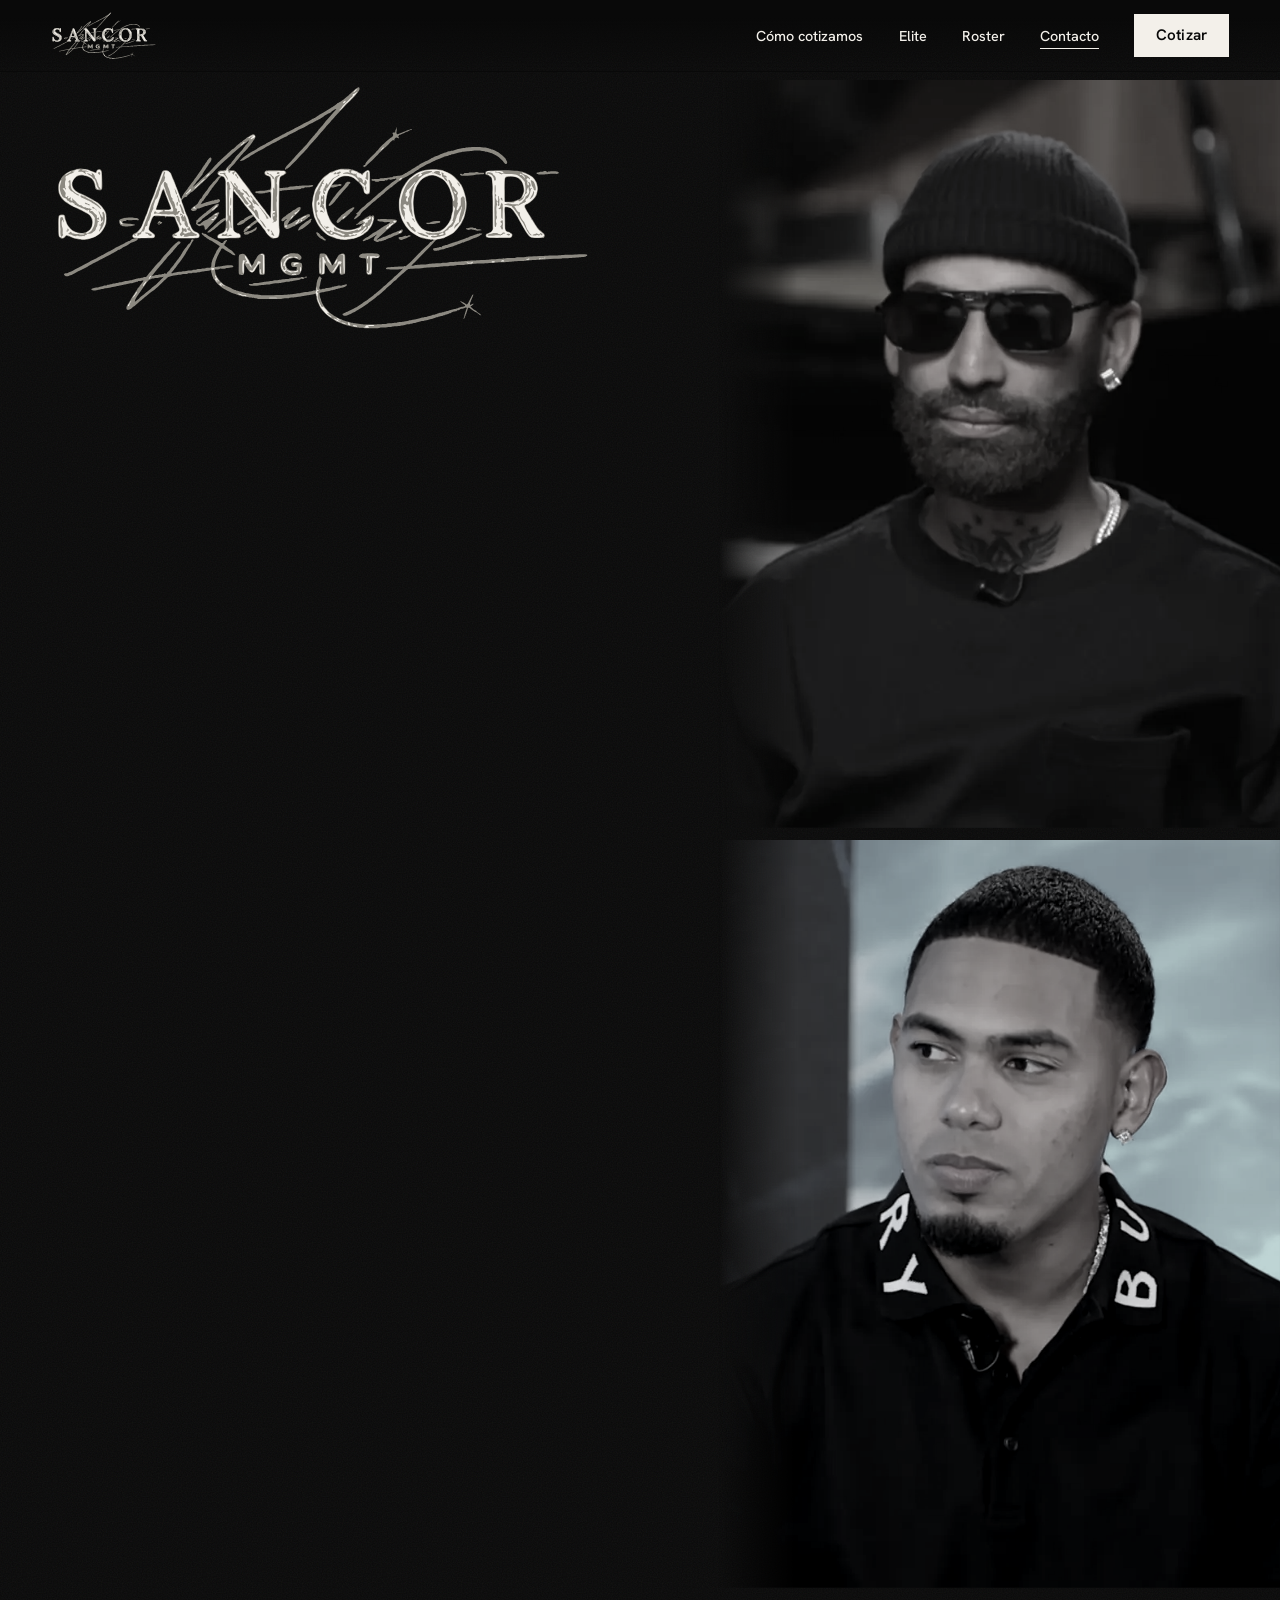
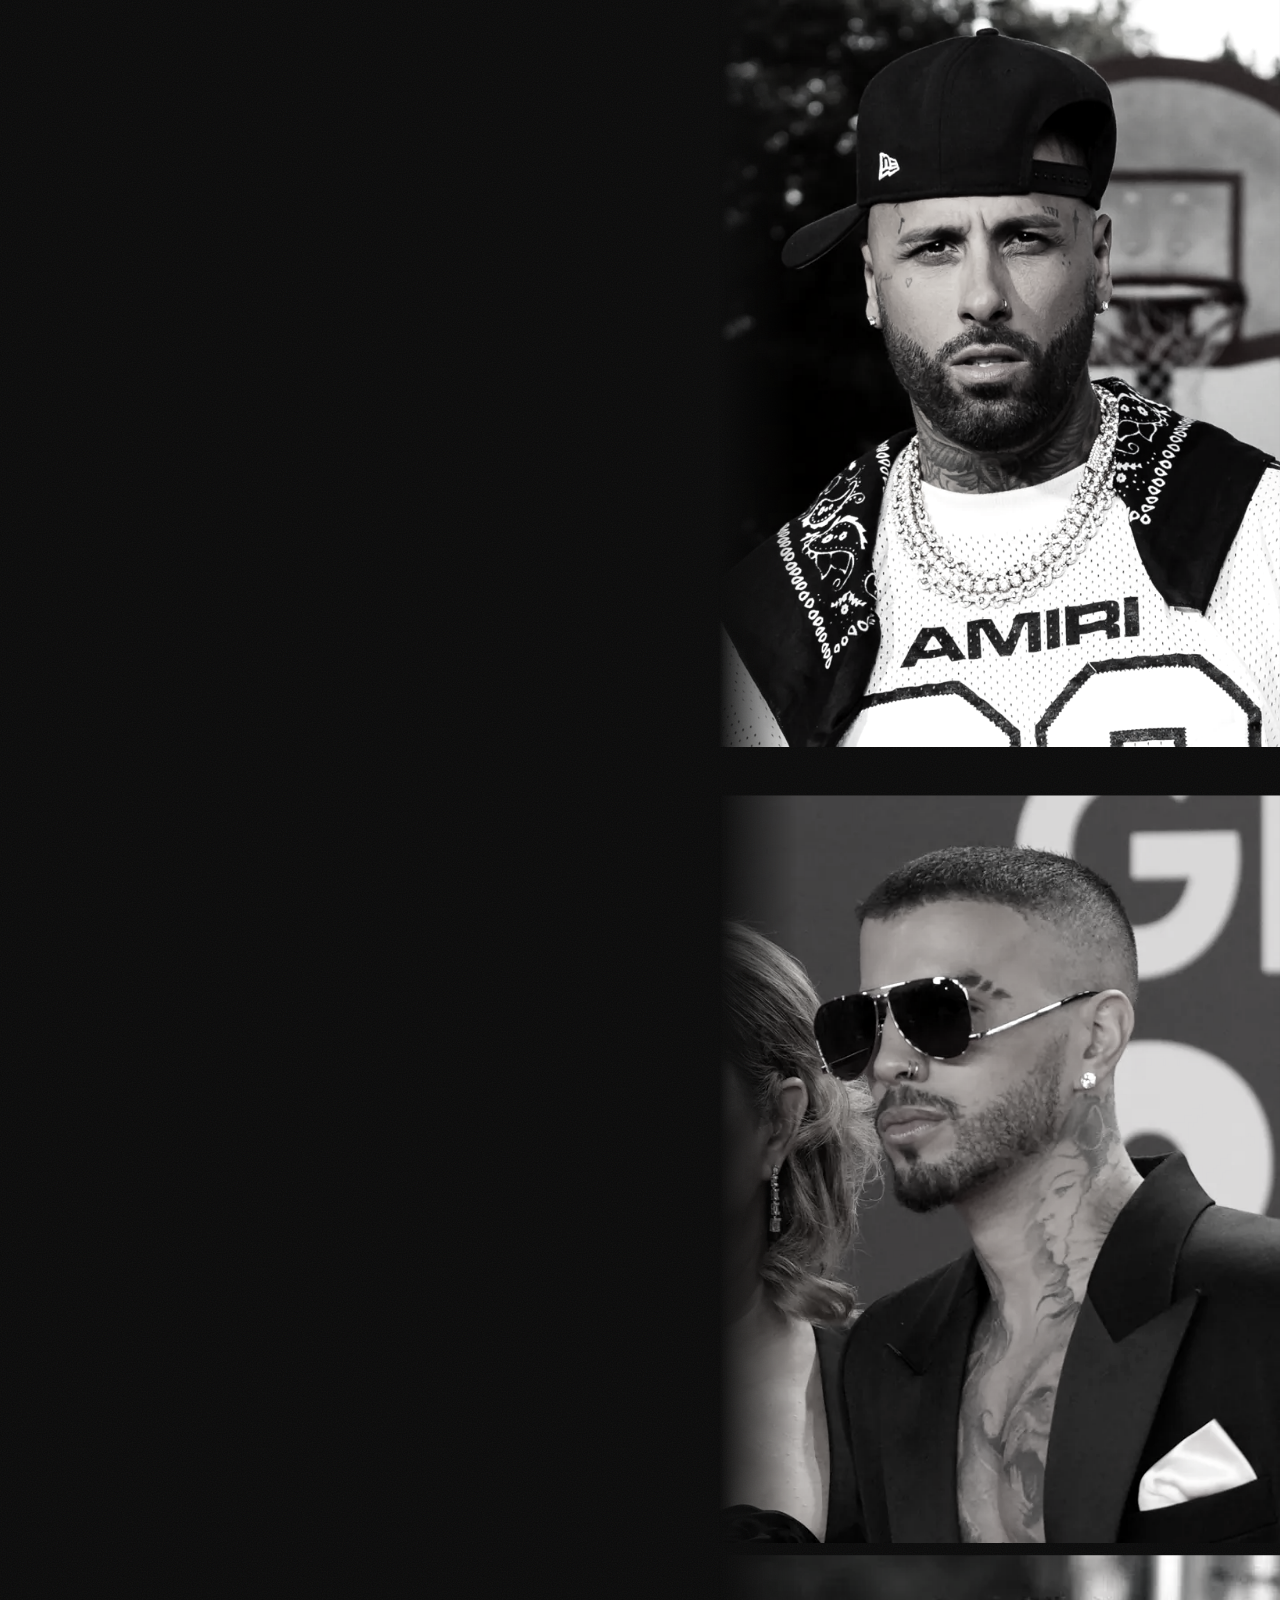
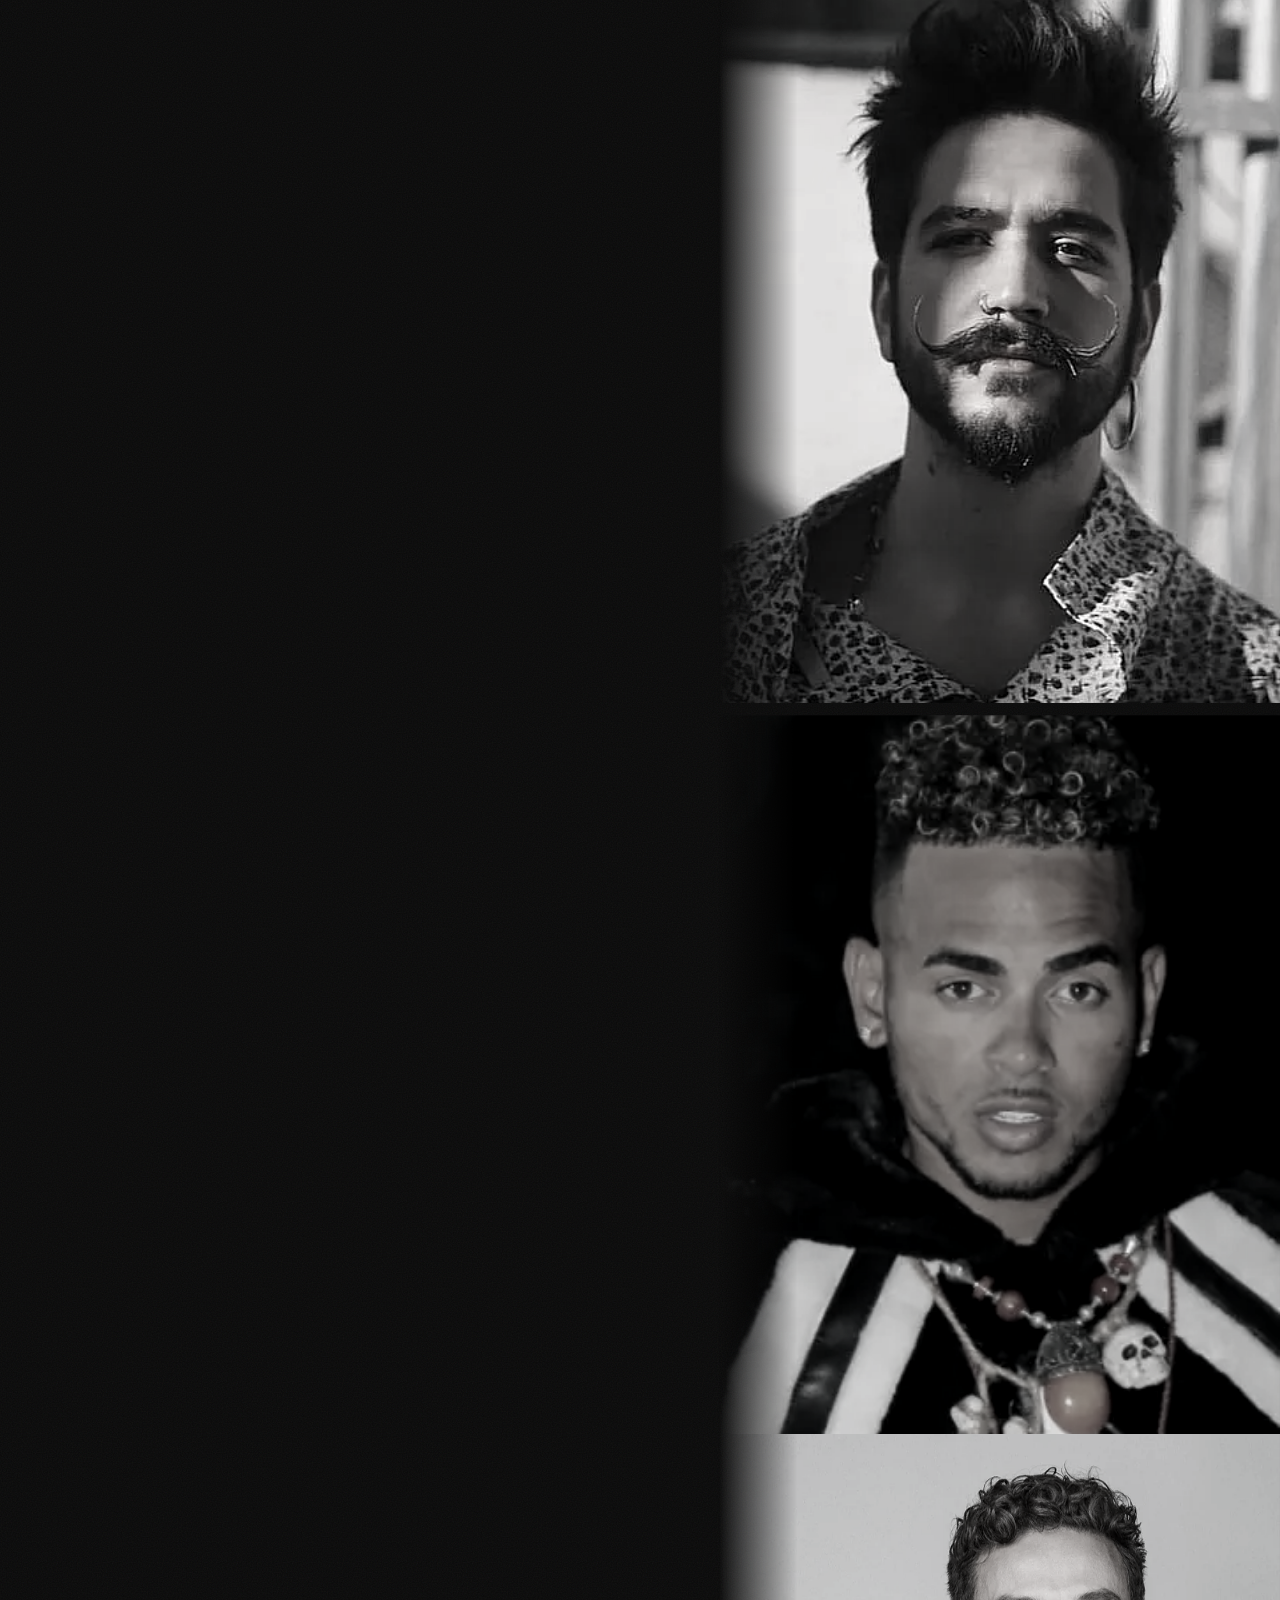
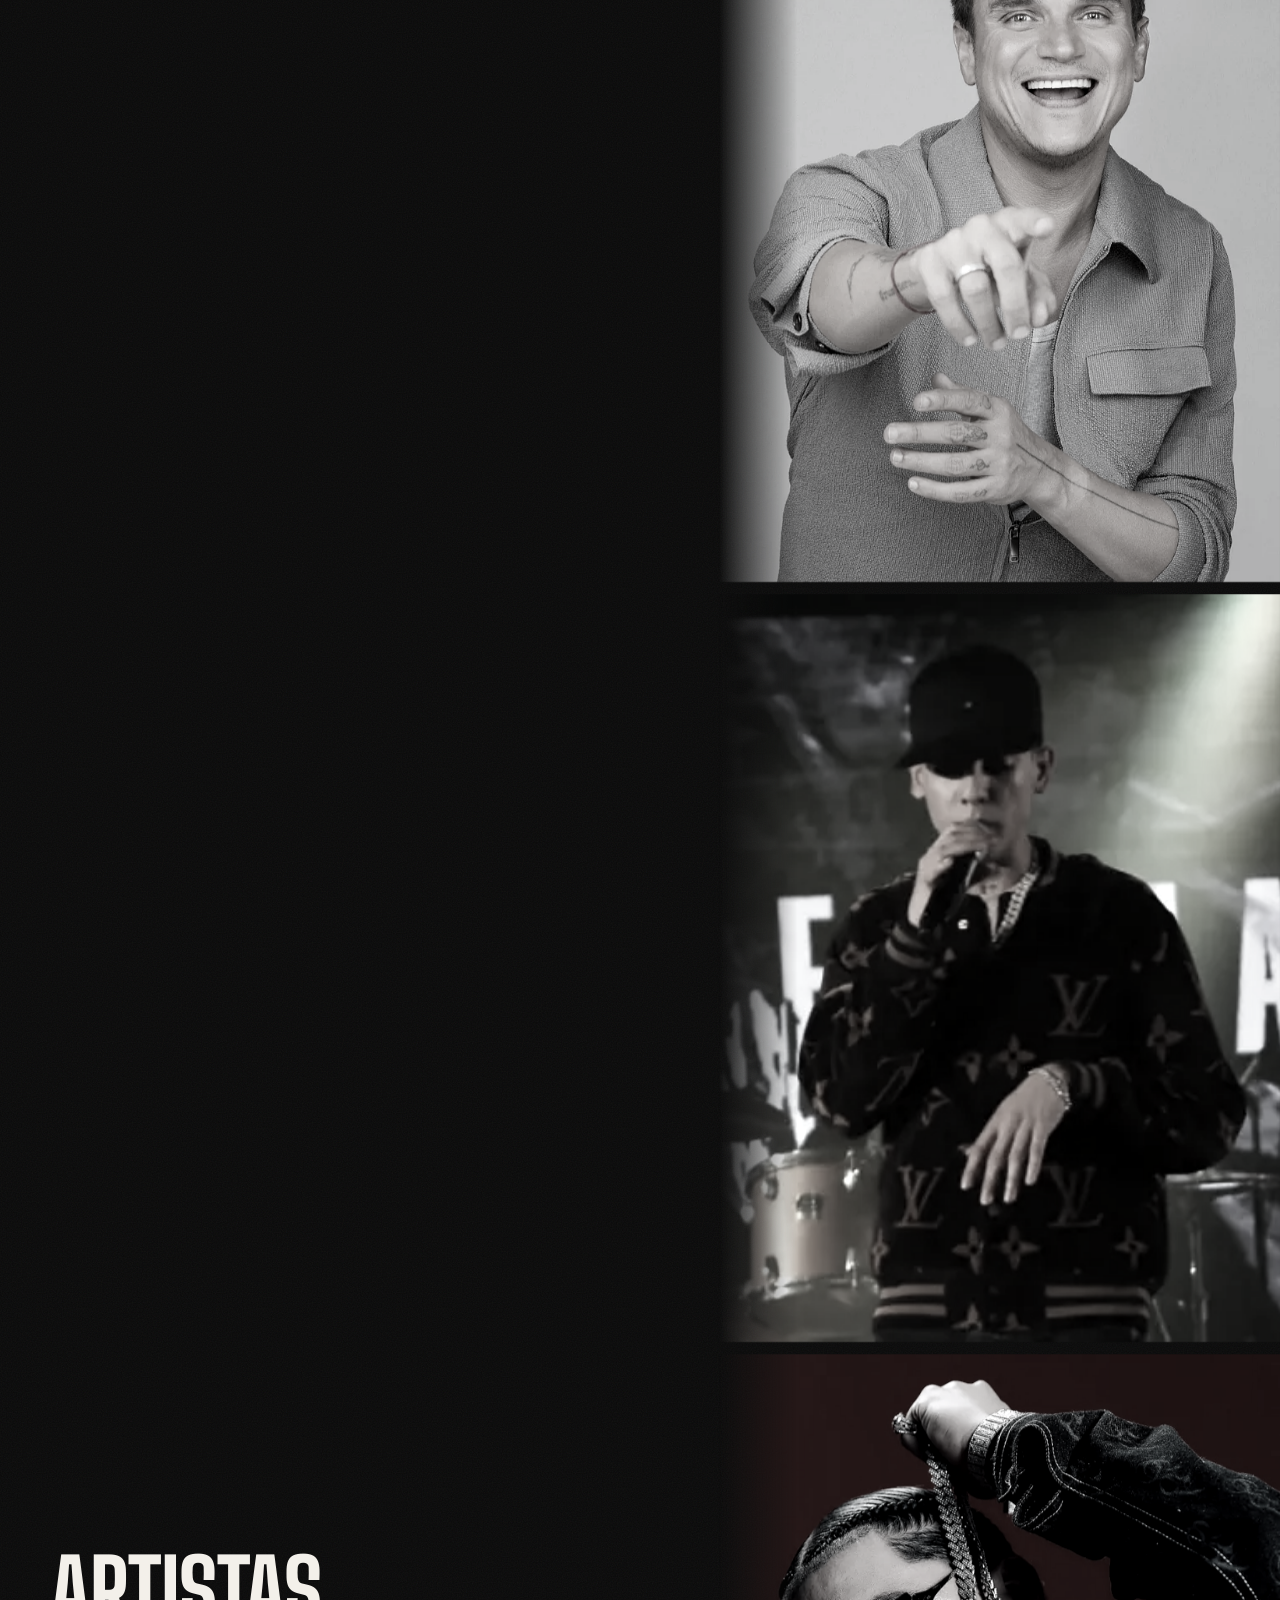
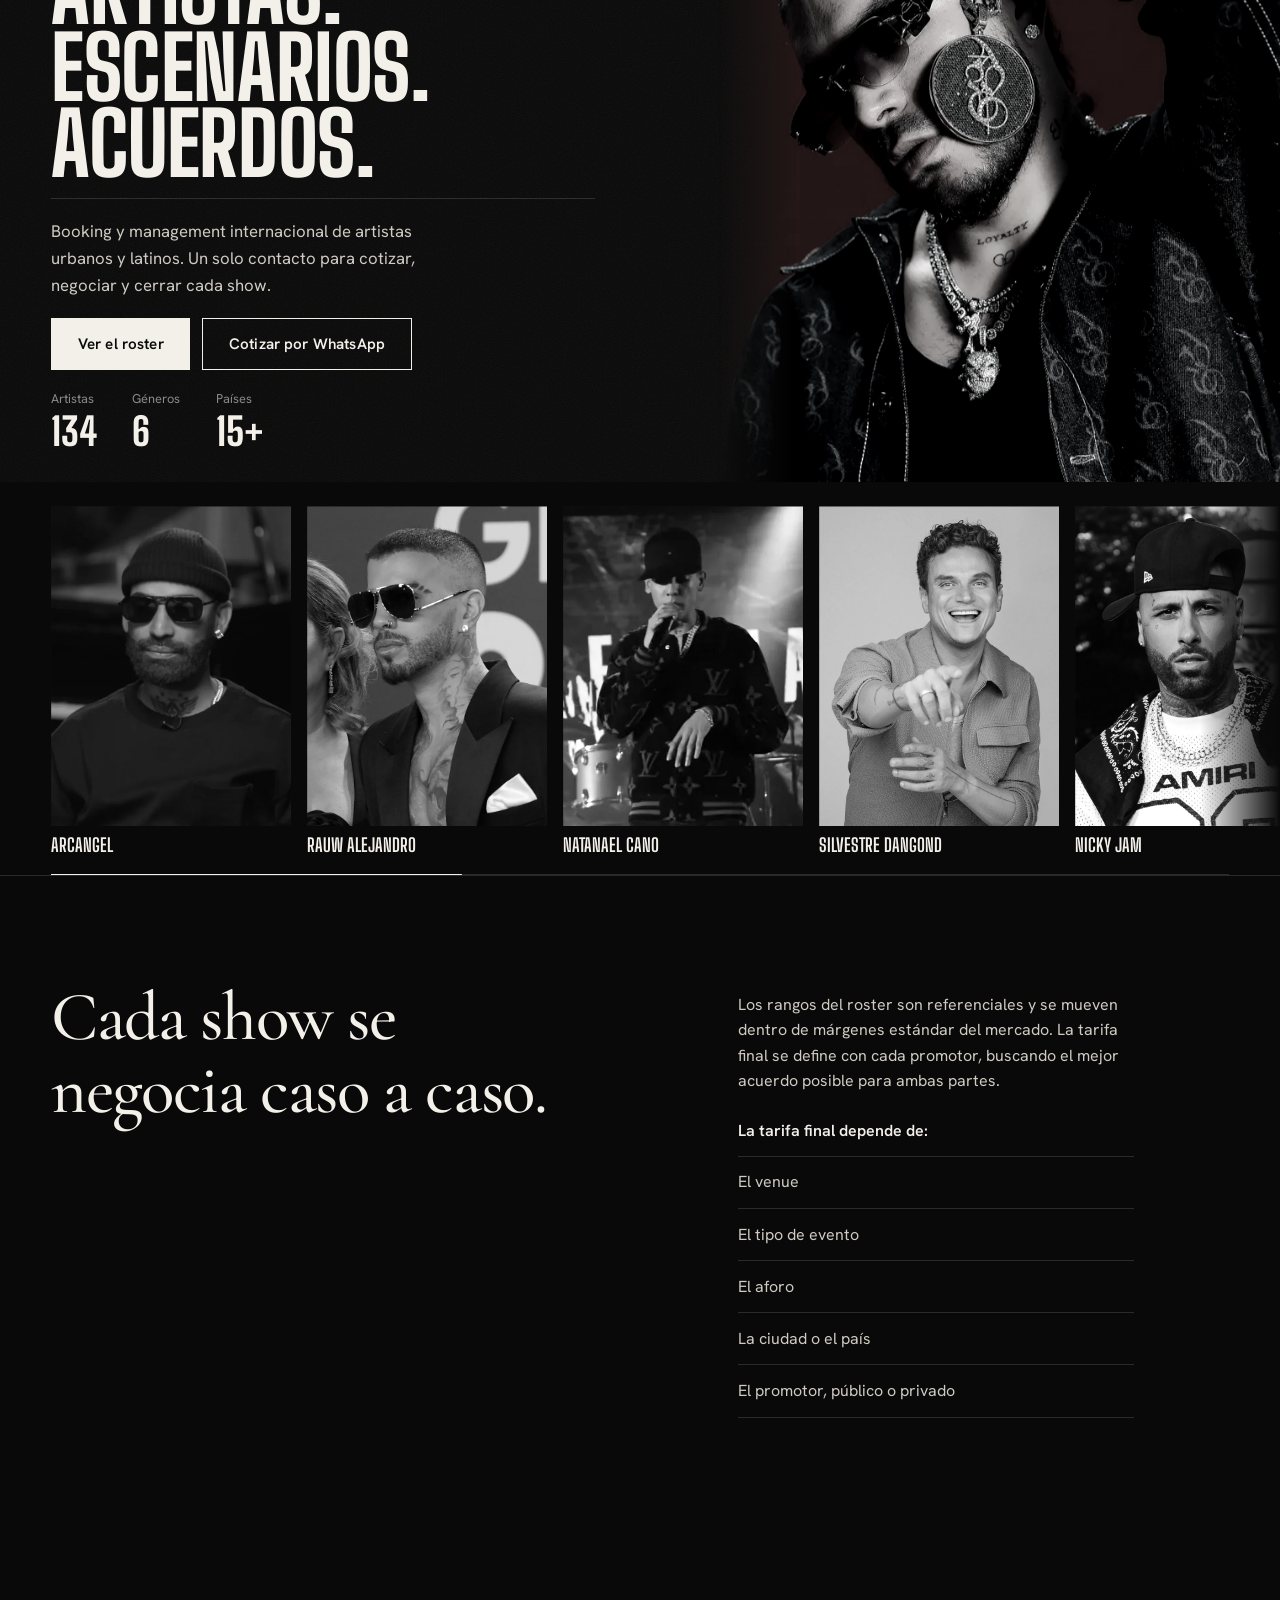
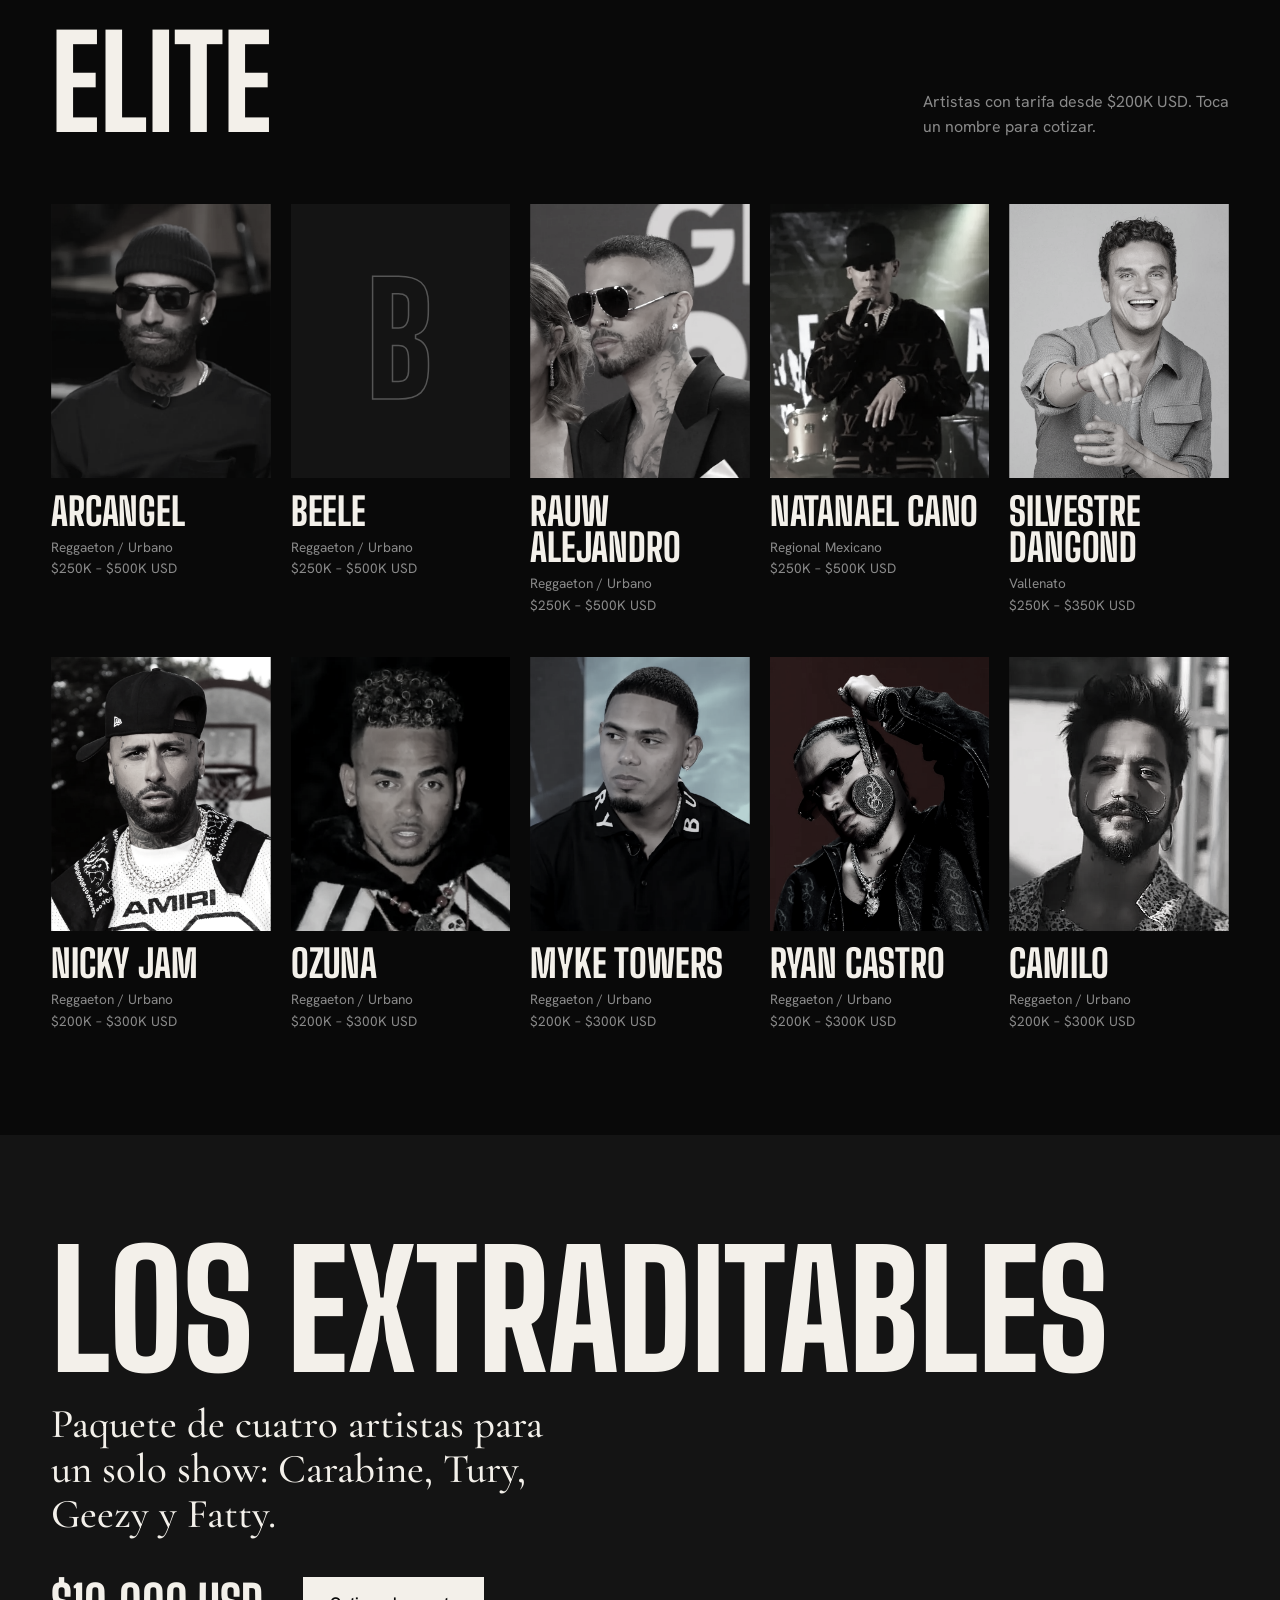
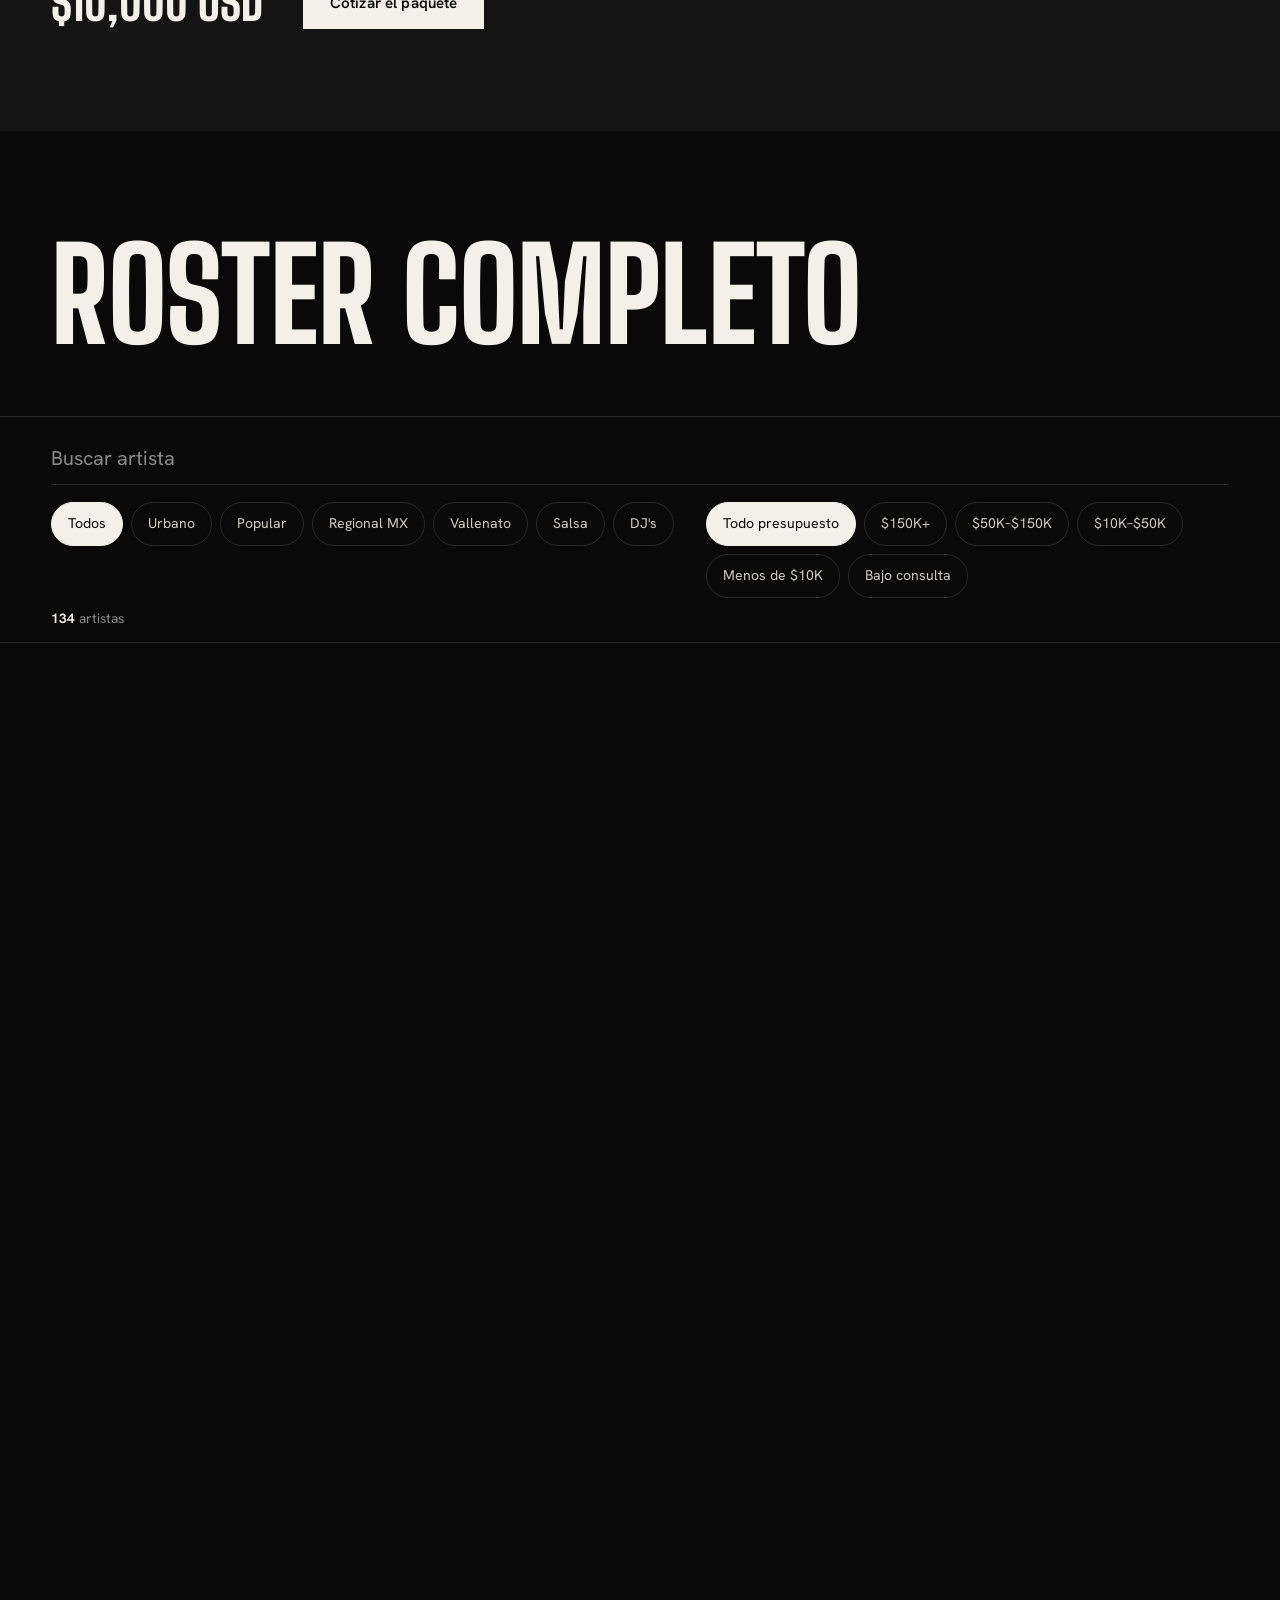
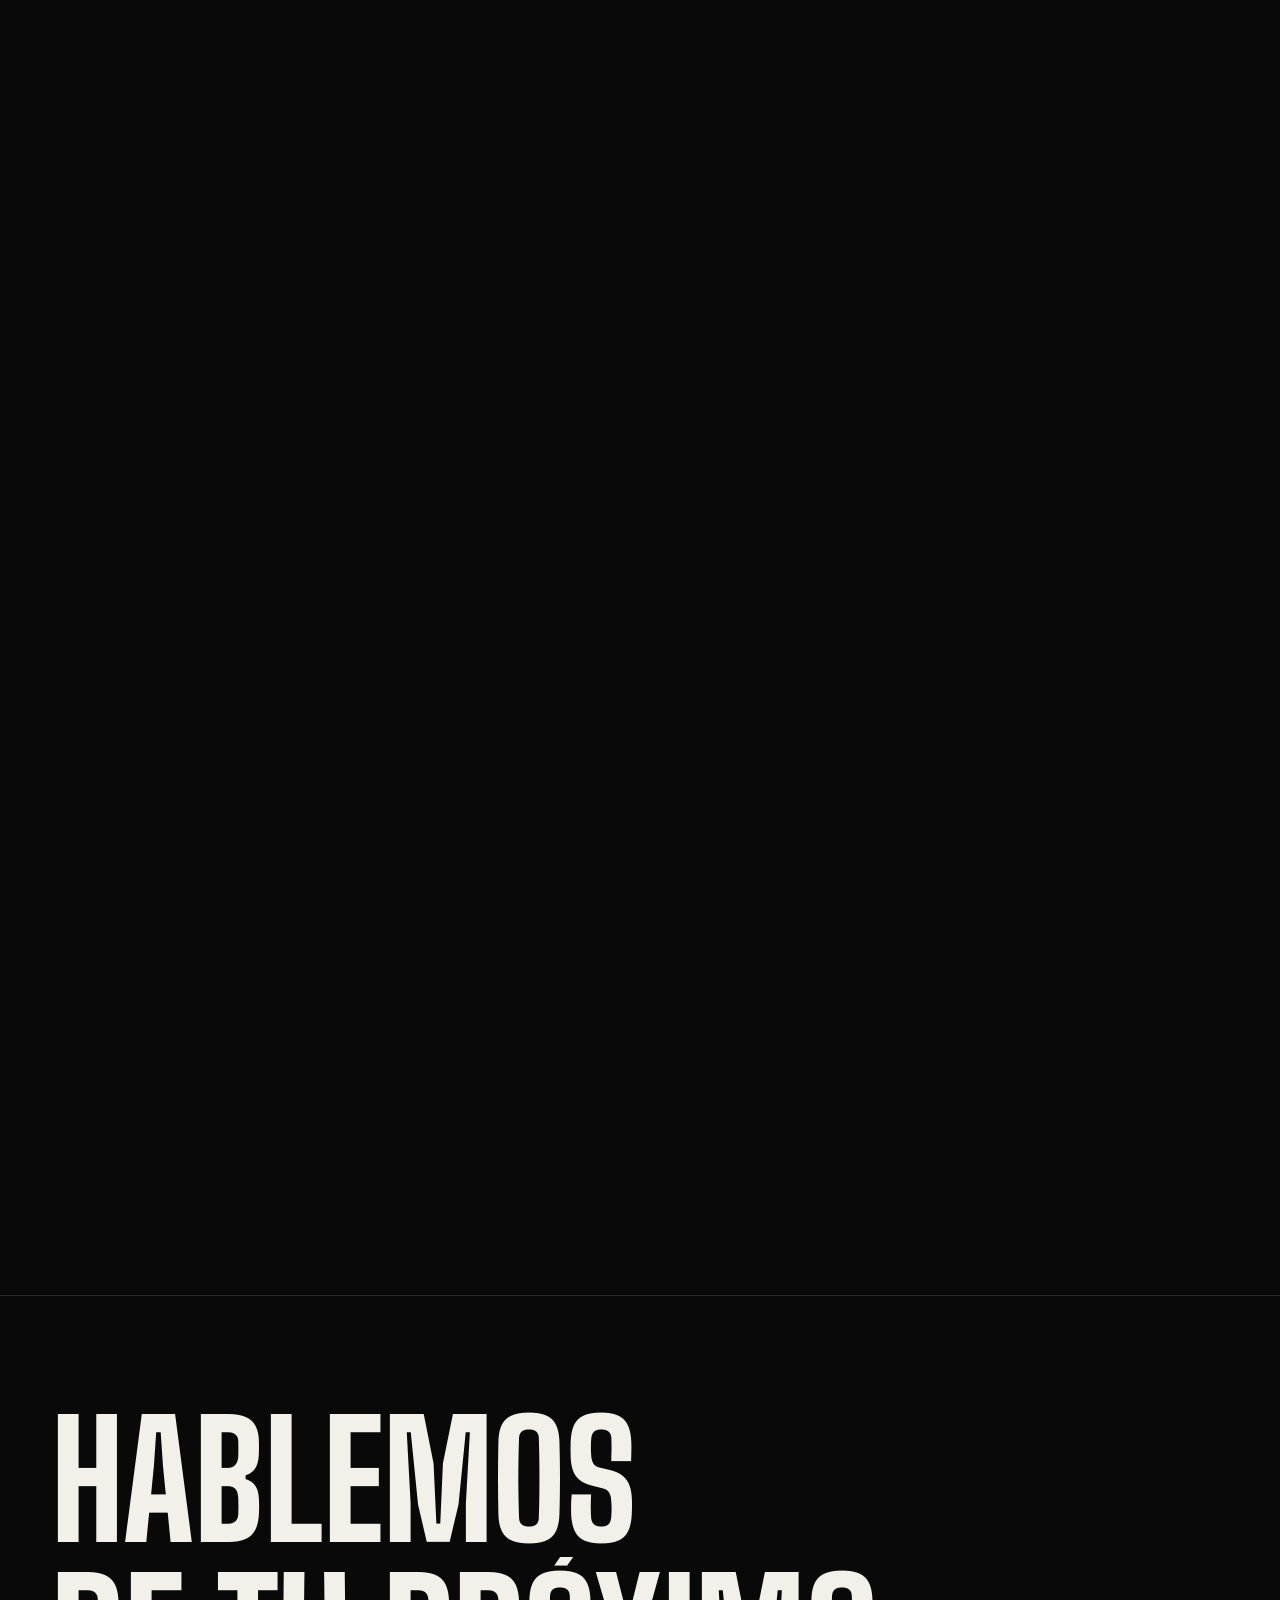
<file: index.html>
<!DOCTYPE html>
<html lang="es">
<head>
<meta charset="UTF-8">
<meta name="viewport" content="width=device-width, initial-scale=1, viewport-fit=cover">
<meta name="color-scheme" content="dark">
<!-- Decisión del dueño: el sitio se mantiene fuera de buscadores (lista de tarifas). Quitar la línea siguiente para indexarlo. -->
<meta name="robots" content="noindex, nofollow">
<meta name="theme-color" content="#090909">
<title>SANCOR MGMT — Booking y management de artistas</title>
<meta name="description" content="Booking y management internacional. 134 artistas urbanos y latinos en 6 géneros. Cada show se negocia caso a caso.">
<link rel="canonical" href="https://sancormgmt-blip.github.io/sancor-roster/">
<meta property="og:type" content="website">
<meta property="og:title" content="SANCOR MGMT — Booking y management de artistas">
<meta property="og:description" content="134 artistas urbanos y latinos. Cotiza tu próximo show con SANCOR.">
<meta property="og:url" content="https://sancormgmt-blip.github.io/sancor-roster/">
<meta property="og:image" content="https://sancormgmt-blip.github.io/sancor-roster/og.jpg">
<meta property="og:image:width" content="1200">
<meta property="og:image:height" content="630">
<meta property="og:locale" content="es_CO">
<meta name="twitter:card" content="summary_large_image">
<link rel="icon" href="favicon.svg" type="image/svg+xml">
<link rel="preload" href="fonts/big-shoulders-display-latin-800-normal.woff2" as="font" type="font/woff2" crossorigin>
<link rel="stylesheet" href="css/styles.css">
<script>document.documentElement.classList.add('js');</script>
<script src="js/main.js" defer></script>
</head>
<body>
<a class="skip" href="#roster">Saltar al roster</a>
<div class="progress" aria-hidden="true"></div>

<header class="site-header" id="top">
  <a class="brand" href="#top" aria-label="SANCOR MGMT, inicio"><img src="img/sancor-logo.svg" alt="" width="832" height="390"></a>
  <nav class="nav" id="nav" aria-label="Principal">
    <a href="#cotizar">Cómo cotizamos</a>
    <a href="#elite">Elite</a>
    <a href="#roster">Roster</a>
    <a href="#contacto">Contacto</a>
    <a class="btn btn-solid nav-cta" href="https://wa.me/573178850263?text=Hola%2C%20quiero%20informaci%C3%B3n%20sobre%20el%20roster%20de%20artistas" target="_blank" rel="noopener noreferrer">Cotizar</a>
  </nav>
  <button class="menu-btn" id="menuBtn" aria-expanded="false" aria-controls="nav"><span class="menu-label">Menú</span><span class="menu-icon" aria-hidden="true"></span></button>
</header>

<main>
<section class="hero" aria-labelledby="hero-title">
  <div class="hero-copy">
    <div class="hero-sign"><svg xmlns="http://www.w3.org/2000/svg" viewBox="0 0 832 390" role="img" aria-label="SANCOR MGMT"><defs><path id="sg-letters" fill="#f3f0ea" fill-rule="evenodd" d="M481.5 378.8C481.1 378.7 480.5 378.6 480.1 378.5C479.0 378.3 479.1 377.8 480.4 377.3C481.1 377.0 481.3 376.7 481.2 376.3C480.9 375.1 492.6 374.2 494.3 375.3C495.2 375.9 494.0 376.1 489.8 376.1C486.0 376.2 483.8 376.7 485.2 377.2C488.2 378.3 485.2 379.6 481.5 378.8ZM464.7 377.0C462.0 376.6 460.6 375.6 462.1 375.2C464.2 374.7 466.5 375.0 467.5 376.0C468.8 377.3 468.1 377.5 464.7 377.0ZM454.9 374.5C453.9 373.9 453.8 373.7 454.4 373.1C454.6 372.8 454.6 372.5 454.4 372.1C453.9 371.1 453.9 371.0 454.8 371.0C455.8 371.0 456.8 371.8 456.6 372.4C456.4 372.8 456.7 373.3 457.4 374.0C458.7 375.2 456.8 375.5 454.9 374.5ZM448.9 373.0C448.2 372.9 447.5 372.6 447.2 372.4C447.0 372.2 446.5 372.0 446.1 372.0C445.1 372.0 444.0 371.4 444.0 371.0C444.0 370.2 448.5 371.3 450.1 372.4C451.5 373.4 451.3 373.5 448.9 373.0ZM441.2 369.8C440.2 369.4 439.1 369.0 438.7 369.0C437.7 369.0 435.0 367.5 433.3 366.1C431.5 364.5 432.8 364.2 435.4 365.6C436.4 366.2 437.6 366.7 437.9 366.7C438.3 366.7 439.0 367.2 439.6 367.8C440.1 368.5 440.8 369.0 441.1 369.0C441.3 369.0 441.9 369.4 442.5 369.8C443.8 370.8 443.3 370.8 441.2 369.8ZM440.2 367.0C438.1 366.2 436.2 364.6 436.8 364.1C437.1 363.8 439.2 364.6 439.7 365.2C439.9 365.5 440.9 366.1 441.7 366.5C444.6 368.0 443.6 368.3 440.2 367.0ZM428.0 362.8C427.4 362.5 426.3 361.8 425.6 361.2C424.9 360.5 424.2 360.0 424.0 360.0C422.2 360.0 412.5 348.4 411.0 344.4C410.7 343.5 409.9 341.8 409.3 340.5C407.8 337.1 406.9 334.1 407.2 332.8C407.3 332.0 407.2 331.3 406.7 330.4C406.3 329.6 406.0 328.7 406.0 328.3C406.0 327.9 405.7 327.0 405.3 326.3C404.6 325.1 404.6 325.1 405.4 323.3C406.1 322.0 406.3 321.0 406.2 319.6C406.2 316.9 406.8 316.3 407.0 319.0C407.2 321.2 407.2 321.2 408.4 321.1C409.9 321.0 410.1 322.0 408.7 322.3C406.7 322.8 406.2 325.3 408.0 325.3C408.8 325.3 408.8 326.0 408.2 327.3C407.7 328.2 408.0 333.1 408.5 334.0C408.6 334.2 408.8 335.2 409.0 336.2C409.4 337.9 410.7 341.1 412.2 343.7C412.5 344.1 412.9 345.1 413.2 345.7C413.8 347.2 414.9 347.7 415.5 346.9C416.1 346.1 416.0 346.1 418.6 349.1C420.0 350.6 421.8 352.6 422.6 353.5C425.9 356.9 426.4 357.9 424.4 356.9C422.4 355.9 422.3 355.8 422.3 356.5C422.3 357.0 425.2 359.5 426.9 360.6C429.1 361.9 430.0 363.6 428.0 362.8ZM117.9 345.8C117.4 345.3 117.7 344.3 118.8 343.1C119.3 342.3 120.1 341.2 120.5 340.6C120.9 340.0 121.3 339.2 121.5 338.9C122.1 338.0 122.7 337.5 122.7 337.9C122.7 338.0 122.4 338.5 122.1 339.0C121.0 340.5 120.1 342.5 119.9 343.8C119.6 345.6 118.7 346.5 117.9 345.8ZM124.7 333.7C124.7 333.1 127.0 329.3 127.3 329.3C127.4 329.3 127.9 328.6 128.4 327.6C129.2 325.8 131.2 323.4 131.5 323.7C131.8 324.1 130.4 327.0 129.3 328.2C128.8 328.8 128.3 329.6 128.3 329.8C128.3 330.1 127.9 330.6 127.5 330.9C127.0 331.2 126.1 332.1 125.6 332.8C125.1 333.5 124.7 333.9 124.7 333.7ZM333.6 333.7C332.9 333.2 334.3 333.1 340.1 333.0C345.2 333.0 347.4 333.3 345.1 333.8C343.7 334.1 334.1 333.9 333.6 333.7ZM296.5 330.3C296.1 330.2 295.2 330.0 294.5 330.0C291.9 330.0 285.3 327.5 285.3 326.6C285.3 326.4 285.7 326.4 286.1 326.5C286.5 326.6 287.4 326.8 288.2 327.0C288.9 327.2 290.3 327.7 291.2 328.1C292.5 328.8 293.2 329.0 295.1 329.0C297.5 329.0 299.3 329.6 298.8 330.4C298.6 330.7 297.4 330.7 296.5 330.3ZM259.3 314.4C257.9 313.5 257.0 312.5 257.0 311.8C257.0 311.7 257.5 311.7 258.2 311.7C259.3 311.9 259.4 311.8 259.2 310.9C258.8 309.5 259.9 309.7 261.6 311.6C262.5 312.5 263.8 313.6 264.5 314.1C266.5 315.6 265.3 315.6 263.1 314.1C260.0 312.0 259.0 312.0 260.7 314.1C261.9 315.7 261.4 315.7 259.3 314.4ZM140.7 314.8C140.7 313.4 141.6 311.7 143.4 309.9C145.8 307.5 146.5 307.3 145.5 309.3C143.9 312.5 140.7 316.1 140.7 314.8ZM253.6 308.4C250.9 305.5 250.2 304.2 251.3 303.9C252.2 303.7 252.2 302.8 251.3 301.4C250.3 299.7 250.5 297.8 251.6 298.9C252.0 299.3 252.5 300.2 252.6 300.9C252.8 301.6 253.4 302.7 254.0 303.3C254.5 303.9 255.0 304.5 255.0 304.7C255.0 304.9 255.5 305.6 256.0 306.2C257.9 308.4 256.9 308.8 254.9 306.6C254.0 305.6 253.5 305.3 253.3 305.6C252.9 306.0 253.3 307.0 254.4 308.2C255.6 309.5 254.9 309.7 253.6 308.4ZM149.5 303.6C149.7 303.4 150.0 302.9 150.3 302.6C150.5 302.3 150.8 301.5 151.0 301.0C151.2 299.7 152.1 299.0 152.7 299.6C153.0 299.9 153.0 300.2 152.7 300.7C152.0 302.1 151.5 302.9 151.0 303.5C150.5 304.1 149.2 304.2 149.5 303.6ZM368.7 297.7C367.9 297.2 368.7 296.6 370.1 296.7C370.9 296.7 372.0 296.7 372.6 296.5C374.4 296.1 376.0 297.2 374.5 297.8C373.7 298.1 369.2 298.0 368.7 297.7ZM484.8 296.6C483.9 296.1 483.7 295.7 483.7 294.6C483.7 293.5 484.0 293.4 484.8 294.3C485.9 295.5 487.0 295.2 486.8 293.9C486.7 293.1 486.8 292.5 487.5 291.5C488.8 289.6 489.0 272.9 487.7 271.1C486.9 270.0 487.1 269.6 488.4 269.7C488.8 269.8 490.3 269.7 491.7 269.5C493.7 269.3 494.7 269.4 496.1 269.8C497.7 270.4 497.9 270.4 499.2 269.9C500.8 269.2 501.7 269.7 501.0 271.0C500.5 271.9 499.4 272.1 496.1 271.8C491.6 271.4 491.6 271.4 490.9 272.4C490.3 273.2 490.3 273.9 490.2 283.9C490.0 296.0 490.1 295.7 487.5 296.5C485.4 297.1 485.7 297.1 484.8 296.6ZM320.0 296.0C319.2 294.6 319.2 289.0 320.0 289.0C320.6 289.0 321.1 291.1 320.9 292.7C320.7 294.1 320.8 294.5 321.5 295.3C322.0 295.8 322.2 296.3 322.1 296.5C321.7 296.9 320.3 296.6 320.0 296.0ZM414.8 296.3C414.5 296.0 414.5 295.7 414.8 295.2C415.1 294.8 415.3 293.6 415.3 292.2C415.3 290.9 415.3 286.4 415.4 282.2C415.4 277.9 415.3 273.6 415.2 272.6C414.9 270.6 414.9 270.6 416.0 270.7C417.1 270.8 417.2 270.9 417.2 272.0C417.2 273.1 419.1 276.7 420.2 277.9C421.0 278.8 420.8 280.2 420.0 279.5C418.3 278.0 418.0 279.7 418.0 289.2C418.0 294.9 417.9 295.6 417.4 296.1C416.7 296.8 415.3 296.8 414.8 296.3ZM324.6 296.2C324.2 295.2 323.9 279.1 324.1 272.0C324.2 268.1 324.0 267.7 322.2 267.7C320.9 267.7 320.5 267.4 321.0 266.8C321.8 265.9 325.5 266.9 326.0 268.1C326.3 268.8 326.3 295.5 326.0 295.9C325.6 296.3 324.7 296.5 324.6 296.2ZM293.0 293.4C292.5 290.4 292.5 281.0 293.0 280.0C293.2 279.7 293.3 278.6 293.3 277.7C293.3 275.8 293.7 275.4 295.0 276.0C295.8 276.3 296.2 276.3 296.8 276.1C297.7 275.7 298.1 276.4 297.3 276.8C295.3 278.1 295.0 279.4 295.0 287.0C295.0 294.1 294.8 295.6 293.8 295.9C293.6 296.0 293.3 294.9 293.0 293.4ZM442.5 295.4C441.8 294.8 441.9 287.0 442.6 285.3C443.1 284.1 443.8 285.7 443.7 287.7C443.5 289.9 443.6 293.7 443.8 294.9C444.1 296.2 443.4 296.4 442.5 295.4ZM411.4 295.2C410.9 294.7 410.9 272.6 411.4 271.9C411.9 271.1 412.4 273.4 412.1 274.8C411.8 275.6 411.8 276.9 412.1 278.4C412.3 279.8 412.3 282.1 412.2 283.6C412.1 285.1 412.2 287.3 412.4 288.4C412.6 289.6 412.7 290.8 412.7 291.2C412.7 291.5 412.7 292.7 412.7 293.8C412.7 295.7 412.2 296.2 411.4 295.2ZM357.7 294.2C356.2 293.1 354.3 291.0 354.3 290.4C354.3 290.3 353.9 289.5 353.3 288.7C351.8 286.7 351.2 279.5 352.3 277.7C352.8 277.0 352.9 277.6 353.2 281.3C353.3 283.3 353.6 285.0 354.0 285.8C354.3 286.6 354.7 287.5 354.8 288.0C355.3 290.0 357.4 291.5 358.1 290.3C358.7 289.4 358.7 289.1 358.4 288.2C358.1 287.6 357.8 286.4 357.6 285.5C357.2 283.6 356.7 283.1 356.1 283.9C355.5 284.9 354.8 283.9 355.3 282.8C355.5 282.4 355.7 281.5 355.7 281.0C355.7 279.8 356.8 277.3 357.6 276.8C358.0 276.5 358.4 275.9 358.5 275.4C359.0 273.0 363.8 270.3 367.5 270.3C370.8 270.3 370.2 271.5 366.7 272.0C363.7 272.4 361.5 274.2 359.2 277.8C358.8 278.4 358.2 279.3 357.9 279.7C357.2 280.8 357.6 283.1 359.4 286.6C360.6 288.9 360.7 289.4 360.4 290.1C360.2 290.5 360.0 291.1 360.1 291.5C360.2 292.2 359.4 292.3 358.2 291.8C357.1 291.4 357.6 292.7 359.1 294.0C360.9 295.7 359.9 295.8 357.7 294.2ZM447.7 293.2C447.8 292.1 447.6 289.0 447.4 286.3C447.1 282.5 447.0 273.3 447.3 268.8C447.4 267.8 446.5 267.4 444.9 267.6C443.9 267.7 443.6 267.7 443.7 267.3C444.0 266.6 447.5 266.7 448.2 267.4C448.9 268.1 449.5 292.8 448.9 294.6C448.4 296.3 447.6 295.4 447.7 293.2ZM363.5 293.4C361.8 292.5 361.1 292.0 361.1 291.4C360.9 290.6 362.2 290.3 362.8 291.0C364.0 292.2 369.4 293.3 371.4 292.8C372.6 292.6 374.0 292.3 374.7 292.3C375.5 292.3 376.0 292.1 376.5 291.4C377.2 290.5 377.2 290.5 377.8 291.4C378.6 292.6 378.3 293.3 377.2 293.3C376.7 293.3 376.0 293.5 375.6 293.7C375.2 293.9 373.6 294.2 372.0 294.2C370.4 294.3 368.4 294.5 367.5 294.5C366.1 294.6 365.5 294.5 363.5 293.4ZM429.7 294.0C429.4 293.5 429.4 293.3 429.8 293.2C430.1 293.1 430.6 292.9 430.8 292.8C431.1 292.8 431.3 292.4 431.3 292.1C431.3 291.7 431.7 291.3 432.2 291.1C432.7 290.8 433.0 290.4 433.0 289.9C433.0 289.5 433.6 288.3 434.3 287.3C437.6 282.8 438.3 281.6 438.3 280.6C438.3 277.8 440.4 276.5 443.2 277.5C444.9 278.2 444.9 278.3 443.9 279.8C443.4 280.4 443.0 281.2 442.8 281.6C442.6 282.3 442.6 282.3 442.0 281.6C441.2 280.5 440.4 281.2 438.5 284.6C434.2 292.4 430.8 296.0 429.7 294.0ZM305.5 293.2C303.1 291.9 303.7 290.4 306.2 291.4C307.7 291.9 308.6 291.5 309.4 289.7C309.7 288.9 310.4 287.8 310.9 287.3C312.3 285.9 314.6 282.2 315.3 280.2C316.2 277.5 316.4 277.3 318.6 277.4C320.7 277.5 321.0 278.0 320.3 279.7C320.0 280.5 319.8 280.6 318.7 280.6C317.3 280.5 315.8 282.5 312.0 289.3C309.5 293.8 308.1 294.7 305.5 293.2ZM381.0 292.4C380.5 291.4 381.0 285.7 381.6 285.7C382.7 285.7 383.1 291.5 382.0 292.5C381.4 293.0 381.4 293.0 381.0 292.4ZM483.3 288.9C483.2 284.5 483.3 280.2 483.7 279.9C484.9 278.6 485.4 289.2 484.3 291.4C483.6 292.6 483.3 291.9 483.3 288.9ZM245.7 290.1C244.5 288.6 245.5 286.4 247.0 287.4C247.6 287.8 247.9 287.9 248.5 287.6C249.7 287.1 250.2 287.6 249.8 289.1C249.5 290.1 249.4 290.2 248.4 290.1C247.7 290.0 247.3 290.1 247.1 290.5C246.8 291.2 246.5 291.1 245.7 290.1ZM304.9 285.3C304.2 284.6 303.7 283.7 303.7 283.3C303.6 281.1 303.6 281.1 299.1 280.5C297.4 280.2 297.3 279.5 298.8 278.7C299.3 278.5 299.7 278.1 299.7 277.9C299.7 277.2 297.9 273.1 297.3 272.5C297.0 272.1 296.7 271.4 296.7 270.9C296.7 270.4 296.5 269.7 296.3 269.2C295.5 266.9 298.2 269.5 299.6 272.2C300.2 273.4 300.8 274.4 301.0 274.5C301.6 274.9 303.3 278.7 303.3 279.7C303.3 280.2 303.8 280.9 304.5 281.6C305.1 282.2 305.7 283.3 306.0 284.0C306.2 284.7 306.6 285.4 306.8 285.5C307.5 285.7 307.5 286.7 306.8 286.6C306.4 286.6 305.6 286.0 304.9 285.3ZM371.2 283.8C370.9 283.5 371.0 280.9 371.3 280.4C371.9 279.4 377.9 279.0 378.7 279.8C379.3 280.6 378.6 281.1 376.5 281.3C374.8 281.4 374.5 281.5 373.6 282.7C372.6 283.9 371.8 284.3 371.2 283.8ZM427.0 281.8C426.5 281.2 425.9 280.4 425.6 279.9C425.3 279.5 424.7 279.0 424.3 278.8C423.7 278.6 422.1 275.7 421.5 273.7C421.4 273.2 420.9 272.4 420.5 271.9C419.9 271.2 419.7 270.5 419.7 269.5C419.7 267.5 420.4 267.5 421.6 269.7C422.1 270.6 423.3 272.6 424.3 274.1C427.8 279.5 429.5 284.6 427.0 281.8ZM433.8 281.2C433.4 280.3 436.8 274.3 437.7 274.3C438.5 274.3 437.9 276.7 436.7 278.7C435.3 281.1 434.1 282.1 433.8 281.2ZM637.5 280.7C636.7 280.3 635.5 279.1 635.7 278.8C635.9 278.7 636.4 278.9 637.0 279.1C638.7 280.1 644.0 279.5 644.0 278.5C644.0 277.8 644.6 277.9 645.0 278.7C645.4 279.4 643.8 280.7 642.3 280.7C641.9 280.7 640.8 280.7 639.8 280.8C638.9 280.9 637.9 280.9 637.5 280.7ZM674.0 278.7C672.8 277.9 675.5 276.8 677.5 277.3C678.2 277.4 678.8 277.7 678.9 277.9C679.2 278.7 675.1 279.4 674.0 278.7ZM688.5 277.4C688.0 277.3 688.0 277.2 688.9 276.6C689.4 276.3 690.1 275.8 690.3 275.6C690.7 275.4 691.2 275.5 692.5 276.0C694.9 277.1 691.7 278.2 688.5 277.4ZM727.0 274.7C726.4 274.2 727.1 273.7 728.3 273.7C728.7 273.7 729.3 273.5 729.7 273.3C730.6 272.8 732.0 273.2 732.0 273.8C732.0 274.8 728.2 275.5 727.0 274.7ZM483.2 272.7C482.9 270.8 483.5 269.3 484.7 269.3C485.7 269.3 485.7 269.8 484.7 272.1C483.6 274.8 483.5 274.8 483.2 272.7ZM746.5 273.7C745.3 273.2 746.9 272.8 750.7 272.5C752.6 272.4 754.4 272.1 754.7 272.0C755.3 271.7 756.3 271.9 756.3 272.3C756.3 272.5 755.2 272.7 753.8 272.8C752.3 272.9 750.4 273.3 749.5 273.5C747.7 274.1 747.5 274.1 746.5 273.7ZM355.0 272.4C355.0 270.9 360.4 267.3 362.6 267.3C363.8 267.3 363.1 268.0 360.3 269.3C359.1 269.9 357.6 271.0 357.0 271.7C355.6 273.1 355.0 273.3 355.0 272.4ZM375.5 272.4C371.3 270.9 370.7 270.1 374.1 270.5C376.2 270.7 377.7 271.6 377.7 272.6C377.7 273.1 377.2 273.1 375.5 272.4ZM585.9 243.8C585.0 243.6 582.8 243.4 581.1 243.4C578.0 243.4 573.4 242.6 566.3 240.6C561.6 239.4 550.3 232.3 547.3 228.6C546.5 227.7 545.1 226.1 544.2 225.0C543.3 224.0 542.3 222.6 541.9 221.8C541.5 221.1 540.7 219.7 540.0 218.7C537.4 214.8 535.0 208.1 533.5 200.4C532.8 196.9 532.4 185.9 532.9 183.5C535.2 172.7 536.7 168.2 539.1 164.4C540.0 162.9 541.4 160.7 542.0 159.6C544.3 155.5 548.0 151.0 550.0 149.7C551.0 149.1 552.5 147.9 553.3 147.2C557.3 143.5 566.2 139.0 569.6 139.0C570.0 139.0 571.0 138.8 571.7 138.5C575.7 137.3 589.3 136.6 592.7 137.5C593.7 137.8 594.9 138.0 595.4 138.0C598.2 138.0 609.6 142.8 613.1 145.5C616.0 147.6 622.8 154.8 624.5 157.4C625.1 158.4 625.8 159.4 626.0 159.5C628.1 160.8 633.7 176.3 634.2 182.3C634.3 183.6 634.5 185.4 634.7 186.2C635.2 188.1 634.5 197.4 633.6 200.8C633.4 201.6 633.2 202.8 633.0 203.5C632.0 208.7 631.5 210.2 629.3 214.6C626.1 221.0 623.2 225.3 618.2 230.6C615.1 233.9 613.7 234.8 607.0 238.2C600.5 241.6 600.6 241.5 592.2 243.2C590.9 243.4 589.3 243.8 588.7 244.0C588.0 244.2 587.5 244.3 587.5 244.3C587.5 244.3 586.8 244.1 585.9 243.8ZM445.0 243.5C443.0 243.2 440.6 242.9 439.7 242.7C438.9 242.5 437.4 242.2 436.5 242.0C435.6 241.8 433.6 241.0 432.0 240.3C430.5 239.6 429.0 239.0 428.7 239.0C422.8 239.0 409.4 224.9 405.2 214.2C404.7 212.9 404.0 211.3 403.7 210.7C403.0 209.3 402.1 206.1 401.7 203.2C399.6 189.8 399.6 189.8 400.3 186.3C400.7 184.6 401.0 182.5 401.0 181.6C401.0 180.7 401.3 178.9 401.7 177.6C402.1 176.3 402.7 174.1 403.0 172.8C404.2 168.2 405.2 165.8 406.6 164.1C407.0 163.4 408.0 161.8 408.8 160.5C411.1 156.3 416.4 149.8 418.8 148.3C421.5 146.5 423.9 144.7 424.7 143.8C425.7 142.7 427.1 142.0 428.1 142.0C428.5 142.0 430.5 141.2 432.5 140.2C437.3 137.9 440.6 136.9 443.3 136.9C444.5 137.0 446.8 137.0 448.5 137.1C450.2 137.1 451.8 137.3 452.3 137.4C452.7 137.6 453.7 137.6 454.7 137.3C456.9 136.7 458.4 137.7 456.4 138.4C455.0 138.9 455.1 139.4 456.7 140.3C458.5 141.4 457.2 141.9 454.6 141.3C452.8 140.8 450.2 141.2 447.7 142.4C445.8 143.2 446.2 143.5 448.9 143.4C453.1 143.2 458.1 144.2 463.2 146.3C465.7 147.3 471.7 154.1 470.8 154.9C470.5 155.3 468.3 153.9 466.0 151.7C459.8 145.8 446.7 144.7 439.9 149.6C434.0 153.8 431.1 156.6 429.3 160.0C428.6 161.4 427.0 164.0 425.8 165.8C424.5 167.8 423.4 170.0 423.0 171.3C421.3 177.0 421.0 178.2 421.0 179.3C421.0 180.0 420.8 181.5 420.5 182.8C419.9 185.5 420.1 195.9 420.7 197.0C420.8 197.3 421.0 198.1 421.0 198.6C421.0 199.1 421.3 200.4 421.7 201.5C422.0 202.6 422.3 203.7 422.3 204.1C422.3 204.8 426.3 214.1 427.6 216.3C430.7 221.8 439.4 228.2 444.8 229.0C445.9 229.2 447.9 229.5 449.2 229.7C454.8 230.5 460.8 229.7 467.6 227.4C468.7 227.0 470.1 226.7 470.6 226.7C471.2 226.7 471.8 226.3 472.4 225.5C473.8 223.8 475.7 223.8 474.5 225.5C474.2 225.8 474.0 226.5 474.0 226.9C474.0 227.5 473.8 227.7 473.2 227.7C472.6 227.7 472.2 228.0 471.8 228.7C471.3 229.8 470.0 230.0 469.3 229.1C468.7 228.4 467.0 228.7 465.3 229.8C464.5 230.4 463.2 230.8 461.6 231.0C460.3 231.2 458.7 231.5 458.2 231.7C455.0 232.8 449.4 232.4 444.7 230.8C443.8 230.5 442.0 229.9 440.6 229.5C438.2 228.7 437.3 228.2 434.9 226.3C432.9 224.7 432.5 224.8 432.6 227.2C432.7 230.4 433.9 231.8 436.5 231.8C437.7 231.8 439.1 232.1 439.8 232.4C440.6 232.7 441.7 233.0 442.4 233.2C443.0 233.3 443.8 233.6 444.2 234.0C444.5 234.4 445.8 235.0 447.1 235.3C449.6 236.1 449.9 236.7 448.3 237.5C447.0 238.2 446.4 238.1 445.0 237.3C442.3 235.8 440.4 235.0 439.3 235.0C438.5 235.0 437.5 234.6 436.3 233.8C435.2 233.1 434.1 232.7 433.3 232.7C431.8 232.6 429.7 231.7 428.5 230.4C427.3 229.1 427.0 229.1 427.0 230.1C427.0 231.3 426.6 231.4 424.1 231.1C421.6 230.9 421.4 230.7 418.7 227.2C417.8 226.1 416.6 224.6 415.9 223.9C415.2 223.1 414.7 222.3 414.7 222.1C414.7 221.9 414.2 221.2 413.7 220.6C412.7 219.3 412.3 218.4 411.7 216.0C411.4 215.1 410.7 213.7 409.9 212.8C408.2 210.7 407.3 209.0 407.3 207.5C407.3 206.9 407.0 205.9 406.7 205.2C405.9 203.9 406.2 202.4 407.5 201.2C408.7 200.3 408.5 199.2 407.2 199.5C406.4 199.7 406.4 199.7 406.1 195.0C405.6 187.6 406.2 184.3 408.0 184.3C409.4 184.3 410.2 182.1 410.0 177.9C410.0 176.3 410.1 175.8 410.8 175.0C411.5 174.2 412.3 171.6 412.3 170.3C412.3 170.1 412.0 170.1 411.5 170.2C410.5 170.4 410.3 169.4 411.2 168.7C411.4 168.4 411.7 167.7 411.7 167.1C411.7 165.6 412.4 163.9 413.7 162.4C414.6 161.4 414.7 161.1 414.5 160.1C414.3 158.9 414.7 158.5 415.7 159.1C416.3 159.4 416.4 159.4 416.9 158.8C417.4 158.1 417.3 157.5 416.5 157.6C415.7 157.8 415.9 156.6 417.2 154.0C418.0 152.4 418.2 151.7 417.9 151.7C417.2 151.7 414.2 155.1 413.4 156.7C413.0 157.6 411.7 160.0 410.5 162.0C409.3 164.1 407.9 166.8 407.4 168.0C407.0 169.2 406.4 170.4 406.1 170.7C402.7 174.6 401.5 193.7 404.2 203.2C404.5 204.1 404.7 205.4 404.7 206.0C404.7 206.5 405.0 207.6 405.3 208.3C405.7 209.1 406.0 209.8 406.0 210.1C406.0 210.4 406.6 211.8 407.3 213.2C408.1 214.6 408.7 216.0 408.7 216.2C408.7 219.4 424.3 236.3 427.2 236.3C427.7 236.3 428.3 236.5 428.6 236.7C429.5 237.1 432.7 236.7 432.7 236.1C432.7 235.2 435.2 235.9 440.5 238.1C442.9 239.2 444.6 239.7 445.6 239.7C446.4 239.7 447.4 239.9 447.8 240.2C448.4 240.6 449.0 240.7 449.6 240.5C450.1 240.4 451.3 240.2 452.3 240.2C456.7 240.0 460.6 239.4 462.1 238.7C463.0 238.3 464.2 238.0 464.8 238.0C466.2 238.0 468.3 237.0 468.3 236.4C468.3 235.8 466.6 235.9 465.1 236.5C464.3 236.9 463.4 237.0 462.6 236.8C461.5 236.6 460.9 236.8 459.4 237.5C457.6 238.5 457.6 238.5 456.4 237.8C453.9 236.5 455.4 234.8 458.4 235.7C460.1 236.2 460.9 236.1 461.2 235.3C461.5 234.4 462.3 234.0 464.7 233.8C468.9 233.5 470.7 232.9 472.4 231.6C473.3 231.0 474.7 230.1 475.7 229.8C476.6 229.5 477.3 229.2 477.3 229.0C477.3 228.9 477.9 228.1 478.6 227.3C479.4 226.5 480.2 225.5 480.6 225.0C481.3 224.2 481.3 224.2 482.0 224.9C482.9 225.8 482.6 226.5 480.3 228.6C479.5 229.3 478.5 230.3 478.0 230.8C474.8 234.3 473.9 235.3 474.2 235.3C474.7 235.3 477.3 233.6 477.6 233.1C477.8 232.8 478.9 231.9 480.2 231.0C483.1 229.1 485.1 226.4 484.9 224.8C484.6 223.6 485.1 222.7 485.7 223.2C487.2 224.8 491.8 215.1 491.0 212.2C490.3 209.7 491.9 208.6 492.9 210.8C493.5 212.4 493.5 212.9 492.7 214.4C492.3 215.1 492.0 216.0 492.0 216.4C492.0 220.6 485.4 230.2 480.3 233.4C479.3 234.1 478.1 235.0 477.7 235.5C477.2 236.0 475.6 237.0 474.2 237.7C467.3 240.9 464.8 241.8 461.0 242.4C457.2 242.9 454.7 243.3 452.8 243.6C450.7 244.0 449.8 244.0 445.0 243.5ZM46.9 243.5C46.8 243.3 45.4 243.1 43.8 243.0C38.1 242.5 35.1 241.7 31.8 240.1C25.8 237.0 23.1 236.7 21.5 238.9C19.4 241.6 17.3 242.4 16.1 241.0C15.8 240.6 15.2 240.3 14.9 240.3C12.1 240.3 11.9 238.7 11.9 222.8C11.9 206.2 11.7 207.0 16.8 206.7C19.8 206.6 20.3 206.9 20.3 208.8C20.3 209.4 20.9 211.3 21.5 213.2C22.2 215.0 22.9 217.2 23.2 218.0C24.5 223.0 29.9 229.3 34.7 231.6C37.9 233.1 44.8 235.2 45.4 234.8C45.9 234.5 51.0 235.0 51.0 235.4C51.0 236.5 45.0 236.8 43.4 235.8C42.8 235.4 41.8 235.3 38.9 235.4C34.6 235.5 33.2 235.0 31.5 233.2C30.3 231.9 29.5 231.7 29.2 232.6C29.1 233.0 28.4 233.7 27.6 234.1C25.7 235.5 26.3 236.2 29.6 236.3C30.3 236.3 31.0 236.6 31.3 236.8C33.2 238.5 37.8 239.7 38.8 238.7C39.4 238.1 39.7 238.0 40.4 238.3C42.5 239.1 46.5 239.4 47.6 238.9C48.4 238.5 48.8 238.4 49.6 238.7C50.5 239.1 50.7 239.0 51.4 238.4C51.8 238.0 52.7 237.5 53.4 237.2C54.1 236.9 54.8 236.4 55.1 236.0C55.4 235.5 55.8 235.3 56.8 235.3C60.5 235.3 62.4 234.7 64.2 233.0C65.1 232.1 66.2 231.2 66.6 231.0C67.3 230.7 68.7 228.1 68.7 227.0C68.7 226.7 69.1 225.7 69.7 224.9C70.6 223.6 70.8 222.8 71.0 220.7C71.3 217.8 71.5 217.3 72.2 217.3C72.8 217.3 73.4 216.3 73.1 215.7C72.9 215.5 72.6 215.5 72.3 215.7C71.3 216.3 71.0 216.0 71.0 214.3C71.0 212.5 71.2 212.4 72.4 213.3C73.7 214.3 73.8 214.2 73.5 212.2C73.2 209.9 72.8 209.6 71.8 210.8C70.7 212.2 70.2 211.6 70.2 208.8C70.2 206.8 70.1 206.6 69.4 206.3C68.9 206.1 67.3 204.7 65.7 203.1C62.9 200.4 62.8 200.3 61.6 200.5C60.6 200.6 60.3 200.6 60.1 200.2C59.8 199.4 61.0 198.3 61.7 198.5C62.1 198.6 62.3 198.5 62.3 198.2C62.3 197.9 62.1 197.7 61.7 197.7C61.3 197.7 60.6 197.3 60.1 196.9C59.4 196.2 59.1 196.2 58.6 196.4C58.1 196.7 57.8 196.7 57.0 196.2C56.5 195.9 55.8 195.7 55.4 195.7C55.1 195.7 54.4 195.4 53.9 195.2C53.4 194.9 52.5 194.7 52.0 194.7C50.7 194.7 48.5 193.6 47.7 192.6C47.1 191.9 46.6 191.7 45.0 191.5C43.8 191.3 42.8 191.0 42.6 190.8C42.3 190.5 41.9 190.1 41.7 189.8C41.4 189.5 39.8 188.1 38.2 186.5C36.6 184.9 35.1 183.7 35.0 183.7C34.4 183.7 33.7 182.6 33.7 181.8C33.7 181.3 33.5 181.0 33.2 181.0C32.6 181.0 32.2 182.5 32.7 183.3C33.4 184.7 32.5 185.1 30.7 184.2C29.5 183.6 29.3 182.3 30.2 181.0C31.2 179.7 30.2 179.4 28.3 180.5C26.0 181.7 24.6 180.8 26.2 179.0C26.7 178.4 26.5 177.3 25.8 177.3C25.6 177.3 25.2 177.7 24.9 178.2C24.1 180.0 21.3 178.7 21.9 176.7C22.0 176.2 22.1 175.4 22.2 175.0C22.2 174.5 22.4 173.8 22.5 173.4C22.6 173.0 22.4 172.4 21.9 171.7C21.4 171.2 20.7 170.1 20.4 169.3C19.9 168.2 19.5 167.7 18.9 167.5C17.1 167.1 18.1 165.3 20.1 165.3C20.8 165.3 21.0 165.5 20.9 166.1C20.8 166.9 22.3 167.9 22.8 167.3C23.3 166.9 22.7 165.4 22.0 165.2C21.4 165.0 21.4 164.8 21.7 164.3C22.0 163.8 22.0 163.2 21.7 162.4C21.2 160.3 21.4 154.6 22.1 153.6C22.6 152.9 22.7 152.3 22.5 151.4C22.4 150.7 22.2 149.8 22.1 149.3C21.9 148.1 23.4 146.5 25.1 146.2C26.0 146.0 26.6 145.6 27.2 144.8C27.9 144.0 28.3 143.7 29.1 143.7C30.3 143.7 34.6 141.7 35.5 140.7C36.1 140.0 36.1 140.0 34.4 140.0C32.5 140.0 32.1 139.5 33.8 139.1C34.3 139.0 35.8 138.5 37.0 137.9C38.7 137.1 39.7 136.9 41.5 136.9C44.9 136.8 45.2 137.2 42.6 138.4C40.1 139.6 41.4 140.4 45.6 140.4C48.1 140.4 48.8 140.6 50.8 142.1C52.4 143.3 53.1 143.6 53.9 143.0C54.3 142.8 54.1 142.6 53.2 142.1C51.1 140.8 52.1 139.7 54.9 140.1C55.6 140.2 56.7 140.4 57.3 140.5C58.9 140.8 58.3 140.3 55.7 139.2C54.0 138.4 53.2 138.3 51.2 138.3C47.9 138.4 47.7 138.4 47.7 137.9C47.7 136.3 54.6 137.0 60.2 139.2C61.4 139.6 63.3 140.3 64.3 140.7C65.2 141.0 66.3 141.5 66.7 141.8C68.2 142.8 70.0 142.1 70.0 140.4C70.0 137.0 75.1 136.5 76.7 139.7C77.6 141.3 77.9 165.2 77.1 166.3C76.4 167.3 75.7 167.2 75.4 166.0C75.3 165.4 74.9 164.8 74.4 164.6C73.5 164.1 72.4 161.6 72.4 159.9C72.3 159.4 72.0 158.3 71.6 157.6C71.1 156.8 70.5 155.2 70.2 154.0C69.7 152.5 69.2 151.4 68.4 150.6C67.5 149.7 67.2 149.0 67.1 147.9C67.0 146.8 66.7 146.2 66.3 145.8C65.9 145.6 65.7 145.2 65.8 145.1C66.2 144.3 64.5 142.8 62.4 142.2C61.6 141.9 61.6 141.9 62.3 143.1C63.9 145.6 61.5 145.9 58.6 143.5C57.6 142.7 55.3 142.3 55.3 143.0C55.3 143.5 57.4 145.1 58.9 145.7C60.9 146.6 63.2 148.3 64.0 149.7C64.4 150.4 65.2 151.3 65.9 151.6C67.2 152.5 68.3 154.5 69.3 158.5C70.1 161.4 71.2 164.1 72.3 165.7C73.3 167.0 73.2 167.3 71.9 167.3C69.7 167.3 67.7 163.7 67.7 160.0C67.7 157.4 64.2 151.3 61.9 149.9C58.2 147.7 54.9 146.4 52.8 146.0C51.7 145.8 50.1 145.5 49.2 145.4C44.2 144.4 39.9 145.8 36.2 149.7C27.8 158.4 31.7 168.5 46.0 174.8C49.7 176.4 58.5 180.8 59.8 181.7C60.6 182.1 62.4 183.2 64.0 184.0C65.6 184.8 67.1 185.7 67.5 186.0C67.9 186.3 68.6 186.8 69.2 187.1C73.1 189.1 76.9 192.9 81.1 199.1C85.1 204.9 85.5 216.3 82.1 223.5C76.2 235.5 68.7 240.9 54.4 243.2C51.3 243.7 47.3 243.8 46.9 243.5ZM190.0 241.4C187.9 240.9 187.8 240.8 187.3 239.4C186.7 237.7 186.9 237.5 188.8 238.2C190.9 239.0 192.5 238.8 192.6 237.6C192.7 236.7 192.6 236.7 191.2 236.7C188.6 236.7 188.9 235.5 192.0 234.0C196.1 231.9 197.6 229.7 196.5 227.2C196.2 226.4 195.7 224.9 195.3 223.8C194.9 222.7 194.0 220.6 193.4 219.2C191.6 215.4 190.2 211.4 190.3 210.0C190.3 208.8 189.9 208.8 179.3 208.4C175.0 208.2 169.6 207.9 167.3 207.7C155.9 206.7 155.3 207.2 151.6 218.8C148.2 229.3 148.3 229.8 154.1 233.5C158.5 236.4 159.6 239.2 156.9 240.7C155.9 241.3 130.9 241.8 128.4 241.3C125.4 240.7 124.3 239.2 125.5 237.4C126.2 236.5 127.7 236.4 127.7 237.3C127.7 238.0 128.3 238.7 129.1 238.7C129.9 238.7 129.8 238.0 129.0 237.2C128.2 236.3 128.4 236.1 130.5 234.7C132.1 233.7 132.9 232.8 136.4 228.3C137.9 226.5 139.9 222.5 141.5 218.1C141.9 216.7 142.6 215.2 142.9 214.6C143.2 214.0 143.6 212.8 143.9 211.9C144.2 210.9 144.9 209.3 145.4 208.2C146.0 207.1 147.1 204.2 147.9 201.7C148.7 199.3 149.5 196.9 149.8 196.4C150.0 195.9 150.9 193.5 151.8 191.1C153.4 186.3 155.5 180.9 156.9 178.1C158.0 175.7 159.5 171.4 160.3 168.5C160.7 167.2 161.3 165.4 161.7 164.5C162.1 163.6 162.9 161.3 163.6 159.3C164.2 157.4 165.0 155.4 165.3 154.8C165.5 154.3 166.5 151.8 167.4 149.3C170.9 139.3 170.9 139.2 175.1 139.1C180.2 138.9 182.4 140.8 184.5 147.1C185.0 148.6 185.9 150.8 186.5 152.1C187.2 153.3 188.2 155.8 188.8 157.6C189.5 159.4 190.3 161.6 190.7 162.5C192.0 165.6 194.1 171.1 196.1 176.7C196.6 178.2 197.5 180.4 198.0 181.4C198.6 182.4 199.1 183.9 199.2 184.7C199.3 185.5 199.6 186.5 199.9 187.0C200.4 188.1 202.9 195.2 204.6 200.5C205.7 203.9 206.0 204.8 207.3 207.3C209.0 210.6 210.1 213.7 210.6 216.3C210.9 217.4 211.5 219.4 212.1 220.8C212.8 222.1 213.5 223.9 213.8 224.8C215.2 228.6 218.6 232.2 221.5 233.0C225.5 234.0 228.0 238.0 225.9 240.0C224.6 241.2 223.0 241.4 212.0 241.5C206.2 241.6 199.4 241.7 196.8 241.8C193.2 241.9 191.7 241.8 190.0 241.4ZM257.1 241.7C253.3 240.5 255.8 236.1 260.8 235.1C263.5 234.6 268.0 229.8 268.0 227.4C268.0 226.4 268.8 225.9 269.4 226.5C269.7 227.0 269.7 227.2 269.3 228.1C268.6 229.9 268.7 231.8 269.6 231.9C270.1 232.0 270.3 231.8 270.5 231.3C270.7 230.9 271.3 229.7 271.9 228.8C273.3 226.8 273.3 223.6 272.2 218.5C271.8 216.8 271.7 215.9 272.0 215.2C272.4 214.1 272.9 214.1 273.2 215.2C273.3 215.8 273.7 216.6 273.9 217.2C274.3 217.8 274.4 219.3 274.5 221.5C274.5 224.2 274.6 225.1 275.1 225.8C276.2 227.4 276.6 226.0 276.0 223.1C275.7 221.5 275.5 217.4 275.5 208.4C275.5 201.6 275.4 195.9 275.2 195.8C274.8 195.4 274.3 196.4 274.5 197.3C274.5 197.7 274.4 198.8 274.2 199.6C273.8 201.2 273.8 203.6 274.2 205.8C274.5 207.6 273.8 208.4 272.9 207.4C272.1 206.5 271.9 202.6 272.3 197.4C272.5 195.2 272.5 191.4 272.4 187.8C272.2 183.8 272.2 180.9 272.4 179.0C272.6 177.4 272.8 174.3 272.8 172.0C272.8 167.7 273.0 166.9 273.9 167.1C274.8 167.2 274.9 165.7 274.0 165.4C273.4 165.3 273.3 165.1 273.5 163.9C273.9 161.3 272.2 155.7 271.0 155.7C268.9 155.7 268.4 157.5 269.5 160.9C269.9 162.0 269.9 163.1 269.7 164.9C269.6 166.4 269.5 169.9 269.5 172.8C269.7 183.5 269.7 198.9 269.6 202.5C269.5 205.0 269.6 206.7 269.9 207.7C270.6 210.0 269.7 216.3 268.6 216.3C268.2 216.3 267.9 214.8 267.9 213.0C268.0 199.8 267.9 185.2 267.8 180.2C267.6 169.4 267.6 165.7 267.8 160.5C268.1 152.9 265.6 147.0 262.1 147.0C260.3 147.0 256.1 144.9 255.8 143.9C255.2 141.3 260.1 138.5 263.2 139.7C265.0 140.4 269.3 138.4 269.3 137.0C269.3 136.0 270.2 135.1 270.7 135.6C271.1 135.9 271.1 136.1 270.7 136.6C269.9 137.7 269.9 138.1 270.8 139.0C271.5 139.7 271.7 140.1 271.5 140.7C271.3 141.7 271.8 142.1 272.9 141.8C273.4 141.7 273.7 141.3 273.7 140.6C273.9 139.3 275.3 138.9 278.3 139.1C281.1 139.3 281.4 140.3 278.7 141.0C277.8 141.2 277.0 141.5 277.0 141.5C277.0 142.0 278.1 144.0 278.6 144.5C279.3 145.1 279.3 145.1 279.3 144.4C279.3 144.0 279.7 143.2 280.1 142.5C280.6 141.8 281.0 141.2 281.1 141.0C281.3 140.3 282.9 141.3 283.9 142.6C286.4 146.1 293.1 155.0 294.1 156.2C297.6 160.3 302.6 167.0 303.8 169.2C304.3 170.1 305.6 172.0 306.7 173.3C307.7 174.7 309.0 176.4 309.4 177.2C310.5 178.8 312.6 181.5 315.2 184.8C317.2 187.3 318.7 189.3 321.8 193.4C322.7 194.5 324.2 196.3 325.0 197.3C325.9 198.3 327.4 200.4 328.4 202.0C329.4 203.6 330.7 205.2 331.2 205.7C331.7 206.1 332.9 207.7 333.9 209.1C336.3 212.6 336.5 212.4 336.5 207.0C336.6 204.5 336.7 197.4 336.8 191.2C337.2 171.4 337.1 170.0 335.2 170.0C334.7 170.0 334.3 169.8 334.3 169.6C334.3 169.4 334.7 169.4 335.3 169.5C337.3 169.9 337.7 166.6 337.0 154.6C336.6 148.2 336.2 147.5 331.7 146.2C328.9 145.4 327.0 143.1 327.5 141.2C327.8 139.7 329.2 139.5 340.8 139.5C346.7 139.4 352.2 139.3 353.2 139.2C359.3 138.3 360.1 142.5 354.3 145.3C349.2 147.7 349.2 147.6 348.5 167.7C348.0 181.2 348.2 224.5 348.8 227.2C349.9 232.4 348.4 239.8 345.9 240.9C340.8 243.4 331.6 238.5 328.8 231.9C328.6 231.2 327.4 229.6 326.3 228.2C325.1 226.9 323.3 224.5 322.2 223.0C321.1 221.4 319.2 219.1 317.9 217.8C316.7 216.5 314.9 214.2 314.0 212.8C313.0 211.4 311.8 209.6 311.2 209.0C310.5 208.4 309.4 206.8 308.5 205.5C307.7 204.2 305.7 201.7 304.1 199.9C302.5 198.0 300.9 196.1 300.6 195.7C300.3 195.2 299.2 193.8 298.1 192.6C297.0 191.4 295.9 189.9 295.5 189.4C294.5 187.9 291.1 183.2 289.5 181.3C288.8 180.4 287.6 178.8 286.8 177.8C286.1 176.8 285.1 175.7 284.6 175.4C284.2 175.0 283.1 173.7 282.2 172.4C281.4 171.1 280.3 169.8 279.8 169.3C278.8 168.4 278.8 167.8 279.7 167.5C280.6 167.2 281.8 168.0 282.3 169.4C282.6 170.0 283.8 171.5 285.0 172.8C286.2 174.1 287.6 175.8 288.2 176.5C288.7 177.2 289.7 178.5 290.3 179.2C293.3 182.7 294.0 183.6 294.8 185.4C296.6 189.1 300.1 192.2 300.8 190.5C300.9 190.2 301.3 190.0 301.7 190.0C302.5 190.0 302.6 188.9 301.8 188.3C301.5 188.1 301.1 187.4 300.8 186.9C300.5 186.3 299.7 185.2 299.0 184.5C297.9 183.2 295.3 179.6 293.9 177.3C293.2 176.1 293.3 175.4 294.5 175.0C295.6 174.6 295.6 173.8 294.4 173.3C293.9 173.0 293.1 172.6 292.7 172.3C292.2 171.9 291.6 171.7 291.3 171.9C290.5 172.1 289.7 171.5 289.7 170.5C289.6 169.4 287.9 167.7 286.6 167.6C285.5 167.5 285.5 167.5 285.5 165.1C285.5 162.7 285.5 162.7 284.1 161.7C283.2 161.1 282.7 160.4 282.4 159.4C281.8 157.6 280.8 157.0 280.3 158.2C279.9 159.2 280.6 160.8 281.6 161.1C282.4 161.4 283.5 162.6 283.8 163.6C284.1 164.5 283.0 164.7 282.3 163.8C282.0 163.5 281.1 162.5 280.1 161.5C279.2 160.6 278.3 159.5 278.2 159.1C278.1 158.7 277.6 158.2 277.2 157.9C276.8 157.6 276.3 157.0 276.2 156.4C275.9 155.3 275.4 154.6 275.0 154.9C274.4 155.2 274.6 156.1 275.5 157.4C276.0 158.1 276.7 159.2 277.2 159.9C277.6 160.6 278.0 161.6 278.0 162.1C278.0 162.5 278.3 163.3 278.7 163.8C279.5 164.8 279.5 165.4 278.8 166.0C278.5 166.3 278.3 166.8 278.4 167.3C278.5 167.8 278.5 168.4 278.3 168.7C277.8 169.7 278.0 228.5 278.5 229.3C279.5 231.0 280.9 232.5 282.3 233.1C283.1 233.6 284.1 234.2 284.5 234.6C284.9 235.1 285.3 235.3 286.0 235.1C288.3 234.7 290.3 238.5 288.7 240.2C287.9 241.1 285.8 241.2 269.7 241.5C264.2 241.6 259.2 241.8 258.7 241.8C258.2 241.9 257.5 241.9 257.1 241.7ZM669.6 241.0C665.4 240.7 664.2 236.8 667.9 235.6C673.0 233.9 676.4 230.4 676.4 226.8C676.3 224.2 676.0 188.5 675.9 173.0C675.8 165.2 675.7 158.6 675.5 158.3C675.4 158.1 675.2 156.1 675.0 154.1C674.6 148.8 674.0 147.9 668.1 144.5C667.8 144.3 667.7 144.0 667.8 143.7C668.1 143.2 669.7 143.2 670.4 143.8C670.8 144.1 671.7 144.4 672.4 144.5C674.3 144.8 676.8 147.9 677.3 150.6C678.0 154.1 678.4 154.5 679.9 153.5C681.3 152.5 679.7 147.1 677.6 145.8C677.0 145.4 676.3 144.6 676.1 144.0C675.5 142.4 674.2 141.8 669.4 141.1C667.9 140.9 666.7 141.6 666.7 142.7C666.7 143.4 666.4 143.7 665.8 143.4C663.2 142.5 667.5 138.5 670.3 139.2C670.9 139.4 672.6 139.5 674.0 139.5C685.2 138.9 691.0 139.2 691.0 140.3C691.0 140.7 691.3 141.1 691.7 141.3C692.4 141.7 692.6 142.5 691.9 142.7C691.1 143.0 688.3 142.4 687.9 141.8C687.2 141.0 684.3 140.3 683.1 140.7C682.4 141.0 682.0 140.9 681.1 140.5C680.2 140.0 680.0 139.9 679.5 140.3C678.7 141.0 679.4 141.5 681.3 141.6C684.5 141.7 685.6 142.0 686.0 142.9C686.2 143.4 686.6 143.7 687.2 143.7C687.7 143.7 688.4 143.9 688.7 144.2C689.3 144.7 689.4 144.7 690.5 143.9C691.6 143.2 691.9 143.1 692.8 143.4C693.4 143.6 697.1 143.8 701.2 143.8C710.9 143.9 713.9 144.9 718.8 149.6C719.8 150.5 720.8 151.4 721.2 151.7C721.9 152.2 724.0 154.7 724.6 156.0C724.9 156.4 724.9 157.2 724.8 157.8C724.7 158.4 724.8 159.4 725.1 160.2C725.8 162.0 726.0 170.5 725.4 171.6C725.2 172.0 725.0 172.6 725.0 172.9C725.0 173.2 724.7 174.0 724.4 174.7C724.0 175.3 723.7 176.3 723.5 176.8C723.3 177.8 720.4 181.2 720.1 180.9C720.0 180.8 720.5 179.5 721.1 177.9C723.2 173.0 724.1 169.8 723.8 167.7C722.2 152.8 716.6 147.3 703.0 147.2C693.0 147.2 693.3 146.4 693.3 169.5C693.3 179.5 693.4 185.9 693.6 186.3C694.2 187.3 706.9 187.7 708.3 186.8C710.7 185.1 716.0 183.7 715.5 184.9C715.3 185.4 715.5 185.4 717.2 184.9C719.0 184.3 721.8 182.2 722.4 180.9C722.7 180.3 723.4 178.8 724.0 177.6C724.5 176.4 725.0 175.3 725.0 175.1C725.0 174.9 725.6 174.4 726.4 173.9C728.0 173.1 728.3 172.2 727.6 170.6C727.3 169.7 727.3 169.4 728.1 167.7C728.5 166.7 729.1 165.4 729.3 164.9C729.9 163.3 730.5 164.0 730.6 166.5C730.7 167.8 730.9 169.1 731.2 169.5C732.4 171.2 730.2 175.5 727.1 177.6C725.9 178.4 725.3 179.3 725.3 180.3C725.3 180.7 724.4 181.9 723.3 183.0C722.2 184.1 721.1 185.5 720.8 186.0C720.6 186.5 719.9 187.1 719.3 187.3C717.2 188.1 716.6 188.5 716.0 189.5C715.5 190.3 715.2 190.5 714.5 190.4C713.9 190.3 711.2 190.2 708.3 190.2C704.2 190.1 702.7 189.9 701.5 189.4C699.9 188.8 699.7 188.8 697.2 189.3C692.2 190.4 691.8 191.3 696.3 191.3C697.4 191.3 699.2 191.6 700.4 192.0C701.5 192.4 703.0 192.7 703.6 192.7C704.3 192.7 704.7 192.9 704.8 193.3C704.9 193.7 705.9 195.0 707.0 196.2C708.2 197.4 709.6 199.3 710.2 200.3C710.9 201.3 712.0 202.7 712.6 203.5C713.2 204.2 713.9 205.2 714.2 205.8C714.4 206.4 715.0 207.4 715.4 207.9C715.9 208.4 716.7 209.8 717.3 211.0C718.6 213.7 719.5 215.0 721.1 217.2C721.7 218.1 722.8 220.0 723.5 221.3C724.1 222.7 724.9 224.2 725.1 224.7C725.4 225.1 726.0 226.4 726.5 227.4C728.3 231.7 732.9 237.7 734.3 237.7C735.5 237.7 735.3 237.1 733.9 236.1C732.9 235.4 732.0 234.3 731.1 232.8C730.4 231.5 729.5 230.0 729.1 229.5C728.3 228.3 727.1 225.8 726.4 223.5C726.2 222.6 725.6 221.2 725.1 220.5C724.7 219.7 724.3 218.9 724.3 218.6C724.3 218.3 723.8 217.4 723.2 216.8C719.9 213.0 716.8 206.9 717.1 204.8C717.4 202.9 717.1 202.3 716.1 202.3C715.1 202.3 712.2 199.5 711.5 197.8C711.2 197.1 710.3 195.7 709.6 194.8C708.4 193.1 708.3 193.0 709.1 193.0C709.5 193.0 710.3 192.7 710.8 192.3C711.6 191.8 712.2 191.7 713.5 191.9C715.0 192.0 715.3 192.0 716.5 191.0C717.2 190.5 718.6 189.8 719.5 189.5C720.5 189.2 721.4 188.8 721.7 188.5C721.9 188.3 722.5 188.0 723.1 187.9C725.0 187.5 727.8 184.7 726.2 184.7C724.5 184.7 726.2 181.5 728.3 180.8C729.9 180.3 732.4 175.0 733.4 169.8C734.0 166.9 734.2 166.7 735.0 166.7C735.5 166.7 735.7 166.5 735.6 166.1C735.5 165.5 735.0 165.4 733.8 165.8C733.2 166.0 732.9 165.8 732.5 165.0C731.9 163.8 732.0 163.0 733.0 163.0C734.5 163.0 733.7 158.9 731.7 156.5C730.6 155.2 729.3 156.3 730.2 157.6C731.3 159.1 731.3 159.2 730.8 160.3C730.2 161.5 729.5 161.6 729.0 160.7C728.5 159.8 728.2 156.0 728.6 155.6C729.3 154.7 729.2 153.9 728.4 153.7C726.9 153.3 726.8 152.5 727.8 151.2C728.9 149.7 729.8 149.7 731.0 151.1C731.7 151.8 732.1 152.0 732.4 151.8C733.7 150.5 729.3 146.2 725.8 145.3C723.8 144.8 722.1 144.0 720.9 142.8C719.9 141.9 719.7 141.1 720.6 141.5C720.9 141.6 722.1 141.9 723.2 142.2C724.3 142.5 726.5 143.4 728.2 144.3C729.8 145.1 732.1 146.2 733.2 146.8C738.3 149.3 742.1 155.1 743.5 162.5C744.3 167.0 744.2 167.9 742.3 174.2C741.1 177.9 737.8 182.3 734.2 184.9C733.2 185.6 731.9 186.6 731.2 187.2C730.5 187.8 728.9 188.7 727.7 189.2C723.5 190.9 723.0 192.8 725.6 197.2C726.3 198.5 728.5 202.3 730.6 205.7C732.6 209.1 734.4 212.3 734.6 212.9C734.9 213.5 735.4 214.2 735.8 214.5C736.2 214.7 736.8 215.4 737.0 216.1C737.8 218.0 745.1 228.7 746.4 229.9C747.9 231.3 749.3 232.4 751.8 234.2C758.8 239.1 750.9 242.4 736.2 240.9C731.9 240.4 726.8 233.3 715.4 212.2C714.3 210.0 713.1 208.0 712.9 207.7C712.6 207.4 711.9 206.2 711.2 205.0C706.3 196.8 703.2 194.4 697.8 194.1C693.1 193.8 693.2 193.6 693.5 202.5C693.6 206.3 693.8 213.7 693.9 218.8C694.0 230.6 694.5 231.9 699.5 232.8C700.2 233.0 701.2 233.5 701.8 234.0C702.4 234.6 703.1 235.0 703.3 235.0C705.2 235.0 705.5 238.0 703.8 239.8C702.6 241.0 702.6 241.0 698.4 241.0C684.5 241.2 671.5 241.1 669.6 241.0ZM591.2 240.2C592.1 239.9 593.3 239.7 593.8 239.7C594.3 239.7 595.2 239.4 595.9 239.0C596.6 238.7 598.0 238.3 599.0 238.2C601.1 238.0 603.8 236.5 603.5 235.8C602.2 232.4 602.7 230.9 605.4 230.0C607.4 229.3 607.7 229.1 608.2 227.8C608.6 226.9 609.2 226.4 611.5 225.3C614.2 223.9 614.3 223.8 615.1 221.9C615.6 220.7 616.5 219.2 617.0 218.3C617.5 217.5 618.0 216.5 618.0 216.1C618.0 215.7 618.1 215.3 618.3 215.2C618.5 215.1 618.7 214.6 618.7 214.1C618.7 213.6 619.0 212.6 619.5 211.8C620.0 211.0 620.3 210.0 620.3 209.2C620.3 208.2 620.7 207.4 621.3 206.3C621.9 205.5 622.8 203.9 623.4 202.7C624.0 201.5 624.9 200.0 625.4 199.3C626.4 198.2 627.3 195.7 627.3 194.1C627.3 193.7 627.5 193.3 627.6 193.3C628.4 193.3 628.6 196.5 627.8 197.5C627.6 197.8 627.4 198.5 627.5 199.0C627.6 199.5 627.3 200.8 626.7 202.4C626.1 203.8 625.7 205.4 625.7 206.1C625.6 206.7 625.4 207.8 625.1 208.5C624.4 210.4 623.7 214.3 623.9 215.5C624.2 217.3 623.8 218.3 622.8 218.3C621.6 218.3 617.3 222.6 617.3 223.8C617.3 224.3 617.1 225.2 616.8 225.8C615.7 228.1 617.2 227.5 618.7 225.1C619.1 224.5 620.0 223.6 620.7 223.2C621.4 222.7 622.5 221.5 623.3 220.3C624.0 219.2 625.0 218.0 625.4 217.7C626.2 217.0 626.9 215.7 628.6 211.0C629.2 209.4 630.2 207.2 630.7 206.0C631.2 204.8 631.7 203.4 631.7 203.0C631.7 202.6 632.0 201.2 632.5 199.9C633.8 195.8 634.1 189.4 633.1 185.6C632.8 184.5 632.7 183.4 632.8 183.1C633.5 181.3 631.0 176.9 629.9 177.9C629.5 178.3 628.8 178.8 628.4 179.0C628.0 179.2 627.7 179.6 627.7 179.8C627.7 180.0 627.4 180.6 627.0 181.0C626.6 181.4 626.5 181.9 626.6 182.1C626.9 182.6 626.9 192.0 626.6 192.0C626.0 192.0 624.7 193.7 624.7 194.4C624.7 194.8 624.3 195.5 623.9 196.0C623.4 196.5 622.9 197.3 622.8 197.8C622.4 199.0 621.6 199.5 620.8 199.2C620.0 198.9 620.3 195.7 621.3 193.8C621.7 193.0 621.9 192.1 621.8 191.8C621.7 191.4 621.8 190.6 622.1 190.1C622.6 189.3 622.5 189.1 621.9 187.8C621.3 186.6 621.3 186.3 621.6 184.6C622.2 182.0 622.1 180.5 621.4 179.0C620.7 177.7 620.9 176.1 622.2 174.1C622.9 173.1 622.3 171.8 619.6 168.7C618.6 167.5 617.2 165.6 616.5 164.6C615.5 162.9 615.2 162.7 614.3 162.7C613.3 162.7 613.3 162.6 613.4 161.5C613.7 159.8 613.1 158.2 611.5 156.3C610.8 155.3 609.9 154.1 609.6 153.5C609.4 153.0 608.9 152.5 608.6 152.4C607.7 152.2 607.6 153.8 608.3 155.4C608.7 156.2 609.3 158.0 609.7 159.3C610.1 160.7 611.0 163.1 611.7 164.7C612.5 166.2 613.2 168.4 613.5 169.4C613.7 170.5 614.1 171.6 614.3 171.8C615.1 172.8 617.0 179.7 617.0 181.7C617.0 185.5 615.4 187.0 614.9 183.6C614.8 182.5 614.5 181.4 614.3 181.0C614.2 180.7 614.0 179.9 614.0 179.4C614.0 178.8 613.7 177.5 613.4 176.4C613.0 175.4 612.2 172.7 611.5 170.5C607.3 157.2 599.8 149.5 587.8 146.1C580.5 144.0 572.3 146.6 565.2 153.4C560.6 157.7 555.7 168.1 555.0 175.0C554.9 176.4 554.5 179.6 554.2 182.2C553.8 185.3 553.7 187.9 553.8 190.2C554.3 198.3 554.7 202.6 555.1 204.5C555.4 205.6 555.8 207.5 556.1 208.8C558.5 219.7 566.5 229.5 574.0 230.9C574.6 231.0 575.8 231.3 576.6 231.5C577.4 231.8 578.6 232.0 579.4 232.0C580.1 232.0 581.2 232.2 581.9 232.5C582.6 232.8 584.1 233.0 585.7 233.0C587.1 233.0 588.9 232.8 589.7 232.5C590.4 232.2 591.9 232.0 592.8 232.0C594.0 232.0 594.8 231.8 595.5 231.3C596.1 230.9 597.2 230.2 598.2 229.8C603.5 227.0 611.9 215.7 612.5 210.3C612.8 207.9 613.9 203.4 614.5 201.9C614.8 201.2 615.1 199.2 615.1 197.1C615.2 195.1 615.3 193.3 615.3 193.1C615.4 192.3 616.0 192.7 616.3 193.8C616.5 194.4 617.0 195.1 617.3 195.4C618.2 196.2 618.2 196.9 617.2 199.4C616.7 200.9 616.4 202.6 616.2 205.3C616.0 208.1 615.7 209.8 615.0 211.9C613.9 215.0 613.8 215.7 614.5 215.7C615.2 215.7 615.1 216.4 614.2 217.7C613.7 218.3 613.0 219.4 612.5 220.0C612.1 220.7 610.7 222.0 609.4 223.0C608.2 224.0 607.0 225.1 606.7 225.5C604.6 228.5 599.2 232.7 597.3 232.7C596.5 232.7 594.8 233.0 593.6 233.4C591.7 233.9 590.1 234.1 585.7 234.2C580.3 234.3 578.8 234.1 574.5 233.0C573.6 232.7 573.2 232.7 572.9 233.0C572.3 233.6 574.7 235.5 576.2 235.8C576.9 235.9 577.7 236.2 578.1 236.5C578.6 237.0 578.9 237.1 580.4 236.8C581.3 236.6 582.7 236.5 583.4 236.7C584.1 236.8 586.0 236.9 587.4 236.8C590.7 236.6 591.6 237.0 590.4 238.0C589.5 238.7 586.8 238.9 585.1 238.3C584.0 237.9 581.3 238.3 581.1 238.9C580.5 240.6 587.1 241.4 591.2 240.2ZM577.1 239.2C576.9 238.1 575.4 237.1 573.5 236.9C572.4 236.8 570.8 236.2 569.1 235.3C567.2 234.3 566.1 234.0 565.5 234.1C565.0 234.3 564.0 234.0 562.9 233.5C561.8 233.0 560.7 232.7 560.4 232.7C559.5 232.7 561.6 234.7 563.3 235.4C564.2 235.8 565.2 236.3 565.7 236.7C567.0 237.5 570.6 238.8 571.8 238.7C572.4 238.7 573.3 239.0 573.8 239.4C575.2 240.2 577.2 240.1 577.1 239.2ZM17.8 238.2C18.8 237.0 18.8 237.0 18.2 235.9C17.7 235.0 17.7 234.4 17.9 233.3C18.2 231.2 18.1 227.8 17.5 226.0C15.8 220.6 16.0 214.0 17.8 214.0C18.1 214.0 19.0 215.9 19.0 216.6C19.0 217.0 19.2 217.5 19.6 217.7C20.3 218.3 20.0 216.3 19.2 214.6C18.9 214.0 18.7 212.9 18.7 212.2C18.7 209.4 16.3 208.4 14.5 210.4C13.8 211.2 13.7 220.9 14.4 226.7C14.6 228.4 14.6 230.3 14.4 231.4C14.1 233.2 14.6 237.5 15.2 239.1C15.5 240.0 16.6 239.7 17.8 238.2ZM209.3 239.2C210.5 238.9 213.1 238.7 215.1 238.7C221.4 238.7 225.5 237.2 222.4 236.0C221.9 235.8 221.2 235.4 220.8 235.2C220.5 235.0 219.4 234.5 218.4 234.0C215.8 232.7 212.7 228.7 212.7 226.6C212.7 225.9 211.1 224.0 210.5 224.0C209.8 224.0 209.3 222.9 209.3 221.3C209.3 220.5 209.1 219.5 208.8 219.2C208.6 218.8 208.3 218.1 208.3 217.6C208.3 217.2 208.0 216.4 207.6 215.9C207.1 215.2 207.0 214.7 207.1 213.7C207.3 212.8 207.1 212.1 206.2 210.5C205.6 209.4 205.0 208.1 204.9 207.6C204.6 206.5 203.9 206.5 203.7 207.7C203.6 208.7 203.1 209.3 202.4 209.3C202.0 209.3 202.0 209.1 202.1 208.1C202.4 206.8 202.0 206.0 201.0 206.0C200.7 206.0 200.2 205.6 199.9 205.2C198.7 203.4 196.8 204.5 197.7 206.5C198.2 207.5 198.5 207.5 199.2 206.8C199.9 206.1 200.7 206.2 200.7 207.0C200.7 207.4 200.3 207.9 199.7 208.2C198.5 208.8 198.4 209.6 199.2 210.8C199.5 211.3 199.6 211.9 199.5 212.2C199.4 212.5 199.6 213.1 200.0 213.5C200.3 214.0 200.7 214.8 200.8 215.4C201.0 216.3 201.2 216.4 202.0 216.2C203.9 215.8 205.1 216.9 204.3 218.3C203.8 219.0 204.6 221.5 205.8 222.8C206.3 223.4 207.0 224.3 207.5 224.8C208.3 225.8 208.3 225.8 209.0 225.0C209.7 224.0 210.3 224.4 210.3 225.9C210.3 227.0 210.3 227.1 209.5 226.9C208.9 226.7 208.7 226.8 208.6 227.4C208.2 228.7 209.4 230.0 210.9 230.1C214.5 230.4 214.5 233.4 211.0 233.4C209.8 233.4 209.0 233.6 207.8 234.4C205.2 236.1 201.1 234.3 202.5 232.1C203.1 231.2 203.7 231.1 205.0 231.9C206.6 232.7 208.1 232.2 207.8 231.0C207.7 230.6 207.5 229.8 207.4 229.3C207.1 227.5 205.4 226.0 204.8 226.9C204.0 228.0 203.1 227.9 202.4 226.7C201.2 224.5 199.8 226.2 200.2 229.4C200.4 231.6 200.4 231.6 198.7 233.8C196.7 236.3 196.7 236.3 197.9 237.9C198.9 239.1 199.9 239.3 200.2 238.5C200.4 237.9 202.7 236.7 203.5 236.7C204.2 236.7 204.1 237.6 203.3 238.1C201.1 239.5 204.8 240.2 209.3 239.2ZM274.2 238.4C275.9 238.4 277.3 238.2 277.3 238.0C277.3 236.9 273.1 236.3 272.2 237.3C271.7 237.8 271.2 238.0 270.1 238.0C268.4 238.0 268.0 237.5 269.0 236.6C270.7 235.0 269.1 234.2 267.1 235.5C265.8 236.3 265.7 236.4 264.7 235.9C263.6 235.3 262.3 235.2 262.3 235.6C262.3 235.8 261.9 236.4 261.5 237.0C260.3 238.4 260.5 238.5 265.0 238.5C267.2 238.6 269.1 238.7 269.3 238.8C269.4 238.9 269.9 238.9 270.3 238.8C270.8 238.7 272.6 238.5 274.2 238.4ZM134.2 237.3C134.5 236.8 135.2 236.3 136.2 236.0C137.8 235.5 137.8 235.5 138.1 233.9C138.3 232.0 138.7 231.7 140.3 231.7C141.6 231.7 142.7 230.9 142.7 229.8C142.7 229.5 142.9 228.8 143.2 228.5C143.4 228.1 143.7 227.3 143.7 226.7C143.7 224.9 144.7 223.4 146.1 223.3C147.1 223.2 147.2 223.1 147.4 221.3C148.0 217.2 148.4 216.0 149.4 215.3C149.9 215.0 150.4 214.3 150.5 213.8C150.6 213.2 151.1 211.8 151.7 210.4C152.3 209.0 152.7 207.0 152.9 205.5C153.0 203.7 153.3 202.8 153.7 202.4C154.0 202.1 154.4 201.3 154.5 200.7C154.6 200.0 155.2 198.9 155.7 198.1C156.6 196.8 156.7 196.5 156.5 195.1C156.3 193.9 156.4 193.2 156.8 192.4C157.1 191.8 157.3 191.0 157.3 190.6C157.3 190.2 157.7 189.1 158.1 188.1C158.6 187.1 159.1 185.7 159.2 184.8C159.3 183.8 159.7 183.1 160.4 182.5C160.9 182.1 161.3 181.6 161.3 181.5C161.3 181.3 161.7 180.8 162.1 180.4C162.6 179.9 163.1 179.0 163.3 178.5C163.5 178.0 163.9 176.7 164.3 175.7C164.7 174.7 165.2 173.0 165.3 171.9C165.5 170.8 165.9 169.7 166.3 169.1C166.7 168.6 167.0 167.9 167.0 167.4C167.0 165.5 168.0 161.5 168.6 160.7C169.0 160.2 169.6 159.2 170.0 158.5C170.3 157.7 171.3 156.5 172.1 155.6C173.4 154.4 173.7 154.0 173.7 152.9C173.7 152.2 173.9 151.2 174.2 150.7C174.7 149.8 174.7 149.6 174.1 148.1C173.2 146.1 173.2 145.3 173.8 144.0C174.8 142.1 174.9 140.3 173.9 140.3C172.9 140.3 172.5 140.8 172.2 142.2C171.7 144.0 170.3 148.2 169.5 149.7C169.0 150.6 168.7 151.7 168.7 152.2C168.7 152.7 168.4 153.5 168.0 153.9C167.7 154.4 167.0 156.0 166.6 157.5C166.1 159.0 164.7 162.7 163.4 165.8C162.1 168.8 160.8 172.0 160.7 172.9C160.5 173.7 159.9 175.5 159.3 176.8C158.8 178.1 158.3 179.6 158.1 180.2C158.0 180.7 157.2 182.8 156.3 184.8C153.8 190.3 153.5 191.1 151.8 196.7C149.6 203.9 149.4 204.6 148.4 206.3C148.0 207.1 147.2 209.0 146.7 210.6C146.2 212.2 145.4 214.3 144.9 215.2C144.5 216.1 143.8 217.8 143.4 219.0C140.2 229.0 137.6 233.3 134.4 233.8C132.4 234.2 132.3 234.3 132.3 235.3C132.3 235.9 132.2 236.7 132.0 237.0C131.5 237.9 131.9 238.4 132.9 238.3C133.5 238.2 134.0 237.8 134.2 237.3ZM153.8 237.9C155.2 236.8 153.3 235.0 150.1 234.3C149.0 234.1 147.6 233.7 146.8 233.4C145.8 233.1 145.2 233.1 144.5 233.3C143.2 233.8 144.9 235.3 146.8 235.3C147.8 235.3 148.1 235.5 148.5 236.3C149.5 238.2 152.3 239.0 153.8 237.9ZM341.1 238.1C341.8 237.9 341.8 237.1 341.2 236.9C340.9 236.8 340.4 236.1 340.1 235.3C339.7 234.5 339.2 233.6 338.9 233.4C338.6 233.1 338.3 232.6 338.3 232.2C338.3 231.1 337.2 229.8 336.6 230.1C335.8 230.4 335.9 230.7 337.0 232.2C338.2 233.7 338.3 235.0 337.3 235.2C336.4 235.5 336.6 235.8 338.5 237.1C340.3 238.4 340.4 238.4 341.1 238.1ZM678.4 237.7C680.3 237.5 683.2 237.5 684.7 237.6C688.5 237.8 689.9 237.6 690.4 236.4C690.8 235.7 691.1 235.5 692.3 235.3C695.6 234.9 695.7 233.6 692.5 233.2C690.8 233.0 690.8 233.0 690.3 234.1C689.6 235.5 687.0 236.8 686.3 236.1C686.0 235.8 685.6 235.7 685.3 235.7C685.0 235.7 684.4 235.4 684.0 235.0C682.4 233.9 676.4 233.6 674.6 234.7C673.9 235.0 672.5 235.4 671.3 235.5C668.9 235.8 667.6 236.4 667.7 237.3C667.9 238.3 669.7 238.4 678.4 237.7ZM742.3 237.5C742.9 236.9 744.1 236.9 744.7 237.5C745.3 238.3 747.1 238.0 747.5 237.1C747.9 236.1 749.2 236.1 749.7 237.0C750.3 237.9 751.2 237.8 751.5 236.9C751.7 236.3 751.5 236.0 750.3 234.9C748.5 233.4 748.1 233.5 747.5 235.4C747.3 236.3 746.3 236.1 744.0 235.0C742.9 234.4 742.0 234.1 742.0 234.3C742.0 234.9 740.9 235.7 740.1 235.7C738.8 235.7 736.1 236.9 736.5 237.3C736.8 237.6 737.6 237.7 741.0 237.9C741.5 238.0 742.1 237.8 742.3 237.5ZM702.0 237.0C702.5 236.1 701.7 235.4 699.7 235.2C697.0 234.9 695.3 236.3 697.7 236.8C698.2 237.0 698.7 237.2 698.8 237.4C699.2 238.0 701.6 237.7 702.0 237.0ZM593.7 237.0C593.1 236.6 593.1 236.6 595.5 235.3C596.6 234.8 597.8 234.0 598.1 233.7C599.3 232.6 601.4 234.3 600.3 235.5C599.4 236.6 594.7 237.6 593.7 237.0ZM427.6 234.6C426.9 233.2 427.4 232.2 428.9 232.1C430.9 231.9 431.7 234.3 429.9 235.1C428.5 235.9 428.2 235.8 427.6 234.6ZM54.4 234.7C52.9 234.4 52.9 234.0 54.7 233.0C59.2 230.5 62.0 227.3 63.0 223.3C66.3 210.2 62.3 205.8 37.5 194.7C34.4 193.3 30.7 191.3 28.5 189.9C26.5 188.5 24.3 187.1 23.7 186.7C20.1 184.6 15.1 178.5 13.2 173.9C10.8 168.0 12.1 154.7 15.3 153.5C16.1 153.2 16.1 153.6 15.4 155.6C14.5 157.9 13.4 163.3 13.4 165.3C13.4 167.9 15.2 174.3 16.4 176.1C16.9 176.8 17.4 177.7 17.5 178.0C17.7 178.8 20.7 180.6 22.0 180.9C23.1 181.1 24.3 182.4 24.3 183.3C24.3 184.1 25.0 184.7 26.1 184.7C26.8 184.7 27.2 184.9 27.7 185.8C28.6 187.3 30.0 187.9 31.3 187.3C32.2 187.0 32.4 187.0 33.3 187.6C33.8 188.0 34.6 188.5 35.1 188.6C35.7 188.9 36.0 189.3 36.1 189.9C36.1 190.6 36.4 190.9 37.3 191.1C38.0 191.2 39.0 191.8 39.7 192.3C40.3 192.8 41.2 193.4 41.7 193.5C42.1 193.6 43.4 194.2 44.5 194.7C45.6 195.3 47.6 196.2 49.0 196.7C50.3 197.2 52.0 198.0 52.6 198.5C54.1 199.5 55.8 199.9 56.1 199.4C56.9 198.2 59.0 199.3 58.3 200.5C57.8 201.4 59.1 203.3 60.3 203.3C61.9 203.3 67.8 210.6 67.1 211.7C67.0 211.9 66.9 213.5 67.0 215.1C67.0 218.9 66.1 223.0 64.4 226.0C63.7 227.2 62.9 228.7 62.5 229.4C61.8 230.9 60.2 232.2 58.0 233.3C57.2 233.7 56.3 234.3 56.0 234.5C55.7 234.7 55.0 234.8 54.4 234.7ZM532.0 233.3C533.2 231.6 535.4 230.5 535.8 231.5C536.1 232.4 535.4 233.3 534.1 233.5C533.4 233.6 532.5 233.8 532.2 233.9C531.6 234.1 531.6 234.0 532.0 233.3ZM333.7 231.3C333.7 231.0 333.8 230.4 334.1 230.0C334.8 228.9 334.2 228.3 332.3 228.3C330.5 228.3 330.3 228.6 331.4 230.2C332.4 231.9 333.7 232.5 333.7 231.3ZM557.6 231.7C558.3 231.3 557.8 230.1 556.5 228.7C555.9 228.0 555.1 227.0 554.7 226.3C553.9 224.9 553.2 224.5 552.2 225.0C551.6 225.4 551.4 225.3 550.8 224.5C549.5 222.8 547.7 219.5 547.7 218.8C547.7 218.3 547.5 218.0 547.1 218.0C546.8 218.0 546.2 217.6 545.6 217.2C541.5 213.7 545.1 221.5 550.0 226.9C554.3 231.5 556.1 232.6 557.6 231.7ZM26.3 231.0C26.3 230.6 26.6 230.2 26.8 230.1C27.6 229.8 27.4 228.9 26.5 227.9C25.2 226.5 24.9 226.7 25.1 228.9C25.2 230.8 25.2 230.8 24.1 230.7C23.3 230.6 23.0 230.8 23.0 231.1C23.0 231.5 23.4 231.6 24.7 231.6C26.1 231.6 26.3 231.5 26.3 231.0ZM74.3 231.4C74.3 231.2 74.9 230.4 75.6 229.6C81.9 222.5 84.5 209.0 80.9 202.5C79.6 200.2 77.7 202.8 78.9 205.1C79.4 206.2 79.4 210.1 78.8 210.2C78.4 210.4 76.7 207.7 76.7 206.9C76.7 206.6 76.3 206.0 75.8 205.6C75.2 205.0 74.9 204.3 74.8 203.3C74.6 201.6 72.6 199.6 72.7 201.2C72.7 201.9 73.8 204.5 74.3 205.2C74.7 205.7 75.1 206.9 75.2 208.0C75.3 209.2 75.7 210.4 76.1 210.9C76.7 211.6 76.7 212.0 76.5 214.0C76.4 216.0 76.4 216.3 76.8 216.3C77.5 216.3 79.0 214.9 79.0 214.2C79.0 213.9 79.2 213.6 79.4 213.5C79.7 213.3 79.7 213.7 79.5 214.8C79.2 217.0 78.8 217.8 77.6 218.3C76.7 218.7 76.5 219.1 76.4 219.9C76.3 221.3 75.5 221.9 74.8 221.3C74.4 221.0 74.2 221.0 73.9 221.3C73.3 221.9 74.1 222.5 75.8 222.6C76.5 222.7 75.9 225.4 74.7 227.8C73.3 230.4 73.0 231.7 73.8 231.7C74.1 231.7 74.3 231.5 74.3 231.4ZM691.1 227.9C691.4 226.7 691.4 225.7 690.9 225.0C690.6 224.5 690.6 224.1 691.0 223.2C691.4 221.9 691.2 215.5 690.7 214.7C690.2 213.9 687.2 215.6 687.5 216.5C687.6 216.8 687.7 217.4 687.7 217.7C687.7 218.0 688.0 218.4 688.5 218.5C690.2 218.9 690.0 221.0 688.1 222.9C686.9 224.1 686.9 224.1 687.6 225.0C687.9 225.4 688.4 226.2 688.5 226.7C689.1 228.6 690.7 229.3 691.1 227.9ZM512.7 228.0C512.7 226.3 514.1 224.0 515.1 224.0C516.5 224.0 517.1 223.3 516.9 222.0C516.7 221.1 516.7 221.1 518.4 220.9C519.7 220.8 520.3 220.5 521.1 219.7C522.4 218.5 523.8 218.3 523.6 219.4C523.5 219.9 523.0 220.4 522.0 220.9C521.2 221.3 520.0 222.3 519.3 223.3C518.6 224.2 517.7 225.0 517.5 225.0C517.2 225.0 516.4 225.6 515.6 226.3C514.0 227.7 512.7 228.5 512.7 228.0ZM424.0 226.4C425.6 225.6 425.7 225.5 425.1 225.0C424.1 223.9 422.4 223.6 421.4 224.3C420.3 225.2 420.1 225.2 419.5 224.0C419.0 222.9 418.0 222.6 418.0 223.5C418.0 223.8 418.4 224.3 419.0 224.6C419.5 224.9 420.0 225.3 420.0 225.4C420.0 227.0 421.9 227.5 424.0 226.4ZM300.3 226.1C300.3 225.2 302.5 223.3 303.4 223.4C304.6 223.6 304.4 225.0 303.0 225.9C301.7 226.8 300.3 226.9 300.3 226.1ZM329.3 225.7C329.3 225.5 328.8 224.7 328.2 223.9C327.6 223.1 326.6 221.6 326.0 220.4C325.4 219.3 324.5 217.9 323.9 217.4C323.4 216.9 322.2 215.8 321.3 214.9C318.8 212.3 318.8 213.2 321.3 216.7C322.5 218.4 323.9 220.5 324.3 221.4C325.4 223.8 329.3 227.1 329.3 225.7ZM358.5 224.8C357.9 224.2 358.1 223.2 358.9 222.3C359.6 221.5 360.2 222.0 360.5 223.6C360.8 225.2 359.7 225.9 358.5 224.8ZM680.8 222.4C681.0 221.7 681.2 220.8 681.4 220.4C681.6 219.8 681.6 219.4 681.2 218.9C680.3 217.5 680.2 214.0 681.0 213.1C682.1 212.0 682.3 209.4 681.5 207.7C681.1 206.8 681.0 206.2 681.2 205.9C681.6 205.5 681.6 201.2 681.2 199.2C680.9 197.9 681.5 191.9 682.1 190.9C682.3 190.5 682.2 189.7 682.0 188.7C681.6 187.4 681.6 186.9 681.9 186.6C682.4 186.0 682.0 184.6 680.7 182.2C679.6 179.8 679.5 178.5 680.5 177.5C681.4 176.7 681.4 176.7 680.4 175.3C679.2 173.7 679.1 173.1 679.8 171.7C680.4 170.7 680.2 161.4 679.6 160.8C678.6 159.9 678.5 161.5 678.6 173.4C678.7 188.9 678.7 191.1 678.3 193.5C678.2 194.6 678.1 200.2 678.3 205.8C678.4 211.5 678.4 217.7 678.4 219.7C678.3 224.9 680.1 226.9 680.8 222.4ZM477.5 223.2C476.7 222.4 476.8 222.1 478.7 220.3C479.6 219.4 480.3 218.5 480.3 218.2C480.3 217.2 479.9 216.7 479.0 216.7C476.9 216.7 476.4 215.1 478.4 214.1C481.7 212.4 483.1 212.0 483.7 212.5C484.9 213.3 486.7 212.2 486.6 210.7C486.5 209.2 487.5 208.9 488.8 210.1C490.2 211.3 488.5 213.7 485.7 214.5C484.6 214.8 484.5 214.9 484.4 216.5C484.3 218.1 484.3 218.1 483.1 217.9C481.3 217.6 480.1 218.9 480.8 220.3C481.8 222.2 479.0 224.6 477.5 223.2ZM199.1 221.6C199.8 220.7 199.8 220.7 199.1 219.8C197.2 217.4 197.2 217.3 197.1 213.7C197.0 211.7 196.8 210.0 196.6 209.7C195.9 208.9 194.2 208.2 192.4 208.1C190.6 208.0 190.4 208.2 191.2 209.4C191.4 209.8 192.0 211.4 192.5 212.8C193.0 214.5 193.7 215.9 194.3 216.5C194.9 217.1 195.7 218.5 196.2 219.7C197.5 223.0 197.9 223.2 199.1 221.6ZM107.5 220.3C106.0 219.8 105.0 215.5 106.2 215.1C106.5 215.0 106.7 215.2 106.7 215.5C106.7 215.8 107.4 216.9 108.3 218.0C110.3 220.5 110.0 221.4 107.5 220.3ZM374.1 219.8C373.8 219.0 374.4 218.3 375.8 217.6C376.7 217.1 377.0 216.8 377.0 216.1C377.0 215.1 378.7 213.3 379.6 213.3C380.5 213.3 380.5 213.5 379.5 215.7C378.3 218.4 374.6 221.1 374.1 219.8ZM339.8 218.0C340.2 217.4 341.7 216.9 343.1 216.9C344.7 216.8 346.1 213.8 345.3 212.0C345.0 211.2 345.0 210.9 345.5 210.2C345.9 209.5 345.9 208.8 345.6 204.9C345.3 200.4 344.9 192.6 344.9 188.6C344.9 187.3 345.0 186.2 345.3 185.9C345.6 185.5 345.6 184.7 345.4 182.3C345.1 179.8 345.2 178.9 345.5 178.1C346.3 176.2 346.3 160.8 345.6 159.6C344.9 158.6 344.8 157.3 345.4 156.3C345.6 155.9 345.8 154.8 345.8 153.7C346.1 149.6 346.3 148.8 347.7 147.8C349.0 146.9 350.0 145.8 350.0 145.3C350.0 144.8 348.4 145.0 347.6 145.6C347.2 146.0 346.4 146.3 345.8 146.5C343.3 147.0 341.5 150.0 341.8 153.0C342.6 160.5 341.8 171.2 340.8 166.4C340.7 165.9 340.5 165.2 340.3 164.8C339.9 163.6 339.1 165.7 339.6 167.1C339.8 167.8 339.8 170.0 339.6 173.0C339.2 181.0 339.1 199.9 339.5 200.3C339.8 200.6 340.2 200.6 340.7 200.4C342.2 199.9 343.3 200.6 342.8 201.8C342.6 202.3 341.2 203.0 340.3 203.0C339.1 203.0 338.8 204.2 339.1 210.2C339.2 212.3 339.4 213.1 340.0 213.9C341.0 215.3 340.8 216.7 339.6 217.3C339.1 217.5 338.7 217.8 338.8 218.0C339.1 218.4 339.6 218.4 339.8 218.0ZM524.5 218.1C523.7 217.6 523.3 216.3 523.7 215.8C524.6 214.7 527.7 214.9 527.7 216.2C527.7 217.3 525.4 218.7 524.5 218.1ZM556.5 216.8C556.4 216.4 556.0 215.5 555.7 214.7C555.0 212.5 554.1 211.3 553.1 211.3C551.9 211.3 552.1 212.4 553.8 214.3C554.7 215.2 555.3 216.1 555.3 216.2C555.3 216.6 556.0 217.3 556.4 217.3C556.6 217.3 556.6 217.1 556.5 216.8ZM381.8 215.8C381.7 215.6 381.7 215.0 381.8 214.6C381.9 214.2 381.8 213.7 381.7 213.5C380.9 212.6 388.3 207.7 389.5 208.2C390.4 208.6 390.0 209.2 388.5 209.8C387.7 210.1 386.9 210.6 386.7 210.8C386.5 211.1 385.7 211.5 385.1 211.7C382.8 212.4 382.1 213.5 383.5 214.0C384.7 214.4 384.5 215.2 383.1 216.0C382.2 216.4 382.0 216.4 381.8 215.8ZM246.9 214.5C246.8 214.2 246.5 214.0 246.2 214.0C245.6 214.0 245.2 213.1 245.7 212.8C245.8 212.7 246.5 212.7 247.2 212.9C248.8 213.2 249.9 212.4 250.1 210.8C250.2 209.3 252.7 208.5 252.7 209.9C252.7 211.3 247.3 215.6 246.9 214.5ZM541.1 210.5C540.6 209.1 540.6 208.5 541.3 206.0C541.5 205.2 541.4 204.4 541.1 203.5C540.9 202.8 540.7 201.8 540.7 201.3C540.7 200.6 540.3 200.0 539.6 199.3C538.5 198.2 538.5 197.3 539.7 196.6C540.3 196.3 540.5 196.4 541.1 197.0C542.0 197.8 542.3 197.8 542.3 197.2C542.3 196.2 541.5 195.0 540.9 195.0C539.3 195.0 538.2 191.7 539.6 190.6C540.2 190.1 543.0 190.0 543.0 190.6C543.0 191.9 545.5 192.5 545.8 191.3C546.5 189.3 547.5 191.8 547.8 195.9C548.0 199.3 548.4 200.4 550.9 204.8C551.1 205.2 551.3 205.8 551.3 206.1C551.3 207.1 552.4 209.0 552.9 209.0C553.4 209.0 553.4 208.3 552.8 205.0C552.7 204.5 552.6 203.2 552.5 202.0C552.5 200.8 552.2 198.9 551.8 197.7C551.5 196.5 551.4 195.1 551.5 194.6C551.6 194.1 551.5 191.5 551.3 188.9C551.0 183.9 551.0 184.1 553.0 173.5C553.4 171.5 553.7 169.3 553.7 168.6C553.7 167.9 554.1 166.6 554.7 165.5C555.2 164.5 555.7 163.3 555.7 162.9C555.7 161.2 556.4 159.5 557.8 158.2C558.6 157.5 560.0 155.6 561.0 154.2C564.2 149.4 569.5 145.2 573.8 143.8C585.9 140.0 586.2 138.0 574.4 139.6C570.4 140.2 563.6 143.7 566.5 143.7C569.2 143.7 565.9 147.2 562.9 147.4C560.2 147.7 560.2 147.6 562.5 145.5C564.6 143.6 564.2 142.8 561.8 144.3C561.3 144.6 560.3 145.1 559.6 145.3C559.0 145.5 558.0 146.1 557.5 146.7C557.0 147.2 556.3 147.7 556.0 147.7C555.7 147.7 554.6 148.5 553.5 149.5C552.4 150.5 550.8 151.7 550.0 152.2C548.7 153.1 542.7 161.3 542.7 162.3C542.7 162.4 542.2 163.3 541.6 164.3C539.3 167.8 534.8 183.3 535.2 186.2C535.3 186.9 535.2 188.2 535.0 189.0C533.8 194.6 536.1 205.6 539.2 209.1C539.9 209.8 540.3 210.7 540.3 211.2C540.3 211.7 540.6 212.5 540.9 213.1C541.8 214.6 541.9 212.6 541.1 210.5ZM318.7 212.5C318.7 212.2 318.5 211.6 318.3 211.2C317.9 210.5 317.5 208.9 317.0 205.5C316.3 200.3 313.3 196.2 312.3 199.0C311.9 200.0 311.2 200.3 310.8 199.6C310.5 199.2 309.0 195.6 309.0 195.4C309.0 195.4 309.5 195.3 310.2 195.3C311.5 195.3 311.9 194.2 310.8 193.9C310.0 193.6 308.2 191.4 308.5 191.0C308.9 190.3 307.6 187.3 306.6 186.8C306.1 186.5 305.5 185.9 305.2 185.4C304.9 184.9 304.3 184.2 303.7 184.0C303.1 183.8 302.6 183.3 302.5 182.7C301.7 179.6 299.0 177.5 298.7 179.9C298.6 180.7 298.9 181.1 300.3 182.2C301.3 183.1 302.1 184.1 302.4 185.1C302.8 186.1 303.3 186.7 304.2 187.2C306.8 188.5 306.4 191.2 303.5 191.9C301.3 192.5 301.4 193.5 303.8 195.6C304.7 196.5 305.9 197.7 306.5 198.3C307.1 198.9 308.3 200.3 309.4 201.4C310.4 202.6 311.4 203.9 311.5 204.3C312.5 207.7 318.7 214.7 318.7 212.5ZM690.7 207.9C690.7 205.3 690.8 201.2 691.0 198.9C691.2 195.9 691.2 194.3 690.9 193.8C690.6 193.2 690.6 192.7 690.9 192.0C691.2 191.1 691.2 190.8 690.5 189.8C690.0 189.1 689.7 188.4 689.7 188.3C689.7 186.2 687.8 190.1 687.1 193.8C686.9 194.9 686.6 195.2 685.9 195.4C684.7 195.7 684.3 196.3 684.7 197.1C685.1 197.8 686.3 197.8 687.3 197.1C688.4 196.3 688.7 197.6 688.6 204.1C688.5 209.4 688.6 210.0 689.3 211.4C690.4 213.9 690.7 213.2 690.7 207.9ZM330.9 212.1C331.0 211.8 331.3 211.7 332.0 211.8C333.3 212.1 333.3 212.1 331.0 208.9C326.8 202.8 319.6 194.3 319.2 194.7C318.8 195.1 319.3 196.2 320.1 196.6C320.6 196.9 321.3 197.7 321.7 198.5C322.1 199.2 323.1 200.5 323.9 201.4C324.7 202.3 325.3 203.1 325.3 203.3C325.3 203.5 325.9 204.3 326.7 205.2C327.4 206.1 328.2 207.4 328.4 208.2C328.6 208.9 329.0 209.8 329.2 210.2C329.5 210.5 329.7 211.1 329.7 211.5C329.7 212.7 330.5 213.1 330.9 212.1ZM366.3 212.0C366.3 211.5 369.3 207.4 369.9 207.2C370.9 206.8 371.0 207.0 370.3 208.2C369.0 210.5 366.3 213.0 366.3 212.0ZM446.1 211.4C446.0 211.1 446.1 210.7 446.6 210.4C447.0 210.1 447.9 209.4 448.5 208.9C451.3 206.6 451.4 208.2 448.6 210.6C446.8 212.1 446.4 212.3 446.1 211.4ZM340.0 208.2C339.8 207.9 339.7 207.1 339.7 206.4C339.8 205.0 340.8 204.5 341.6 205.5C342.8 207.2 341.3 209.7 340.0 208.2ZM191.5 206.5C191.8 206.1 192.3 205.8 192.6 205.9C193.4 206.1 193.7 205.8 195.0 203.8C195.6 202.9 196.5 201.8 197.0 201.2C197.8 200.3 197.8 200.3 196.1 200.3C194.7 200.3 194.2 200.5 193.8 201.0C192.8 202.2 191.9 201.0 192.7 199.7C193.4 198.6 192.7 196.5 191.6 196.4C190.5 196.3 190.0 195.3 190.0 193.4C190.0 192.7 189.6 191.1 189.2 189.8C188.7 188.5 188.3 187.2 188.3 186.8C188.3 186.3 188.0 186.0 187.4 185.7C186.2 185.3 185.5 183.5 185.8 182.0C186.0 181.2 185.9 180.9 185.3 180.4C183.9 179.2 183.7 179.0 183.3 177.1C183.1 176.0 182.7 174.7 182.5 174.1C182.3 173.6 182.1 172.7 182.2 172.3C182.3 171.8 182.2 171.1 181.9 170.6C181.6 170.2 181.3 169.5 181.2 169.0C180.8 167.7 179.3 164.0 178.6 162.6C178.3 161.9 178.0 160.7 178.0 160.0C178.0 158.9 177.9 158.6 177.3 158.4C176.9 158.2 176.2 157.5 175.7 156.8C173.3 153.2 171.3 159.2 173.5 163.8C173.9 164.7 174.5 166.3 174.9 167.3C176.2 171.6 176.7 173.0 178.0 175.7C178.7 177.3 179.5 179.2 179.7 180.0C180.0 181.4 181.9 185.9 184.5 191.2C188.3 199.2 187.9 201.7 182.8 201.0C181.4 200.8 178.9 200.7 177.3 200.7C174.4 200.8 173.7 200.6 173.7 199.9C173.7 199.2 174.8 199.0 178.0 199.0C184.8 199.0 185.1 197.7 180.9 188.3C180.6 187.5 180.0 185.9 179.6 184.8C179.2 183.7 178.1 180.7 177.0 178.2C176.0 175.6 174.8 172.4 174.4 171.0C173.1 166.9 172.8 166.2 172.3 166.1C171.6 165.9 170.0 168.7 168.9 172.2C165.7 181.9 163.3 188.8 161.5 193.8C159.6 199.1 159.5 199.0 165.3 199.0C171.8 199.0 173.6 200.6 168.2 201.6C167.3 201.8 166.3 202.3 165.8 202.7C165.2 203.3 164.8 203.4 163.8 203.2C163.1 203.0 162.3 202.9 162.1 203.0C161.9 203.0 161.3 202.5 160.8 201.8C159.6 200.4 158.9 200.4 158.0 201.8C156.6 204.1 157.4 205.2 160.0 204.5C161.8 203.9 164.6 204.2 167.3 205.1C168.7 205.6 183.3 205.9 186.2 205.5C187.3 205.3 187.7 205.5 189.0 206.3C190.8 207.5 190.8 207.5 191.5 206.5ZM250.4 205.9C250.7 205.0 253.8 203.8 254.6 204.3C255.1 204.6 255.0 204.7 254.6 205.4C254.1 206.2 250.2 206.7 250.4 205.9ZM203.9 204.6C203.7 204.2 203.4 203.0 203.2 202.1C202.6 199.9 201.2 196.5 200.0 194.0C199.5 193.0 198.8 191.6 198.5 190.8C197.6 189.0 196.9 189.1 196.7 190.9C196.6 192.1 196.8 192.6 197.5 193.3C197.9 193.9 198.4 195.1 198.7 196.2C199.6 201.1 200.1 202.5 201.3 203.9C202.6 205.5 204.3 206.0 203.9 204.6ZM372.9 205.1C372.3 204.6 372.7 202.7 373.3 202.7C374.6 202.7 376.5 201.6 377.1 200.7C377.7 199.6 378.9 198.5 379.2 198.8C379.6 199.2 378.9 200.3 376.6 202.8C374.3 205.1 373.5 205.7 372.9 205.1ZM416.1 201.3C414.4 198.8 412.3 198.4 411.8 200.5C411.5 201.9 412.3 202.5 413.8 202.0C414.9 201.6 415.0 201.6 415.9 202.5C417.1 203.9 417.3 203.0 416.1 201.3ZM418.7 200.3C418.4 199.9 418.4 199.1 418.5 198.2C418.7 197.3 418.6 196.5 418.3 196.0C418.1 195.5 417.7 194.4 417.5 193.3C417.2 191.9 417.0 191.5 416.5 191.5C416.1 191.5 415.7 191.2 415.5 190.6C415.1 189.3 415.6 189.0 416.4 190.0C417.5 191.3 418.0 189.0 418.0 182.8C418.0 182.1 418.0 180.4 418.0 179.0C418.1 175.1 415.8 174.5 415.6 178.2C415.5 180.2 414.7 180.6 414.7 178.7C414.7 175.3 413.2 176.9 412.9 180.6C412.6 183.8 412.6 183.7 412.8 187.4C412.9 189.5 412.8 190.3 412.3 191.3C411.2 193.4 411.6 195.5 412.9 194.5C413.8 193.8 414.3 193.9 414.5 195.0C414.7 195.7 415.0 196.1 415.6 196.2C416.1 196.4 416.6 196.8 416.9 197.6C417.8 200.0 418.8 201.9 418.9 201.5C419.0 201.2 418.9 200.7 418.7 200.3ZM70.7 199.9C70.7 199.3 64.6 193.6 64.1 193.7C62.4 194.0 63.2 196.7 64.9 196.5C66.5 196.3 66.5 196.3 68.3 198.1C69.9 199.7 70.7 200.3 70.7 199.9ZM246.3 198.8C246.3 198.6 247.3 197.6 248.5 196.6C249.7 195.7 250.9 194.5 251.2 194.0C251.9 192.5 254.3 191.4 254.3 192.5C254.3 193.1 254.1 193.3 250.1 197.1C247.7 199.2 246.3 199.9 246.3 198.8ZM76.0 195.8C74.9 193.5 70.5 189.3 67.0 187.2C66.7 187.0 65.4 186.1 64.1 185.3C62.8 184.4 60.7 183.3 59.4 182.9C58.1 182.4 55.8 181.1 54.3 180.1C52.8 179.1 51.4 178.3 51.1 178.3C50.8 178.3 49.5 177.9 48.4 177.3C46.1 176.2 46.0 176.2 45.4 176.6C44.3 177.3 45.8 179.4 48.2 180.4C49.5 180.9 51.7 182.0 53.2 182.7C54.6 183.4 56.3 184.1 57.0 184.3C58.4 184.8 61.3 186.6 62.2 187.5C62.5 188.0 63.6 188.6 64.6 188.9C66.5 189.7 73.1 194.3 73.9 195.5C75.3 197.7 77.2 197.9 76.0 195.8ZM220.1 196.6C220.0 196.4 219.4 196.3 218.6 196.5C217.0 196.7 216.8 195.8 218.2 194.7C219.3 193.8 219.6 193.8 220.0 194.8C220.2 195.3 220.6 195.8 220.8 195.9C221.1 196.0 221.3 196.3 221.3 196.5C221.3 197.1 220.5 197.2 220.1 196.6ZM318.7 193.4C318.7 192.7 315.1 187.7 312.9 185.4C311.6 184.0 310.1 182.2 309.6 181.5C305.5 175.6 305.2 175.3 304.9 177.0C304.8 178.0 305.7 179.2 307.6 180.8C308.3 181.3 308.4 181.5 308.2 183.9C307.9 186.4 307.9 186.4 309.5 187.7C310.3 188.5 311.0 189.3 311.0 189.5C311.0 190.3 311.7 190.4 312.3 189.9C313.0 189.3 313.2 189.4 316.5 192.4C317.8 193.6 318.7 194.0 318.7 193.4ZM685.5 191.9C685.8 191.4 685.9 190.8 685.7 190.2C685.6 189.7 685.6 187.8 685.7 186.0C685.9 183.2 685.9 182.5 685.5 181.8C685.1 181.3 685.0 180.6 685.2 179.6C685.4 178.1 684.7 176.8 684.2 177.6C684.0 178.0 683.9 181.2 684.0 183.4C684.1 184.0 683.8 184.7 683.3 185.2C682.6 186.0 682.6 186.0 683.3 187.1C684.0 188.3 684.2 189.5 683.7 189.8C683.2 190.1 683.2 191.8 683.7 192.3C684.3 192.9 684.9 192.7 685.5 191.9ZM193.7 191.1C193.7 190.5 193.8 189.3 194.1 188.6C194.4 187.5 194.4 187.2 194.0 186.8C193.1 186.0 191.8 187.7 191.9 189.5C192.0 192.2 193.7 193.7 193.7 191.1ZM275.6 185.4C275.7 180.1 275.4 178.9 274.6 180.4C274.0 181.6 274.0 191.0 274.7 191.8C275.4 192.7 275.6 191.6 275.6 185.4ZM59.7 191.4C59.7 190.8 57.9 189.7 57.1 189.7C56.6 189.7 55.8 189.3 55.4 188.9C54.6 188.1 51.7 187.4 51.7 188.0C51.7 188.7 52.9 189.7 54.6 190.2C55.6 190.5 56.8 190.9 57.1 191.2C57.9 191.7 59.7 191.8 59.7 191.4ZM410.9 189.4C411.3 187.7 409.7 185.6 408.8 186.8C407.4 188.7 408.2 191.9 409.8 190.8C410.3 190.4 410.8 189.8 410.9 189.4ZM196.9 186.6C197.0 186.1 196.5 184.4 195.9 182.8C195.2 181.1 194.7 179.5 194.7 179.2C194.7 178.5 193.9 176.9 193.2 176.4C192.3 175.6 192.5 177.6 193.5 179.4C194.0 180.3 194.3 181.5 194.3 182.1C194.3 185.8 196.6 189.7 196.9 186.6ZM544.0 185.8C542.6 185.1 542.6 181.8 544.0 180.6C545.7 179.0 545.2 177.5 543.2 177.9C541.9 178.1 541.9 178.1 542.2 177.1C542.5 175.9 542.5 174.7 542.2 173.8C542.0 173.2 542.2 172.8 543.1 171.9C544.0 171.1 544.3 170.5 544.3 169.7C544.3 168.6 545.0 167.8 546.6 167.0C547.1 166.7 549.0 164.8 550.6 162.8C554.8 157.9 556.6 156.0 557.0 156.0C557.6 156.0 557.4 157.1 556.7 157.8C555.1 159.5 551.7 164.5 551.0 166.1C550.7 167.0 550.0 167.9 549.5 168.2C549.1 168.5 548.7 169.0 548.7 169.3C548.7 169.6 548.4 170.2 548.1 170.6C547.7 171.3 547.6 171.6 547.9 172.5C549.0 175.5 548.6 177.4 546.4 180.3C545.8 181.1 545.8 181.4 546.1 182.9C546.6 185.5 545.7 186.8 544.0 185.8ZM414.4 185.6C413.2 184.1 414.1 180.5 415.5 181.6C416.2 182.2 416.2 184.4 415.4 185.3C414.9 185.9 414.7 186.0 414.4 185.6ZM690.4 183.1C690.0 179.9 689.6 179.5 688.2 180.8C687.3 181.5 687.3 181.5 688.7 183.2C690.4 185.2 690.7 185.2 690.4 183.1ZM734.9 180.6C737.9 177.5 739.8 172.2 738.5 170.4C737.9 169.7 737.3 170.3 737.3 171.8C737.3 173.1 736.3 175.4 735.2 176.7C734.7 177.3 734.2 178.3 734.0 179.0C733.7 179.7 733.3 180.6 732.9 180.9C732.6 181.2 732.3 181.6 732.3 181.9C732.3 182.8 733.2 182.3 734.9 180.6ZM304.3 178.8C304.3 178.6 303.8 177.7 303.2 176.9C302.6 176.1 301.5 174.4 300.8 173.3C299.1 170.4 298.7 170.0 297.6 170.0C296.9 170.0 296.2 169.6 295.4 168.7C293.1 166.3 292.7 166.1 292.7 167.1C292.7 168.1 295.3 171.3 297.9 173.3C298.8 174.0 300.1 175.4 300.7 176.2C302.6 179.1 304.3 180.3 304.3 178.8ZM43.5 176.4C43.7 176.0 43.2 175.6 40.5 174.2C32.4 170.0 30.1 166.5 29.9 158.3C29.7 152.3 29.6 152.0 27.7 154.0C26.1 155.6 25.9 156.8 27.2 156.5C28.0 156.3 28.0 156.3 28.1 157.9C28.2 161.1 28.1 161.6 27.3 162.3C26.3 163.1 26.7 165.2 28.3 167.1C29.0 167.9 29.8 168.9 30.1 169.3C30.4 169.7 30.9 170.0 31.2 170.0C32.0 170.0 34.4 171.6 35.3 172.8C35.7 173.3 36.3 173.7 36.5 173.7C36.8 173.7 37.5 174.1 38.1 174.6C39.5 175.9 43.1 177.0 43.5 176.4ZM192.7 173.7C192.6 173.0 191.7 170.8 190.6 168.7C189.5 166.6 188.7 165.2 188.8 165.7C188.9 166.1 189.2 167.0 189.4 167.7C189.6 168.3 189.9 169.7 190.2 170.8C191.0 174.5 193.3 177.1 192.7 173.7ZM206.4 174.1C206.5 173.8 207.4 172.9 208.4 172.1C209.6 171.2 210.7 170.0 211.3 169.0C212.2 167.3 212.8 166.8 213.8 167.2C215.1 167.7 214.1 169.1 209.9 172.3C206.5 174.8 206.2 175.0 206.4 174.1ZM418.9 174.3C419.6 173.6 419.4 171.7 418.7 171.7C417.9 171.7 417.5 170.6 418.0 169.7C418.5 168.8 419.2 168.8 419.5 169.7C419.8 170.7 420.2 170.5 420.8 168.9C421.3 167.7 421.3 167.3 421.0 166.7C420.6 165.9 420.9 165.0 421.4 165.7C421.6 166.1 421.8 166.0 422.3 165.4C422.6 165.0 423.2 164.1 423.7 163.6C424.2 163.0 424.9 161.9 425.3 161.1C425.7 160.3 426.1 159.6 426.3 159.5C426.5 159.4 427.1 158.4 427.6 157.4C429.9 153.0 433.7 149.1 436.6 148.3C438.1 148.0 441.1 146.1 441.3 145.4C441.5 144.8 440.1 144.9 439.1 145.6C436.8 147.1 435.4 148.0 434.7 148.2C433.2 148.6 430.3 150.7 429.7 151.8C428.7 153.5 427.3 155.3 425.9 156.7C425.2 157.4 424.7 158.3 424.6 158.9C424.4 160.7 422.3 160.2 422.3 158.3C422.3 156.4 420.7 158.0 420.2 160.3C420.0 161.0 419.6 161.8 419.3 162.2C418.9 162.6 418.5 163.6 418.4 164.3C418.3 165.4 418.1 165.8 417.4 166.0C416.7 166.3 416.6 166.5 416.8 167.3C416.9 167.8 416.7 169.0 416.4 169.9C415.6 172.6 417.4 175.8 418.9 174.3ZM617.2 172.8C615.3 170.2 615.6 168.7 617.7 170.8C618.3 171.5 619.1 172.0 619.6 172.0C620.5 172.0 620.5 172.1 619.6 173.4C618.7 174.7 618.5 174.6 617.2 172.8ZM480.4 173.0C479.8 172.4 479.3 171.6 479.2 171.2C478.9 169.9 478.6 166.5 478.5 165.1C478.5 163.9 478.3 163.5 477.8 163.2C476.3 162.4 471.6 156.3 472.1 155.8C472.5 155.4 478.3 159.6 479.6 161.2C480.5 162.2 481.0 162.1 481.4 160.9C481.5 160.4 481.9 159.6 482.3 159.1C483.4 157.7 483.3 155.3 482.0 153.9C480.7 152.5 479.9 152.9 479.7 155.0C479.6 156.8 479.2 157.3 478.1 157.3C477.0 157.3 476.4 156.0 476.9 154.7C477.2 153.9 477.1 153.6 476.1 152.3C475.5 151.5 475.0 150.8 475.0 150.6C475.0 150.1 471.9 149.0 470.7 149.0C468.8 149.1 468.7 149.0 468.7 148.2C468.7 147.8 468.3 146.9 467.8 146.3C466.9 144.8 466.8 144.5 467.5 144.2C468.3 143.9 467.5 143.0 466.6 143.0C466.1 143.0 466.0 143.2 466.2 143.7C466.4 144.4 466.4 144.4 465.4 143.9C464.8 143.6 463.8 143.3 463.0 143.3C461.4 143.3 457.9 141.2 458.9 140.9C459.3 140.7 459.3 140.4 459.2 139.6C458.6 137.0 466.2 138.6 469.7 141.9C470.2 142.4 471.2 142.9 472.0 143.0C472.9 143.2 474.0 143.8 474.7 144.5C476.3 145.9 476.6 145.9 477.2 144.3C477.9 142.1 482.8 138.5 484.7 138.7C487.0 139.0 487.4 140.6 487.1 149.0C487.0 152.9 486.9 156.7 486.9 157.3C487.2 163.4 487.2 170.3 486.9 171.3C486.0 173.9 482.2 174.8 480.4 173.0ZM482.7 168.7C482.7 168.3 482.5 167.9 482.3 167.8C482.1 167.7 482.0 166.9 482.2 165.5C482.4 162.8 481.7 161.6 480.6 163.3C479.8 164.6 479.8 165.8 480.6 166.9C481.0 167.4 481.4 168.2 481.5 168.6C481.8 169.5 482.7 169.6 482.7 168.7ZM741.4 167.3C741.9 163.3 738.8 154.3 736.8 154.3C736.6 154.3 736.1 154.1 735.6 153.7C735.0 153.2 733.6 153.1 733.7 153.6C733.7 153.7 733.9 154.8 734.2 156.0C734.5 157.2 734.8 158.9 735.0 159.9C735.3 161.9 735.6 162.4 737.2 164.3C738.0 165.3 738.3 166.1 738.3 166.9C738.3 167.8 738.5 168.1 739.4 168.5C740.9 169.1 741.1 169.0 741.4 167.3ZM219.0 165.8C219.0 165.4 224.7 159.7 225.6 159.3C226.1 159.0 228.1 157.2 230.0 155.2C233.1 152.2 235.0 150.8 235.0 151.8C235.0 152.4 231.6 155.7 230.0 156.7C229.0 157.3 227.7 158.4 227.2 159.0C223.3 163.2 219.0 166.9 219.0 165.8ZM625.7 162.3C625.7 161.5 623.9 158.7 622.8 157.7C621.3 156.4 620.2 156.2 621.4 157.6C621.9 158.1 622.5 159.0 622.8 159.7C623.8 161.6 625.7 163.3 625.7 162.3ZM606.8 155.0C606.9 154.9 606.7 154.5 606.4 154.2C606.0 153.9 605.6 153.1 605.5 152.5C605.3 151.2 604.2 150.0 603.4 150.0C602.7 150.0 601.8 149.1 602.1 148.8C602.2 148.7 602.7 148.9 603.3 149.2C604.6 149.8 605.0 149.6 605.0 148.4C605.0 147.1 604.7 146.8 602.3 146.1C600.0 145.4 599.4 144.7 600.5 143.8C601.5 143.1 599.5 141.3 597.7 141.3C597.0 141.3 596.7 142.1 597.3 142.5C597.6 142.7 598.0 145.3 598.0 146.7C598.0 147.5 598.2 147.7 599.2 148.1C599.9 148.4 600.5 149.0 600.7 149.5C601.6 151.9 606.2 156.1 606.8 155.0ZM485.2 147.0C485.2 140.8 485.2 140.8 484.3 140.7C482.8 140.6 482.2 141.9 482.1 145.2C482.1 147.5 481.9 148.1 481.4 148.9C480.4 150.1 480.5 150.6 481.9 151.3C482.6 151.6 483.5 152.2 483.8 152.6C485.0 154.0 485.2 153.4 485.2 147.0ZM532.7 152.4C532.7 151.2 536.1 149.0 537.9 149.0C538.0 149.0 537.1 149.9 536.0 151.0C533.9 153.0 532.7 153.5 532.7 152.4ZM270.7 152.5C270.7 151.1 269.0 147.3 267.9 146.0C266.8 144.7 266.6 144.3 266.7 143.2C266.8 141.8 266.8 141.8 264.8 141.9C262.7 142.1 258.6 142.6 258.4 142.8C257.8 143.4 258.8 144.1 259.8 143.8C262.1 143.3 263.3 143.5 264.4 144.5C265.9 146.0 268.3 149.3 269.0 150.8C269.8 152.5 270.7 153.4 270.7 152.5ZM341.0 150.0C341.0 148.9 340.4 148.1 338.9 147.0C338.1 146.5 337.2 145.6 337.0 145.0C336.6 144.1 336.4 144.0 335.5 144.0C333.9 144.1 333.9 144.1 333.1 142.9C331.8 141.0 329.0 140.8 330.0 142.7C330.4 143.5 332.2 144.3 333.4 144.3C334.2 144.3 338.7 148.9 338.7 149.7C338.7 149.9 338.9 150.6 339.2 151.2C339.7 152.5 341.0 151.7 341.0 150.0ZM286.4 150.2C286.3 150.1 286.3 149.7 286.3 149.3C286.3 148.9 285.8 148.1 285.2 147.4C284.5 146.8 284.0 146.0 284.0 145.6C284.0 144.6 282.7 143.5 282.1 144.0C281.3 144.7 281.6 145.9 282.7 146.5C283.2 146.8 283.9 147.5 284.2 148.2C284.9 150.0 286.5 151.5 286.4 150.2ZM723.9 150.4C723.8 150.3 723.7 149.8 723.6 149.3C723.2 147.8 720.1 144.9 719.0 145.2C717.8 145.4 716.2 144.2 717.0 143.7C717.8 143.2 718.5 143.3 719.4 144.0C719.9 144.4 720.6 144.7 720.9 144.7C721.6 144.7 723.3 146.4 723.3 147.0C723.3 147.1 723.7 147.4 724.2 147.6C724.9 148.0 725.0 148.1 724.6 148.7C724.4 149.2 724.2 149.8 724.3 150.1C724.4 150.7 724.2 150.9 723.9 150.4ZM237.4 148.5C237.6 148.2 237.7 147.8 237.7 147.5C237.7 147.1 238.3 146.4 240.6 143.9C242.1 142.3 243.4 142.3 242.5 143.9C241.7 145.6 236.9 149.9 237.4 148.5ZM595.9 145.5C596.9 144.8 596.9 144.4 595.5 143.6C594.2 142.9 594.0 142.3 594.8 141.7C595.6 141.0 594.4 139.9 592.5 139.3C590.4 138.7 586.5 139.7 585.9 141.0C585.5 141.8 585.3 141.8 583.9 141.7C582.5 141.6 582.3 141.7 582.4 142.2C582.5 142.7 582.8 142.8 583.5 142.7C586.2 142.5 587.0 142.7 592.0 144.9C594.9 146.2 595.0 146.2 595.9 145.5ZM21.7 145.4C21.7 144.3 28.3 140.0 30.0 140.0C31.9 140.0 30.9 140.8 26.3 143.0C25.5 143.4 24.3 144.2 23.7 144.7C22.7 145.6 21.7 146.0 21.7 145.4ZM75.0 144.4C76.1 142.2 74.3 139.6 72.7 141.1C71.4 142.4 71.4 142.5 72.7 143.9C74.0 145.2 74.5 145.3 75.0 144.4ZM438.0 143.7C439.3 144.4 439.3 144.4 440.6 143.2C441.6 142.4 442.2 142.1 442.6 142.2C443.5 142.5 443.5 141.8 442.7 140.8C441.9 139.8 441.6 139.8 439.0 141.2C436.7 142.4 436.7 142.4 435.8 141.7C434.9 141.0 434.1 141.1 433.8 142.1C433.7 142.4 433.2 142.9 432.8 143.1C432.4 143.3 432.0 143.6 432.0 143.7C432.0 144.2 434.5 144.2 435.6 143.6C436.6 143.0 436.7 143.0 438.0 143.7ZM349.1 143.1C350.0 142.3 349.8 141.8 348.4 141.2C347.1 140.6 346.3 140.7 346.3 141.4C346.3 141.6 346.0 142.1 345.6 142.5C344.2 144.0 347.5 144.5 349.1 143.1ZM504.3 107.0C504.5 106.6 504.9 106.2 505.2 106.1C505.4 106.0 506.1 105.2 506.7 104.3C507.3 103.2 507.9 102.7 508.2 102.7C509.4 102.9 509.0 103.8 507.0 105.7C504.9 107.7 503.6 108.3 504.3 107.0ZM290.0 100.0C290.0 99.5 291.3 98.0 292.0 97.8C292.4 97.7 293.1 97.0 293.5 96.3C294.1 95.4 294.6 95.0 295.2 95.0C296.3 95.0 296.3 95.8 295.1 96.8C294.7 97.2 293.7 98.0 293.0 98.5C291.3 100.0 290.0 100.7 290.0 100.0ZM305.4 90.1C305.3 89.7 305.7 89.1 306.9 88.0C308.8 86.3 309.0 86.0 308.0 86.0C306.9 86.0 304.8 87.2 304.2 88.1C303.8 88.7 303.4 89.0 302.7 89.0C301.4 89.0 301.4 88.5 302.7 87.7C303.3 87.4 304.6 86.5 305.6 85.7C309.3 82.9 314.5 85.1 311.1 88.1C308.9 90.0 305.8 91.1 305.4 90.1ZM441.0 46.0C441.0 45.8 441.6 45.2 442.3 44.6C443.0 44.1 444.4 42.4 445.3 41.0C446.3 39.5 448.0 37.5 449.4 36.3C450.7 35.1 452.3 33.6 453.0 32.9C456.3 29.5 459.4 26.3 459.7 26.3C460.7 26.3 462.0 23.4 461.5 22.2C461.3 21.8 461.4 21.7 462.0 21.7C462.9 21.7 464.2 21.0 466.0 19.5C467.5 18.2 468.0 18.1 468.0 18.8C468.0 19.5 465.5 22.4 461.0 27.0C458.9 29.2 456.6 31.6 455.8 32.4C455.1 33.2 453.6 34.5 452.6 35.3C451.5 36.2 449.8 37.9 448.7 39.2C445.5 43.1 441.0 47.1 441.0 46.0ZM446.7 35.1C446.7 34.3 447.2 33.5 448.6 32.5C450.9 30.9 451.5 32.3 449.4 34.4C448.0 35.7 446.7 36.1 446.7 35.1ZM462.7 18.6C462.7 18.0 465.4 15.0 466.4 14.5C468.7 13.3 467.8 15.2 464.9 17.5C462.9 19.1 462.7 19.2 462.7 18.6Z"/><clipPath id="sg-cm"><rect x="280" y="258" width="232" height="44"/></clipPath><clipPath id="sg-cw"><path clip-rule="evenodd" d="M0 0H832V390H0Z M280 258H512V302H280Z"/></clipPath></defs><path class="sg-scrib" fill="#8c8981" fill-rule="evenodd" d="M480.0 379.6C477.7 379.5 475.1 379.2 474.2 379.0C473.3 378.8 472.3 378.8 471.9 378.9C471.5 379.0 470.2 378.9 469.0 378.7C461.2 377.3 457.9 376.6 455.3 375.8C454.3 375.5 452.8 375.2 452.0 375.0C450.1 374.7 446.9 373.7 446.5 373.3C446.3 373.1 445.9 373.0 445.6 373.0C445.2 373.0 444.2 372.6 443.2 372.2C442.3 371.8 440.6 371.0 439.6 370.5C438.6 370.1 437.5 369.7 437.2 369.7C437.0 369.7 436.6 369.4 436.3 369.2C436.1 368.9 435.8 368.7 435.6 368.7C435.4 368.7 434.8 368.3 434.2 367.9C433.6 367.4 432.8 366.9 432.3 366.7C431.5 366.3 427.5 363.8 424.7 361.8C422.8 360.6 414.4 352.2 413.6 350.8C413.3 350.3 412.4 348.9 411.7 347.8C411.0 346.7 410.3 345.4 410.2 345.0C410.0 344.5 409.3 342.8 408.5 341.1C407.7 339.5 407.0 337.9 407.0 337.6C407.0 337.4 406.8 336.6 406.5 335.8C406.2 335.1 406.0 333.9 406.0 333.2C406.0 332.4 405.8 331.2 405.5 330.5C405.2 329.8 405.0 328.7 405.0 328.1C405.0 326.7 404.3 326.4 403.2 327.2C402.6 327.6 401.2 327.9 399.7 328.0C396.6 328.3 393.1 328.9 392.2 329.3C391.8 329.5 390.2 329.7 388.7 329.8C387.2 329.9 385.7 330.1 385.5 330.3C385.2 330.5 383.7 330.8 382.1 331.0C377.2 331.5 373.9 332.0 373.0 332.3C372.5 332.5 370.6 332.7 368.6 332.8C366.6 332.9 364.7 333.1 364.3 333.3C363.9 333.6 361.6 333.8 359.1 333.8C356.3 333.9 354.4 334.1 353.9 334.4C352.9 335.0 316.5 335.0 315.4 334.4C315.0 334.2 313.5 333.9 312.1 333.8C310.7 333.8 308.8 333.5 307.9 333.2C307.0 332.9 305.6 332.7 304.8 332.7C304.0 332.7 303.0 332.5 302.6 332.3C302.2 332.1 300.6 331.8 299.1 331.8C297.6 331.7 296.0 331.5 295.7 331.3C295.3 331.2 294.4 331.0 293.6 331.0C292.8 331.0 291.6 330.7 290.8 330.3C290.1 330.0 289.3 329.7 289.0 329.7C288.7 329.7 287.4 329.2 286.0 328.7C282.3 327.3 281.3 326.9 280.2 326.8C279.6 326.7 278.7 326.4 278.2 326.2C277.6 325.9 276.7 325.5 276.0 325.3C274.7 324.8 270.5 322.7 267.2 320.9C261.1 317.5 254.2 311.8 251.6 308.0C251.2 307.3 250.3 306.1 249.6 305.3C248.9 304.4 248.3 303.7 248.3 303.5C248.3 303.3 247.7 301.9 246.5 299.1C246.2 298.5 246.0 297.7 246.0 297.2C246.0 296.8 245.8 295.8 245.5 295.1C245.2 294.4 244.9 293.1 244.9 292.3C245.0 290.7 244.8 290.4 244.1 291.0C243.9 291.2 242.6 291.5 241.1 291.6C239.7 291.7 237.7 292.0 236.7 292.2C235.7 292.5 233.9 292.7 232.7 292.7C231.6 292.7 230.3 292.8 229.9 293.1C229.5 293.3 227.7 293.6 226.0 293.9C224.3 294.1 222.2 294.4 221.3 294.7C220.5 294.9 219.1 294.9 218.3 294.8C217.1 294.7 216.5 294.7 215.9 295.1C215.4 295.5 214.4 295.7 212.1 295.7C209.8 295.7 209.0 295.8 208.7 296.2C208.3 296.6 207.4 296.7 204.7 296.7C202.1 296.7 201.0 296.8 200.5 297.2C200.1 297.5 199.1 297.7 197.8 297.7C196.6 297.7 195.3 297.8 194.8 298.0C193.9 298.4 189.6 299.0 184.3 299.6C181.6 299.9 176.7 302.5 176.7 303.6C176.7 303.8 175.8 304.6 174.8 305.4C173.7 306.1 172.8 306.9 172.7 307.1C172.4 308.0 162.3 317.5 159.5 319.6C158.8 320.2 157.7 321.0 157.2 321.4C156.7 321.8 155.9 322.5 155.3 322.8C154.5 323.4 152.5 325.0 146.7 329.6C146.0 330.1 143.8 331.9 141.7 333.7C139.6 335.4 137.3 337.3 136.6 337.9C134.7 339.4 131.6 342.1 129.5 344.1C128.6 345.0 127.2 346.1 126.5 346.6C125.8 347.0 124.6 348.0 123.8 348.8C121.4 351.3 116.6 352.4 115.7 350.7C115.1 349.6 115.3 346.7 116.0 345.8C116.4 345.3 116.7 344.7 116.7 344.5C116.7 344.3 117.2 343.4 117.8 342.6C118.4 341.8 119.0 340.8 119.3 340.3C119.7 339.4 120.1 338.8 121.2 337.2C121.5 336.6 122.4 335.0 123.2 333.5C123.9 332.1 125.1 330.3 125.7 329.5C126.4 328.7 127.1 327.7 127.3 327.3C127.7 326.5 127.8 326.2 130.6 322.2C131.5 320.7 132.3 319.4 132.3 319.2C132.3 319.0 132.8 318.4 133.4 317.8C133.9 317.3 134.9 316.2 135.4 315.3C136.0 314.5 137.7 312.4 139.1 310.5C142.2 306.7 142.0 305.7 138.3 307.2C137.4 307.6 136.4 307.7 135.2 307.6C133.7 307.5 133.4 307.6 133.0 308.1C132.8 308.4 132.3 308.7 131.7 308.7C131.2 308.7 130.4 308.9 130.0 309.1C129.5 309.4 128.3 309.7 127.3 309.8C126.3 309.9 125.3 310.2 125.1 310.4C124.9 310.6 123.8 310.8 122.8 310.9C121.8 310.9 120.5 311.1 119.9 311.3C117.4 312.0 115.4 312.5 113.3 312.6C112.1 312.7 110.9 313.0 110.6 313.2C110.4 313.4 109.0 313.7 107.7 313.8C106.3 313.9 104.6 314.2 103.8 314.5C103.1 314.7 102.0 315.0 101.5 315.0C100.9 315.0 100.3 315.2 100.1 315.3C99.9 315.5 99.1 315.7 98.1 315.7C97.2 315.8 96.2 316.0 95.8 316.2C95.5 316.5 94.8 316.7 94.2 316.7C93.7 316.7 92.9 316.9 92.4 317.1C91.2 317.7 87.9 318.3 84.1 318.6C82.4 318.7 80.8 319.0 80.6 319.2C80.4 319.5 79.6 319.7 78.8 319.7C78.0 319.7 76.9 319.9 76.2 320.2C75.6 320.4 74.3 320.7 73.4 320.7C72.6 320.7 71.5 320.9 71.0 321.1C69.0 322.2 62.7 322.0 61.9 320.8C61.2 319.9 62.5 318.7 64.4 318.5C65.3 318.4 66.5 318.1 67.2 317.8C67.8 317.6 69.3 317.3 70.4 317.3C71.6 317.3 72.7 317.2 72.9 316.9C73.4 316.5 76.0 315.8 78.6 315.5C79.4 315.3 80.2 315.0 80.4 314.8C80.6 314.5 81.5 314.3 82.8 314.3C84.1 314.3 85.1 314.1 85.5 313.8C85.8 313.6 86.6 313.3 87.2 313.3C87.8 313.3 88.9 313.1 89.7 312.8C90.4 312.6 91.6 312.3 92.1 312.3C92.7 312.3 93.6 312.1 94.1 311.8C94.6 311.6 95.6 311.3 96.2 311.3C96.8 311.3 97.9 311.1 98.7 310.8C99.4 310.6 100.7 310.3 101.4 310.3C102.1 310.3 103.2 310.1 103.9 309.8C104.5 309.6 105.6 309.3 106.2 309.3C106.8 309.3 108.0 309.1 108.7 308.9C109.5 308.6 110.7 308.3 111.4 308.2C112.1 308.1 113.0 307.8 113.4 307.6C113.7 307.4 115.0 307.3 116.2 307.3C117.6 307.3 118.8 307.1 119.9 306.6C120.8 306.2 121.8 306.0 122.3 306.1C122.9 306.2 123.5 306.1 124.0 305.8C124.4 305.5 125.6 305.1 126.6 305.0C131.0 304.2 131.5 304.1 132.2 303.7C132.6 303.5 133.6 303.3 134.4 303.3C135.2 303.3 136.4 303.1 137.2 302.8C137.9 302.6 139.0 302.3 139.7 302.3C140.3 302.3 141.2 302.1 141.6 301.8C142.1 301.5 142.8 301.3 143.6 301.4C145.3 301.6 146.2 300.9 149.1 296.7C149.6 296.0 150.7 294.7 151.7 293.6C152.7 292.6 154.1 291.0 154.8 290.0C155.6 289.0 156.8 287.5 157.7 286.5C158.5 285.6 159.6 284.2 160.2 283.5C160.7 282.8 162.7 280.6 164.6 278.7C166.5 276.8 168.3 274.7 168.7 274.0C169.1 273.2 169.6 272.7 169.7 272.7C169.9 272.7 170.2 272.2 170.5 271.7C170.7 271.2 172.0 269.7 173.2 268.4C177.1 264.4 180.2 260.9 181.3 259.5C182.9 257.3 190.8 249.5 192.0 248.9C192.6 248.5 193.4 247.9 193.8 247.4C194.8 246.3 196.5 246.3 197.6 247.4C198.7 248.6 198.4 249.3 195.8 251.3C194.7 252.2 193.3 253.5 192.8 254.2C192.3 254.9 190.9 256.5 189.8 257.8C188.7 259.1 187.2 260.9 186.5 261.8C185.8 262.8 183.4 265.3 181.2 267.5C179.0 269.6 177.1 271.9 176.8 272.5C176.6 273.1 175.9 274.0 175.3 274.5C174.7 275.0 173.8 276.1 173.2 276.9C172.6 277.8 171.1 279.6 169.8 281.0C166.2 285.0 162.2 289.6 161.5 290.7C161.1 291.3 160.0 292.7 158.9 293.9C157.9 295.1 157.0 296.2 157.0 296.4C157.0 296.5 156.4 297.4 155.6 298.2C154.2 299.7 154.1 300.3 155.3 299.7C155.7 299.5 156.4 299.3 156.9 299.3C157.5 299.3 158.5 299.1 159.2 298.8C159.9 298.5 161.1 298.3 162.0 298.4C163.1 298.4 163.8 298.3 164.2 297.9C164.6 297.6 165.4 297.4 166.7 297.4C167.7 297.4 168.9 297.2 169.4 297.0C170.0 296.8 170.7 296.7 171.1 296.7C171.5 296.7 172.3 296.4 172.8 296.2C174.0 295.5 174.8 295.5 175.3 296.2C176.0 297.0 176.6 296.8 177.1 295.6C177.4 295.0 178.6 293.6 179.8 292.6C181.0 291.5 182.1 290.2 182.3 289.7C182.4 289.2 183.4 287.9 184.4 286.8C186.5 284.5 189.3 280.8 189.3 280.4C189.3 280.3 190.1 279.3 191.0 278.2C191.9 277.1 192.9 275.8 193.2 275.3C193.5 274.8 193.8 274.3 194.0 274.3C194.1 274.3 194.6 273.7 195.0 272.9C195.4 272.1 196.1 271.1 196.5 270.6C197.0 270.2 197.7 269.3 198.0 268.7C198.4 268.0 199.0 267.1 199.3 266.5C199.7 265.9 200.1 265.2 200.3 264.8C200.7 264.1 203.3 260.1 203.9 259.3C205.7 257.3 208.3 253.8 208.3 253.6C208.3 252.9 211.1 250.0 211.7 250.0C212.0 250.0 212.3 249.8 212.3 249.6C212.3 249.4 212.7 248.8 213.2 248.2C213.6 247.6 214.0 246.9 214.0 246.7C214.0 244.7 216.4 242.9 217.6 244.1C218.5 244.9 218.2 245.5 215.1 249.5C214.9 249.7 214.5 250.6 214.2 251.5C213.8 252.4 212.9 254.0 212.2 255.0C211.4 256.0 210.6 257.2 210.4 257.7C210.2 258.1 209.3 259.6 208.5 260.8C207.7 262.1 206.4 264.3 205.7 265.7C204.9 267.0 203.9 268.6 203.5 269.2C203.0 269.8 202.7 270.4 202.7 270.5C202.7 270.7 202.0 271.6 201.2 272.6C200.3 273.6 199.7 274.6 199.7 274.8C199.7 275.0 199.2 275.6 198.7 276.2C198.1 276.7 197.7 277.3 197.7 277.4C197.7 277.6 197.1 278.4 196.4 279.2C195.1 280.8 193.5 283.0 191.6 285.8C190.9 286.8 190.1 287.8 189.7 288.1C189.3 288.5 188.7 289.3 188.3 290.0C187.9 290.6 186.8 292.0 185.8 292.9C184.0 294.7 183.7 295.3 184.4 295.4C185.9 295.5 187.9 295.2 188.5 294.8C188.8 294.5 189.8 294.3 190.5 294.3C191.3 294.3 192.6 294.1 193.5 293.8C194.4 293.6 196.2 293.3 197.5 293.3C199.0 293.3 200.1 293.2 200.6 292.8C201.1 292.5 202.1 292.3 204.2 292.4C206.2 292.4 207.6 292.2 208.4 291.9C209.2 291.5 210.6 291.3 212.1 291.3C213.4 291.3 215.2 291.1 216.1 290.8C217.0 290.6 218.6 290.3 219.6 290.3C220.5 290.3 221.9 290.1 222.6 289.8C223.4 289.4 224.8 289.2 226.7 289.2C228.5 289.2 229.8 289.0 230.1 288.7C230.3 288.5 231.3 288.3 232.4 288.3C233.4 288.3 235.2 288.1 236.2 287.8C237.3 287.6 239.2 287.3 240.6 287.3C244.8 287.3 245.3 286.6 245.3 281.3C245.3 280.4 245.6 279.3 245.8 278.8C246.1 278.3 246.3 277.6 246.3 277.3C246.4 276.7 247.3 274.1 248.2 272.0C248.6 271.2 249.3 269.7 249.7 268.7C250.1 267.7 250.9 266.1 251.4 265.3C251.9 264.5 252.3 263.5 252.3 263.3C252.3 263.0 252.6 262.6 252.8 262.3C253.1 262.1 253.3 261.6 253.3 261.3C253.3 261.0 253.5 260.6 253.8 260.4C254.0 260.3 254.6 259.4 255.2 258.5C255.7 257.6 256.5 256.4 257.1 255.9C258.5 254.5 258.1 253.7 255.3 252.2C254.7 251.8 253.6 251.2 253.0 250.7C252.4 250.2 251.3 249.5 250.7 249.2C250.0 248.9 248.9 248.2 248.2 247.7C247.4 247.2 245.7 246.3 244.3 245.6C243.0 244.9 241.5 244.0 241.0 243.5C240.6 243.1 240.0 242.7 239.8 242.7C239.6 242.7 238.5 242.0 237.5 241.1C236.5 240.3 235.2 239.5 234.7 239.3C234.2 239.1 233.5 238.5 233.1 237.8C232.8 237.2 232.3 236.7 232.0 236.7C230.7 236.7 230.0 234.2 231.1 233.6C231.5 233.3 231.8 233.4 232.8 234.3C233.4 234.9 234.2 235.3 234.8 235.3C235.9 235.3 237.2 235.9 238.9 237.2C239.6 237.8 240.3 238.3 240.5 238.3C240.6 238.3 241.1 238.6 241.6 239.0C242.0 239.4 242.7 239.7 243.0 239.7C243.3 239.7 244.4 240.1 245.4 240.7C246.4 241.2 248.1 242.1 249.2 242.7C251.2 243.7 251.6 243.9 252.8 244.6C253.2 244.8 254.0 245.2 254.5 245.4C255.0 245.7 256.2 246.5 256.9 247.1C257.7 247.8 258.6 248.3 258.8 248.3C259.1 248.3 259.4 248.5 259.6 248.8C260.7 250.1 264.0 249.1 264.0 247.4C264.0 246.2 268.1 243.9 268.9 244.7C269.5 245.3 269.5 245.5 268.2 247.0C267.5 247.8 267.0 248.6 267.0 248.8C267.0 249.0 266.5 250.0 265.8 250.8C264.6 252.4 264.6 252.4 265.2 252.9C265.5 253.1 266.3 253.8 267.0 254.3C267.6 254.8 268.3 255.3 268.6 255.5C268.9 255.6 269.5 256.1 270.0 256.5C271.1 257.5 275.3 260.3 275.7 260.3C276.0 260.3 279.7 264.0 279.7 264.4C279.7 264.5 280.2 265.2 280.9 265.8C284.0 269.0 279.8 268.8 275.6 265.6C275.0 265.1 274.3 264.7 274.1 264.7C273.9 264.7 273.0 264.2 272.1 263.6C270.2 262.3 268.3 261.1 266.7 260.2C266.0 259.9 265.3 259.4 265.2 259.2C263.2 256.9 259.7 257.7 259.7 260.5C259.7 260.6 259.3 261.2 259.0 261.7C258.1 263.0 254.0 271.0 254.0 271.5C254.0 271.7 253.7 272.4 253.3 273.1C253.0 273.8 252.7 274.6 252.7 274.9C252.7 275.3 252.5 275.7 252.3 275.9C252.0 276.2 251.6 277.9 251.0 281.7C250.9 282.7 250.6 283.9 250.5 284.5C250.2 286.1 250.6 286.4 252.5 286.0C253.4 285.8 255.3 285.5 256.8 285.3C258.2 285.1 259.6 284.9 259.8 284.8C260.0 284.6 261.4 284.4 262.8 284.3C264.3 284.2 266.1 283.9 266.8 283.7C269.4 283.0 277.6 283.2 278.3 284.0C279.8 285.5 278.8 286.4 275.5 286.7C274.0 286.8 272.5 287.0 272.1 287.3C271.7 287.5 270.7 287.7 269.9 287.7C269.1 287.7 267.7 287.9 266.9 288.2C265.3 288.7 260.8 288.7 259.1 288.2C258.6 288.0 258.4 288.1 258.3 288.6C258.0 289.4 254.6 290.2 252.5 289.9C250.7 289.6 250.7 289.7 251.0 292.2C251.5 295.6 251.9 297.1 252.5 298.3C252.9 298.9 253.4 299.7 253.6 300.1C253.8 300.5 254.0 301.1 254.0 301.4C254.0 301.7 254.4 302.2 254.8 302.5C255.3 302.8 255.7 303.2 255.7 303.5C255.7 303.7 256.2 304.5 256.8 305.3C257.4 306.0 258.0 306.8 258.1 306.9C258.3 307.4 263.5 311.9 265.3 313.1C266.9 314.3 271.3 316.5 274.5 317.8C275.2 318.1 276.1 318.5 276.3 318.7C277.4 319.4 281.7 321.3 282.1 321.3C282.3 321.3 282.7 321.5 282.9 321.7C283.3 322.1 284.9 322.5 287.5 323.0C288.4 323.2 289.5 323.5 289.8 323.6C290.6 324.0 294.1 325.0 297.2 325.8C298.3 326.1 299.8 326.3 300.5 326.3C301.1 326.3 302.0 326.5 302.4 326.7C302.8 326.9 304.5 327.2 306.1 327.2C307.7 327.3 309.3 327.5 309.7 327.7C310.2 327.9 312.1 328.2 314.1 328.2C316.1 328.3 318.6 328.5 319.6 328.7C321.8 329.2 343.8 329.3 349.8 328.9C351.8 328.7 356.5 328.5 360.1 328.3C363.7 328.2 366.9 327.9 367.3 327.7C367.7 327.5 369.6 327.3 371.6 327.2C373.7 327.1 375.6 326.9 376.0 326.7C376.3 326.5 377.6 326.3 378.7 326.3C379.9 326.3 381.2 326.1 381.7 325.8C382.1 325.6 383.0 325.3 383.7 325.3C384.3 325.3 385.7 325.1 386.7 324.8C387.7 324.5 389.6 324.3 390.9 324.3C392.6 324.3 393.4 324.2 393.7 323.8C394.0 323.5 394.7 323.3 396.2 323.3C397.5 323.3 398.9 323.1 400.1 322.6C401.1 322.2 402.4 322.0 403.3 322.1C404.8 322.1 404.8 322.1 405.1 319.1C405.2 317.4 405.5 315.7 405.7 315.4C405.8 315.0 406.0 314.1 406.0 313.3C406.0 312.5 406.2 311.2 406.3 310.5C406.5 309.8 406.9 308.2 407.1 307.1C407.4 306.0 408.0 304.3 408.5 303.5C408.9 302.6 409.3 301.7 409.3 301.5C409.3 300.7 410.8 300.2 411.6 300.6C412.0 300.9 412.3 301.2 412.3 301.5C412.3 301.7 412.7 302.2 413.2 302.5C414.1 303.1 414.2 304.0 413.5 304.7C413.2 304.9 413.0 305.5 413.0 306.1C413.0 306.6 412.8 307.5 412.5 308.1C412.3 308.8 412.0 310.3 411.8 311.5C411.7 312.8 411.4 314.3 411.1 314.9C409.4 318.9 411.1 321.3 414.6 319.8C415.2 319.6 416.4 319.3 417.1 319.3C417.9 319.3 418.9 319.1 419.3 318.8C419.8 318.6 421.1 318.3 422.2 318.3C423.3 318.3 424.5 318.1 425.0 317.8C425.5 317.6 426.5 317.4 427.4 317.3C428.3 317.3 429.1 317.1 429.3 316.8C429.6 316.5 430.3 316.3 431.1 316.3C431.9 316.3 432.8 316.1 433.1 315.8C433.5 315.5 434.5 315.3 435.5 315.3C436.5 315.3 437.8 315.1 438.5 314.8C439.5 314.4 440.4 314.3 441.8 314.4C443.1 314.6 444.0 314.5 444.5 314.2C444.9 313.9 446.1 313.6 447.2 313.5C448.3 313.4 449.7 313.1 450.4 312.8C451.7 312.2 452.7 312.5 452.7 313.5C452.7 314.2 450.1 316.2 448.5 316.7C447.7 316.9 446.9 317.2 446.8 317.4C446.7 317.5 445.9 317.7 445.1 317.7C444.2 317.7 443.1 317.9 442.7 318.2C442.2 318.4 441.2 318.7 440.5 318.7C439.8 318.7 438.9 318.9 438.5 319.2C438.2 319.4 437.5 319.7 437.0 319.7C436.5 319.7 435.8 319.9 435.5 320.2C435.1 320.4 434.3 320.7 433.7 320.7C433.1 320.7 432.1 320.9 431.4 321.2C430.8 321.4 429.9 321.7 429.4 321.7C428.9 321.7 428.2 321.9 427.8 322.1C427.5 322.4 426.4 322.7 425.5 322.8C422.1 323.2 418.8 323.7 417.8 324.1C417.3 324.3 416.0 324.5 415.0 324.7C412.5 325.0 410.2 325.9 410.5 326.6C410.6 326.9 410.8 328.1 410.9 329.2C411.0 330.3 411.3 331.6 411.5 332.2C411.8 332.8 412.0 333.4 412.0 333.6C412.0 333.8 412.2 334.4 412.5 334.9C412.8 335.4 413.0 336.1 413.0 336.5C413.0 337.5 413.7 339.3 414.7 341.0C415.2 341.8 415.8 343.1 416.2 343.8C417.5 346.8 425.9 356.0 428.4 357.4C429.1 357.7 430.4 358.7 431.4 359.5C432.4 360.3 433.6 361.0 434.0 361.2C435.0 361.5 439.6 363.9 440.3 364.4C441.1 365.1 443.8 366.3 444.4 366.3C444.7 366.3 445.1 366.5 445.3 366.8C445.5 367.1 446.1 367.3 446.6 367.4C447.1 367.5 448.3 367.9 449.3 368.3C450.3 368.7 451.8 369.2 452.7 369.3C455.3 369.8 457.1 370.3 458.2 370.8C458.8 371.1 459.7 371.3 460.3 371.3C460.9 371.3 461.7 371.5 462.0 371.7C462.4 371.9 466.0 372.4 470.1 372.8C474.2 373.2 477.7 373.7 478.0 373.8C478.7 374.3 497.8 374.1 499.7 373.6C501.0 373.3 501.6 373.3 502.4 373.6C503.0 373.8 503.6 373.9 503.8 373.7C504.0 373.5 506.3 373.3 508.8 373.2C511.4 373.1 513.6 372.8 513.8 372.7C514.0 372.5 516.0 372.3 518.2 372.2C520.4 372.1 522.8 371.9 523.7 371.7C524.5 371.5 526.0 371.4 526.9 371.3C527.9 371.3 529.1 371.1 529.6 370.9C530.1 370.6 532.0 370.3 533.8 370.2C535.6 370.1 537.4 369.8 537.7 369.7C538.2 369.4 541.1 368.9 545.2 368.4C546.1 368.3 547.1 368.1 547.5 367.8C547.9 367.5 549.0 367.3 550.2 367.3C551.3 367.3 552.5 367.1 553.0 366.8C553.5 366.6 554.4 366.4 555.2 366.3C555.9 366.3 557.2 366.1 558.0 365.9C560.0 365.2 562.1 364.7 564.0 364.3C564.8 364.2 565.9 363.9 566.4 363.7C567.0 363.5 567.9 363.3 568.5 363.3C569.1 363.3 570.0 363.1 570.5 362.8C571.1 362.6 572.1 362.3 572.8 362.3C573.5 362.3 574.4 362.1 574.9 361.9C575.8 361.4 577.7 361.0 580.5 360.4C581.1 360.3 582.1 360.0 582.8 359.7C583.6 359.3 584.7 359.1 585.4 359.1C586.0 359.1 586.9 358.9 587.3 358.7C587.6 358.5 588.2 358.3 588.6 358.3C589.0 358.3 589.4 358.1 589.6 357.9C589.9 357.6 590.7 357.3 591.4 357.2C592.2 357.0 593.3 356.7 593.9 356.4C594.5 356.2 595.3 356.0 595.5 356.1C595.8 356.2 596.5 356.1 597.0 355.8C597.5 355.6 598.5 355.3 599.1 355.3C599.7 355.3 600.5 355.1 600.8 354.8C601.2 354.6 601.9 354.3 602.5 354.3C603.0 354.3 603.9 354.1 604.5 353.8C605.0 353.6 605.8 353.3 606.2 353.3C606.6 353.3 607.4 353.1 607.9 352.8C609.3 352.1 616.1 350.3 617.5 350.3C618.1 350.3 618.8 350.1 619.1 349.8C619.5 349.6 620.2 349.3 620.7 349.3C621.1 349.3 621.7 349.2 621.8 349.0C622.0 348.8 622.8 348.6 623.5 348.4C624.2 348.2 625.3 347.9 625.8 347.7C628.2 346.9 629.3 346.7 630.1 346.7C632.8 346.7 634.5 344.7 632.5 343.9C631.8 343.6 630.3 342.5 629.1 341.5C627.8 340.5 626.6 339.5 626.4 339.3C625.7 338.7 625.9 338.0 626.8 338.3C628.5 339.0 633.8 341.8 634.6 342.5C636.6 344.2 636.6 344.3 641.3 334.7C643.5 330.1 644.7 328.2 645.4 328.1C646.3 327.9 646.1 328.7 644.6 332.1C642.4 337.0 642.3 337.3 642.3 338.0C642.3 338.3 642.2 338.7 642.0 338.8C641.5 339.1 640.6 342.6 640.9 343.5C641.1 344.5 641.3 344.5 641.8 343.8C642.3 343.1 646.0 341.9 646.4 342.2C646.8 342.7 644.3 345.1 643.0 345.5C641.5 346.0 641.3 346.8 642.6 347.5C643.1 347.7 644.1 348.7 644.9 349.6C645.9 350.7 647.0 351.6 648.5 352.3C649.6 352.8 650.8 353.6 651.0 353.9C651.2 354.3 652.4 355.3 653.6 356.1C655.9 357.6 658.0 359.5 658.0 360.1C658.0 360.3 657.6 360.2 657.2 359.9C656.7 359.6 656.2 359.3 655.9 359.3C655.7 359.3 655.0 358.9 654.5 358.3C653.9 357.7 652.3 356.6 650.9 355.7C646.6 353.2 646.2 352.9 642.7 350.5C638.5 347.7 638.1 347.7 637.2 350.7C636.9 351.9 636.4 353.3 636.2 353.9C635.9 354.5 635.6 355.5 635.5 356.1C635.4 356.8 635.1 357.5 634.8 357.7C634.5 357.9 634.3 358.5 634.3 359.0C634.3 359.5 634.1 360.2 633.8 360.5C633.6 360.9 633.3 361.4 633.3 361.6C633.3 362.4 631.6 365.7 631.3 365.5C630.9 365.2 630.9 364.2 631.5 363.1C631.8 362.6 632.1 361.4 632.2 360.5C632.3 359.6 632.9 357.7 633.4 356.2C634.0 354.7 634.5 353.0 634.6 352.3C634.7 351.7 635.0 350.9 635.2 350.5C636.7 348.4 635.6 347.3 633.3 348.4C632.5 348.8 631.2 349.2 630.3 349.4C629.5 349.5 628.2 349.7 627.4 349.9C626.4 350.0 625.9 350.3 625.8 350.7C625.6 351.3 622.6 352.5 622.0 352.2C621.9 352.1 621.3 352.4 620.8 352.8C620.3 353.2 619.3 353.7 618.7 353.8C618.0 353.9 616.9 354.1 616.2 354.2C615.4 354.3 614.5 354.7 614.0 355.0C613.6 355.4 613.0 355.7 612.7 355.7C612.4 355.7 611.9 355.9 611.5 356.2C611.2 356.4 610.6 356.7 610.2 356.7C609.8 356.7 609.2 356.9 608.8 357.2C608.5 357.4 607.9 357.7 607.6 357.7C607.2 357.7 606.6 357.9 606.2 358.1C605.8 358.4 604.9 358.7 604.2 358.8C603.4 359.0 602.7 359.2 602.5 359.3C602.3 359.5 601.6 359.7 600.8 359.8C600.1 360.0 599.3 360.2 599.1 360.4C598.8 360.6 598.1 360.8 597.3 360.8C596.6 360.8 595.8 361.0 595.6 361.2C595.4 361.5 594.8 361.7 594.3 361.7C593.8 361.7 592.8 362.0 592.0 362.3C591.2 362.7 590.1 363.0 589.6 363.0C589.1 363.0 588.6 363.2 588.5 363.3C588.4 363.5 588.0 363.7 587.6 363.7C587.3 363.7 586.3 364.0 585.4 364.4C584.5 364.8 582.9 365.2 581.7 365.4C580.5 365.6 579.1 365.9 578.5 366.2C578.0 366.5 576.8 366.8 575.9 366.9C575.0 367.0 574.2 367.2 574.1 367.4C574.0 367.5 573.4 367.7 572.7 367.7C572.1 367.7 571.1 367.9 570.7 368.2C570.2 368.4 569.2 368.6 568.4 368.7C567.6 368.7 566.5 368.9 565.9 369.1C564.3 369.8 562.1 370.4 560.2 370.6C559.3 370.7 558.2 370.9 557.8 371.2C557.5 371.5 556.6 371.7 555.8 371.7C555.1 371.7 554.1 371.9 553.7 372.2C553.3 372.5 552.2 372.8 551.1 372.8C550.2 372.8 549.2 373.0 548.9 373.3C548.7 373.5 547.6 373.7 546.4 373.7C545.3 373.7 543.9 373.9 543.3 374.1C542.7 374.4 541.1 374.8 539.8 375.0C538.6 375.1 536.2 375.5 534.7 375.8C533.1 376.1 529.7 376.5 527.0 376.7C524.3 376.9 521.8 377.2 521.4 377.3C521.0 377.5 519.4 377.7 517.9 377.7C516.4 377.7 514.4 377.9 513.5 378.2C512.4 378.5 510.4 378.7 507.8 378.7C505.4 378.7 503.1 378.9 502.0 379.2C499.9 379.7 486.8 380.0 480.0 379.6ZM447.2 360.0C445.2 358.7 445.3 357.6 447.4 357.0C448.2 356.8 449.2 356.3 449.7 356.0C450.2 355.6 450.8 355.3 451.0 355.3C451.9 355.3 463.3 349.8 465.9 348.1C466.8 347.5 467.7 347.0 467.8 347.0C468.2 347.0 477.5 340.7 478.2 340.0C478.5 339.6 478.9 339.3 479.1 339.3C479.5 339.3 484.9 335.8 485.2 335.3C485.3 335.1 486.2 334.5 487.1 333.8C492.2 330.4 493.7 329.1 494.3 328.1C494.5 327.7 494.9 327.3 495.2 327.3C495.5 327.3 496.6 326.5 497.8 325.4C498.9 324.3 500.4 323.0 501.2 322.6C501.9 322.1 503.9 320.4 505.5 318.8C507.2 317.2 509.0 315.5 509.7 315.1C510.4 314.7 512.0 313.2 513.4 311.9C514.8 310.6 516.6 308.9 517.5 308.2C518.4 307.4 520.7 305.3 522.7 303.5C524.6 301.6 526.8 299.6 527.7 299.1C529.2 298.0 538.3 289.2 538.3 288.8C538.3 288.6 537.9 288.7 534.9 289.3C533.1 289.7 514.0 289.9 513.4 289.6C510.7 287.8 513.0 286.3 518.4 286.3C520.9 286.3 524.3 286.1 525.9 285.8C527.5 285.6 531.4 285.3 534.5 285.2C542.0 284.9 542.0 284.9 543.5 284.0C544.9 283.1 550.6 277.9 554.0 274.2C555.2 272.9 556.6 271.5 557.1 271.0C558.4 269.9 565.1 263.1 566.7 261.3C569.0 258.7 570.9 256.8 572.7 255.3C575.4 253.0 579.2 249.3 579.6 248.4C579.9 247.9 580.3 247.7 581.1 247.7C582.0 247.7 582.3 247.5 582.6 246.8C582.8 246.3 583.6 245.7 584.3 245.4C585.5 244.9 585.5 244.9 584.4 244.4C583.5 244.1 583.0 244.0 582.3 244.3C581.2 244.8 579.9 244.7 575.7 243.7C573.9 243.3 571.8 242.8 570.8 242.7C568.8 242.3 566.5 241.7 565.2 241.2C557.6 238.0 549.5 232.5 546.1 228.3C545.4 227.5 544.1 226.1 543.3 225.1C542.4 224.1 541.4 222.6 541.0 221.8C540.6 220.9 539.8 219.6 539.4 219.0C537.5 216.5 535.2 211.0 534.2 206.6C534.0 205.6 533.7 204.6 533.5 204.4C533.3 204.0 532.9 201.8 532.3 198.0C531.8 194.4 531.9 183.7 532.5 181.8C532.7 180.9 533.2 179.0 533.5 177.7C534.1 174.7 535.3 170.7 535.6 170.0C535.8 169.7 536.0 169.0 536.2 168.4C536.4 167.2 537.9 164.3 539.3 162.2C541.2 159.4 542.3 157.5 542.3 157.1C542.3 156.9 542.5 156.7 542.6 156.7C542.8 156.7 543.4 156.0 543.9 155.2C545.7 152.5 548.5 149.4 549.4 149.1C549.9 148.9 551.1 148.0 552.1 147.1C555.5 144.0 563.1 139.7 566.1 139.1C566.8 139.0 567.4 138.8 567.5 138.6C567.6 138.5 568.4 138.3 569.3 138.2C570.1 138.0 571.1 137.8 571.5 137.6C575.2 135.9 594.5 136.1 598.5 137.8C599.1 138.1 600.4 138.6 601.6 139.0C603.6 139.6 604.6 140.1 610.0 142.6C612.9 144.0 615.5 145.9 617.8 148.4C623.0 153.9 624.3 155.4 625.5 157.1C626.1 158.1 626.8 159.1 627.0 159.2C627.5 159.5 630.5 165.7 631.3 168.2C631.8 169.5 632.2 170.7 632.3 170.8C632.5 171.0 632.7 171.8 632.8 172.5C633.0 173.8 633.4 175.2 634.5 178.6C634.8 179.4 635.0 180.7 635.0 181.6C635.0 182.5 635.2 184.1 635.5 185.2C636.0 187.5 636.1 191.5 635.7 194.7C634.8 200.6 634.6 201.9 634.3 202.2C634.1 202.3 634.0 202.9 634.0 203.4C634.0 203.9 633.8 204.8 633.5 205.4C633.3 206.0 633.0 207.2 632.9 208.0C632.7 208.9 632.4 209.9 632.2 210.2C631.9 210.6 631.7 211.0 631.7 211.3C631.7 212.0 627.6 220.0 626.8 221.2C626.3 221.7 624.9 223.6 623.6 225.3C619.1 231.3 614.9 235.1 610.2 237.6C605.9 239.7 601.8 241.6 600.9 241.9C600.4 242.0 599.9 242.2 599.8 242.4C599.7 242.5 599.0 242.7 598.3 242.7C597.6 242.7 596.4 242.9 595.8 243.2C595.1 243.4 594.1 243.7 593.5 243.7C591.1 243.7 587.9 245.1 587.1 246.5C586.4 247.8 577.5 257.2 563.8 270.9C555.5 279.3 551.0 284.0 551.0 284.1C551.0 284.4 553.9 284.2 554.3 283.9C555.0 283.3 561.3 282.6 568.2 282.3C571.6 282.2 575.1 281.9 575.9 281.7C577.2 281.4 582.7 280.9 592.8 280.4C595.4 280.2 597.7 280.0 598.0 279.8C598.3 279.6 599.4 279.5 600.5 279.5C603.0 279.4 606.7 279.1 608.9 278.6C609.8 278.5 611.3 278.3 612.2 278.4C614.9 278.5 623.4 278.0 624.0 277.7C624.3 277.5 627.5 277.3 631.0 277.1C634.6 277.0 637.8 276.8 638.1 276.6C638.4 276.5 641.5 276.3 645.0 276.2C648.4 276.1 651.6 275.9 651.9 275.7C652.2 275.5 656.0 275.3 660.3 275.2C665.4 275.1 669.1 274.9 670.8 274.5C672.4 274.2 675.1 274.0 677.3 274.0C679.4 274.0 681.8 273.9 682.7 273.7C683.5 273.5 686.4 273.4 689.0 273.3C692.7 273.3 694.2 273.2 695.2 272.8C696.1 272.4 697.7 272.3 702.5 272.3C707.1 272.3 709.0 272.2 710.2 271.8C711.4 271.4 713.7 271.2 718.3 271.2C721.9 271.1 725.5 270.9 726.3 270.7C727.9 270.3 734.2 269.9 747.0 269.3C750.9 269.2 755.6 268.9 757.4 268.7C759.2 268.5 764.2 268.3 768.6 268.3C773.3 268.3 777.0 268.2 777.7 268.0C778.3 267.8 783.4 267.5 789.0 267.3C794.6 267.2 801.3 266.9 804.0 266.7C808.7 266.3 818.3 266.4 819.4 266.8C820.5 267.3 820.3 269.3 819.2 269.3C819.0 269.3 818.4 269.6 817.8 269.9C817.2 270.2 815.7 270.5 813.2 270.6C811.1 270.7 809.2 270.9 808.9 271.1C808.5 271.3 805.0 271.5 801.1 271.7C797.1 271.9 793.7 272.2 793.5 272.3C793.3 272.5 789.6 272.7 785.3 272.8C776.1 273.0 764.8 273.5 759.0 274.1C756.7 274.3 753.9 274.5 752.8 274.5C744.8 274.9 740.6 275.1 739.3 275.2C738.5 275.2 735.2 275.4 732.0 275.6C728.8 275.9 725.8 276.2 725.3 276.3C724.9 276.5 721.3 276.7 717.3 276.8C713.4 277.0 710.0 277.2 709.7 277.3C709.4 277.5 706.7 277.7 703.6 277.8C700.6 277.9 697.6 278.2 697.1 278.3C696.6 278.5 692.6 278.7 688.3 278.7C683.1 278.8 680.3 279.0 679.8 279.2C679.4 279.5 676.6 279.7 672.6 279.8C669.0 279.9 665.6 280.2 665.1 280.3C664.7 280.5 660.4 280.7 655.6 280.8C650.8 280.9 646.2 281.1 645.3 281.3C644.5 281.5 642.2 281.7 640.2 281.8C638.1 282.0 634.9 282.3 632.8 282.5C630.8 282.8 627.4 283.0 625.3 283.0C623.1 283.0 620.9 283.1 620.3 283.3C619.0 283.7 610.7 284.4 610.3 284.2C610.1 284.1 609.7 284.1 609.4 284.3C609.1 284.5 606.2 284.7 602.9 284.8C599.7 284.9 596.8 285.1 596.4 285.3C595.7 285.7 590.4 286.1 578.0 286.7C574.2 286.9 570.3 287.2 569.2 287.4C566.3 287.8 559.7 288.3 552.8 288.6C548.2 288.7 546.6 288.9 546.3 289.2C546.1 289.5 545.8 289.7 545.6 289.7C545.1 289.7 543.8 290.7 541.3 293.1C540.1 294.2 538.4 295.8 537.5 296.5C535.4 298.2 530.6 302.7 528.1 305.4C527.5 306.1 526.7 306.7 526.4 306.7C526.0 306.7 524.6 307.9 523.1 309.4C520.4 312.3 518.5 314.0 516.0 316.0C515.2 316.6 513.3 318.4 511.7 320.0C510.1 321.5 507.8 323.5 506.5 324.5C505.2 325.5 503.4 327.0 502.4 328.0C501.4 328.9 500.5 329.7 500.3 329.7C500.2 329.7 499.1 330.5 497.9 331.6C495.2 334.1 491.8 336.7 491.3 336.7C491.0 336.7 490.5 337.1 490.1 337.6C489.7 338.1 488.7 338.8 487.9 339.3C487.0 339.7 486.2 340.3 485.9 340.6C485.5 341.2 482.4 343.5 479.7 345.2C478.9 345.8 477.1 347.0 475.6 348.0C472.3 350.1 468.0 352.7 467.7 352.7C467.6 352.7 466.9 353.1 466.2 353.6C465.4 354.1 463.7 355.0 462.3 355.7C461.0 356.4 459.6 357.1 459.3 357.3C457.7 358.2 456.6 358.7 456.2 358.7C456.0 358.7 454.8 359.1 453.5 359.7C450.7 360.8 448.6 361.0 447.2 360.0ZM134.7 334.0C136.5 332.3 138.3 330.7 138.8 330.4C139.2 330.1 141.0 328.6 142.8 327.2C144.6 325.7 146.5 324.2 147.1 323.8C148.6 322.7 151.1 320.7 152.8 319.2C155.1 317.1 157.7 314.9 158.5 314.4C159.7 313.8 172.5 301.0 172.2 300.8C172.1 300.7 171.7 300.8 171.4 301.1C171.1 301.4 169.8 301.7 168.2 301.8C166.8 301.9 165.3 302.2 164.8 302.3C164.3 302.5 162.8 302.7 161.4 302.7C159.8 302.7 158.5 302.9 158.0 303.2C157.5 303.4 156.6 303.6 155.8 303.7C155.1 303.7 154.2 303.9 153.8 304.1C153.5 304.3 152.5 304.7 151.8 305.0C151.0 305.2 149.9 305.8 149.5 306.3C148.2 307.6 144.6 312.2 143.8 313.5C143.1 314.7 142.5 315.5 140.2 318.4C139.4 319.5 138.7 320.6 138.7 320.8C138.7 321.0 138.3 321.6 137.8 322.0C137.4 322.4 137.0 323.0 137.0 323.2C137.0 323.5 136.5 324.2 135.9 324.9C133.1 328.1 129.3 334.4 128.6 336.8C128.5 337.4 128.3 338.2 128.1 338.6C127.8 339.7 130.5 337.8 134.7 334.0ZM303.5 313.9C301.4 312.3 302.6 311.6 306.8 312.1C308.6 312.3 308.7 312.3 308.3 311.8C307.5 310.8 310.2 310.2 314.7 310.3C315.7 310.4 317.4 310.2 318.5 310.0C319.6 309.8 321.6 309.5 323.0 309.4C324.4 309.2 325.9 308.9 326.5 308.7C327.6 308.4 336.0 307.3 338.1 307.3C338.8 307.3 339.9 307.1 340.6 306.8C341.3 306.5 342.8 306.3 344.4 306.3C345.9 306.3 347.4 306.2 347.8 305.9C348.5 305.6 355.9 304.7 361.0 304.4C362.6 304.3 364.0 304.1 364.3 303.9C364.7 303.6 371.8 302.9 378.5 302.5C380.2 302.4 381.7 302.1 382.1 301.8C383.0 301.2 385.3 301.2 386.3 301.9C387.1 302.5 388.3 302.2 388.9 301.3C389.5 300.6 390.3 300.5 391.2 301.1C391.9 301.7 391.0 302.3 389.5 302.3C388.6 302.3 387.3 302.9 386.9 303.6C386.4 304.3 385.1 304.6 383.9 304.3C382.9 304.0 382.5 304.1 381.5 304.7C380.0 305.6 376.9 306.4 373.8 306.6C372.6 306.7 371.2 306.9 370.9 307.2C370.5 307.5 369.3 307.7 368.0 307.7C366.8 307.7 365.5 307.9 365.0 308.2C364.5 308.5 363.2 308.6 361.5 308.7C359.9 308.7 358.6 308.8 358.4 309.1C358.2 309.3 356.8 309.5 355.3 309.6C353.6 309.7 352.2 309.9 351.8 310.2C351.3 310.5 350.0 310.7 347.9 310.7C346.2 310.7 344.2 310.8 343.3 311.0C342.5 311.2 340.6 311.5 339.2 311.6C337.7 311.7 336.2 312.0 335.8 312.2C335.5 312.4 333.4 312.6 331.3 312.6C329.0 312.7 327.3 312.9 327.0 313.1C326.8 313.3 325.1 313.6 323.2 313.7C321.3 313.8 319.0 314.1 318.0 314.3C314.5 315.0 304.5 314.7 303.5 313.9ZM21.5 299.4C18.4 297.2 19.6 295.4 24.4 295.4C25.3 295.3 26.1 295.1 26.3 294.9C26.5 294.6 27.1 294.3 27.5 294.2C28.5 293.9 32.5 292.0 35.8 290.2C39.0 288.5 45.3 285.3 45.6 285.3C45.8 285.3 46.4 284.9 47.0 284.5C47.7 284.0 48.5 283.5 48.8 283.3C49.4 283.0 51.0 282.2 59.0 277.9C59.8 277.4 61.3 276.7 62.3 276.2C63.3 275.7 64.4 275.1 64.7 275.0C64.9 274.8 66.1 274.2 67.2 273.7C68.3 273.1 69.9 272.2 70.8 271.7C71.8 271.2 73.6 270.2 75.0 269.5C76.4 268.8 77.7 268.1 78.0 268.0C78.3 267.8 79.3 267.3 80.3 266.8C81.3 266.3 82.2 265.8 82.3 265.7C82.6 265.4 85.1 263.9 87.0 263.0C87.8 262.6 88.7 262.2 89.0 262.0C89.3 261.8 90.2 261.4 91.0 261.0C91.8 260.6 92.7 260.2 93.0 260.0C93.3 259.8 94.2 259.3 95.0 258.9C95.8 258.5 97.0 257.8 97.6 257.4C98.5 256.8 100.3 255.9 102.0 255.2C102.3 255.1 103.0 254.7 103.5 254.4C105.0 253.4 109.2 251.3 109.6 251.3C109.8 251.3 110.1 251.1 110.3 250.8C110.6 250.6 111.0 250.3 111.2 250.3C111.5 250.3 112.3 249.9 113.0 249.3C113.7 248.8 114.5 248.3 114.8 248.3C115.0 248.3 115.4 248.1 115.7 247.8C115.9 247.6 116.4 247.3 116.8 247.3C117.2 247.3 117.8 247.1 118.1 246.8C118.5 246.6 119.1 246.3 119.4 246.3C119.7 246.3 120.0 246.2 120.0 246.1C120.0 245.9 120.8 245.4 121.8 244.9C122.8 244.4 123.7 243.8 123.8 243.6C124.0 243.5 124.3 243.3 124.7 243.3C125.1 243.3 125.7 243.1 126.2 242.8C126.9 242.3 127.7 242.3 129.1 242.9C129.4 243.0 129.7 242.9 129.7 242.7C129.7 242.5 128.9 242.2 127.9 242.0C122.0 240.7 123.6 234.9 130.4 233.2C131.1 233.0 134.5 229.7 136.3 227.3C137.3 226.0 139.3 221.9 139.3 221.2C139.3 220.9 139.5 220.6 139.6 220.5C139.8 220.4 140.2 219.3 140.6 218.1C141.0 216.9 141.7 215.3 142.0 214.6C142.4 213.9 142.9 212.6 143.2 211.8C143.8 209.4 144.5 207.7 144.9 207.3C145.2 207.0 145.3 206.6 145.3 206.3C145.3 206.0 145.5 205.6 145.6 205.5C145.8 205.4 146.3 204.3 146.7 202.9C147.1 201.6 147.6 200.0 147.9 199.4C148.1 198.9 148.3 198.2 148.3 197.9C148.3 197.6 148.5 197.0 148.8 196.6C149.1 196.2 149.8 194.4 150.3 192.7C150.9 190.9 151.6 189.0 151.8 188.5C152.1 188.0 152.5 186.8 152.8 185.8C153.1 184.9 153.6 183.7 153.8 183.2C154.1 182.6 154.5 181.5 154.9 180.7C155.2 179.8 155.8 178.4 156.2 177.5C156.6 176.6 157.3 174.8 157.7 173.7C158.1 172.5 158.5 171.2 158.7 170.8C158.9 170.5 159.3 169.1 159.7 167.8C160.3 165.6 161.0 163.8 161.6 162.7C161.8 162.4 162.0 161.7 162.2 161.0C162.3 160.4 162.6 159.6 162.9 159.1C163.1 158.6 163.3 157.9 163.3 157.6C163.3 157.3 163.5 156.6 163.8 156.1C164.8 154.1 165.6 152.1 166.0 150.5C166.3 149.6 166.7 148.5 166.9 148.0C167.1 147.5 167.3 147.0 167.3 146.7C167.3 146.5 167.7 145.6 168.2 144.6C168.6 143.7 169.1 142.4 169.2 141.8C170.5 134.6 183.1 137.7 184.8 145.7C185.0 146.3 185.2 147.0 185.4 147.3C185.5 147.6 185.9 148.4 186.2 149.2C186.5 149.9 186.9 150.7 187.0 151.0C187.2 151.3 187.5 151.9 187.7 152.3C187.9 152.8 188.1 153.4 188.3 153.7C188.5 154.0 188.7 154.7 188.8 155.3C188.9 155.8 189.2 156.4 189.4 156.5C189.5 156.6 189.7 157.0 189.7 157.3C189.7 157.6 189.9 158.2 190.1 158.7C190.4 159.2 190.7 160.1 190.8 160.6C191.0 161.6 191.6 163.1 192.4 164.4C192.5 164.7 193.0 165.9 193.4 167.1C193.8 168.2 194.2 169.3 194.3 169.5C194.5 169.7 194.7 170.3 194.8 170.9C195.0 171.9 195.6 173.4 196.4 174.7C196.5 175.1 196.7 175.6 196.7 175.9C196.7 176.4 196.8 176.9 198.3 180.2C199.4 182.6 200.3 181.9 200.3 179.0C200.3 178.5 200.5 177.9 200.7 177.8C200.9 177.7 201.2 177.3 201.4 176.9C201.5 176.5 202.0 175.7 202.3 175.2C202.7 174.6 203.1 173.9 203.2 173.6C203.4 173.3 204.0 172.4 204.7 171.6C207.4 168.5 209.3 165.9 209.3 165.5C209.3 165.3 209.8 164.7 210.3 164.1C210.9 163.5 211.3 162.9 211.3 162.8C211.3 162.7 212.0 161.7 212.9 160.6C213.8 159.5 214.9 158.0 215.4 157.2C216.0 156.5 216.8 155.5 217.4 154.9C217.9 154.4 218.3 153.7 218.3 153.4C218.3 153.2 218.7 152.5 219.2 152.0C220.1 151.1 223.3 146.8 223.3 146.5C223.3 146.4 224.7 144.4 227.6 140.3C228.5 138.9 229.8 137.2 230.3 136.4C230.9 135.6 231.3 134.9 231.3 134.7C231.3 134.6 231.8 133.9 232.3 133.1C232.9 132.4 233.3 131.7 233.3 131.5C233.3 131.3 233.8 130.7 234.3 130.2C234.9 129.6 235.3 129.0 235.3 128.7C235.3 128.4 236.0 127.4 236.8 126.4C237.7 125.5 238.3 124.6 238.3 124.5C238.3 123.8 242.9 118.7 243.5 118.7C245.6 118.7 246.1 121.2 244.7 123.7C244.1 124.6 243.7 125.4 243.7 125.5C243.7 125.8 241.6 128.7 241.3 128.7C241.2 128.7 241.0 129.1 240.8 129.6C240.7 130.1 240.0 131.3 239.2 132.3C238.4 133.3 237.7 134.3 237.6 134.5C237.6 134.7 236.8 135.9 235.8 137.3C233.0 141.4 231.7 143.7 231.7 144.4C231.7 144.7 231.0 145.5 230.2 146.3C229.4 147.2 227.9 149.0 226.8 150.5C225.7 152.0 224.5 153.4 224.2 153.7C223.9 153.9 222.8 155.4 221.8 156.9C220.8 158.3 219.8 159.8 219.5 160.0C219.2 160.3 218.5 161.1 217.9 161.9C215.7 165.2 220.9 160.7 231.0 150.7C232.0 149.7 233.9 147.9 235.2 146.7C236.5 145.5 238.6 143.5 240.0 142.2C241.4 140.9 243.2 139.2 244.2 138.3C245.1 137.5 246.2 136.3 246.6 135.7C247.0 135.0 248.3 133.6 249.4 132.5C250.4 131.4 252.4 129.4 253.8 128.0C255.1 126.6 256.4 125.4 256.6 125.2C256.8 125.0 257.6 124.2 258.3 123.5C260.1 121.6 263.3 118.6 267.0 115.3C268.7 113.8 270.9 111.8 271.9 110.8C273.7 109.0 277.7 105.7 278.7 105.2C279.0 105.0 280.7 103.5 282.4 101.9C284.1 100.3 286.0 98.7 286.7 98.3C287.3 98.0 288.3 97.2 288.8 96.5C289.3 95.9 290.0 95.3 290.3 95.3C290.6 95.3 291.3 94.9 291.9 94.3C292.4 93.7 293.5 92.8 294.3 92.2C295.2 91.7 296.9 90.3 298.2 89.3C299.5 88.2 300.8 87.3 301.1 87.3C301.4 87.3 302.5 86.7 303.6 85.8C307.4 83.0 309.4 82.3 310.9 83.2C313.3 84.7 313.4 87.7 311.2 90.6C310.4 91.6 309.3 93.0 308.9 93.5C308.5 94.0 307.4 95.7 306.5 97.1C305.6 98.6 303.9 100.8 302.8 102.0C301.6 103.3 300.7 104.4 300.7 104.6C300.7 104.7 298.9 106.6 296.8 108.8C294.6 111.0 292.1 113.7 291.3 114.8C289.2 117.5 287.5 119.5 284.3 123.3C282.9 125.0 281.7 126.5 281.7 126.6C281.7 126.8 280.3 128.3 278.6 130.0C275.8 132.8 272.0 137.5 272.0 138.0C272.0 138.1 274.0 138.2 276.5 138.2C281.9 138.2 282.2 138.4 289.3 148.5C291.6 151.7 295.0 156.1 299.5 161.6C300.0 162.2 300.9 163.4 301.3 164.1C301.8 164.9 302.6 165.8 302.9 166.1C303.3 166.5 303.7 167.0 303.7 167.2C303.7 167.6 305.9 171.1 307.7 173.3C308.2 174.0 309.3 175.5 310.2 176.8C311.0 178.1 312.0 179.3 312.2 179.4C312.5 179.6 312.7 179.9 312.7 180.2C312.7 180.4 313.6 181.6 314.7 182.9C315.8 184.1 316.7 185.3 316.7 185.5C316.7 185.7 317.3 186.5 318.2 187.3C319.0 188.1 319.7 189.0 319.7 189.2C319.7 189.3 320.6 190.6 321.8 192.0C322.9 193.4 324.5 195.4 325.3 196.5C326.1 197.5 326.9 198.3 327.1 198.3C327.2 198.3 327.5 198.7 327.7 199.1C328.2 200.5 331.3 204.9 332.5 205.9C333.1 206.5 333.7 207.1 333.7 207.3C333.7 207.5 334.2 208.3 334.9 209.1C336.1 210.5 336.1 210.5 335.9 209.2C335.4 206.0 335.3 203.7 335.6 202.6C335.9 201.8 336.1 196.8 336.2 186.6C336.4 170.2 336.4 170.4 331.3 172.2C330.5 172.5 329.4 172.6 329.0 172.5C328.4 172.4 327.8 172.6 327.3 172.9C326.1 173.8 315.4 173.8 313.6 172.9C311.4 171.8 312.4 170.3 315.3 170.3C316.0 170.3 317.2 170.1 317.9 169.8C318.9 169.3 320.0 169.2 323.3 169.3C325.6 169.3 327.6 169.2 327.8 169.0C328.0 168.8 329.1 168.6 330.2 168.5C331.3 168.3 332.3 168.1 332.6 167.9C332.8 167.7 333.7 167.7 334.6 167.7C337.7 167.9 336.8 148.4 333.6 147.8C333.1 147.7 332.6 147.4 332.5 147.3C332.4 147.1 332.0 147.0 331.6 147.0C331.2 147.0 330.5 146.8 330.0 146.5C329.5 146.2 328.8 145.9 328.4 145.7C325.7 144.4 325.7 140.0 328.5 138.8C330.6 137.9 356.2 138.1 358.0 139.0C360.2 140.1 360.7 143.1 358.7 143.6C358.3 143.7 357.6 144.1 357.2 144.5C356.8 145.0 355.4 145.9 354.0 146.6C350.0 148.6 349.8 149.3 349.6 159.6C349.4 166.2 349.2 165.7 352.0 165.3C355.0 164.8 355.7 164.7 359.4 164.4C361.1 164.2 362.8 164.0 363.0 163.9C364.2 163.1 367.7 162.6 372.7 162.4C376.2 162.3 378.7 162.1 379.6 161.8C380.6 161.5 383.1 161.3 387.9 161.2C391.7 161.1 396.1 160.9 397.7 160.8C401.6 160.5 402.3 162.2 398.9 163.3C396.9 163.9 389.9 164.5 388.8 164.2C388.1 164.0 388.0 164.0 388.0 164.6C388.0 165.5 387.4 165.7 384.9 165.7C383.5 165.7 382.7 165.8 382.3 166.2C381.8 166.6 380.8 166.8 377.9 166.9C375.9 167.0 373.4 167.2 372.4 167.3C371.4 167.5 369.8 167.7 369.0 167.7C368.1 167.7 367.0 167.8 366.4 168.0C365.9 168.3 363.0 168.5 359.8 168.5C355.2 168.6 353.8 168.8 353.0 169.2C352.3 169.5 351.5 169.7 350.8 169.6C349.8 169.4 349.7 169.4 349.5 170.6C349.1 173.4 348.9 221.1 349.3 223.2C349.6 224.4 349.7 227.5 349.7 231.1C349.6 240.7 348.6 242.0 341.2 242.6C338.2 242.8 336.0 241.5 331.9 236.9C330.3 235.1 328.8 233.7 328.7 233.7C328.5 233.7 328.3 233.2 328.2 232.6C328.0 231.6 326.9 230.1 323.9 226.7C323.0 225.7 322.3 224.7 322.3 224.6C322.3 224.1 319.3 220.4 317.4 218.5C315.7 216.7 315.7 216.7 314.6 218.0C314.0 218.7 312.7 219.6 311.8 220.2C310.8 220.7 309.8 221.5 309.5 221.9C309.2 222.3 308.8 222.7 308.5 222.7C308.2 222.7 307.1 223.6 306.0 224.7C305.0 225.8 303.9 226.7 303.6 226.7C303.3 226.7 302.8 227.0 302.5 227.5C302.2 228.0 301.6 228.5 301.2 228.7C300.7 228.9 300.3 229.4 300.2 229.7C300.1 230.0 299.7 230.5 299.3 230.7C298.9 230.9 298.1 231.3 297.5 231.7C295.4 233.0 295.4 233.0 294.9 232.5C294.2 231.8 294.2 231.2 294.8 230.7C295.1 230.4 295.3 229.9 295.3 229.5C295.3 228.3 298.3 225.0 301.0 223.3C302.3 222.5 304.3 221.0 305.4 220.1C306.4 219.1 307.5 218.3 307.8 218.3C308.0 218.3 308.9 217.7 309.7 216.9C310.6 215.9 311.6 215.2 312.6 214.9C314.3 214.4 314.3 214.4 312.5 211.9C310.1 208.5 309.0 208.1 307.5 209.9C307.3 210.2 306.8 210.5 306.4 210.8C304.5 211.9 300.4 214.5 299.6 215.2C299.0 215.6 298.4 216.0 298.2 216.0C298.0 216.0 296.9 216.8 295.9 217.8C294.8 218.8 293.7 219.7 293.4 219.7C293.0 219.7 292.6 219.9 292.3 220.2C292.1 220.4 291.7 220.7 291.5 220.7C291.3 220.7 290.4 221.0 289.5 221.5C285.7 223.3 282.6 221.0 285.9 218.8C286.4 218.4 287.1 217.9 287.5 217.5C288.6 216.5 292.6 214.3 293.3 214.3C293.7 214.3 294.4 213.8 294.9 213.2C295.8 212.1 298.1 210.3 298.6 210.3C299.2 210.3 302.4 208.6 302.6 208.1C302.7 207.9 303.2 207.7 303.9 207.7C304.6 207.7 305.4 207.4 305.9 207.0C306.4 206.6 306.9 206.3 307.2 206.3C308.0 206.3 307.3 205.0 305.0 202.4C303.8 201.0 302.7 199.6 302.6 199.2C302.5 198.9 302.2 198.7 302.1 198.7C301.9 198.7 301.3 198.0 300.7 197.1C300.1 196.2 298.9 194.8 298.1 194.0C296.7 192.5 295.2 190.5 293.1 187.5C292.6 186.8 291.7 185.6 291.1 184.9C290.5 184.2 290.0 183.5 290.0 183.4C290.0 183.2 289.2 182.1 288.2 180.9C287.2 179.8 286.3 178.7 286.3 178.5C286.3 178.3 285.5 177.3 284.5 176.3C283.5 175.3 282.2 173.9 281.8 173.2C280.6 171.5 279.3 170.0 278.9 170.0C278.7 170.0 278.7 181.8 278.7 199.1C278.9 233.4 278.5 231.4 286.3 233.9C289.4 234.9 291.2 237.7 290.2 240.0C289.3 241.8 289.5 241.8 279.2 241.9C274.0 242.0 268.8 242.1 267.5 242.3C263.3 242.9 257.0 242.7 255.6 242.0C253.0 240.6 254.5 236.0 257.8 235.2C258.3 235.0 258.8 234.8 258.9 234.6C259.0 234.5 259.3 234.3 259.6 234.3C260.3 234.3 263.9 232.5 264.8 231.7C266.8 229.9 267.9 222.9 267.1 215.7C266.9 213.5 266.9 213.5 265.5 215.0C264.8 215.8 263.6 216.9 262.8 217.3C260.7 218.6 257.7 221.0 255.4 223.2C254.2 224.4 253.2 225.3 253.0 225.3C252.9 225.3 251.9 226.2 250.9 227.2C249.9 228.2 248.5 229.2 247.9 229.5C247.2 229.7 246.6 230.3 246.3 230.6C246.1 231.0 245.7 231.3 245.3 231.3C244.9 231.3 244.6 231.6 244.4 231.8C244.0 233.1 239.3 234.0 239.1 232.9C238.9 232.2 241.8 229.3 244.8 227.0C245.7 226.3 247.5 224.7 248.8 223.5C250.1 222.3 251.5 221.1 251.9 220.8C252.3 220.5 252.9 219.9 253.2 219.3C253.5 218.7 254.6 217.8 256.0 217.0C257.2 216.3 258.3 215.5 258.4 215.2C258.6 214.9 259.1 214.5 259.7 214.2C261.0 213.6 262.5 212.7 263.7 211.9C264.1 211.6 264.8 211.3 265.2 211.3C267.3 211.3 267.2 211.9 267.1 195.8C267.1 187.7 266.9 179.4 266.8 177.2C266.7 175.0 266.6 171.4 266.6 169.2C266.6 167.0 266.6 164.0 266.6 162.7C266.5 159.6 266.6 156.4 266.6 155.3C266.7 154.0 266.3 152.2 265.6 151.4C265.3 150.9 265.0 150.4 265.0 150.2C264.9 148.4 260.3 146.8 259.8 148.4C259.7 148.7 259.2 149.2 258.6 149.5C258.0 149.8 257.4 150.6 257.0 151.4C255.9 153.7 253.3 157.3 250.2 160.5C249.4 161.5 248.7 162.4 248.7 162.5C248.7 162.7 248.0 163.6 247.2 164.6C246.3 165.5 245.7 166.5 245.7 166.8C245.7 167.1 245.4 167.4 245.2 167.5C244.8 167.7 242.1 171.5 241.7 172.5C241.6 172.7 241.1 173.4 240.6 174.0C240.1 174.7 239.7 175.4 239.7 175.6C239.7 175.7 239.1 176.5 238.3 177.2C237.6 177.9 236.6 179.0 236.3 179.7C235.9 180.3 235.1 181.3 234.6 181.9C234.1 182.5 233.7 183.2 233.7 183.4C233.7 183.7 233.0 184.4 232.2 185.1C231.3 185.8 230.7 186.6 230.7 187.0C230.7 187.3 230.3 188.1 229.8 188.6C228.8 189.8 228.7 190.7 229.6 189.9C229.9 189.6 230.5 189.3 230.8 189.3C231.1 189.3 231.8 189.1 232.3 188.9C232.8 188.6 233.7 188.3 234.3 188.2C235.0 188.1 236.0 187.7 236.6 187.4C237.2 187.2 238.9 186.6 240.3 186.3C244.8 185.1 245.1 185.1 245.4 184.7C245.6 184.5 246.6 184.3 247.5 184.3C248.7 184.3 249.4 184.2 249.7 183.8C250.0 183.5 250.7 183.3 252.1 183.3C253.8 183.3 254.2 183.2 254.6 182.7C255.8 180.8 259.4 183.6 258.4 185.6C258.2 186.0 257.7 186.4 257.3 186.5C256.8 186.6 256.2 187.1 255.8 187.6C255.2 188.3 254.7 188.4 252.1 188.7C249.0 189.0 247.2 189.5 246.3 190.2C246.1 190.4 245.1 190.7 244.2 190.8C243.3 190.9 242.4 191.2 242.2 191.3C242.0 191.5 241.4 191.7 240.9 191.7C240.3 191.7 239.3 192.0 238.7 192.4C238.1 192.7 237.3 192.9 237.1 192.8C236.8 192.7 236.1 192.9 235.5 193.1C235.0 193.4 233.6 193.9 232.5 194.2C231.4 194.5 229.6 195.2 228.4 195.7C227.3 196.2 225.9 196.7 225.3 196.7C224.0 196.7 223.0 197.4 222.4 198.7C222.0 199.6 221.6 199.8 217.7 200.2C216.2 200.4 215.9 200.3 215.3 199.7C214.9 199.3 214.5 199.0 214.3 199.0C213.5 199.0 214.2 197.4 215.8 195.8C217.5 193.9 220.8 191.6 221.6 191.6C221.9 191.6 222.2 191.2 222.4 190.8C222.6 190.4 223.1 189.9 223.5 189.7C224.0 189.5 224.3 189.1 224.3 188.9C224.3 188.6 224.6 188.1 225.0 187.6C225.8 186.6 226.9 184.7 227.4 183.7C227.8 182.6 229.0 181.3 229.5 181.3C229.8 181.3 230.6 180.1 231.3 178.5C232.1 177.0 233.0 175.5 233.4 175.1C233.7 174.8 234.7 173.5 235.6 172.2C236.4 171.0 237.4 169.7 237.8 169.5C238.2 169.2 238.7 168.6 238.9 168.2C239.3 167.5 240.0 166.3 243.2 161.9C243.7 161.2 244.8 159.9 245.7 159.0C246.5 158.2 247.4 157.0 247.8 156.4C248.1 155.8 248.8 155.1 249.3 154.9C249.9 154.7 250.3 154.3 250.3 154.1C250.3 153.9 250.8 153.4 251.3 152.9C251.8 152.5 252.3 151.8 252.4 151.5C252.5 151.1 252.8 150.7 253.3 150.5C253.7 150.3 254.4 149.6 254.9 148.9C255.9 147.6 257.1 147.0 258.5 147.2C259.4 147.3 259.5 147.3 258.7 147.0C255.8 146.1 254.2 144.2 254.6 142.2C255.0 139.2 256.8 138.3 262.4 138.3C266.0 138.3 267.3 138.0 267.3 137.0C267.3 136.7 267.7 136.0 268.1 135.4C268.6 134.9 269.1 134.0 269.4 133.5C269.8 132.7 273.0 129.5 274.8 128.1C274.9 127.9 275.3 127.4 275.7 126.8C276.0 126.3 276.8 125.2 277.4 124.4C278.0 123.7 279.9 121.2 281.7 118.9C283.4 116.6 285.2 114.6 285.6 114.4C286.0 114.2 286.8 113.4 287.3 112.6C287.9 111.8 289.3 110.2 290.4 109.0C291.6 107.8 292.8 106.4 293.1 105.8C293.5 105.3 294.0 104.6 294.2 104.3C295.0 103.5 296.7 101.2 296.7 101.0C296.7 100.9 297.6 99.9 298.7 98.7C300.4 96.9 302.7 93.6 302.7 92.9C302.7 92.3 301.8 92.8 300.2 94.3C299.2 95.2 298.1 96.1 297.7 96.3C297.2 96.6 296.0 97.4 294.9 98.3C293.8 99.1 291.4 101.0 289.5 102.5C285.5 105.6 280.0 110.4 272.7 117.2C271.1 118.6 268.3 121.1 266.5 122.7C262.4 126.1 254.2 134.3 250.3 138.8C248.7 140.6 246.9 142.4 246.1 142.9C245.4 143.4 241.9 146.7 238.5 150.2C235.0 153.7 231.6 157.0 230.9 157.4C230.2 157.9 227.2 160.7 224.1 163.6C217.5 169.9 215.4 171.7 214.3 171.7C213.7 171.7 213.3 172.0 212.8 172.9C212.4 173.8 211.6 174.4 210.5 175.0C209.5 175.5 208.8 176.1 208.7 176.5C208.5 177.9 207.1 178.9 204.7 179.3C203.8 179.5 203.3 179.9 202.5 181.0C201.9 181.8 201.1 182.6 200.7 182.8C199.8 183.3 199.8 185.0 200.7 187.2C201.1 188.1 201.9 190.0 202.4 191.3C202.8 192.7 203.6 194.9 204.1 196.2C204.6 197.6 205.0 198.9 205.0 199.2C205.0 199.5 205.5 200.7 206.0 201.8C206.5 203.0 207.0 204.2 207.0 204.4C207.0 204.6 207.7 206.2 208.5 207.8C209.3 209.5 210.0 211.1 210.0 211.3C210.0 211.6 210.1 212.0 210.3 212.2C210.6 212.5 211.7 216.5 211.7 217.3C211.7 217.5 212.2 218.9 212.8 220.3C213.5 221.6 214.3 223.5 214.6 224.5C215.7 227.9 218.9 231.4 221.7 232.2C226.5 233.6 228.7 237.0 226.9 240.1C225.7 242.2 223.9 242.4 202.3 242.4C188.4 242.5 187.4 242.3 186.1 240.1C184.5 237.3 185.0 236.4 190.0 234.0C191.5 233.3 193.1 232.4 193.5 232.0C193.9 231.6 194.4 231.3 194.6 231.3C195.9 231.3 196.2 228.3 195.2 226.1C194.7 225.1 194.3 224.1 194.3 223.8C194.3 223.5 193.6 221.7 192.7 219.9C191.8 218.0 190.8 215.6 190.5 214.5C190.2 213.4 189.8 212.3 189.7 212.2C189.5 212.0 189.3 211.4 189.2 211.0C188.8 209.2 176.9 208.1 176.2 209.7C175.7 210.7 174.9 210.7 174.7 209.8C174.6 208.8 174.4 208.7 166.7 208.5C162.9 208.4 159.5 208.2 159.0 208.2C157.8 207.9 156.0 209.1 155.8 210.3C155.7 210.9 155.4 211.5 155.1 211.7C154.9 211.9 154.7 212.2 154.7 212.4C154.7 212.6 154.0 214.4 153.2 216.5C152.4 218.5 151.7 220.5 151.6 221.0C151.5 221.5 151.1 222.8 150.8 224.0C149.4 229.5 149.6 229.9 154.5 232.9C159.2 235.7 160.1 237.3 158.5 240.4C157.7 241.8 157.7 241.8 146.3 242.1C132.0 242.4 132.9 242.3 132.6 243.5C132.4 244.3 132.0 244.8 130.8 245.4C130.0 245.8 128.7 246.5 127.9 246.9C127.1 247.3 126.2 247.6 125.8 247.7C125.4 247.7 124.9 247.9 124.7 248.2C124.4 248.4 124.0 248.7 123.6 248.7C123.3 248.7 122.0 249.3 120.8 250.2C119.6 251.0 118.5 251.7 118.4 251.7C118.2 251.7 117.5 252.1 116.8 252.6C116.1 253.1 114.8 253.8 113.8 254.1C112.9 254.5 111.6 255.2 111.0 255.6C110.4 256.1 109.2 256.8 108.5 257.2C107.8 257.5 106.5 258.2 105.8 258.8C105.0 259.3 104.1 259.7 103.8 259.7C103.5 259.7 103.0 259.9 102.7 260.1C102.2 260.6 99.8 261.9 95.7 264.1C94.7 264.6 93.6 265.2 93.3 265.3C91.8 266.2 87.0 269.0 85.8 269.6C84.4 270.3 83.3 270.9 78.3 273.3C76.6 274.1 74.6 275.2 73.8 275.7C71.8 276.9 71.5 277.1 66.6 279.6C61.3 282.3 60.7 282.7 60.0 283.1C59.7 283.2 59.2 283.5 58.7 283.7C58.3 283.9 57.5 284.3 56.9 284.8C55.4 285.8 54.8 286.1 52.0 287.5C45.7 290.6 44.6 291.1 44.5 291.4C44.4 291.5 44.0 291.7 43.7 291.7C43.3 291.7 42.4 292.1 41.6 292.6C40.8 293.2 39.1 294.1 37.8 294.8C36.6 295.5 35.3 296.2 35.0 296.3C34.7 296.5 33.8 297.0 32.8 297.3C31.9 297.7 30.9 298.2 30.6 298.3C30.3 298.5 29.8 298.7 29.7 298.7C29.5 298.7 28.7 298.9 27.9 299.3C25.4 300.4 23.0 300.5 21.5 299.4ZM364.8 298.8C362.8 298.3 357.7 296.0 356.4 294.9C355.7 294.3 353.5 291.3 352.3 289.3C350.7 286.5 350.3 277.0 351.8 275.4C352.1 275.0 352.3 274.6 352.3 274.4C352.3 274.2 352.8 273.5 353.3 272.8C353.9 272.1 354.3 271.4 354.3 271.2C354.3 270.0 360.5 266.4 363.2 266.1C363.9 266.0 364.7 265.7 365.0 265.5C365.9 264.8 376.6 265.1 378.0 265.8C382.3 268.3 383.7 270.3 382.9 273.0C382.4 274.7 380.2 275.8 378.9 275.0C378.6 274.8 378.2 274.7 378.0 274.7C377.8 274.7 377.1 274.3 376.4 273.9C374.8 272.9 371.3 272.1 370.3 272.4C369.9 272.6 368.5 272.8 367.1 272.9C363.8 273.2 359.7 276.9 359.7 279.6C359.7 280.0 359.5 280.4 359.3 280.5C359.1 280.6 359.0 281.1 359.1 281.6C359.2 282.1 359.5 283.3 359.6 284.2C360.6 289.3 364.3 291.8 370.9 291.5C375.5 291.3 375.1 291.5 375.7 289.0C376.3 286.1 376.1 286.0 373.3 286.0C369.2 286.1 369.1 286.1 368.2 284.9C366.8 282.9 366.8 280.0 368.3 278.8C369.8 277.5 381.2 278.5 382.8 280.0C386.2 283.2 382.7 297.7 378.6 297.7C378.2 297.7 377.4 297.9 376.8 298.2C375.9 298.8 366.8 299.2 364.8 298.8ZM289.8 297.8C289.7 297.8 289.1 297.6 288.6 297.5C287.0 297.2 286.9 296.1 287.1 281.7C287.2 267.0 287.1 267.7 289.4 266.5C293.9 264.3 297.4 266.0 300.2 271.5C300.7 272.5 301.4 273.6 301.7 273.9C302.2 274.3 304.7 279.0 304.7 279.5C304.7 279.8 307.2 284.0 307.4 284.0C307.7 284.0 310.3 279.8 310.3 279.1C310.3 278.7 310.6 278.2 310.8 278.0C311.1 277.8 311.3 277.3 311.3 277.0C311.3 276.6 311.8 275.8 312.4 275.1C313.0 274.4 313.8 273.3 314.1 272.7C314.4 272.0 314.9 271.1 315.2 270.5C317.4 266.4 321.8 264.3 325.0 265.9C327.0 266.9 326.9 266.6 327.1 281.7C327.3 298.6 327.5 297.5 323.6 297.8C318.6 298.2 318.4 297.9 318.3 289.1C318.2 280.5 318.1 280.4 315.2 285.8C314.7 286.7 314.0 287.8 313.7 288.2C313.3 288.6 313.0 289.0 313.0 289.1C313.0 291.0 309.1 294.8 307.3 294.7C305.7 294.7 302.3 292.5 302.3 291.5C302.3 291.3 301.9 290.6 301.3 290.0C300.8 289.4 300.3 288.8 300.3 288.6C300.3 288.5 300.0 287.8 299.6 287.2C297.7 284.3 297.3 283.6 297.3 283.2C297.3 282.9 297.1 282.6 296.8 282.3C296.6 282.1 296.3 281.7 296.3 281.5C296.3 281.2 296.2 280.9 296.0 280.8C295.8 280.7 295.7 283.3 295.7 288.3C295.8 297.7 294.7 299.4 289.8 297.8ZM443.8 297.7C441.3 297.0 441.2 296.5 441.2 289.3C441.2 285.7 441.1 282.6 441.0 282.5C440.8 282.4 437.7 287.4 437.7 287.9C437.7 288.0 437.4 288.4 437.0 288.8C436.7 289.2 436.0 290.3 435.5 291.3C433.5 295.2 431.9 296.4 429.8 295.7C428.8 295.3 426.3 293.1 426.3 292.6C426.3 292.4 426.0 291.8 425.5 291.2C425.1 290.6 424.1 288.9 423.3 287.5C422.6 286.0 421.7 284.5 421.3 284.1C420.9 283.8 420.3 282.8 419.9 282.0C419.2 280.5 419.2 280.5 419.0 287.2C418.8 290.8 418.7 294.4 418.7 295.1C418.6 298.3 411.0 298.7 410.2 295.6C409.2 291.3 410.2 266.7 411.4 265.8C412.3 265.2 418.5 265.1 418.8 265.7C419.0 265.9 419.6 266.2 420.2 266.5C420.9 266.8 421.6 267.4 422.2 268.6C423.4 270.9 424.4 272.6 425.4 274.2C425.9 275.0 427.2 277.3 428.2 279.2C430.8 284.2 430.9 284.3 431.2 283.1C431.3 282.6 431.7 281.8 432.0 281.3C433.1 279.7 434.9 276.5 435.3 275.3C435.6 274.7 436.3 273.5 436.9 272.7C437.4 271.8 438.3 270.4 438.8 269.6C441.5 264.9 448.9 263.8 449.8 268.0C450.2 269.9 450.1 295.2 449.7 296.0C449.0 297.2 445.7 298.2 443.8 297.7ZM484.8 297.8C483.5 297.5 482.3 295.8 482.3 294.1C482.3 293.2 482.3 288.0 482.2 282.6C482.2 272.6 482.2 272.6 477.6 272.6C470.3 272.5 468.7 268.7 474.7 266.0C477.3 264.8 497.2 264.7 499.7 265.9C505.4 268.5 503.1 272.9 496.0 272.7C493.4 272.7 491.3 272.8 491.3 272.9C491.3 273.0 491.2 278.3 491.1 284.5C490.9 296.5 490.9 296.5 489.3 297.3C488.7 297.7 485.7 298.0 484.8 297.8ZM585.6 260.8C584.0 259.9 584.0 257.8 585.6 257.5C586.1 257.4 586.9 257.1 587.5 256.9C588.1 256.7 589.5 256.5 590.7 256.4C591.9 256.2 593.2 256.0 593.6 255.7C594.4 255.2 596.2 255.2 596.5 255.7C596.8 256.2 597.2 256.1 597.4 255.4C597.6 254.7 600.2 253.3 601.3 253.3C601.6 253.3 602.3 253.1 602.8 252.8C603.3 252.6 604.1 252.3 604.6 252.3C605.1 252.3 605.9 252.1 606.5 251.8C607.0 251.6 607.7 251.3 608.0 251.3C608.3 251.3 608.7 251.2 608.9 251.0C609.0 250.8 610.5 250.3 612.2 249.8C613.8 249.3 615.3 248.8 615.5 248.6C615.7 248.5 616.2 248.3 616.7 248.3C617.1 248.3 617.8 248.1 618.2 247.8C618.5 247.6 619.3 247.3 619.9 247.3C620.4 247.3 621.8 246.9 622.8 246.3C623.9 245.8 625.8 245.1 627.0 244.7C630.1 243.8 633.4 242.5 635.1 241.6C635.4 241.5 635.9 241.3 636.3 241.3C636.7 241.3 637.4 241.1 637.9 240.8C640.5 239.5 643.3 238.3 643.9 238.3C644.2 238.3 644.8 238.1 645.2 237.8C645.5 237.6 646.2 237.3 646.7 237.3C647.2 237.3 647.8 237.1 648.2 236.8C648.5 236.6 649.3 236.3 649.8 236.3C650.3 236.3 651.1 236.0 651.6 235.7C652.1 235.2 652.7 235.1 653.1 235.2C653.5 235.3 654.2 235.1 654.8 234.8C655.7 234.3 656.1 234.3 656.8 234.6C657.2 234.8 657.9 234.9 658.4 234.8C658.9 234.7 659.4 234.8 659.5 235.0C659.8 235.5 659.0 236.4 658.5 236.2C658.3 236.1 657.6 236.6 657.0 237.2C656.0 238.2 651.6 240.7 650.8 240.7C650.6 240.7 649.9 241.0 649.2 241.3C648.4 241.7 647.5 242.0 647.1 242.0C646.7 242.0 646.1 242.1 645.7 242.3C645.4 242.5 644.6 242.9 643.8 243.2C643.1 243.5 641.6 244.2 640.6 244.7C639.5 245.2 638.4 245.7 638.1 245.7C637.9 245.7 637.1 246.0 636.4 246.3C635.7 246.7 634.9 247.0 634.6 247.0C634.1 247.0 632.7 247.6 631.3 248.4C630.9 248.5 630.3 248.7 629.9 248.7C629.4 248.7 628.6 248.9 628.0 249.2C627.5 249.4 626.5 249.9 626.0 250.2C625.4 250.4 624.7 250.7 624.3 250.7C623.7 250.7 622.1 251.3 620.2 252.2C619.7 252.5 619.0 252.7 618.7 252.7C618.3 252.7 617.2 253.1 616.1 253.7C614.9 254.2 613.8 254.7 613.6 254.7C613.0 254.7 609.1 255.9 608.2 256.3C607.5 256.6 605.9 257.1 603.3 257.6C602.6 257.8 601.8 258.1 601.6 258.3C601.3 258.5 600.4 258.7 599.4 258.9C598.4 259.0 597.6 259.2 597.5 259.4C597.4 259.5 596.7 259.7 595.9 259.7C595.1 259.7 594.2 259.9 593.9 260.2C593.5 260.4 592.6 260.7 591.8 260.7C591.0 260.7 590.3 260.8 590.2 261.0C589.9 261.5 586.6 261.4 585.6 260.8ZM496.1 246.7C495.5 246.1 494.7 245.7 494.3 245.7C493.5 245.7 493.1 244.2 493.7 243.4C494.0 243.1 494.4 242.2 494.6 241.4C494.9 240.4 495.3 239.8 495.9 239.4C497.0 238.8 498.5 237.0 498.2 236.7C497.9 236.5 495.7 237.7 495.7 238.1C495.7 238.2 495.3 238.5 494.9 238.7C494.5 238.9 493.6 239.4 492.8 239.8C492.1 240.3 491.3 240.6 491.1 240.7C490.8 240.7 490.0 241.1 489.3 241.7C488.5 242.2 487.7 242.7 487.4 242.7C487.2 242.7 486.4 243.1 485.6 243.7C484.6 244.4 484.0 244.6 483.4 244.5C482.9 244.4 482.1 244.7 480.9 245.5C478.6 247.0 476.7 247.0 476.7 245.5C476.7 244.9 483.1 240.3 484.0 240.3C484.1 240.3 485.1 239.7 486.0 238.9C487.0 238.1 488.7 236.9 489.7 236.3C490.7 235.7 492.3 234.6 493.3 233.8C494.3 233.1 495.7 232.3 496.3 232.0C497.0 231.8 497.8 231.3 498.2 230.9C498.6 230.6 499.0 230.3 499.2 230.3C499.4 230.3 500.8 229.4 502.3 228.3C503.9 227.2 505.6 226.1 506.1 225.7C506.7 225.4 507.5 224.9 508.0 224.5C508.4 224.1 510.0 223.1 511.5 222.4C513.0 221.6 514.6 220.6 515.2 220.1C515.8 219.7 516.4 219.3 516.5 219.3C516.6 219.3 517.2 219.0 517.8 218.5C519.3 217.5 518.2 217.2 512.8 217.4C510.2 217.4 508.9 217.4 508.6 217.1C508.3 216.8 507.0 216.6 505.6 216.5C502.7 216.4 499.5 215.5 499.2 214.8C498.8 213.7 499.9 212.6 501.3 212.8C502.0 212.9 504.7 212.8 507.2 212.7C510.0 212.5 512.6 212.5 513.9 212.8C515.2 212.9 518.5 213.1 521.3 213.1C529.7 213.2 531.6 215.6 526.2 219.2C522.6 221.6 519.7 224.0 519.7 224.5C519.7 224.9 517.1 227.1 515.5 228.2C514.0 229.1 511.7 231.2 511.7 231.5C511.7 231.7 510.8 232.5 509.8 233.3C508.8 234.2 506.7 236.1 505.1 237.6C503.5 239.1 501.9 240.5 501.6 240.7C500.4 241.3 498.3 243.4 498.3 243.9C498.3 244.7 499.9 244.4 501.1 243.3C501.7 242.8 502.5 242.3 502.8 242.3C503.1 242.3 503.9 242.1 504.4 241.9C505.0 241.6 506.1 241.2 506.7 241.0C507.4 240.8 508.1 240.4 508.3 240.1C508.6 239.9 509.1 239.7 509.5 239.7C510.3 239.7 511.6 239.2 515.5 237.3C516.6 236.8 517.8 236.3 518.2 236.3C518.6 236.3 519.6 236.0 520.4 235.5C521.2 235.0 522.1 234.6 522.3 234.5C522.6 234.4 523.9 233.8 525.1 233.3C526.4 232.8 527.7 232.3 528.0 232.3C528.3 232.3 528.8 232.1 529.1 231.8C529.5 231.6 530.0 231.3 530.3 231.3C530.6 231.3 532.0 230.7 533.4 230.0C536.1 228.6 536.9 228.4 537.6 229.1C538.9 230.4 536.4 234.7 534.2 234.7C534.0 234.7 532.3 235.4 530.5 236.3C528.7 237.2 526.9 238.0 526.6 238.0C526.1 238.0 525.6 238.2 524.0 239.0C523.7 239.2 522.7 239.7 521.7 240.2C520.7 240.6 519.6 241.2 519.3 241.3C518.9 241.5 518.5 241.7 518.2 241.7C517.7 241.7 516.0 242.3 514.2 243.2C513.7 243.5 513.1 243.7 512.8 243.7C512.6 243.7 512.2 243.9 512.0 244.2C511.8 244.4 511.3 244.7 510.9 244.7C510.5 244.7 509.8 244.9 509.5 245.2C509.1 245.4 508.3 245.7 507.7 245.7C507.0 245.7 506.2 245.9 505.9 246.2C505.5 246.5 504.5 246.7 503.5 246.7C502.6 246.7 501.4 246.9 500.9 247.2C499.3 248.0 497.3 247.8 496.1 246.7ZM417.3 245.0C416.6 244.6 415.6 244.0 415.1 243.5C414.6 243.0 413.9 242.7 413.5 242.7C412.4 242.7 407.3 238.4 407.3 237.5C407.3 237.3 407.0 236.6 406.5 235.9C405.6 234.6 405.4 233.1 406.2 232.8C407.7 232.2 412.9 236.6 412.5 238.2C412.3 239.0 412.3 239.1 413.0 238.8C413.8 238.6 415.6 239.6 416.9 241.2C417.4 241.8 418.6 242.8 419.5 243.4C422.0 245.0 420.1 246.5 417.3 245.0ZM46.5 244.3C46.1 244.2 45.1 244.0 44.1 244.0C43.1 244.0 41.7 243.8 40.9 243.5C40.1 243.3 38.6 243.0 37.6 242.8C36.5 242.7 35.6 242.5 35.5 242.3C35.4 242.1 35.0 242.0 34.6 242.0C34.2 242.0 32.8 241.5 31.4 240.8C28.0 239.2 27.7 239.1 26.1 238.8C25.3 238.7 24.6 238.5 24.5 238.3C24.2 237.9 22.7 237.9 22.7 238.4C22.7 239.0 20.7 241.3 19.5 242.0C16.9 243.6 13.1 242.0 11.8 238.6C10.8 235.8 10.8 208.8 11.8 207.7C14.5 204.7 21.4 205.1 21.6 208.2C21.7 210.8 22.5 214.2 23.3 215.7C23.5 216.0 23.7 216.8 23.9 217.5C24.2 219.1 25.7 222.1 27.1 223.7C27.7 224.4 29.0 225.9 29.9 227.1C30.9 228.3 32.2 229.5 32.9 229.8C35.3 231.0 35.8 231.2 36.5 231.6C36.9 231.8 38.0 232.2 39.0 232.5C45.6 234.2 49.5 234.4 52.5 233.0C53.6 232.4 54.7 232.0 55.0 232.0C55.2 232.0 56.0 231.4 56.8 230.7C57.5 230.0 58.5 229.3 58.9 229.1C59.9 228.5 62.0 224.9 62.4 222.9C62.5 222.0 62.8 220.5 63.0 219.7C64.2 213.4 58.5 203.7 53.6 203.7C53.4 203.7 52.8 203.3 52.2 202.9C51.2 202.1 42.6 197.8 38.0 195.8C27.3 191.0 17.3 183.8 14.9 179.2C14.6 178.4 14.1 177.6 13.8 177.3C13.6 177.1 13.3 176.5 13.2 176.0C13.0 175.5 12.5 174.3 12.0 173.3C11.0 171.2 10.7 160.4 11.6 158.6C12.3 157.1 13.3 154.7 13.3 154.4C13.3 154.3 13.7 153.6 14.1 153.0C14.5 152.4 15.0 151.4 15.1 150.9C15.4 149.9 16.7 148.3 19.8 145.2C23.5 141.5 30.3 138.1 35.8 137.2C36.6 137.0 37.3 136.8 37.5 136.7C38.0 136.3 45.3 135.3 45.7 135.5C45.9 135.6 48.1 135.9 50.6 136.0C53.1 136.2 55.5 136.5 55.8 136.6C56.2 136.8 57.3 137.2 58.3 137.5C60.3 138.1 62.0 138.8 63.4 139.5C64.0 139.8 64.6 140.0 64.8 140.0C65.0 140.0 65.8 140.3 66.6 140.7C68.2 141.5 68.8 141.3 69.2 139.8C69.7 137.6 72.5 135.6 74.2 136.2C77.3 137.4 77.9 138.8 78.1 145.5C79.0 168.6 79.0 168.7 74.1 168.7C69.5 168.7 67.4 167.1 67.4 163.8C67.3 162.4 66.8 159.9 66.0 157.8C65.6 156.9 65.3 156.0 65.3 155.9C65.3 155.7 64.9 154.9 64.3 154.1C63.8 153.3 63.3 152.5 63.3 152.4C63.3 152.0 62.2 151.0 61.2 150.5C57.6 148.4 54.3 147.0 52.7 146.8C51.7 146.7 50.7 146.5 50.3 146.3C49.0 145.6 43.3 146.0 41.5 146.8C40.6 147.3 39.7 147.7 39.5 147.7C38.8 147.7 35.1 151.7 34.4 153.2C33.9 154.1 33.4 155.3 33.1 155.8C32.6 156.8 32.8 161.8 33.3 162.5C33.5 162.7 33.7 163.4 33.8 164.0C34.1 165.4 36.6 168.5 38.1 169.2C38.7 169.5 39.8 170.2 40.5 170.8C41.9 172.0 44.4 173.3 45.1 173.3C45.3 173.3 46.2 173.7 47.2 174.1C51.6 176.2 54.7 177.8 56.7 178.9C57.9 179.5 60.3 180.8 62.0 181.7C63.7 182.7 66.2 184.1 67.4 184.9C68.6 185.7 69.7 186.3 69.8 186.3C70.9 186.3 77.1 191.9 78.6 194.3C78.9 194.8 79.5 195.5 79.9 196.0C81.5 197.8 83.6 201.2 83.8 202.3C84.0 203.0 84.2 203.7 84.5 204.0C85.0 204.7 85.0 218.8 84.4 220.3C83.3 223.1 80.9 227.7 80.2 228.6C79.8 229.1 79.2 230.0 78.9 230.6C76.7 234.9 68.8 240.3 62.3 242.1C61.3 242.4 59.7 242.9 58.7 243.1C54.4 244.4 48.0 245.0 46.5 244.3ZM444.2 244.3C443.2 244.1 441.6 243.7 437.3 243.0C436.3 242.8 434.4 242.2 433.2 241.7C431.9 241.1 429.9 240.4 428.7 240.0C422.3 237.9 412.9 229.8 409.2 223.4C408.9 222.8 407.0 219.5 405.7 217.3C405.5 217.1 405.1 216.0 404.7 215.0C404.3 214.0 403.6 212.4 403.1 211.5C402.2 209.5 401.8 207.8 401.2 204.1C400.9 202.6 400.6 201.2 400.5 201.0C400.3 200.7 400.1 199.3 400.0 197.7C399.8 196.1 399.5 193.7 399.3 192.2C399.1 190.4 399.1 189.1 399.3 187.6C399.5 186.4 399.8 184.1 400.0 182.3C400.2 180.6 400.6 178.5 400.8 177.8C401.1 177.0 401.3 176.0 401.3 175.7C401.3 175.3 401.5 175.0 401.6 174.9C401.8 174.8 402.0 174.0 402.1 173.3C402.6 170.1 404.7 165.1 406.4 163.0C406.9 162.3 407.3 161.5 407.3 161.2C407.3 161.0 407.6 160.6 407.8 160.3C408.1 160.1 408.3 159.7 408.3 159.4C408.3 159.0 408.8 158.4 409.3 157.8C409.9 157.3 410.3 156.7 410.3 156.6C410.3 156.4 410.9 155.7 411.5 154.9C412.2 154.2 412.9 153.2 413.1 152.8C414.5 149.8 427.3 140.0 429.8 140.0C430.1 140.0 430.6 139.9 430.9 139.7C433.9 138.3 436.3 137.3 437.1 137.3C437.5 137.3 438.2 137.1 438.7 136.9C439.6 136.4 444.1 135.5 445.0 135.6C445.3 135.6 448.4 135.8 451.9 135.9C456.3 136.1 458.4 136.3 458.7 136.6C458.9 136.8 459.7 137.0 460.5 137.0C461.2 137.0 462.3 137.2 462.8 137.5C463.3 137.8 463.9 138.0 464.1 138.0C464.3 138.0 465.1 138.3 465.8 138.7C466.4 139.0 467.1 139.3 467.3 139.3C467.5 139.3 468.6 139.9 469.7 140.7C470.9 141.4 472.4 142.1 473.1 142.2C474.0 142.4 474.5 142.7 474.9 143.4C475.5 144.6 476.3 144.6 476.3 143.5C476.3 143.0 476.6 142.5 477.1 142.3C477.5 142.1 478.7 141.1 479.7 140.2C483.4 136.9 486.0 136.6 487.4 139.4C488.4 141.4 488.5 170.2 487.5 172.8C485.9 176.9 478.5 174.9 478.1 170.2C477.8 166.8 474.5 159.7 473.3 159.7C473.1 159.7 472.6 159.0 472.0 158.2C471.4 157.4 470.2 156.2 469.2 155.5C468.3 154.9 466.5 153.3 465.2 152.0C463.7 150.5 462.6 149.7 462.1 149.7C461.7 149.7 461.0 149.5 460.4 149.2C459.5 148.7 458.2 148.3 456.0 147.6C454.2 147.0 449.1 147.1 446.7 147.7C445.5 148.1 443.9 148.4 443.2 148.6C442.5 148.8 441.5 149.3 440.8 149.8C440.2 150.3 439.6 150.7 439.4 150.7C438.9 150.7 431.8 157.2 430.9 158.5C429.4 160.7 429.9 161.0 433.1 160.0C433.7 159.8 435.2 159.7 436.6 159.7C438.0 159.7 439.8 159.5 440.5 159.3C442.2 158.9 445.0 160.0 444.4 160.8C443.8 161.4 441.2 162.3 439.9 162.3C439.3 162.3 438.3 162.6 437.6 163.0C436.9 163.4 435.9 163.7 435.4 163.7C434.9 163.7 433.9 163.9 433.3 164.2C432.2 164.8 429.3 164.7 428.5 164.0C428.1 163.6 424.0 169.5 424.0 170.6C424.0 170.9 423.8 171.6 423.5 172.2C423.2 172.7 422.9 173.8 422.8 174.6C422.7 175.4 422.5 176.3 422.4 176.5C422.2 176.7 422.0 178.0 421.9 179.5C421.7 181.0 421.4 182.9 421.2 183.8C420.7 185.8 420.7 195.5 421.3 196.5C421.5 196.9 421.7 197.9 421.8 198.8C422.0 199.7 422.3 201.0 422.5 201.6C422.8 202.2 423.0 203.0 423.0 203.5C423.0 204.0 423.4 205.2 423.9 206.3C425.4 209.6 425.6 210.1 426.5 212.3C429.6 219.9 438.5 227.3 445.5 228.4C446.8 228.5 448.7 228.8 449.7 229.0C452.1 229.3 458.9 228.9 461.5 228.2C464.2 227.5 466.1 227.0 466.5 226.7C466.7 226.6 467.8 226.2 468.9 225.8C470.6 225.3 471.5 224.7 473.9 222.5C475.5 221.0 477.0 219.7 477.3 219.5C477.6 219.2 477.7 218.9 477.6 218.8C477.5 218.7 477.1 218.8 476.8 219.0C475.8 219.9 470.9 221.3 470.2 220.9C469.8 220.7 469.4 220.8 469.0 221.3C468.2 222.2 467.5 222.2 467.0 221.4C466.5 220.4 467.3 219.5 468.4 219.7C468.9 219.8 469.3 219.8 469.3 219.6C469.3 219.0 473.3 215.3 473.9 215.3C474.2 215.3 474.8 215.0 475.1 214.7C475.5 214.4 476.6 213.7 477.5 213.2C478.4 212.7 479.4 212.0 479.7 211.7C480.1 211.3 480.7 210.9 481.2 210.8C481.7 210.7 482.8 210.1 483.6 209.5C484.4 208.8 485.3 208.3 485.6 208.3C485.9 208.3 486.5 208.1 486.8 207.8C487.7 207.1 488.9 207.2 489.3 208.0C489.7 208.6 489.7 208.6 490.3 208.0C491.0 207.3 492.7 207.1 493.7 207.7C494.6 208.2 494.5 212.1 493.5 215.3C493.0 216.6 492.7 217.9 492.7 218.1C492.7 218.3 492.2 219.3 491.7 220.5C491.2 221.6 490.6 222.7 490.5 223.0C490.0 224.3 489.4 225.1 485.5 230.1C484.2 231.7 480.6 234.6 479.8 234.6C479.5 234.7 479.1 235.1 478.9 235.6C478.4 236.5 472.9 239.6 470.7 240.2C470.2 240.3 469.3 240.7 468.7 241.0C466.8 241.9 464.5 242.5 460.2 243.3C458.0 243.7 455.7 244.2 455.1 244.4C453.9 244.7 445.5 244.7 444.2 244.3ZM532.7 243.6C530.6 241.7 531.4 240.3 534.7 240.3C536.0 240.3 537.4 240.1 537.9 239.9C540.4 238.6 541.7 238.2 543.3 238.4C544.4 238.5 545.2 238.4 545.6 238.1C546.7 237.4 549.8 237.4 549.9 238.1C550.1 238.9 549.2 239.7 548.2 239.7C547.8 239.7 547.2 240.0 546.9 240.3C546.3 241.0 540.6 243.3 539.6 243.3C539.3 243.3 538.7 243.6 538.3 244.0C536.9 245.0 534.0 244.8 532.7 243.6ZM680.2 241.7C665.6 241.5 666.1 241.6 665.0 239.0C664.1 237.0 665.6 234.7 668.1 234.2C668.6 234.0 669.4 233.7 669.9 233.5C670.4 233.2 670.9 233.0 671.1 233.0C673.3 233.0 675.5 229.9 675.5 226.7C675.5 211.0 675.2 179.9 674.9 177.7C674.5 174.0 674.5 173.6 675.0 168.9C675.3 165.7 675.3 164.1 675.0 161.2C674.8 159.2 674.5 156.0 674.4 154.2C674.1 150.2 673.5 148.8 671.4 147.8C670.6 147.4 669.8 146.8 669.5 146.4C669.1 145.9 668.6 145.7 668.0 145.7C667.0 145.7 664.7 144.8 664.2 144.2C664.0 143.8 664.2 141.1 664.5 140.2C665.7 137.0 713.5 137.2 721.3 140.3C722.3 140.7 723.7 141.2 724.4 141.3C725.0 141.4 726.0 141.9 726.5 142.2C727.1 142.6 728.2 143.3 729.2 143.7C730.1 144.1 731.4 144.9 732.1 145.4C732.8 145.9 733.8 146.3 734.2 146.3C735.1 146.3 738.9 149.9 739.7 151.4C740.0 151.9 740.7 153.1 741.3 154.1C742.8 156.2 743.2 157.4 743.9 160.7C744.9 165.0 744.6 169.9 743.3 173.8C743.1 174.4 742.9 175.2 742.7 175.7C742.2 178.0 737.0 184.0 733.6 186.4C732.8 186.9 731.5 187.8 730.7 188.4C729.9 189.1 728.3 189.9 727.1 190.4C724.4 191.4 724.3 193.8 726.8 197.6C727.3 198.3 727.7 199.0 727.7 199.3C727.7 199.5 728.1 200.3 728.6 201.0C729.1 201.6 729.9 202.8 730.3 203.7C730.7 204.5 731.6 205.9 732.3 206.8C733.0 207.8 734.2 209.6 735.0 211.0C735.8 212.4 736.7 213.8 737.0 214.2C737.3 214.5 737.7 215.2 737.8 215.7C738.0 216.1 738.3 216.9 738.7 217.3C739.3 218.3 740.6 220.4 741.5 221.9C743.5 225.1 747.8 230.3 748.5 230.3C748.6 230.3 749.7 231.1 750.8 232.1C751.9 233.1 753.2 234.1 753.7 234.4C755.8 235.7 755.5 241.0 753.3 241.5C752.8 241.6 748.2 241.7 742.9 241.6C731.8 241.5 732.6 241.9 725.4 231.5C724.9 230.8 723.9 228.9 723.1 227.3C722.3 225.8 721.1 223.7 720.5 222.6C719.8 221.6 719.3 220.6 719.3 220.5C719.3 220.4 719.0 219.8 718.5 219.2C718.1 218.6 716.7 216.1 715.3 213.7C714.0 211.2 712.6 208.7 712.1 208.1C711.7 207.5 711.3 207.0 711.3 206.8C711.3 206.6 708.9 203.0 707.0 200.3C705.3 198.1 703.3 196.0 702.8 196.0C702.6 196.0 701.8 195.7 701.0 195.3C699.5 194.7 695.2 194.4 694.5 194.9C694.0 195.3 693.9 200.3 694.3 203.7C694.5 205.2 694.7 211.3 694.7 217.2C694.7 225.6 694.8 228.1 695.2 228.4C695.4 228.5 695.7 229.2 695.8 229.7C696.1 230.8 697.7 231.7 700.0 232.2C700.6 232.3 701.6 232.7 702.2 233.2C702.7 233.6 703.6 234.1 704.2 234.5C706.3 235.5 706.4 238.5 704.4 240.4C702.9 241.8 701.2 241.9 680.2 241.7ZM296.4 236.3C295.7 236.0 295.0 235.0 295.0 234.3C295.0 233.3 299.9 231.3 302.1 231.4C303.1 231.4 304.3 231.0 306.5 229.9C308.2 229.0 309.7 228.3 309.8 228.3C310.0 228.3 310.8 227.7 311.4 227.0C312.6 225.8 314.4 225.0 314.9 225.5C315.3 225.9 313.8 229.4 313.2 229.7C312.8 229.8 311.8 230.5 311.0 231.1C310.1 231.7 309.1 232.4 308.6 232.5C308.2 232.6 307.6 232.9 307.3 233.1C307.1 233.4 306.0 233.8 305.0 234.1C304.0 234.4 303.0 234.9 302.7 235.1C301.4 236.3 297.9 236.9 296.4 236.3ZM590.1 231.5C590.8 231.2 591.8 231.0 592.5 231.0C596.0 231.0 602.7 226.1 606.6 220.7C608.5 218.0 611.2 212.6 611.6 210.7C612.3 207.4 612.7 205.5 613.0 203.8C613.2 202.9 613.6 202.0 613.8 201.7C614.3 201.1 614.3 183.7 613.8 181.8C613.6 181.1 613.2 179.8 613.1 179.0C612.9 178.2 612.5 176.7 612.2 175.7C611.9 174.7 611.5 173.2 611.3 172.5C611.1 171.8 610.7 170.7 610.5 170.1C610.2 169.5 610.0 168.8 610.0 168.6C610.0 168.1 609.3 166.3 608.7 165.3C608.5 165.1 608.1 164.2 607.7 163.3C605.3 158.4 600.4 152.5 597.5 151.2C595.8 150.4 593.6 149.4 593.0 149.0C592.7 148.8 592.3 148.6 592.0 148.5C591.7 148.4 591.3 148.2 591.0 148.1C588.7 146.8 586.9 146.3 583.2 146.1C580.6 145.9 579.0 146.2 576.8 147.2C576.3 147.4 574.7 148.1 573.3 148.7C571.8 149.3 570.5 150.0 570.3 150.2C570.1 150.5 569.7 150.7 569.5 150.7C567.4 150.7 558.7 162.5 558.7 165.3C558.7 165.5 558.5 166.0 558.2 166.6C556.9 169.1 556.0 172.3 555.7 175.7C555.5 177.2 555.2 179.2 555.0 180.0C553.9 185.3 554.9 201.5 556.8 208.3C557.1 209.3 557.5 210.8 557.7 211.7C557.9 212.5 558.2 213.3 558.4 213.5C558.5 213.7 558.7 214.0 558.7 214.2C558.7 214.5 559.1 215.3 559.7 216.1C560.2 216.8 560.7 217.6 560.7 217.8C560.7 218.1 560.9 218.4 561.1 218.6C561.4 218.8 561.7 219.4 561.8 220.0C561.9 220.5 562.9 221.9 564.0 223.1C565.1 224.3 566.2 225.7 566.5 226.1C567.2 227.2 572.8 229.9 574.7 230.2C575.6 230.3 576.4 230.5 576.5 230.7C576.6 230.8 577.8 231.0 579.1 231.2C580.5 231.3 581.8 231.5 582.0 231.7C582.8 232.2 588.8 232.1 590.1 231.5ZM650.8 230.2C650.3 229.9 648.6 229.5 647.1 229.3C645.6 229.1 644.0 228.8 643.5 228.6C642.9 228.3 642.4 228.4 641.3 228.8C639.5 229.5 637.6 229.5 636.0 228.7C633.6 227.4 634.2 226.7 638.0 226.3C643.6 225.6 645.5 225.6 645.9 226.1C646.2 226.4 646.8 226.5 647.9 226.4C649.4 226.3 649.6 226.3 650.3 227.3C651.0 228.3 651.1 228.3 653.4 228.4C658.0 228.4 660.4 230.1 656.0 230.2C655.0 230.2 653.6 230.3 653.0 230.5C652.2 230.6 651.5 230.5 650.8 230.2ZM378.0 229.9C378.0 228.8 378.8 226.9 379.8 225.7C380.4 224.9 381.0 224.2 381.1 224.1C381.1 223.9 381.9 223.2 382.8 222.5C383.7 221.8 384.7 220.9 385.0 220.7C385.3 220.4 386.3 219.7 387.2 219.0C388.1 218.4 389.2 217.5 389.7 217.1C390.1 216.7 391.2 216.1 392.0 215.6C392.8 215.2 394.4 214.2 395.4 213.2C397.9 211.2 399.7 212.1 397.8 214.5C397.6 214.8 397.4 215.5 397.5 216.0C397.7 216.9 397.0 217.6 391.7 222.3C389.6 224.1 384.7 227.7 384.2 227.7C384.0 227.7 383.4 227.9 382.8 228.2C378.7 230.4 378.0 230.7 378.0 229.9ZM235.2 227.9C235.1 227.1 234.9 225.9 234.8 225.1C234.6 224.0 234.5 223.7 233.9 223.6C233.3 223.5 233.2 223.3 233.2 222.6C233.3 222.1 233.3 221.7 233.2 221.7C233.1 221.7 231.8 222.1 230.2 222.7C226.6 223.9 226.5 223.9 224.9 222.6C224.1 222.0 223.1 221.2 222.6 220.9C221.7 220.3 221.3 218.9 222.0 218.5C222.5 218.2 222.6 216.6 222.2 215.9C221.9 215.4 222.0 215.2 222.8 214.6C223.4 214.2 224.1 213.6 224.3 213.2C226.2 211.0 231.6 206.1 234.9 203.7C235.8 203.1 237.0 202.2 237.5 201.7C238.0 201.2 239.9 199.7 241.7 198.4C243.4 197.1 245.2 195.6 245.7 195.2C246.1 194.7 246.6 194.3 246.8 194.3C247.0 194.3 247.8 193.8 248.6 193.1C251.5 190.7 253.3 189.7 254.6 189.7C255.3 189.7 256.0 189.5 256.3 189.3C256.6 188.9 256.6 189.2 256.5 190.5C256.2 192.7 255.6 193.8 254.3 194.7C253.7 195.1 251.9 196.7 250.4 198.1C248.8 199.5 247.2 200.7 246.7 200.8C246.1 200.9 245.5 201.3 245.1 201.7C244.8 202.1 243.2 203.4 241.7 204.6C240.1 205.8 238.6 207.1 238.2 207.4C237.9 207.7 237.4 208.0 237.2 208.0C236.9 208.0 236.1 208.6 235.3 209.4C234.5 210.2 233.1 211.2 232.2 211.7C231.3 212.3 230.7 212.9 230.7 213.3C230.7 214.0 229.0 215.7 227.1 216.7C223.2 219.0 223.0 219.3 224.9 220.0C226.6 220.6 228.9 220.2 229.3 219.2C229.8 217.8 235.7 214.0 237.3 214.0C237.9 214.0 239.7 213.0 240.9 211.9C241.6 211.4 242.7 210.6 243.4 210.1C244.2 209.6 246.0 208.2 247.4 206.9C250.1 204.4 251.7 203.4 252.7 203.3C253.1 203.3 253.9 203.0 254.6 202.6C256.9 201.5 258.6 203.5 256.5 204.9C256.0 205.2 255.7 205.7 255.7 206.3C255.7 206.8 255.5 207.5 255.2 207.8C255.0 208.2 254.7 208.9 254.5 209.4C254.4 209.9 253.5 211.2 252.4 212.4C251.4 213.5 250.1 214.9 249.6 215.4C249.1 216.0 248.7 216.6 248.7 216.8C248.7 216.9 247.0 218.7 245.0 220.7C243.0 222.7 241.3 224.5 241.3 224.6C241.3 224.7 240.9 225.2 240.4 225.7C239.9 226.2 239.2 227.0 238.9 227.5C238.3 228.3 237.9 228.6 236.1 229.1C235.5 229.3 235.4 229.2 235.2 227.9ZM358.9 227.1C358.3 226.6 357.5 226.0 357.2 225.8C355.2 224.7 356.4 215.0 358.6 215.0C359.4 215.0 360.7 213.2 360.2 212.7C360.0 212.5 358.3 213.6 357.1 214.8C355.1 216.6 352.3 216.2 352.3 214.1C352.3 212.7 356.6 208.6 358.4 208.2C358.9 208.0 359.4 207.7 359.5 207.3C359.6 207.0 360.1 206.5 360.5 206.1C361.0 205.8 362.1 205.0 362.8 204.4C363.6 203.8 364.5 203.3 364.8 203.3C365.0 203.3 365.6 203.0 366.0 202.5C366.4 202.1 367.4 201.4 368.1 201.0C368.9 200.6 370.0 199.8 370.6 199.3C371.3 198.8 372.0 198.3 372.3 198.3C372.5 198.3 373.2 198.0 373.8 197.5C379.0 193.2 382.2 192.9 381.8 196.7C381.5 199.0 380.6 200.3 377.2 203.5C372.3 208.1 370.7 209.7 368.7 211.8C367.7 212.9 366.2 214.4 365.4 215.0C364.6 215.7 364.0 216.5 364.0 216.7C364.0 217.0 363.5 218.0 362.8 218.9C361.6 220.6 361.4 221.3 362.1 221.3C363.5 221.3 370.5 217.7 372.9 215.8C373.9 215.0 375.0 214.3 375.3 214.3C375.7 214.3 376.4 214.0 376.9 213.5C377.4 213.1 378.6 212.4 379.5 212.0C380.4 211.5 382.7 210.3 384.5 209.3C386.3 208.2 388.5 207.1 389.3 206.8C390.2 206.5 391.4 206.0 392.1 205.7C394.0 204.8 397.7 206.1 396.0 207.2C395.8 207.3 395.7 207.7 395.7 208.1C395.7 209.1 395.1 209.7 394.1 209.7C393.7 209.7 393.1 210.1 392.7 210.7C392.3 211.2 391.7 211.7 391.5 211.7C391.2 211.7 390.4 212.2 389.6 212.9C388.8 213.7 387.0 214.9 385.7 215.7C384.3 216.5 382.8 217.5 382.4 217.9C382.0 218.3 381.3 218.7 380.8 218.7C380.3 218.7 379.3 219.1 378.4 219.7C377.6 220.2 376.3 221.0 375.6 221.4C373.4 222.6 373.0 222.9 372.6 223.3C372.4 223.5 372.0 223.7 371.7 223.7C371.4 223.7 370.7 223.9 370.2 224.2C369.7 224.4 369.0 224.7 368.7 224.7C368.5 224.7 367.7 225.1 367.1 225.5C366.0 226.4 361.8 228.0 360.6 228.0C360.3 228.0 359.5 227.6 358.9 227.1ZM113.2 224.0C112.6 223.9 111.6 223.7 110.8 223.7C110.1 223.7 109.2 223.4 108.9 223.2C108.5 222.9 108.0 222.7 107.7 222.7C105.5 222.7 103.2 216.0 104.7 214.1C105.2 213.5 108.5 212.0 109.2 212.0C109.6 212.0 110.0 211.8 110.2 211.6C111.4 210.5 124.8 209.7 126.6 210.7C127.0 210.8 128.5 211.1 129.9 211.2C132.1 211.4 132.8 211.6 133.5 212.2C135.1 213.8 134.2 215.0 131.9 214.4C131.1 214.2 129.5 214.1 128.3 214.2C120.3 214.7 118.8 214.7 117.6 214.3C116.6 214.0 116.3 214.0 115.2 214.8C114.3 215.4 113.5 215.7 112.3 215.7C110.8 215.7 109.0 216.7 109.0 217.6C109.0 218.8 112.6 219.6 118.8 219.8C121.2 219.9 125.4 220.4 127.6 220.9C130.7 221.5 126.5 223.2 120.8 223.6C118.3 223.8 115.7 224.0 115.2 224.1C114.6 224.2 113.7 224.2 113.2 224.0ZM164.0 221.4C164.0 221.0 165.5 219.7 165.9 219.7C166.2 219.7 166.3 219.3 166.3 218.8C166.3 217.9 166.3 217.9 165.2 218.9C164.2 219.9 162.7 220.4 162.7 219.7C162.7 218.7 165.2 215.7 166.0 215.7C167.2 215.7 167.8 216.2 167.5 216.8C167.4 217.3 167.5 217.4 168.7 217.2C170.2 216.9 170.3 217.1 169.5 218.7C169.0 219.7 168.1 220.3 167.2 220.3C166.9 220.3 166.2 220.6 165.8 221.0C164.9 221.7 164.0 221.9 164.0 221.4ZM576.3 220.4C572.9 219.9 573.2 218.1 576.6 218.3C578.2 218.4 578.9 218.2 580.2 217.5C583.0 216.1 594.7 215.2 595.3 216.3C595.7 217.0 595.0 218.3 594.2 218.5C592.1 218.8 588.1 219.8 587.5 220.0C587.1 220.2 585.1 220.3 583.0 220.2C580.9 220.2 578.9 220.3 578.5 220.4C578.1 220.5 577.1 220.5 576.3 220.4ZM437.8 218.3C435.7 217.5 436.6 215.2 440.8 210.8C442.5 209.0 444.0 207.4 444.2 207.0C444.5 206.7 445.6 205.8 446.7 205.0C447.9 204.2 449.4 203.1 450.0 202.6C451.8 201.1 458.0 196.7 458.3 196.7C458.5 196.7 458.9 196.4 459.4 196.0C462.6 193.6 465.7 194.6 463.1 197.3C462.4 198.0 461.5 199.2 461.0 199.9C460.6 200.6 459.6 201.6 458.9 202.0C458.2 202.4 457.6 203.1 457.5 203.4C457.4 203.7 456.6 204.6 455.7 205.3C454.9 206.1 453.8 207.1 453.3 207.6C452.5 208.5 451.3 209.5 448.6 212.0C447.6 212.9 446.6 213.5 446.1 213.5C445.6 213.6 445.0 213.6 444.8 213.6C444.5 213.6 444.0 214.2 443.6 214.8C442.9 215.8 439.2 218.7 438.7 218.6C438.6 218.6 438.2 218.5 437.8 218.3ZM463.2 212.8C463.1 212.7 463.3 212.2 463.7 211.7C464.0 211.3 464.3 210.7 464.3 210.5C464.3 210.3 465.3 209.2 466.5 208.0C468.8 205.9 469.0 205.7 468.1 205.7C466.8 205.7 466.2 204.2 467.2 203.9C468.1 203.6 471.5 200.3 471.9 199.2C472.1 198.7 472.5 198.3 472.6 198.3C472.8 198.3 473.9 197.4 475.0 196.3C476.1 195.2 477.2 194.3 477.5 194.3C477.7 194.3 479.3 192.9 481.1 191.2C482.8 189.5 484.8 187.7 485.7 187.1C486.5 186.6 488.2 185.1 489.5 183.8C490.8 182.5 492.7 180.8 493.8 179.9C494.9 179.1 496.9 177.4 498.1 176.2C499.4 175.0 501.0 173.6 501.6 173.1C504.1 171.4 505.2 170.6 507.3 168.7C510.3 166.0 513.0 163.7 514.8 162.3C515.7 161.7 517.2 160.3 518.3 159.3C520.2 157.5 523.2 155.3 527.0 152.9C529.1 151.6 529.1 151.6 528.0 151.1C527.1 150.8 526.8 150.7 526.4 151.1C526.1 151.3 525.3 151.5 524.5 151.5C523.8 151.6 522.2 151.8 521.1 152.1C519.2 152.7 518.9 152.7 518.0 152.2C516.7 151.6 515.1 151.8 514.8 152.7C514.6 153.4 513.6 153.7 512.3 153.4C511.6 153.3 511.0 153.4 510.3 154.0C509.4 154.7 509.0 154.7 505.9 154.6C503.1 154.5 502.4 154.6 501.7 155.1C500.3 156.0 496.2 155.9 495.2 154.9C494.6 154.3 494.2 154.2 493.0 154.3C490.8 154.5 488.9 152.4 490.8 151.7C491.2 151.5 491.9 151.6 492.3 151.7C492.8 151.9 493.4 151.9 494.1 151.6C494.7 151.4 496.2 151.3 498.5 151.4C500.4 151.5 502.0 151.4 502.0 151.3C502.0 150.8 503.2 150.5 506.3 150.3C508.1 150.1 510.2 149.9 511.0 149.8C511.8 149.7 513.9 149.6 515.7 149.4C517.4 149.3 519.1 149.0 519.5 148.8C519.9 148.6 520.7 148.5 521.3 148.6C522.1 148.7 522.5 148.6 523.0 148.0C523.5 147.5 524.1 147.3 525.1 147.3C525.9 147.3 527.3 147.1 528.3 146.8C529.3 146.6 531.3 146.3 532.7 146.3C535.7 146.3 537.9 145.7 539.2 144.3C539.7 143.8 540.4 143.3 540.7 143.3C541.0 143.3 541.4 143.1 541.7 142.8C541.9 142.6 542.2 142.3 542.4 142.3C542.6 142.3 543.4 141.9 544.2 141.3C545.0 140.8 546.6 139.9 547.7 139.3C548.9 138.7 551.1 137.3 552.7 136.2C554.3 135.2 555.8 134.3 555.9 134.3C556.1 134.3 556.6 133.9 557.2 133.3C557.7 132.8 558.4 132.3 558.7 132.3C559.0 132.3 559.4 132.1 559.7 131.8C559.9 131.6 560.3 131.3 560.6 131.3C560.8 131.3 561.6 130.9 562.4 130.3C563.7 129.3 566.1 127.9 570.8 125.6C573.4 124.3 577.1 122.5 579.4 121.3C580.0 121.0 580.8 120.4 581.1 120.0C581.5 119.6 582.0 119.3 582.3 119.3C582.5 119.3 583.1 119.1 583.6 118.9C585.4 117.9 589.0 116.3 589.3 116.3C589.5 116.3 590.6 115.9 591.8 115.3C593.1 114.8 594.3 114.3 594.5 114.3C594.7 114.3 595.1 114.1 595.3 113.8C595.6 113.6 596.1 113.3 596.5 113.3C597.0 113.3 598.4 112.8 599.8 112.2C601.2 111.5 602.6 111.0 602.9 111.0C603.6 111.0 605.8 110.2 607.2 109.5C607.7 109.2 608.6 109.0 609.2 109.0C609.8 109.0 610.7 108.8 611.3 108.5C612.0 108.1 612.7 108.0 613.4 108.2C614.0 108.3 614.8 108.2 615.5 107.9C616.8 107.3 618.5 106.7 620.2 106.3C620.9 106.1 621.8 105.8 622.1 105.6C622.4 105.4 623.8 105.2 625.1 105.0C630.2 104.3 632.2 104.0 633.7 103.7C638.5 102.6 656.2 102.1 659.0 103.0C659.6 103.2 661.2 103.3 662.4 103.3C663.6 103.3 665.2 103.6 666.0 103.8C666.8 104.1 668.0 104.3 668.7 104.3C669.4 104.3 670.0 104.5 670.1 104.6C670.3 104.8 670.9 105.0 671.6 105.2C672.4 105.3 673.1 105.6 673.4 105.9C673.6 106.1 674.2 106.3 674.9 106.3C675.5 106.3 676.0 106.5 676.2 106.6C676.3 106.8 676.8 107.0 677.3 107.2C677.8 107.3 678.5 107.6 678.8 108.0C679.1 108.3 680.0 108.8 680.8 109.0C682.6 109.6 686.7 112.2 689.0 114.3C690.0 115.2 691.7 116.7 692.8 117.6C694.7 119.1 695.1 119.6 696.2 122.3C696.5 123.0 697.0 123.9 697.2 124.4C698.1 126.2 697.6 128.1 696.2 128.5C695.0 128.8 694.1 128.2 693.5 126.9C692.6 124.7 684.2 116.8 681.6 115.7C681.2 115.5 680.6 115.2 680.3 115.0C679.3 114.3 673.4 111.7 672.9 111.7C672.6 111.7 672.0 111.4 671.5 111.2C670.9 110.9 670.1 110.7 669.7 110.7C669.2 110.7 668.6 110.5 668.5 110.3C668.3 110.1 667.2 109.9 666.0 109.8C664.8 109.7 663.7 109.5 663.5 109.3C663.2 109.1 661.3 108.8 659.3 108.7C657.2 108.5 654.1 108.2 652.5 108.0C649.9 107.7 648.8 107.7 645.3 108.2C643.0 108.5 639.4 108.9 637.3 109.0C632.5 109.4 628.5 109.9 627.9 110.2C627.5 110.5 625.9 110.8 621.3 111.6C619.7 111.9 617.8 112.5 616.1 113.2C615.5 113.5 614.4 113.7 613.7 113.7C613.1 113.7 612.2 113.9 611.9 114.2C611.5 114.4 610.6 114.7 609.9 114.8C609.1 115.0 608.4 115.2 608.2 115.3C608.0 115.5 606.8 115.8 605.5 116.1C604.2 116.4 602.7 116.9 602.2 117.1C601.6 117.4 600.6 117.8 599.8 118.1C596.5 119.4 594.8 120.1 594.5 120.4C594.3 120.5 593.8 120.7 593.3 120.7C592.8 120.7 592.2 120.9 592.0 121.2C591.8 121.4 591.4 121.7 591.1 121.7C590.7 121.7 584.8 124.4 582.6 125.6C579.4 127.3 573.6 130.0 573.2 130.0C573.1 130.0 572.0 130.6 570.8 131.4C569.5 132.1 567.5 133.3 566.2 133.9C565.0 134.6 563.3 135.7 562.5 136.4C561.7 137.1 560.8 137.7 560.6 137.7C560.3 137.7 559.9 137.9 559.7 138.2C559.4 138.4 559.1 138.7 558.8 138.7C558.5 138.7 555.4 140.8 553.2 142.5C552.8 142.8 551.9 143.2 551.0 143.6C550.2 143.9 549.1 144.5 548.6 144.9C548.2 145.3 547.7 145.7 547.6 145.7C547.5 145.7 546.6 146.2 545.7 146.8C544.7 147.5 543.7 148.0 543.5 148.0C543.2 148.0 542.5 148.3 541.8 148.7C541.1 149.1 539.8 149.8 538.9 150.3C537.9 150.7 536.6 151.7 536.0 152.4C535.3 153.1 534.6 153.7 534.5 153.7C533.8 153.7 527.6 158.3 522.1 162.8C521.3 163.5 520.2 164.3 519.7 164.6C519.2 164.9 518.1 165.8 517.3 166.5C516.5 167.3 515.2 168.3 514.5 168.8C513.8 169.2 511.9 170.8 510.2 172.3C508.6 173.8 507.2 175.0 507.0 175.0C506.7 175.0 506.1 175.5 505.5 176.1C504.1 177.6 500.5 180.7 500.1 180.7C499.9 180.7 498.8 181.7 497.5 183.0C496.2 184.3 494.9 185.5 494.6 185.6C494.3 185.7 493.3 186.6 492.3 187.5C491.3 188.5 489.6 189.9 488.5 190.8C487.4 191.7 485.5 193.4 484.3 194.5C483.1 195.6 481.1 197.3 479.8 198.3C477.1 200.3 474.3 203.4 473.2 205.6C472.4 207.1 471.9 207.6 467.9 210.8C465.5 212.7 463.9 213.4 463.2 212.8ZM177.9 198.1C183.9 198.0 184.1 197.8 181.9 193.1C181.4 192.0 181.0 190.8 181.0 190.6C181.0 190.3 180.6 189.3 180.2 188.4C179.8 187.6 179.1 185.9 178.7 184.7C178.3 183.5 177.6 181.7 177.2 180.7C176.7 179.8 176.3 178.8 176.3 178.6C176.3 178.3 176.1 177.8 175.9 177.5C175.6 177.1 174.7 174.6 173.8 172.0C172.3 167.4 170.8 166.3 170.7 169.7C170.7 170.0 170.5 170.4 170.4 170.5C170.2 170.6 170.0 171.3 169.8 172.0C169.7 172.7 169.5 173.4 169.3 173.5C169.1 173.6 169.0 174.0 169.0 174.4C169.0 174.8 168.7 175.8 168.3 176.5C168.0 177.2 167.7 178.1 167.7 178.4C167.7 178.7 167.2 180.0 166.7 181.2C166.1 182.4 165.7 183.7 165.7 184.1C165.7 184.5 165.4 185.1 165.2 185.5C164.9 185.8 164.7 186.5 164.7 186.9C164.7 187.3 164.4 188.0 164.2 188.5C163.9 189.1 163.7 189.8 163.7 190.1C163.7 190.4 163.4 191.1 163.1 191.7C162.1 193.7 162.0 194.0 161.7 195.2C161.5 195.9 161.3 196.8 161.2 197.2C160.9 198.2 162.5 198.3 177.9 198.1ZM424.9 192.4C424.4 191.9 424.7 190.4 425.7 189.2C426.2 188.4 427.6 186.4 428.8 184.7C430.0 182.9 431.9 180.2 433.2 178.7C434.4 177.1 436.2 174.7 437.2 173.3C438.2 172.0 440.7 169.2 442.8 167.2C447.5 162.5 449.9 159.6 450.2 158.3C450.3 157.8 450.6 157.3 450.8 157.3C451.0 157.3 451.6 156.9 452.1 156.4C452.9 155.7 453.3 155.6 454.9 155.6C458.1 155.7 459.0 157.5 456.6 158.8C455.7 159.3 455.3 159.7 455.3 160.3C455.3 160.9 454.2 162.3 451.3 165.3C449.1 167.6 446.9 170.1 446.5 170.7C446.0 171.4 444.3 173.3 442.7 175.0C441.0 176.6 439.7 178.2 439.7 178.4C439.7 178.7 439.0 179.6 438.2 180.4C437.4 181.3 436.5 182.3 436.2 182.8C432.2 188.9 426.3 193.9 424.9 192.4ZM707.0 185.8C707.2 185.6 707.9 185.3 708.4 185.2C709.7 184.9 712.4 184.0 712.8 183.6C713.0 183.5 713.8 183.2 714.5 182.9C717.9 181.8 719.9 179.2 721.7 173.8C722.1 172.7 722.5 171.5 722.7 171.1C723.3 169.9 722.5 161.3 721.7 160.6C721.5 160.4 721.3 159.9 721.3 159.5C721.3 156.0 715.3 149.8 710.9 148.7C710.1 148.5 708.8 148.2 708.0 148.0C703.7 146.9 695.2 148.3 694.8 150.2C694.7 150.6 694.6 151.4 694.5 151.9C694.1 153.6 694.1 186.0 694.5 186.1C695.6 186.5 706.7 186.2 707.0 185.8ZM627.2 146.0C625.7 145.3 625.3 144.7 625.7 143.9C626.1 143.2 627.8 143.1 628.3 143.8C629.2 144.8 630.9 144.4 631.6 143.1C632.0 142.4 632.3 142.3 635.0 142.3C637.2 142.3 638.3 142.2 639.1 141.8C639.9 141.3 640.8 141.3 643.8 141.4C646.6 141.6 647.9 141.5 649.0 141.1C650.5 140.6 651.0 140.6 653.8 141.4C655.0 141.8 656.4 141.9 658.7 141.8C661.8 141.6 661.9 141.6 662.3 142.3C663.0 143.5 662.3 144.3 660.6 144.3C657.1 144.3 650.7 144.7 649.3 145.0C643.5 146.4 629.4 147.0 627.2 146.0ZM746.2 144.4C745.8 144.3 745.4 144.1 745.2 144.0C745.0 143.8 744.4 143.7 743.7 143.7C742.3 143.7 742.2 142.0 743.7 141.6C744.1 141.5 745.3 141.1 746.4 140.9C747.4 140.6 749.0 140.3 749.9 140.3C750.8 140.3 752.1 140.1 752.8 139.8C755.0 138.9 758.3 139.2 758.3 140.4C758.3 141.2 758.9 141.2 759.7 140.2C760.5 139.2 773.1 139.1 774.2 140.1C774.6 140.4 775.2 140.7 775.7 140.7C776.4 140.8 776.5 141.0 776.5 142.0C776.5 143.4 775.1 143.8 770.8 143.5C767.2 143.3 767.0 143.3 762.2 143.6C759.8 143.8 757.3 144.1 756.7 144.3C755.5 144.7 747.5 144.7 746.2 144.4ZM358.2 137.0C356.7 136.0 359.6 131.9 368.2 123.2C369.9 121.3 371.7 119.3 372.2 118.7C372.6 118.0 374.7 115.7 376.8 113.5C378.9 111.3 381.3 108.8 382.0 108.0C382.7 107.2 384.2 105.5 385.4 104.2C386.5 102.9 388.4 100.9 389.6 99.7C390.8 98.5 392.3 96.8 392.9 95.8C393.5 94.9 394.6 93.6 395.3 92.8C396.1 92.1 397.8 90.1 399.2 88.5C400.5 86.8 401.9 85.3 402.2 85.0C402.5 84.7 403.0 84.1 403.3 83.6C403.7 83.0 404.8 81.7 405.8 80.7C406.8 79.6 408.0 78.1 408.5 77.3C409.0 76.5 410.4 74.8 411.6 73.5C413.8 71.2 416.4 68.2 419.3 64.3C420.2 63.2 421.9 61.2 423.2 59.7C424.4 58.3 426.7 55.6 428.2 53.8C430.9 50.5 433.8 47.2 435.4 45.7C437.1 44.2 435.8 43.9 433.7 45.3C433.2 45.6 432.0 46.5 430.9 47.2C429.9 47.8 428.9 48.6 428.7 48.8C428.6 49.1 427.0 50.1 425.2 51.0C420.1 53.7 419.7 53.9 417.0 55.7C412.5 58.6 406.7 62.0 406.3 62.0C406.1 62.0 405.6 62.2 405.4 62.5C404.7 63.0 401.0 65.2 399.3 65.9C397.2 66.8 394.2 68.3 392.0 69.5C388.3 71.6 384.3 73.7 383.9 73.7C383.7 73.7 382.9 74.1 382.0 74.6C381.2 75.1 380.1 75.7 379.6 75.8C379.2 76.0 378.2 76.5 377.5 76.9C375.2 78.4 367.3 82.5 364.3 83.8C364.1 83.9 362.9 84.5 361.8 85.1C359.7 86.3 356.3 88.0 353.3 89.5C352.3 90.0 350.8 90.8 349.8 91.3C348.9 91.9 347.9 92.4 347.7 92.5C347.4 92.6 347.0 92.8 346.8 92.9C346.7 92.9 345.8 93.4 345.0 93.9C344.2 94.3 342.8 95.0 341.9 95.4C341.0 95.7 339.8 96.4 339.2 96.8C338.6 97.2 337.4 97.8 336.6 98.2C335.7 98.7 334.5 99.3 334.0 99.7C333.4 100.1 332.0 100.9 330.9 101.5C329.8 102.1 328.1 103.0 327.3 103.5C325.5 104.7 323.5 105.7 318.7 108.2C316.6 109.2 313.8 110.8 312.4 111.7C311.1 112.6 309.1 113.8 308.0 114.4C306.9 114.9 305.3 116.0 304.5 116.7C303.6 117.4 302.8 118.0 302.5 118.0C302.0 118.0 298.6 120.1 296.2 121.7C295.5 122.3 294.7 122.7 294.5 122.7C294.3 122.7 293.7 122.9 293.1 123.1C291.9 123.7 289.3 124.0 289.1 123.5C289.0 123.1 289.4 122.6 291.5 120.8C292.1 120.3 293.2 119.3 293.9 118.7C295.2 117.5 300.1 113.9 301.5 113.1C301.9 112.9 302.9 112.3 303.9 111.8C304.8 111.4 305.8 110.7 306.0 110.5C306.3 110.2 307.4 109.5 308.5 108.9C309.6 108.4 310.9 107.7 311.5 107.4C313.0 106.7 315.9 104.7 316.2 104.3C316.3 104.1 316.9 103.7 317.5 103.5C318.0 103.2 319.4 102.5 320.5 101.8C321.6 101.2 322.8 100.5 323.2 100.3C323.5 100.1 324.1 99.9 324.3 99.7C324.6 99.5 325.2 99.2 325.7 99.0C326.1 98.9 327.2 98.2 328.2 97.7C329.1 97.1 331.0 96.1 332.3 95.3C335.0 93.9 337.4 92.6 340.6 90.6C341.8 89.9 342.9 89.3 343.1 89.3C343.3 89.3 345.0 88.5 346.8 87.5C348.7 86.5 350.9 85.3 351.9 84.8C352.8 84.4 353.7 83.8 353.8 83.7C353.9 83.5 354.3 83.3 354.6 83.3C355.0 83.3 355.4 83.1 355.7 82.8C355.9 82.6 356.4 82.3 356.7 82.3C357.1 82.3 357.3 82.2 357.3 82.1C357.3 81.9 358.0 81.5 358.9 81.0C359.8 80.6 360.7 80.1 361.0 80.0C361.3 79.8 361.9 79.5 362.3 79.3C364.3 78.5 370.9 75.1 372.0 74.4C372.6 74.0 374.3 73.1 375.9 72.3C377.4 71.6 378.7 70.8 378.8 70.6C379.0 70.5 379.3 70.3 379.6 70.3C380.0 70.3 380.4 70.1 380.7 69.8C380.9 69.5 382.8 68.5 384.8 67.5C386.8 66.5 389.7 65.0 391.2 64.2C392.6 63.4 395.1 62.1 396.6 61.4C398.1 60.6 399.4 59.8 399.5 59.7C399.6 59.5 400.1 59.3 400.5 59.3C400.9 59.3 401.4 59.1 401.7 58.8C401.9 58.6 402.4 58.3 402.7 58.3C403.1 58.3 403.3 58.2 403.3 58.0C403.3 57.8 404.1 57.3 405.1 56.8C406.1 56.4 407.2 55.6 407.7 55.2C408.1 54.7 408.6 54.3 408.8 54.3C409.0 54.3 409.4 54.1 409.6 53.9C409.9 53.6 410.9 53.0 411.8 52.5C412.8 52.1 414.9 50.8 416.7 49.7C418.4 48.6 420.5 47.4 421.3 46.9C422.2 46.5 423.9 45.4 425.3 44.5C428.8 42.1 429.4 41.7 430.6 41.2C431.2 40.9 432.0 40.3 432.5 39.8C433.0 39.3 433.8 38.8 434.4 38.5C435.0 38.3 435.9 37.7 436.3 37.2C436.8 36.7 437.2 36.3 437.4 36.3C437.6 36.3 438.7 35.7 439.9 34.9C441.2 34.1 442.6 33.3 443.1 33.0C443.6 32.7 444.6 32.0 445.3 31.4C446.0 30.8 446.8 30.3 447.0 30.3C447.2 30.3 447.3 30.2 447.3 30.1C447.3 29.9 448.0 29.3 448.9 28.7C449.8 28.1 451.4 26.8 452.4 25.8C453.4 24.8 454.4 24.0 454.6 24.0C454.8 24.0 455.1 23.6 455.3 23.2C455.5 22.7 456.8 21.5 458.2 20.5C459.7 19.4 461.7 17.6 462.8 16.5C467.2 12.1 470.4 10.1 471.4 11.4C472.1 12.2 471.9 15.1 471.2 16.0C470.9 16.3 470.4 17.1 470.0 17.9C469.7 18.7 468.5 20.2 467.6 21.2C466.6 22.3 465.6 23.4 465.5 23.7C465.0 24.6 455.2 34.4 453.4 35.8C452.4 36.6 450.6 38.4 449.3 40.0C447.9 41.6 444.0 45.7 440.5 49.2C437.0 52.8 434.0 56.0 433.8 56.5C433.6 57.0 432.2 58.6 430.8 60.1C429.3 61.6 428.0 63.1 427.8 63.4C427.6 63.7 426.0 65.5 424.3 67.4C422.5 69.3 420.7 71.3 420.3 71.8C419.3 73.2 417.1 75.7 412.0 81.5C410.8 82.8 409.3 84.6 408.6 85.6C407.9 86.6 406.2 88.4 404.9 89.8C403.6 91.1 402.2 92.7 401.7 93.3C401.3 94.0 399.7 95.8 398.2 97.3C394.8 101.1 394.3 101.6 393.2 103.2C392.6 103.9 390.3 106.4 388.0 108.8C385.7 111.2 383.4 113.7 382.8 114.3C373.0 125.2 362.1 135.9 361.2 135.6C361.0 135.5 360.7 135.4 360.5 135.3C360.3 135.2 360.1 135.6 360.0 136.2C359.8 137.2 359.2 137.5 358.2 137.0ZM478.0 132.7C477.3 131.4 478.1 130.0 479.6 130.0C480.0 130.0 480.4 129.8 480.5 129.6C481.6 126.1 482.7 124.7 492.2 115.2C493.8 113.5 495.8 111.5 496.5 110.7C497.3 109.8 498.5 108.6 499.3 107.9C500.0 107.2 500.9 106.2 501.2 105.7C502.2 103.8 517.3 89.6 519.5 88.5C522.9 86.8 524.2 84.5 522.8 82.5C521.6 80.7 521.8 80.5 525.5 80.2C526.5 80.2 526.5 80.1 526.6 78.3C526.7 77.1 526.9 76.3 527.3 75.8C527.7 75.4 528.1 74.3 528.3 73.0C528.5 70.8 528.5 70.8 528.8 73.5C528.9 75.0 528.9 76.8 528.7 77.5C527.7 82.0 528.7 84.0 531.2 82.7C535.2 80.7 539.1 79.1 542.2 78.3C542.9 78.1 543.9 77.7 544.3 77.4C545.7 76.4 547.0 76.0 548.3 76.0C549.0 76.0 549.8 75.8 550.0 75.5C550.5 74.9 552.5 74.8 552.3 75.4C552.2 75.6 551.2 76.2 550.0 76.6C548.8 77.1 547.1 77.8 546.2 78.2C545.2 78.6 544.1 79.1 543.6 79.2C543.1 79.3 542.7 79.5 542.7 79.6C542.7 79.8 541.9 80.2 540.9 80.6C540.0 81.1 538.7 81.6 538.2 81.8C535.6 83.0 534.1 83.6 533.3 83.8C532.2 84.2 531.6 84.7 531.9 85.1C532.0 85.2 531.8 85.7 531.5 86.0C530.9 86.6 530.9 86.7 531.4 87.2C533.0 89.0 532.5 89.8 530.5 88.7C528.5 87.5 527.3 87.6 526.6 88.8C526.4 89.2 526.0 89.7 525.7 89.9C525.3 90.2 525.2 90.6 525.2 91.2C525.5 92.7 524.5 93.3 523.9 92.1C523.4 91.2 521.1 92.9 517.0 97.5C516.2 98.4 515.1 99.5 514.5 100.0C513.9 100.4 512.1 102.1 510.5 103.8C506.7 107.6 503.1 110.9 502.3 111.4C501.9 111.5 501.7 111.9 501.7 112.2C501.7 112.6 495.2 119.3 492.6 121.5C492.0 122.0 489.1 124.7 486.3 127.5C482.3 131.4 480.8 132.7 480.2 132.7C479.7 132.7 479.3 132.8 479.2 133.0C478.8 133.5 478.4 133.4 478.0 132.7Z"/><g class="sg-word"><g clip-path="url(#sg-cw)"><use href="#sg-letters"/></g></g><g class="sg-mgmt"><g clip-path="url(#sg-cm)"><use href="#sg-letters"/></g></g></svg></div>
    <div class="hero-main">
      <h1 id="hero-title" class="hero-title">
        <span class="mask"><span>Artistas.</span></span>
        <span class="mask"><span>Escenarios.</span></span>
        <span class="mask"><span>Acuerdos.</span></span>
      </h1>
      <div class="hero-foot">
        <p class="hero-lede">Booking y management internacional de artistas urbanos y latinos. Un solo contacto para cotizar, negociar y cerrar cada show.</p>
        <div class="hero-cta">
          <a class="btn btn-solid" href="#roster">Ver el roster</a>
          <a class="btn btn-line" href="https://wa.me/573178850263?text=Hola%2C%20quiero%20informaci%C3%B3n%20sobre%20el%20roster%20de%20artistas" target="_blank" rel="noopener noreferrer">Cotizar por WhatsApp</a>
        </div>
        <dl class="hero-stats">
          <div><dt>Artistas</dt><dd>134</dd></div>
          <div><dt>Géneros</dt><dd>6</dd></div>
          <div><dt>Países</dt><dd>15+</dd></div>
        </dl>
      </div>
    </div>
  </div>
  <ul class="hero-collage" aria-label="Artistas del roster">

    <li class="hcol" style="--c:0"><ul>
      <li><a class="shot" href="https://wa.me/573178850263?text=Hola%2C%20quiero%20cotizar%20a%20Arcangel" target="_blank" rel="noopener noreferrer" data-i="0" style="--n:0"><img class="shot-img" fetchpriority="high" src="img/artistas/arcangel.webp" alt="Retrato de Arcangel" width="720" height="956"  decoding="async" sizes="(min-width:900px) 16vw, 30vw"></a></li>
      <li><a class="shot" href="https://wa.me/573178850263?text=Hola%2C%20quiero%20cotizar%20a%20Myke%20Towers" target="_blank" rel="noopener noreferrer" data-i="5" style="--n:1"><img class="shot-img" src="img/artistas/myke-towers.webp" alt="Retrato de Myke Towers" width="720" height="921"  loading="lazy" decoding="async" sizes="(min-width:900px) 16vw, 30vw"></a></li>
      <li><a class="shot" href="https://wa.me/573178850263?text=Hola%2C%20quiero%20cotizar%20a%20Nicky%20Jam" target="_blank" rel="noopener noreferrer" data-i="3" style="--n:2"><img class="shot-img" src="img/artistas/nicky-jam.webp" alt="Retrato de Nicky Jam" width="720" height="956"  loading="lazy" decoding="async" sizes="(min-width:900px) 16vw, 30vw"></a></li>
    </ul></li>
    <li class="hcol" style="--c:1"><ul>
      <li><a class="shot" href="https://wa.me/573178850263?text=Hola%2C%20quiero%20cotizar%20a%20Rauw%20Alejandro" target="_blank" rel="noopener noreferrer" data-i="2" style="--n:3"><img class="shot-img" src="img/artistas/rauw-alejandro.webp" alt="Retrato de Rauw Alejandro" width="631" height="1000"  decoding="async" sizes="(min-width:900px) 16vw, 30vw"></a></li>
      <li><a class="shot" href="https://wa.me/573178850263?text=Hola%2C%20quiero%20cotizar%20a%20Camilo" target="_blank" rel="noopener noreferrer" data-i="7" style="--n:4"><img class="shot-img" src="img/artistas/camilo.webp" alt="Retrato de Camilo" width="421" height="566"  loading="lazy" decoding="async" sizes="(min-width:900px) 16vw, 30vw"></a></li>
      <li><a class="shot" href="https://wa.me/573178850263?text=Hola%2C%20quiero%20cotizar%20a%20Ozuna" target="_blank" rel="noopener noreferrer" data-i="4" style="--n:5"><img class="shot-img" src="img/artistas/ozuna.webp" alt="Retrato de Ozuna" width="318" height="565"  loading="lazy" decoding="async" sizes="(min-width:900px) 16vw, 30vw"></a></li>
    </ul></li>
    <li class="hcol" style="--c:2"><ul>
      <li><a class="shot" href="https://wa.me/573178850263?text=Hola%2C%20quiero%20cotizar%20a%20Silvestre%20Dangond" target="_blank" rel="noopener noreferrer" data-i="116" style="--n:6"><img class="shot-img" src="img/artistas/silvestre-dangond.webp" alt="Retrato de Silvestre Dangond" width="720" height="960"  decoding="async" sizes="(min-width:900px) 16vw, 30vw"></a></li>
      <li><a class="shot" href="https://wa.me/573178850263?text=Hola%2C%20quiero%20cotizar%20a%20Natanael%20Cano" target="_blank" rel="noopener noreferrer" data-i="112" style="--n:7"><img class="shot-img" src="img/artistas/natanael-cano.webp" alt="Retrato de Natanael Cano" width="371" height="450"  loading="lazy" decoding="async" sizes="(min-width:900px) 16vw, 30vw"></a></li>
      <li><a class="shot" href="https://wa.me/573178850263?text=Hola%2C%20quiero%20cotizar%20a%20Ryan%20Castro" target="_blank" rel="noopener noreferrer" data-i="6" style="--n:8"><img class="shot-img" src="img/artistas/ryan-castro.webp" alt="Retrato de Ryan Castro" width="667" height="1000"  loading="lazy" decoding="async" sizes="(min-width:900px) 16vw, 30vw"></a></li>
    </ul></li>
  </ul>
</section>

<section class="faces" aria-label="Retratos del roster">
  <div class="gallery" id="gallery">
    <div class="gallery-viewport" id="galleryViewport" tabindex="0" role="group" aria-roledescription="carrusel" aria-label="Retratos del roster. Desplázate con las flechas del teclado.">
      <ul class="faces-track">

      <li><a class="face" href="https://wa.me/573178850263?text=Hola%2C%20quiero%20cotizar%20a%20Arcangel" target="_blank" rel="noopener noreferrer" data-i="0" style="--i:0"><span class="face-media"><img class="face-img" src="img/artistas/arcangel.webp" alt="Retrato de Arcangel" width="720" height="956"  decoding="async"></span><span class="face-name">Arcangel</span></a></li>
      <li><a class="face" href="https://wa.me/573178850263?text=Hola%2C%20quiero%20cotizar%20a%20Rauw%20Alejandro" target="_blank" rel="noopener noreferrer" data-i="2" style="--i:1"><span class="face-media"><img class="face-img" src="img/artistas/rauw-alejandro.webp" alt="Retrato de Rauw Alejandro" width="631" height="1000"  decoding="async"></span><span class="face-name">Rauw Alejandro</span></a></li>
      <li><a class="face" href="https://wa.me/573178850263?text=Hola%2C%20quiero%20cotizar%20a%20Natanael%20Cano" target="_blank" rel="noopener noreferrer" data-i="112" style="--i:2"><span class="face-media"><img class="face-img" src="img/artistas/natanael-cano.webp" alt="Retrato de Natanael Cano" width="371" height="450"  decoding="async"></span><span class="face-name">Natanael Cano</span></a></li>
      <li><a class="face" href="https://wa.me/573178850263?text=Hola%2C%20quiero%20cotizar%20a%20Silvestre%20Dangond" target="_blank" rel="noopener noreferrer" data-i="116" style="--i:3"><span class="face-media"><img class="face-img" src="img/artistas/silvestre-dangond.webp" alt="Retrato de Silvestre Dangond" width="720" height="960"  decoding="async"></span><span class="face-name">Silvestre Dangond</span></a></li>
      <li><a class="face" href="https://wa.me/573178850263?text=Hola%2C%20quiero%20cotizar%20a%20Nicky%20Jam" target="_blank" rel="noopener noreferrer" data-i="3" style="--i:4"><span class="face-media"><img class="face-img" src="img/artistas/nicky-jam.webp" alt="Retrato de Nicky Jam" width="720" height="956"  loading="lazy" decoding="async"></span><span class="face-name">Nicky Jam</span></a></li>
      <li><a class="face" href="https://wa.me/573178850263?text=Hola%2C%20quiero%20cotizar%20a%20Ozuna" target="_blank" rel="noopener noreferrer" data-i="4" style="--i:5"><span class="face-media"><img class="face-img" src="img/artistas/ozuna.webp" alt="Retrato de Ozuna" width="318" height="565"  loading="lazy" decoding="async"></span><span class="face-name">Ozuna</span></a></li>
      <li><a class="face" href="https://wa.me/573178850263?text=Hola%2C%20quiero%20cotizar%20a%20Myke%20Towers" target="_blank" rel="noopener noreferrer" data-i="5" style="--i:6"><span class="face-media"><img class="face-img" src="img/artistas/myke-towers.webp" alt="Retrato de Myke Towers" width="720" height="921"  loading="lazy" decoding="async"></span><span class="face-name">Myke Towers</span></a></li>
      <li><a class="face" href="https://wa.me/573178850263?text=Hola%2C%20quiero%20cotizar%20a%20Ryan%20Castro" target="_blank" rel="noopener noreferrer" data-i="6" style="--i:7"><span class="face-media"><img class="face-img" src="img/artistas/ryan-castro.webp" alt="Retrato de Ryan Castro" width="667" height="1000"  loading="lazy" decoding="async"></span><span class="face-name">Ryan Castro</span></a></li>
      <li><a class="face" href="https://wa.me/573178850263?text=Hola%2C%20quiero%20cotizar%20a%20Camilo" target="_blank" rel="noopener noreferrer" data-i="7" style="--i:7"><span class="face-media"><img class="face-img" src="img/artistas/camilo.webp" alt="Retrato de Camilo" width="421" height="566"  loading="lazy" decoding="async"></span><span class="face-name">Camilo</span></a></li>
      <li><a class="face" href="https://wa.me/573178850263?text=Hola%2C%20quiero%20cotizar%20a%20Blessd" target="_blank" rel="noopener noreferrer" data-i="9" style="--i:7"><span class="face-media"><img class="face-img" src="img/artistas/blessd.webp" alt="Retrato de Blessd" width="576" height="384"  loading="lazy" decoding="async"></span><span class="face-name">Blessd</span></a></li>
      <li><a class="face" href="https://wa.me/573178850263?text=Hola%2C%20quiero%20cotizar%20a%20Anuel" target="_blank" rel="noopener noreferrer" data-i="10" style="--i:7"><span class="face-media"><img class="face-img" src="img/artistas/anuel.webp" alt="Retrato de Anuel" width="720" height="960"  loading="lazy" decoding="async"></span><span class="face-name">Anuel</span></a></li>
      <li><a class="face" href="https://wa.me/573178850263?text=Hola%2C%20quiero%20cotizar%20a%20Farruko" target="_blank" rel="noopener noreferrer" data-i="11" style="--i:7"><span class="face-media"><img class="face-img" src="img/artistas/farruko.webp" alt="Retrato de Farruko" width="714" height="1000"  loading="lazy" decoding="async"></span><span class="face-name">Farruko</span></a></li>
      <li><a class="face" href="https://wa.me/573178850263?text=Hola%2C%20quiero%20cotizar%20a%20Sebasti%C3%A1n%20Yatra" target="_blank" rel="noopener noreferrer" data-i="13" style="--i:7"><span class="face-media"><img class="face-img" src="img/artistas/sebastian-yatra.webp" alt="Retrato de Sebastián Yatra" width="720" height="960"  loading="lazy" decoding="async"></span><span class="face-name">Sebastián Yatra</span></a></li>
      <li><a class="face" href="https://wa.me/573178850263?text=Hola%2C%20quiero%20cotizar%20a%20Manuel%20Turizo" target="_blank" rel="noopener noreferrer" data-i="14" style="--i:7"><span class="face-media"><img class="face-img" src="img/artistas/manuel-turizo.webp" alt="Retrato de Manuel Turizo" width="720" height="930"  loading="lazy" decoding="async"></span><span class="face-name">Manuel Turizo</span></a></li>
      </ul>
    </div>
    <button class="gal-btn gal-prev" type="button" aria-label="Retratos anteriores" aria-controls="galleryViewport" hidden><svg width="18" height="18" viewBox="0 0 24 24" fill="none" stroke="currentColor" stroke-width="2" aria-hidden="true"><path d="M15 5l-7 7 7 7"/></svg></button>
    <button class="gal-btn gal-next" type="button" aria-label="Más retratos" aria-controls="galleryViewport" hidden><svg width="18" height="18" viewBox="0 0 24 24" fill="none" stroke="currentColor" stroke-width="2" aria-hidden="true"><path d="M9 5l7 7-7 7"/></svg></button>
    <div class="gal-progress" aria-hidden="true"><span></span></div>
  </div>
</section>

<section class="how" id="cotizar" aria-labelledby="how-title">
  <h2 id="how-title" class="serif-statement reveal-mask"><span class="mask"><span>Cada show se</span></span> <span class="mask"><span>negocia caso a caso.</span></span></h2>
  <div class="how-body" data-reveal>
    <p>Los rangos del roster son referenciales y se mueven dentro de márgenes estándar del mercado. La tarifa final se define con cada promotor, buscando el mejor acuerdo posible para ambas partes.</p>
    <p class="how-lead">La tarifa final depende de:</p>
    <ul class="factors">
      <li>El venue</li>
      <li>El tipo de evento</li>
      <li>El aforo</li>
      <li>La ciudad o el país</li>
      <li>El promotor, público o privado</li>
    </ul>
  </div>
</section>

<section class="elite" id="elite" aria-labelledby="elite-title">
  <header class="section-head">
    <h2 id="elite-title" class="display reveal-mask"><span class="mask"><span>Elite</span></span></h2>
    <p class="section-note" data-reveal>Artistas con tarifa desde $200K USD. Toca un nombre para cotizar.</p>
  </header>
  <ul class="poster-grid">

      <li><a class="poster" href="https://wa.me/573178850263?text=Hola%2C%20quiero%20cotizar%20a%20Arcangel" target="_blank" rel="noopener noreferrer" data-i="0" data-reveal style="--i:0">
        <span class="poster-media"><img class="poster-img" src="img/artistas/arcangel.webp" alt="Retrato de Arcangel" width="720" height="956"  loading="lazy" decoding="async" sizes="(min-width:1100px) 20vw, 50vw"></span>
        <span class="poster-name">Arcangel</span>
        <span class="poster-meta"><span>Reggaeton / Urbano</span><span>$250K – $500K USD</span></span></a></li>
      <li><a class="poster" href="https://wa.me/573178850263?text=Hola%2C%20quiero%20cotizar%20a%20Beele" target="_blank" rel="noopener noreferrer" data-i="1" data-reveal style="--i:1">
        <span class="poster-media"><span class="mono" aria-hidden="true">B</span></span>
        <span class="poster-name">Beele</span>
        <span class="poster-meta"><span>Reggaeton / Urbano</span><span>$250K – $500K USD</span></span></a></li>
      <li><a class="poster" href="https://wa.me/573178850263?text=Hola%2C%20quiero%20cotizar%20a%20Rauw%20Alejandro" target="_blank" rel="noopener noreferrer" data-i="2" data-reveal style="--i:2">
        <span class="poster-media"><img class="poster-img" src="img/artistas/rauw-alejandro.webp" alt="Retrato de Rauw Alejandro" width="631" height="1000"  loading="lazy" decoding="async" sizes="(min-width:1100px) 20vw, 50vw"></span>
        <span class="poster-name">Rauw Alejandro</span>
        <span class="poster-meta"><span>Reggaeton / Urbano</span><span>$250K – $500K USD</span></span></a></li>
      <li><a class="poster" href="https://wa.me/573178850263?text=Hola%2C%20quiero%20cotizar%20a%20Natanael%20Cano" target="_blank" rel="noopener noreferrer" data-i="112" data-reveal style="--i:3">
        <span class="poster-media"><img class="poster-img" src="img/artistas/natanael-cano.webp" alt="Retrato de Natanael Cano" width="371" height="450"  loading="lazy" decoding="async" sizes="(min-width:1100px) 20vw, 50vw"></span>
        <span class="poster-name">Natanael Cano</span>
        <span class="poster-meta"><span>Regional Mexicano</span><span>$250K – $500K USD</span></span></a></li>
      <li><a class="poster" href="https://wa.me/573178850263?text=Hola%2C%20quiero%20cotizar%20a%20Silvestre%20Dangond" target="_blank" rel="noopener noreferrer" data-i="116" data-reveal style="--i:4">
        <span class="poster-media"><img class="poster-img" src="img/artistas/silvestre-dangond.webp" alt="Retrato de Silvestre Dangond" width="720" height="960"  loading="lazy" decoding="async" sizes="(min-width:1100px) 20vw, 50vw"></span>
        <span class="poster-name">Silvestre Dangond</span>
        <span class="poster-meta"><span>Vallenato</span><span>$250K – $350K USD</span></span></a></li>
      <li><a class="poster" href="https://wa.me/573178850263?text=Hola%2C%20quiero%20cotizar%20a%20Nicky%20Jam" target="_blank" rel="noopener noreferrer" data-i="3" data-reveal style="--i:0">
        <span class="poster-media"><img class="poster-img" src="img/artistas/nicky-jam.webp" alt="Retrato de Nicky Jam" width="720" height="956"  loading="lazy" decoding="async" sizes="(min-width:1100px) 20vw, 50vw"></span>
        <span class="poster-name">Nicky Jam</span>
        <span class="poster-meta"><span>Reggaeton / Urbano</span><span>$200K – $300K USD</span></span></a></li>
      <li><a class="poster" href="https://wa.me/573178850263?text=Hola%2C%20quiero%20cotizar%20a%20Ozuna" target="_blank" rel="noopener noreferrer" data-i="4" data-reveal style="--i:1">
        <span class="poster-media"><img class="poster-img" src="img/artistas/ozuna.webp" alt="Retrato de Ozuna" width="318" height="565"  loading="lazy" decoding="async" sizes="(min-width:1100px) 20vw, 50vw"></span>
        <span class="poster-name">Ozuna</span>
        <span class="poster-meta"><span>Reggaeton / Urbano</span><span>$200K – $300K USD</span></span></a></li>
      <li><a class="poster" href="https://wa.me/573178850263?text=Hola%2C%20quiero%20cotizar%20a%20Myke%20Towers" target="_blank" rel="noopener noreferrer" data-i="5" data-reveal style="--i:2">
        <span class="poster-media"><img class="poster-img" src="img/artistas/myke-towers.webp" alt="Retrato de Myke Towers" width="720" height="921"  loading="lazy" decoding="async" sizes="(min-width:1100px) 20vw, 50vw"></span>
        <span class="poster-name">Myke Towers</span>
        <span class="poster-meta"><span>Reggaeton / Urbano</span><span>$200K – $300K USD</span></span></a></li>
      <li><a class="poster" href="https://wa.me/573178850263?text=Hola%2C%20quiero%20cotizar%20a%20Ryan%20Castro" target="_blank" rel="noopener noreferrer" data-i="6" data-reveal style="--i:3">
        <span class="poster-media"><img class="poster-img" src="img/artistas/ryan-castro.webp" alt="Retrato de Ryan Castro" width="667" height="1000"  loading="lazy" decoding="async" sizes="(min-width:1100px) 20vw, 50vw"></span>
        <span class="poster-name">Ryan Castro</span>
        <span class="poster-meta"><span>Reggaeton / Urbano</span><span>$200K – $300K USD</span></span></a></li>
      <li><a class="poster" href="https://wa.me/573178850263?text=Hola%2C%20quiero%20cotizar%20a%20Camilo" target="_blank" rel="noopener noreferrer" data-i="7" data-reveal style="--i:4">
        <span class="poster-media"><img class="poster-img" src="img/artistas/camilo.webp" alt="Retrato de Camilo" width="421" height="566"  loading="lazy" decoding="async" sizes="(min-width:1100px) 20vw, 50vw"></span>
        <span class="poster-name">Camilo</span>
        <span class="poster-meta"><span>Reggaeton / Urbano</span><span>$200K – $300K USD</span></span></a></li>
  </ul>
</section>

<section class="pack" id="paquete" aria-labelledby="pack-title">
  <h2 id="pack-title" class="display pack-title reveal-mask"><span class="mask"><span>Los</span></span> <span class="mask"><span>Extraditables</span></span></h2>
  <p class="pack-lineup" data-reveal>Paquete de cuatro artistas para un solo show: Carabine, Tury, Geezy y Fatty.</p>
  <div class="pack-cta" data-reveal>
    <span class="pack-price">$10,000 USD</span>
    <a class="btn btn-solid" href="https://wa.me/573178850263?text=Hola%2C%20quiero%20cotizar%20el%20paquete%20Los%20Extraditables" target="_blank" rel="noopener noreferrer">Cotizar el paquete</a>
  </div>
</section>

<section class="roster" id="roster" aria-labelledby="roster-title">
  <header class="section-head">
    <h2 id="roster-title" class="display reveal-mask"><span class="mask"><span>Roster completo</span></span></h2>
  </header>

  <div class="toolbar" id="toolbar" role="search">
    <label class="search"><span class="sr-only">Buscar artista</span>
      <input type="search" id="search" placeholder="Buscar artista" autocomplete="off" spellcheck="false">
    </label>
    <div class="filters">
      <div class="pill-group" id="genrePills" role="group" aria-label="Filtrar por género">
        <button class="pill" data-g="all" aria-pressed="true">Todos</button>
        <button class="pill" data-g="urbano" aria-pressed="false">Urbano</button>
        <button class="pill" data-g="popular" aria-pressed="false">Popular</button>
        <button class="pill" data-g="regional" aria-pressed="false">Regional MX</button>
        <button class="pill" data-g="vallenato" aria-pressed="false">Vallenato</button>
        <button class="pill" data-g="salsa" aria-pressed="false">Salsa</button>
        <button class="pill" data-g="djs" aria-pressed="false">DJ's</button>
      </div>
      <div class="pill-group" id="budgetPills" role="group" aria-label="Filtrar por presupuesto">
        <button class="pill" data-b="all" aria-pressed="true">Todo presupuesto</button>
        <button class="pill" data-b="high" aria-pressed="false">$150K+</button>
        <button class="pill" data-b="mid" aria-pressed="false">$50K–$150K</button>
        <button class="pill" data-b="low" aria-pressed="false">$10K–$50K</button>
        <button class="pill" data-b="entry" aria-pressed="false">Menos de $10K</button>
        <button class="pill" data-b="consulta" aria-pressed="false">Bajo consulta</button>
      </div>
    </div>
    <div class="toolbar-foot">
      <p class="count" id="count" aria-live="polite"><b>134</b> artistas</p>
      <button class="reset" id="reset" hidden>Limpiar filtros</button>
    </div>
  </div>

  <div class="index" id="index">

    <section class="genre" data-genre="urbano" aria-labelledby="g-urbano">
      <header class="genre-head"><h3 id="g-urbano">Reggaeton / Urbano</h3><span class="genre-count">102</span></header>
      <div class="tier"><h4 class="tier-name">$200K+</h4><ul class="artist-list">
        <li data-genre="urbano" data-band="high" data-name="arcangel"><a class="artist" href="https://wa.me/573178850263?text=Hola%2C%20quiero%20cotizar%20a%20Arcangel" target="_blank" rel="noopener noreferrer" data-i="0"><span class="thumb"><img class="thumb-img" src="img/artistas/arcangel.webp" alt="Retrato de Arcangel" width="720" height="956"  loading="lazy" decoding="async"></span><span class="artist-name">Arcangel</span><svg class="artist-arrow" width="16" height="16" viewBox="0 0 24 24" fill="none" stroke="currentColor" stroke-width="2" aria-hidden="true"><path d="M7 17 17 7M8 7h9v9"/></svg><span class="sr-only">, ver ficha y cotizar</span></a></li>
        <li data-genre="urbano" data-band="high" data-name="beele"><a class="artist" href="https://wa.me/573178850263?text=Hola%2C%20quiero%20cotizar%20a%20Beele" target="_blank" rel="noopener noreferrer" data-i="1"><span class="thumb"><span class="mono" aria-hidden="true">B</span></span><span class="artist-name">Beele</span><svg class="artist-arrow" width="16" height="16" viewBox="0 0 24 24" fill="none" stroke="currentColor" stroke-width="2" aria-hidden="true"><path d="M7 17 17 7M8 7h9v9"/></svg><span class="sr-only">, ver ficha y cotizar</span></a></li>
        <li data-genre="urbano" data-band="high" data-name="rauw alejandro"><a class="artist" href="https://wa.me/573178850263?text=Hola%2C%20quiero%20cotizar%20a%20Rauw%20Alejandro" target="_blank" rel="noopener noreferrer" data-i="2"><span class="thumb"><img class="thumb-img" src="img/artistas/rauw-alejandro.webp" alt="Retrato de Rauw Alejandro" width="631" height="1000"  loading="lazy" decoding="async"></span><span class="artist-name">Rauw Alejandro</span><svg class="artist-arrow" width="16" height="16" viewBox="0 0 24 24" fill="none" stroke="currentColor" stroke-width="2" aria-hidden="true"><path d="M7 17 17 7M8 7h9v9"/></svg><span class="sr-only">, ver ficha y cotizar</span></a></li>
        <li data-genre="urbano" data-band="high" data-name="nicky jam"><a class="artist" href="https://wa.me/573178850263?text=Hola%2C%20quiero%20cotizar%20a%20Nicky%20Jam" target="_blank" rel="noopener noreferrer" data-i="3"><span class="thumb"><img class="thumb-img" src="img/artistas/nicky-jam.webp" alt="Retrato de Nicky Jam" width="720" height="956"  loading="lazy" decoding="async"></span><span class="artist-name">Nicky Jam</span><svg class="artist-arrow" width="16" height="16" viewBox="0 0 24 24" fill="none" stroke="currentColor" stroke-width="2" aria-hidden="true"><path d="M7 17 17 7M8 7h9v9"/></svg><span class="sr-only">, ver ficha y cotizar</span></a></li>
        <li data-genre="urbano" data-band="high" data-name="ozuna"><a class="artist" href="https://wa.me/573178850263?text=Hola%2C%20quiero%20cotizar%20a%20Ozuna" target="_blank" rel="noopener noreferrer" data-i="4"><span class="thumb"><img class="thumb-img" src="img/artistas/ozuna.webp" alt="Retrato de Ozuna" width="318" height="565"  loading="lazy" decoding="async"></span><span class="artist-name">Ozuna</span><svg class="artist-arrow" width="16" height="16" viewBox="0 0 24 24" fill="none" stroke="currentColor" stroke-width="2" aria-hidden="true"><path d="M7 17 17 7M8 7h9v9"/></svg><span class="sr-only">, ver ficha y cotizar</span></a></li>
        <li data-genre="urbano" data-band="high" data-name="myke towers"><a class="artist" href="https://wa.me/573178850263?text=Hola%2C%20quiero%20cotizar%20a%20Myke%20Towers" target="_blank" rel="noopener noreferrer" data-i="5"><span class="thumb"><img class="thumb-img" src="img/artistas/myke-towers.webp" alt="Retrato de Myke Towers" width="720" height="921"  loading="lazy" decoding="async"></span><span class="artist-name">Myke Towers</span><svg class="artist-arrow" width="16" height="16" viewBox="0 0 24 24" fill="none" stroke="currentColor" stroke-width="2" aria-hidden="true"><path d="M7 17 17 7M8 7h9v9"/></svg><span class="sr-only">, ver ficha y cotizar</span></a></li>
        <li data-genre="urbano" data-band="high" data-name="ryan castro"><a class="artist" href="https://wa.me/573178850263?text=Hola%2C%20quiero%20cotizar%20a%20Ryan%20Castro" target="_blank" rel="noopener noreferrer" data-i="6"><span class="thumb"><img class="thumb-img" src="img/artistas/ryan-castro.webp" alt="Retrato de Ryan Castro" width="667" height="1000"  loading="lazy" decoding="async"></span><span class="artist-name">Ryan Castro</span><svg class="artist-arrow" width="16" height="16" viewBox="0 0 24 24" fill="none" stroke="currentColor" stroke-width="2" aria-hidden="true"><path d="M7 17 17 7M8 7h9v9"/></svg><span class="sr-only">, ver ficha y cotizar</span></a></li>
        <li data-genre="urbano" data-band="high" data-name="camilo"><a class="artist" href="https://wa.me/573178850263?text=Hola%2C%20quiero%20cotizar%20a%20Camilo" target="_blank" rel="noopener noreferrer" data-i="7"><span class="thumb"><img class="thumb-img" src="img/artistas/camilo.webp" alt="Retrato de Camilo" width="421" height="566"  loading="lazy" decoding="async"></span><span class="artist-name">Camilo</span><svg class="artist-arrow" width="16" height="16" viewBox="0 0 24 24" fill="none" stroke="currentColor" stroke-width="2" aria-hidden="true"><path d="M7 17 17 7M8 7h9v9"/></svg><span class="sr-only">, ver ficha y cotizar</span></a></li>
      </ul></div>
      <div class="tier"><h4 class="tier-name">$100K – $200K</h4><ul class="artist-list">
        <li data-genre="urbano" data-band="high" data-name="chencho corleone"><a class="artist" href="https://wa.me/573178850263?text=Hola%2C%20quiero%20cotizar%20a%20Chencho%20Corleone" target="_blank" rel="noopener noreferrer" data-i="8"><span class="thumb"><span class="mono" aria-hidden="true">CC</span></span><span class="artist-name">Chencho Corleone</span><svg class="artist-arrow" width="16" height="16" viewBox="0 0 24 24" fill="none" stroke="currentColor" stroke-width="2" aria-hidden="true"><path d="M7 17 17 7M8 7h9v9"/></svg><span class="sr-only">, ver ficha y cotizar</span></a></li>
        <li data-genre="urbano" data-band="high" data-name="blessd"><a class="artist" href="https://wa.me/573178850263?text=Hola%2C%20quiero%20cotizar%20a%20Blessd" target="_blank" rel="noopener noreferrer" data-i="9"><span class="thumb"><img class="thumb-img" src="img/artistas/blessd.webp" alt="Retrato de Blessd" width="576" height="384"  loading="lazy" decoding="async"></span><span class="artist-name">Blessd</span><svg class="artist-arrow" width="16" height="16" viewBox="0 0 24 24" fill="none" stroke="currentColor" stroke-width="2" aria-hidden="true"><path d="M7 17 17 7M8 7h9v9"/></svg><span class="sr-only">, ver ficha y cotizar</span></a></li>
        <li data-genre="urbano" data-band="high" data-name="anuel"><a class="artist" href="https://wa.me/573178850263?text=Hola%2C%20quiero%20cotizar%20a%20Anuel" target="_blank" rel="noopener noreferrer" data-i="10"><span class="thumb"><img class="thumb-img" src="img/artistas/anuel.webp" alt="Retrato de Anuel" width="720" height="960"  loading="lazy" decoding="async"></span><span class="artist-name">Anuel</span><svg class="artist-arrow" width="16" height="16" viewBox="0 0 24 24" fill="none" stroke="currentColor" stroke-width="2" aria-hidden="true"><path d="M7 17 17 7M8 7h9v9"/></svg><span class="sr-only">, ver ficha y cotizar</span></a></li>
        <li data-genre="urbano" data-band="high" data-name="farruko"><a class="artist" href="https://wa.me/573178850263?text=Hola%2C%20quiero%20cotizar%20a%20Farruko" target="_blank" rel="noopener noreferrer" data-i="11"><span class="thumb"><img class="thumb-img" src="img/artistas/farruko.webp" alt="Retrato de Farruko" width="714" height="1000"  loading="lazy" decoding="async"></span><span class="artist-name">Farruko</span><svg class="artist-arrow" width="16" height="16" viewBox="0 0 24 24" fill="none" stroke="currentColor" stroke-width="2" aria-hidden="true"><path d="M7 17 17 7M8 7h9v9"/></svg><span class="sr-only">, ver ficha y cotizar</span></a></li>
        <li data-genre="urbano" data-band="high" data-name="kapo"><a class="artist" href="https://wa.me/573178850263?text=Hola%2C%20quiero%20cotizar%20a%20Kapo" target="_blank" rel="noopener noreferrer" data-i="12"><span class="thumb"><span class="mono" aria-hidden="true">K</span></span><span class="artist-name">Kapo</span><svg class="artist-arrow" width="16" height="16" viewBox="0 0 24 24" fill="none" stroke="currentColor" stroke-width="2" aria-hidden="true"><path d="M7 17 17 7M8 7h9v9"/></svg><span class="sr-only">, ver ficha y cotizar</span></a></li>
        <li data-genre="urbano" data-band="high" data-name="sebastian yatra"><a class="artist" href="https://wa.me/573178850263?text=Hola%2C%20quiero%20cotizar%20a%20Sebasti%C3%A1n%20Yatra" target="_blank" rel="noopener noreferrer" data-i="13"><span class="thumb"><img class="thumb-img" src="img/artistas/sebastian-yatra.webp" alt="Retrato de Sebastián Yatra" width="720" height="960"  loading="lazy" decoding="async"></span><span class="artist-name">Sebastián Yatra</span><svg class="artist-arrow" width="16" height="16" viewBox="0 0 24 24" fill="none" stroke="currentColor" stroke-width="2" aria-hidden="true"><path d="M7 17 17 7M8 7h9v9"/></svg><span class="sr-only">, ver ficha y cotizar</span></a></li>
        <li data-genre="urbano" data-band="high" data-name="manuel turizo"><a class="artist" href="https://wa.me/573178850263?text=Hola%2C%20quiero%20cotizar%20a%20Manuel%20Turizo" target="_blank" rel="noopener noreferrer" data-i="14"><span class="thumb"><img class="thumb-img" src="img/artistas/manuel-turizo.webp" alt="Retrato de Manuel Turizo" width="720" height="930"  loading="lazy" decoding="async"></span><span class="artist-name">Manuel Turizo</span><svg class="artist-arrow" width="16" height="16" viewBox="0 0 24 24" fill="none" stroke="currentColor" stroke-width="2" aria-hidden="true"><path d="M7 17 17 7M8 7h9v9"/></svg><span class="sr-only">, ver ficha y cotizar</span></a></li>
        <li data-genre="urbano" data-band="high" data-name="yandel"><a class="artist" href="https://wa.me/573178850263?text=Hola%2C%20quiero%20cotizar%20a%20Yandel" target="_blank" rel="noopener noreferrer" data-i="15"><span class="thumb"><img class="thumb-img" src="img/artistas/yandel.webp" alt="Retrato de Yandel" width="713" height="1000"  loading="lazy" decoding="async"></span><span class="artist-name">Yandel</span><svg class="artist-arrow" width="16" height="16" viewBox="0 0 24 24" fill="none" stroke="currentColor" stroke-width="2" aria-hidden="true"><path d="M7 17 17 7M8 7h9v9"/></svg><span class="sr-only">, ver ficha y cotizar</span></a></li>
        <li data-genre="urbano" data-band="high" data-name="jhayco"><a class="artist" href="https://wa.me/573178850263?text=Hola%2C%20quiero%20cotizar%20a%20Jhayco" target="_blank" rel="noopener noreferrer" data-i="16"><span class="thumb"><span class="mono" aria-hidden="true">J</span></span><span class="artist-name">Jhayco</span><svg class="artist-arrow" width="16" height="16" viewBox="0 0 24 24" fill="none" stroke="currentColor" stroke-width="2" aria-hidden="true"><path d="M7 17 17 7M8 7h9v9"/></svg><span class="sr-only">, ver ficha y cotizar</span></a></li>
        <li data-genre="urbano" data-band="mid" data-name="justin quiles"><a class="artist" href="https://wa.me/573178850263?text=Hola%2C%20quiero%20cotizar%20a%20Justin%20Quiles" target="_blank" rel="noopener noreferrer" data-i="17"><span class="thumb"><img class="thumb-img" src="img/artistas/justin-quiles.webp" alt="Retrato de Justin Quiles" width="454" height="608"  loading="lazy" decoding="async"></span><span class="artist-name">Justin Quiles</span><svg class="artist-arrow" width="16" height="16" viewBox="0 0 24 24" fill="none" stroke="currentColor" stroke-width="2" aria-hidden="true"><path d="M7 17 17 7M8 7h9v9"/></svg><span class="sr-only">, ver ficha y cotizar</span></a></li>
        <li data-genre="urbano" data-band="mid" data-name="young miko"><a class="artist" href="https://wa.me/573178850263?text=Hola%2C%20quiero%20cotizar%20a%20Young%20Miko" target="_blank" rel="noopener noreferrer" data-i="18"><span class="thumb"><img class="thumb-img" src="img/artistas/young-miko.webp" alt="Retrato de Young Miko" width="720" height="847"  loading="lazy" decoding="async"></span><span class="artist-name">Young Miko</span><svg class="artist-arrow" width="16" height="16" viewBox="0 0 24 24" fill="none" stroke="currentColor" stroke-width="2" aria-hidden="true"><path d="M7 17 17 7M8 7h9v9"/></svg><span class="sr-only">, ver ficha y cotizar</span></a></li>
        <li data-genre="urbano" data-band="mid" data-name="eladio carrion"><a class="artist" href="https://wa.me/573178850263?text=Hola%2C%20quiero%20cotizar%20a%20Eladio%20Carri%C3%B3n" target="_blank" rel="noopener noreferrer" data-i="19"><span class="thumb"><img class="thumb-img" src="img/artistas/eladio-carrion.webp" alt="Retrato de Eladio Carrión" width="720" height="720"  loading="lazy" decoding="async"></span><span class="artist-name">Eladio Carrión</span><svg class="artist-arrow" width="16" height="16" viewBox="0 0 24 24" fill="none" stroke="currentColor" stroke-width="2" aria-hidden="true"><path d="M7 17 17 7M8 7h9v9"/></svg><span class="sr-only">, ver ficha y cotizar</span></a></li>
      </ul></div>
      <div class="tier"><h4 class="tier-name">$55K – $100K</h4><ul class="artist-list">
        <li data-genre="urbano" data-band="mid" data-name="lenny tavarez"><a class="artist" href="https://wa.me/573178850263?text=Hola%2C%20quiero%20cotizar%20a%20Lenny%20Tav%C3%A1rez" target="_blank" rel="noopener noreferrer" data-i="20"><span class="thumb"><span class="mono" aria-hidden="true">LT</span></span><span class="artist-name">Lenny Tavárez</span><svg class="artist-arrow" width="16" height="16" viewBox="0 0 24 24" fill="none" stroke="currentColor" stroke-width="2" aria-hidden="true"><path d="M7 17 17 7M8 7h9v9"/></svg><span class="sr-only">, ver ficha y cotizar</span></a></li>
        <li data-genre="urbano" data-band="mid" data-name="de la ghetto"><a class="artist" href="https://wa.me/573178850263?text=Hola%2C%20quiero%20cotizar%20a%20De%20La%20Ghetto" target="_blank" rel="noopener noreferrer" data-i="21"><span class="thumb"><img class="thumb-img" src="img/artistas/de-la-ghetto.webp" alt="Retrato de De La Ghetto" width="720" height="917"  loading="lazy" decoding="async"></span><span class="artist-name">De La Ghetto</span><svg class="artist-arrow" width="16" height="16" viewBox="0 0 24 24" fill="none" stroke="currentColor" stroke-width="2" aria-hidden="true"><path d="M7 17 17 7M8 7h9v9"/></svg><span class="sr-only">, ver ficha y cotizar</span></a></li>
        <li data-genre="urbano" data-band="mid" data-name="jowell y randy"><a class="artist" href="https://wa.me/573178850263?text=Hola%2C%20quiero%20cotizar%20a%20Jowell%20y%20Randy" target="_blank" rel="noopener noreferrer" data-i="22"><span class="thumb"><span class="mono" aria-hidden="true">JY</span></span><span class="artist-name">Jowell y Randy</span><svg class="artist-arrow" width="16" height="16" viewBox="0 0 24 24" fill="none" stroke="currentColor" stroke-width="2" aria-hidden="true"><path d="M7 17 17 7M8 7h9v9"/></svg><span class="sr-only">, ver ficha y cotizar</span></a></li>
        <li data-genre="urbano" data-band="mid" data-name="zion"><a class="artist" href="https://wa.me/573178850263?text=Hola%2C%20quiero%20cotizar%20a%20Zion" target="_blank" rel="noopener noreferrer" data-i="23"><span class="thumb"><span class="mono" aria-hidden="true">Z</span></span><span class="artist-name">Zion</span><svg class="artist-arrow" width="16" height="16" viewBox="0 0 24 24" fill="none" stroke="currentColor" stroke-width="2" aria-hidden="true"><path d="M7 17 17 7M8 7h9v9"/></svg><span class="sr-only">, ver ficha y cotizar</span></a></li>
        <li data-genre="urbano" data-band="mid" data-name="nengo flow"><a class="artist" href="https://wa.me/573178850263?text=Hola%2C%20quiero%20cotizar%20a%20%C3%91engo%20Flow" target="_blank" rel="noopener noreferrer" data-i="24"><span class="thumb"><img class="thumb-img" src="img/artistas/nengo-flow.webp" alt="Retrato de Ñengo Flow" width="648" height="803"  loading="lazy" decoding="async"></span><span class="artist-name">Ñengo Flow</span><svg class="artist-arrow" width="16" height="16" viewBox="0 0 24 24" fill="none" stroke="currentColor" stroke-width="2" aria-hidden="true"><path d="M7 17 17 7M8 7h9v9"/></svg><span class="sr-only">, ver ficha y cotizar</span></a></li>
        <li data-genre="urbano" data-band="mid" data-name="hades"><a class="artist" href="https://wa.me/573178850263?text=Hola%2C%20quiero%20cotizar%20a%20Hades" target="_blank" rel="noopener noreferrer" data-i="25"><span class="thumb"><span class="mono" aria-hidden="true">H</span></span><span class="artist-name">Hades</span><svg class="artist-arrow" width="16" height="16" viewBox="0 0 24 24" fill="none" stroke="currentColor" stroke-width="2" aria-hidden="true"><path d="M7 17 17 7M8 7h9v9"/></svg><span class="sr-only">, ver ficha y cotizar</span></a></li>
        <li data-genre="urbano" data-band="mid" data-name="luar la l"><a class="artist" href="https://wa.me/573178850263?text=Hola%2C%20quiero%20cotizar%20a%20Luar%20La%20L" target="_blank" rel="noopener noreferrer" data-i="26"><span class="thumb"><span class="mono" aria-hidden="true">LL</span></span><span class="artist-name">Luar La L</span><svg class="artist-arrow" width="16" height="16" viewBox="0 0 24 24" fill="none" stroke="currentColor" stroke-width="2" aria-hidden="true"><path d="M7 17 17 7M8 7h9v9"/></svg><span class="sr-only">, ver ficha y cotizar</span></a></li>
        <li data-genre="urbano" data-band="mid" data-name="cosculluela"><a class="artist" href="https://wa.me/573178850263?text=Hola%2C%20quiero%20cotizar%20a%20Cosculluela" target="_blank" rel="noopener noreferrer" data-i="27"><span class="thumb"><img class="thumb-img" src="img/artistas/cosculluela.webp" alt="Retrato de Cosculluela" width="547" height="660"  loading="lazy" decoding="async"></span><span class="artist-name">Cosculluela</span><svg class="artist-arrow" width="16" height="16" viewBox="0 0 24 24" fill="none" stroke="currentColor" stroke-width="2" aria-hidden="true"><path d="M7 17 17 7M8 7h9v9"/></svg><span class="sr-only">, ver ficha y cotizar</span></a></li>
        <li data-genre="urbano" data-band="mid" data-name="young chimi"><a class="artist" href="https://wa.me/573178850263?text=Hola%2C%20quiero%20cotizar%20a%20Young%20Chimi" target="_blank" rel="noopener noreferrer" data-i="28"><span class="thumb"><span class="mono" aria-hidden="true">YC</span></span><span class="artist-name">Young Chimi</span><svg class="artist-arrow" width="16" height="16" viewBox="0 0 24 24" fill="none" stroke="currentColor" stroke-width="2" aria-hidden="true"><path d="M7 17 17 7M8 7h9v9"/></svg><span class="sr-only">, ver ficha y cotizar</span></a></li>
        <li data-genre="urbano" data-band="mid" data-name="lunay"><a class="artist" href="https://wa.me/573178850263?text=Hola%2C%20quiero%20cotizar%20a%20Lunay" target="_blank" rel="noopener noreferrer" data-i="29"><span class="thumb"><span class="mono" aria-hidden="true">L</span></span><span class="artist-name">Lunay</span><svg class="artist-arrow" width="16" height="16" viewBox="0 0 24 24" fill="none" stroke="currentColor" stroke-width="2" aria-hidden="true"><path d="M7 17 17 7M8 7h9v9"/></svg><span class="sr-only">, ver ficha y cotizar</span></a></li>
        <li data-genre="urbano" data-band="mid" data-name="greeicy"><a class="artist" href="https://wa.me/573178850263?text=Hola%2C%20quiero%20cotizar%20a%20Greeicy" target="_blank" rel="noopener noreferrer" data-i="30"><span class="thumb"><img class="thumb-img" src="img/artistas/greeicy.webp" alt="Retrato de Greeicy" width="720" height="800"  loading="lazy" decoding="async"></span><span class="artist-name">Greeicy</span><svg class="artist-arrow" width="16" height="16" viewBox="0 0 24 24" fill="none" stroke="currentColor" stroke-width="2" aria-hidden="true"><path d="M7 17 17 7M8 7h9v9"/></svg><span class="sr-only">, ver ficha y cotizar</span></a></li>
        <li data-genre="urbano" data-band="mid" data-name="piso 21"><a class="artist" href="https://wa.me/573178850263?text=Hola%2C%20quiero%20cotizar%20a%20Piso%2021" target="_blank" rel="noopener noreferrer" data-i="31"><span class="thumb"><img class="thumb-img" src="img/artistas/piso-21.webp" alt="Retrato de Piso 21" width="667" height="1000"  loading="lazy" decoding="async"></span><span class="artist-name">Piso 21</span><svg class="artist-arrow" width="16" height="16" viewBox="0 0 24 24" fill="none" stroke="currentColor" stroke-width="2" aria-hidden="true"><path d="M7 17 17 7M8 7h9v9"/></svg><span class="sr-only">, ver ficha y cotizar</span></a></li>
        <li data-genre="urbano" data-band="mid" data-name="cali y el dandee"><a class="artist" href="https://wa.me/573178850263?text=Hola%2C%20quiero%20cotizar%20a%20Cali%20y%20El%20Dandee" target="_blank" rel="noopener noreferrer" data-i="32"><span class="thumb"><img class="thumb-img" src="img/artistas/cali-y-el-dandee.webp" alt="Retrato de Cali y El Dandee" width="720" height="533"  loading="lazy" decoding="async"></span><span class="artist-name">Cali y El Dandee</span><svg class="artist-arrow" width="16" height="16" viewBox="0 0 24 24" fill="none" stroke="currentColor" stroke-width="2" aria-hidden="true"><path d="M7 17 17 7M8 7h9v9"/></svg><span class="sr-only">, ver ficha y cotizar</span></a></li>
        <li data-genre="urbano" data-band="mid" data-name="bryant myers"><a class="artist" href="https://wa.me/573178850263?text=Hola%2C%20quiero%20cotizar%20a%20Bryant%20Myers" target="_blank" rel="noopener noreferrer" data-i="33"><span class="thumb"><img class="thumb-img" src="img/artistas/bryant-myers.webp" alt="Retrato de Bryant Myers" width="475" height="624"  loading="lazy" decoding="async"></span><span class="artist-name">Bryant Myers</span><svg class="artist-arrow" width="16" height="16" viewBox="0 0 24 24" fill="none" stroke="currentColor" stroke-width="2" aria-hidden="true"><path d="M7 17 17 7M8 7h9v9"/></svg><span class="sr-only">, ver ficha y cotizar</span></a></li>
        <li data-genre="urbano" data-band="mid" data-name="sech"><a class="artist" href="https://wa.me/573178850263?text=Hola%2C%20quiero%20cotizar%20a%20Sech" target="_blank" rel="noopener noreferrer" data-i="34"><span class="thumb"><span class="mono" aria-hidden="true">S</span></span><span class="artist-name">Sech</span><svg class="artist-arrow" width="16" height="16" viewBox="0 0 24 24" fill="none" stroke="currentColor" stroke-width="2" aria-hidden="true"><path d="M7 17 17 7M8 7h9v9"/></svg><span class="sr-only">, ver ficha y cotizar</span></a></li>
      </ul></div>
      <div class="tier"><h4 class="tier-name">$30K – $55K</h4><ul class="artist-list">
        <li data-genre="urbano" data-band="low" data-name="dei v"><a class="artist" href="https://wa.me/573178850263?text=Hola%2C%20quiero%20cotizar%20a%20Dei%20V" target="_blank" rel="noopener noreferrer" data-i="35"><span class="thumb"><img class="thumb-img" src="img/artistas/dei-v.webp" alt="Retrato de Dei V" width="532" height="782"  loading="lazy" decoding="async"></span><span class="artist-name">Dei V</span><svg class="artist-arrow" width="16" height="16" viewBox="0 0 24 24" fill="none" stroke="currentColor" stroke-width="2" aria-hidden="true"><path d="M7 17 17 7M8 7h9v9"/></svg><span class="sr-only">, ver ficha y cotizar</span></a></li>
        <li data-genre="urbano" data-band="low" data-name="j alvarez"><a class="artist" href="https://wa.me/573178850263?text=Hola%2C%20quiero%20cotizar%20a%20J%20%C3%81lvarez" target="_blank" rel="noopener noreferrer" data-i="36"><span class="thumb"><img class="thumb-img" src="img/artistas/j-alvarez.webp" alt="Retrato de J Álvarez" width="720" height="956"  loading="lazy" decoding="async"></span><span class="artist-name">J Álvarez</span><svg class="artist-arrow" width="16" height="16" viewBox="0 0 24 24" fill="none" stroke="currentColor" stroke-width="2" aria-hidden="true"><path d="M7 17 17 7M8 7h9v9"/></svg><span class="sr-only">, ver ficha y cotizar</span></a></li>
        <li data-genre="urbano" data-band="low" data-name="nejo"><a class="artist" href="https://wa.me/573178850263?text=Hola%2C%20quiero%20cotizar%20a%20%C3%91ejo" target="_blank" rel="noopener noreferrer" data-i="37"><span class="thumb"><img class="thumb-img" src="img/artistas/nejo.webp" alt="Retrato de Ñejo" width="624" height="706"  loading="lazy" decoding="async"></span><span class="artist-name">Ñejo</span><svg class="artist-arrow" width="16" height="16" viewBox="0 0 24 24" fill="none" stroke="currentColor" stroke-width="2" aria-hidden="true"><path d="M7 17 17 7M8 7h9v9"/></svg><span class="sr-only">, ver ficha y cotizar</span></a></li>
        <li data-genre="urbano" data-band="low" data-name="darell"><a class="artist" href="https://wa.me/573178850263?text=Hola%2C%20quiero%20cotizar%20a%20Darell" target="_blank" rel="noopener noreferrer" data-i="38"><span class="thumb"><span class="mono" aria-hidden="true">D</span></span><span class="artist-name">Darell</span><svg class="artist-arrow" width="16" height="16" viewBox="0 0 24 24" fill="none" stroke="currentColor" stroke-width="2" aria-hidden="true"><path d="M7 17 17 7M8 7h9v9"/></svg><span class="sr-only">, ver ficha y cotizar</span></a></li>
        <li data-genre="urbano" data-band="low" data-name="baby rasta y gringo"><a class="artist" href="https://wa.me/573178850263?text=Hola%2C%20quiero%20cotizar%20a%20Baby%20Rasta%20y%20Gringo" target="_blank" rel="noopener noreferrer" data-i="39"><span class="thumb"><span class="mono" aria-hidden="true">BR</span></span><span class="artist-name">Baby Rasta y Gringo</span><svg class="artist-arrow" width="16" height="16" viewBox="0 0 24 24" fill="none" stroke="currentColor" stroke-width="2" aria-hidden="true"><path d="M7 17 17 7M8 7h9v9"/></svg><span class="sr-only">, ver ficha y cotizar</span></a></li>
        <li data-genre="urbano" data-band="low" data-name="alexis y fido"><a class="artist" href="https://wa.me/573178850263?text=Hola%2C%20quiero%20cotizar%20a%20Alexis%20y%20Fido" target="_blank" rel="noopener noreferrer" data-i="40"><span class="thumb"><img class="thumb-img" src="img/artistas/alexis-y-fido.webp" alt="Retrato de Alexis y Fido" width="720" height="525"  loading="lazy" decoding="async"></span><span class="artist-name">Alexis y Fido</span><svg class="artist-arrow" width="16" height="16" viewBox="0 0 24 24" fill="none" stroke="currentColor" stroke-width="2" aria-hidden="true"><path d="M7 17 17 7M8 7h9v9"/></svg><span class="sr-only">, ver ficha y cotizar</span></a></li>
        <li data-genre="urbano" data-band="low" data-name="lennox"><a class="artist" href="https://wa.me/573178850263?text=Hola%2C%20quiero%20cotizar%20a%20Lennox" target="_blank" rel="noopener noreferrer" data-i="41"><span class="thumb"><span class="mono" aria-hidden="true">L</span></span><span class="artist-name">Lennox</span><svg class="artist-arrow" width="16" height="16" viewBox="0 0 24 24" fill="none" stroke="currentColor" stroke-width="2" aria-hidden="true"><path d="M7 17 17 7M8 7h9v9"/></svg><span class="sr-only">, ver ficha y cotizar</span></a></li>
        <li data-genre="urbano" data-band="low" data-name="ovy on the drums"><a class="artist" href="https://wa.me/573178850263?text=Hola%2C%20quiero%20cotizar%20a%20Ovy%20On%20The%20Drums" target="_blank" rel="noopener noreferrer" data-i="42"><span class="thumb"><span class="mono" aria-hidden="true">OO</span></span><span class="artist-name">Ovy On The Drums</span><svg class="artist-arrow" width="16" height="16" viewBox="0 0 24 24" fill="none" stroke="currentColor" stroke-width="2" aria-hidden="true"><path d="M7 17 17 7M8 7h9v9"/></svg><span class="sr-only">, ver ficha y cotizar</span></a></li>
        <li data-genre="urbano" data-band="low" data-name="brytiago"><a class="artist" href="https://wa.me/573178850263?text=Hola%2C%20quiero%20cotizar%20a%20Brytiago" target="_blank" rel="noopener noreferrer" data-i="43"><span class="thumb"><img class="thumb-img" src="img/artistas/brytiago.webp" alt="Retrato de Brytiago" width="720" height="690"  loading="lazy" decoding="async"></span><span class="artist-name">Brytiago</span><svg class="artist-arrow" width="16" height="16" viewBox="0 0 24 24" fill="none" stroke="currentColor" stroke-width="2" aria-hidden="true"><path d="M7 17 17 7M8 7h9v9"/></svg><span class="sr-only">, ver ficha y cotizar</span></a></li>
        <li data-genre="urbano" data-band="low" data-name="tony dize"><a class="artist" href="https://wa.me/573178850263?text=Hola%2C%20quiero%20cotizar%20a%20Tony%20Dize" target="_blank" rel="noopener noreferrer" data-i="44"><span class="thumb"><img class="thumb-img" src="img/artistas/tony-dize.webp" alt="Retrato de Tony Dize" width="540" height="720"  loading="lazy" decoding="async"></span><span class="artist-name">Tony Dize</span><svg class="artist-arrow" width="16" height="16" viewBox="0 0 24 24" fill="none" stroke="currentColor" stroke-width="2" aria-hidden="true"><path d="M7 17 17 7M8 7h9v9"/></svg><span class="sr-only">, ver ficha y cotizar</span></a></li>
        <li data-genre="urbano" data-band="low" data-name="chimbala"><a class="artist" href="https://wa.me/573178850263?text=Hola%2C%20quiero%20cotizar%20a%20Chimbala" target="_blank" rel="noopener noreferrer" data-i="45"><span class="thumb"><span class="mono" aria-hidden="true">C</span></span><span class="artist-name">Chimbala</span><svg class="artist-arrow" width="16" height="16" viewBox="0 0 24 24" fill="none" stroke="currentColor" stroke-width="2" aria-hidden="true"><path d="M7 17 17 7M8 7h9v9"/></svg><span class="sr-only">, ver ficha y cotizar</span></a></li>
        <li data-genre="urbano" data-band="low" data-name="andy rivera"><a class="artist" href="https://wa.me/573178850263?text=Hola%2C%20quiero%20cotizar%20a%20Andy%20Rivera" target="_blank" rel="noopener noreferrer" data-i="46"><span class="thumb"><img class="thumb-img" src="img/artistas/andy-rivera.webp" alt="Retrato de Andy Rivera" width="612" height="612"  loading="lazy" decoding="async"></span><span class="artist-name">Andy Rivera</span><svg class="artist-arrow" width="16" height="16" viewBox="0 0 24 24" fill="none" stroke="currentColor" stroke-width="2" aria-hidden="true"><path d="M7 17 17 7M8 7h9v9"/></svg><span class="sr-only">, ver ficha y cotizar</span></a></li>
        <li data-genre="urbano" data-band="low" data-name="kevin roldan"><a class="artist" href="https://wa.me/573178850263?text=Hola%2C%20quiero%20cotizar%20a%20Kevin%20Rold%C3%A1n" target="_blank" rel="noopener noreferrer" data-i="47"><span class="thumb"><img class="thumb-img" src="img/artistas/kevin-roldan.webp" alt="Retrato de Kevin Roldán" width="720" height="892"  loading="lazy" decoding="async"></span><span class="artist-name">Kevin Roldán</span><svg class="artist-arrow" width="16" height="16" viewBox="0 0 24 24" fill="none" stroke="currentColor" stroke-width="2" aria-hidden="true"><path d="M7 17 17 7M8 7h9v9"/></svg><span class="sr-only">, ver ficha y cotizar</span></a></li>
        <li data-genre="urbano" data-band="low" data-name="alleh y yorghaki"><a class="artist" href="https://wa.me/573178850263?text=Hola%2C%20quiero%20cotizar%20a%20Alleh%20y%20Yorghaki" target="_blank" rel="noopener noreferrer" data-i="48"><span class="thumb"><span class="mono" aria-hidden="true">AY</span></span><span class="artist-name">Alleh y Yorghaki</span><svg class="artist-arrow" width="16" height="16" viewBox="0 0 24 24" fill="none" stroke="currentColor" stroke-width="2" aria-hidden="true"><path d="M7 17 17 7M8 7h9v9"/></svg><span class="sr-only">, ver ficha y cotizar</span></a></li>
        <li data-genre="urbano" data-band="low" data-name="reykon"><a class="artist" href="https://wa.me/573178850263?text=Hola%2C%20quiero%20cotizar%20a%20Reykon" target="_blank" rel="noopener noreferrer" data-i="49"><span class="thumb"><img class="thumb-img" src="img/artistas/reykon.webp" alt="Retrato de Reykon" width="372" height="527"  loading="lazy" decoding="async"></span><span class="artist-name">Reykon</span><svg class="artist-arrow" width="16" height="16" viewBox="0 0 24 24" fill="none" stroke="currentColor" stroke-width="2" aria-hidden="true"><path d="M7 17 17 7M8 7h9v9"/></svg><span class="sr-only">, ver ficha y cotizar</span></a></li>
        <li data-genre="urbano" data-band="low" data-name="big soto"><a class="artist" href="https://wa.me/573178850263?text=Hola%2C%20quiero%20cotizar%20a%20Big%20Soto" target="_blank" rel="noopener noreferrer" data-i="50"><span class="thumb"><span class="mono" aria-hidden="true">BS</span></span><span class="artist-name">Big Soto</span><svg class="artist-arrow" width="16" height="16" viewBox="0 0 24 24" fill="none" stroke="currentColor" stroke-width="2" aria-hidden="true"><path d="M7 17 17 7M8 7h9v9"/></svg><span class="sr-only">, ver ficha y cotizar</span></a></li>
        <li data-genre="urbano" data-band="low" data-name="westcol"><a class="artist" href="https://wa.me/573178850263?text=Hola%2C%20quiero%20cotizar%20a%20Westcol" target="_blank" rel="noopener noreferrer" data-i="51"><span class="thumb"><img class="thumb-img" src="img/artistas/westcol.webp" alt="Retrato de Westcol" width="624" height="610"  loading="lazy" decoding="async"></span><span class="artist-name">Westcol</span><svg class="artist-arrow" width="16" height="16" viewBox="0 0 24 24" fill="none" stroke="currentColor" stroke-width="2" aria-hidden="true"><path d="M7 17 17 7M8 7h9v9"/></svg><span class="sr-only">, ver ficha y cotizar</span></a></li>
      </ul></div>
      <div class="tier"><h4 class="tier-name">$20K – $35K</h4><ul class="artist-list">
        <li data-genre="urbano" data-band="low" data-name="pirlo"><a class="artist" href="https://wa.me/573178850263?text=Hola%2C%20quiero%20cotizar%20a%20Pirlo" target="_blank" rel="noopener noreferrer" data-i="52"><span class="thumb"><span class="mono" aria-hidden="true">P</span></span><span class="artist-name">Pirlo</span><svg class="artist-arrow" width="16" height="16" viewBox="0 0 24 24" fill="none" stroke="currentColor" stroke-width="2" aria-hidden="true"><path d="M7 17 17 7M8 7h9v9"/></svg><span class="sr-only">, ver ficha y cotizar</span></a></li>
        <li data-genre="urbano" data-band="low" data-name="kris r"><a class="artist" href="https://wa.me/573178850263?text=Hola%2C%20quiero%20cotizar%20a%20Kris%20R" target="_blank" rel="noopener noreferrer" data-i="53"><span class="thumb"><span class="mono" aria-hidden="true">KR</span></span><span class="artist-name">Kris R</span><svg class="artist-arrow" width="16" height="16" viewBox="0 0 24 24" fill="none" stroke="currentColor" stroke-width="2" aria-hidden="true"><path d="M7 17 17 7M8 7h9v9"/></svg><span class="sr-only">, ver ficha y cotizar</span></a></li>
        <li data-genre="urbano" data-band="low" data-name="luigi 21 plus"><a class="artist" href="https://wa.me/573178850263?text=Hola%2C%20quiero%20cotizar%20a%20Luigi%2021%20Plus" target="_blank" rel="noopener noreferrer" data-i="54"><span class="thumb"><img class="thumb-img" src="img/artistas/luigi-21-plus.webp" alt="Retrato de Luigi 21 Plus" width="720" height="895"  loading="lazy" decoding="async"></span><span class="artist-name">Luigi 21 Plus</span><svg class="artist-arrow" width="16" height="16" viewBox="0 0 24 24" fill="none" stroke="currentColor" stroke-width="2" aria-hidden="true"><path d="M7 17 17 7M8 7h9v9"/></svg><span class="sr-only">, ver ficha y cotizar</span></a></li>
        <li data-genre="urbano" data-band="low" data-name="omar courtz"><a class="artist" href="https://wa.me/573178850263?text=Hola%2C%20quiero%20cotizar%20a%20Omar%20Courtz" target="_blank" rel="noopener noreferrer" data-i="55"><span class="thumb"><img class="thumb-img" src="img/artistas/omar-courtz.webp" alt="Retrato de Omar Courtz" width="720" height="720"  loading="lazy" decoding="async"></span><span class="artist-name">Omar Courtz</span><svg class="artist-arrow" width="16" height="16" viewBox="0 0 24 24" fill="none" stroke="currentColor" stroke-width="2" aria-hidden="true"><path d="M7 17 17 7M8 7h9v9"/></svg><span class="sr-only">, ver ficha y cotizar</span></a></li>
        <li data-genre="urbano" data-band="low" data-name="miky woodz"><a class="artist" href="https://wa.me/573178850263?text=Hola%2C%20quiero%20cotizar%20a%20Miky%20Woodz" target="_blank" rel="noopener noreferrer" data-i="56"><span class="thumb"><span class="mono" aria-hidden="true">MW</span></span><span class="artist-name">Miky Woodz</span><svg class="artist-arrow" width="16" height="16" viewBox="0 0 24 24" fill="none" stroke="currentColor" stroke-width="2" aria-hidden="true"><path d="M7 17 17 7M8 7h9v9"/></svg><span class="sr-only">, ver ficha y cotizar</span></a></li>
        <li data-genre="urbano" data-band="low" data-name="jon z"><a class="artist" href="https://wa.me/573178850263?text=Hola%2C%20quiero%20cotizar%20a%20Jon%20Z" target="_blank" rel="noopener noreferrer" data-i="57"><span class="thumb"><img class="thumb-img" src="img/artistas/jon-z.webp" alt="Retrato de Jon Z" width="720" height="913"  loading="lazy" decoding="async"></span><span class="artist-name">Jon Z</span><svg class="artist-arrow" width="16" height="16" viewBox="0 0 24 24" fill="none" stroke="currentColor" stroke-width="2" aria-hidden="true"><path d="M7 17 17 7M8 7h9v9"/></svg><span class="sr-only">, ver ficha y cotizar</span></a></li>
        <li data-genre="urbano" data-band="low" data-name="jombriel"><a class="artist" href="https://wa.me/573178850263?text=Hola%2C%20quiero%20cotizar%20a%20Jombriel" target="_blank" rel="noopener noreferrer" data-i="58"><span class="thumb"><span class="mono" aria-hidden="true">J</span></span><span class="artist-name">Jombriel</span><svg class="artist-arrow" width="16" height="16" viewBox="0 0 24 24" fill="none" stroke="currentColor" stroke-width="2" aria-hidden="true"><path d="M7 17 17 7M8 7h9v9"/></svg><span class="sr-only">, ver ficha y cotizar</span></a></li>
        <li data-genre="urbano" data-band="low" data-name="almighty"><a class="artist" href="https://wa.me/573178850263?text=Hola%2C%20quiero%20cotizar%20a%20Almighty" target="_blank" rel="noopener noreferrer" data-i="59"><span class="thumb"><span class="mono" aria-hidden="true">A</span></span><span class="artist-name">Almighty</span><svg class="artist-arrow" width="16" height="16" viewBox="0 0 24 24" fill="none" stroke="currentColor" stroke-width="2" aria-hidden="true"><path d="M7 17 17 7M8 7h9v9"/></svg><span class="sr-only">, ver ficha y cotizar</span></a></li>
        <li data-genre="urbano" data-band="low" data-name="noriel"><a class="artist" href="https://wa.me/573178850263?text=Hola%2C%20quiero%20cotizar%20a%20Noriel" target="_blank" rel="noopener noreferrer" data-i="60"><span class="thumb"><img class="thumb-img" src="img/artistas/noriel.webp" alt="Retrato de Noriel" width="720" height="905"  loading="lazy" decoding="async"></span><span class="artist-name">Noriel</span><svg class="artist-arrow" width="16" height="16" viewBox="0 0 24 24" fill="none" stroke="currentColor" stroke-width="2" aria-hidden="true"><path d="M7 17 17 7M8 7h9v9"/></svg><span class="sr-only">, ver ficha y cotizar</span></a></li>
        <li data-genre="urbano" data-band="low" data-name="mackie"><a class="artist" href="https://wa.me/573178850263?text=Hola%2C%20quiero%20cotizar%20a%20Mackie" target="_blank" rel="noopener noreferrer" data-i="61"><span class="thumb"><span class="mono" aria-hidden="true">M</span></span><span class="artist-name">Mackie</span><svg class="artist-arrow" width="16" height="16" viewBox="0 0 24 24" fill="none" stroke="currentColor" stroke-width="2" aria-hidden="true"><path d="M7 17 17 7M8 7h9v9"/></svg><span class="sr-only">, ver ficha y cotizar</span></a></li>
        <li data-genre="urbano" data-band="low" data-name="llane"><a class="artist" href="https://wa.me/573178850263?text=Hola%2C%20quiero%20cotizar%20a%20Llane" target="_blank" rel="noopener noreferrer" data-i="62"><span class="thumb"><img class="thumb-img" src="img/artistas/llane.webp" alt="Retrato de Llane" width="472" height="600"  loading="lazy" decoding="async"></span><span class="artist-name">Llane</span><svg class="artist-arrow" width="16" height="16" viewBox="0 0 24 24" fill="none" stroke="currentColor" stroke-width="2" aria-hidden="true"><path d="M7 17 17 7M8 7h9v9"/></svg><span class="sr-only">, ver ficha y cotizar</span></a></li>
        <li data-genre="urbano" data-band="low" data-name="crissin"><a class="artist" href="https://wa.me/573178850263?text=Hola%2C%20quiero%20cotizar%20a%20Crissin" target="_blank" rel="noopener noreferrer" data-i="63"><span class="thumb"><span class="mono" aria-hidden="true">C</span></span><span class="artist-name">Crissin</span><svg class="artist-arrow" width="16" height="16" viewBox="0 0 24 24" fill="none" stroke="currentColor" stroke-width="2" aria-hidden="true"><path d="M7 17 17 7M8 7h9v9"/></svg><span class="sr-only">, ver ficha y cotizar</span></a></li>
      </ul></div>
      <div class="tier"><h4 class="tier-name">$10K – $20K</h4><ul class="artist-list">
        <li data-genre="urbano" data-band="low" data-name="valka"><a class="artist" href="https://wa.me/573178850263?text=Hola%2C%20quiero%20cotizar%20a%20VALKA" target="_blank" rel="noopener noreferrer" data-i="64"><span class="thumb"><span class="mono" aria-hidden="true">V</span></span><span class="artist-name">VALKA</span><svg class="artist-arrow" width="16" height="16" viewBox="0 0 24 24" fill="none" stroke="currentColor" stroke-width="2" aria-hidden="true"><path d="M7 17 17 7M8 7h9v9"/></svg><span class="sr-only">, ver ficha y cotizar</span></a></li>
        <li data-genre="urbano" data-band="low" data-name="topboy"><a class="artist" href="https://wa.me/573178850263?text=Hola%2C%20quiero%20cotizar%20a%20Topboy" target="_blank" rel="noopener noreferrer" data-i="65"><span class="thumb"><span class="mono" aria-hidden="true">T</span></span><span class="artist-name">Topboy</span><svg class="artist-arrow" width="16" height="16" viewBox="0 0 24 24" fill="none" stroke="currentColor" stroke-width="2" aria-hidden="true"><path d="M7 17 17 7M8 7h9v9"/></svg><span class="sr-only">, ver ficha y cotizar</span></a></li>
        <li data-genre="urbano" data-band="low" data-name="yelsid"><a class="artist" href="https://wa.me/573178850263?text=Hola%2C%20quiero%20cotizar%20a%20Yelsid" target="_blank" rel="noopener noreferrer" data-i="66"><span class="thumb"><span class="mono" aria-hidden="true">Y</span></span><span class="artist-name">Yelsid</span><svg class="artist-arrow" width="16" height="16" viewBox="0 0 24 24" fill="none" stroke="currentColor" stroke-width="2" aria-hidden="true"><path d="M7 17 17 7M8 7h9v9"/></svg><span class="sr-only">, ver ficha y cotizar</span></a></li>
        <li data-genre="urbano" data-band="low" data-name="el dominio"><a class="artist" href="https://wa.me/573178850263?text=Hola%2C%20quiero%20cotizar%20a%20El%20Dominio" target="_blank" rel="noopener noreferrer" data-i="67"><span class="thumb"><span class="mono" aria-hidden="true">ED</span></span><span class="artist-name">El Dominio</span><svg class="artist-arrow" width="16" height="16" viewBox="0 0 24 24" fill="none" stroke="currentColor" stroke-width="2" aria-hidden="true"><path d="M7 17 17 7M8 7h9v9"/></svg><span class="sr-only">, ver ficha y cotizar</span></a></li>
        <li data-genre="urbano" data-band="low" data-name="gotay"><a class="artist" href="https://wa.me/573178850263?text=Hola%2C%20quiero%20cotizar%20a%20Gotay" target="_blank" rel="noopener noreferrer" data-i="68"><span class="thumb"><span class="mono" aria-hidden="true">G</span></span><span class="artist-name">Gotay</span><svg class="artist-arrow" width="16" height="16" viewBox="0 0 24 24" fill="none" stroke="currentColor" stroke-width="2" aria-hidden="true"><path d="M7 17 17 7M8 7h9v9"/></svg><span class="sr-only">, ver ficha y cotizar</span></a></li>
        <li data-genre="urbano" data-band="low" data-name="ovi el cubano"><a class="artist" href="https://wa.me/573178850263?text=Hola%2C%20quiero%20cotizar%20a%20Ovi%20El%20Cubano" target="_blank" rel="noopener noreferrer" data-i="69"><span class="thumb"><span class="mono" aria-hidden="true">OE</span></span><span class="artist-name">Ovi El Cubano</span><svg class="artist-arrow" width="16" height="16" viewBox="0 0 24 24" fill="none" stroke="currentColor" stroke-width="2" aria-hidden="true"><path d="M7 17 17 7M8 7h9v9"/></svg><span class="sr-only">, ver ficha y cotizar</span></a></li>
        <li data-genre="urbano" data-band="low" data-name="trebol clan"><a class="artist" href="https://wa.me/573178850263?text=Hola%2C%20quiero%20cotizar%20a%20Tr%C3%A9bol%20Clan" target="_blank" rel="noopener noreferrer" data-i="70"><span class="thumb"><img class="thumb-img" src="img/artistas/trebol-clan.webp" alt="Retrato de Trébol Clan" width="685" height="523"  loading="lazy" decoding="async"></span><span class="artist-name">Trébol Clan</span><svg class="artist-arrow" width="16" height="16" viewBox="0 0 24 24" fill="none" stroke="currentColor" stroke-width="2" aria-hidden="true"><path d="M7 17 17 7M8 7h9v9"/></svg><span class="sr-only">, ver ficha y cotizar</span></a></li>
        <li data-genre="urbano" data-band="low" data-name="anonimus"><a class="artist" href="https://wa.me/573178850263?text=Hola%2C%20quiero%20cotizar%20a%20Anonimus" target="_blank" rel="noopener noreferrer" data-i="71"><span class="thumb"><span class="mono" aria-hidden="true">A</span></span><span class="artist-name">Anonimus</span><svg class="artist-arrow" width="16" height="16" viewBox="0 0 24 24" fill="none" stroke="currentColor" stroke-width="2" aria-hidden="true"><path d="M7 17 17 7M8 7h9v9"/></svg><span class="sr-only">, ver ficha y cotizar</span></a></li>
        <li data-genre="urbano" data-band="low" data-name="boza"><a class="artist" href="https://wa.me/573178850263?text=Hola%2C%20quiero%20cotizar%20a%20Boza" target="_blank" rel="noopener noreferrer" data-i="72"><span class="thumb"><img class="thumb-img" src="img/artistas/boza.webp" alt="Retrato de Boza" width="674" height="871"  loading="lazy" decoding="async"></span><span class="artist-name">Boza</span><svg class="artist-arrow" width="16" height="16" viewBox="0 0 24 24" fill="none" stroke="currentColor" stroke-width="2" aria-hidden="true"><path d="M7 17 17 7M8 7h9v9"/></svg><span class="sr-only">, ver ficha y cotizar</span></a></li>
        <li data-genre="urbano" data-band="low" data-name="jory boy"><a class="artist" href="https://wa.me/573178850263?text=Hola%2C%20quiero%20cotizar%20a%20Jory%20Boy" target="_blank" rel="noopener noreferrer" data-i="73"><span class="thumb"><span class="mono" aria-hidden="true">JB</span></span><span class="artist-name">Jory Boy</span><svg class="artist-arrow" width="16" height="16" viewBox="0 0 24 24" fill="none" stroke="currentColor" stroke-width="2" aria-hidden="true"><path d="M7 17 17 7M8 7h9v9"/></svg><span class="sr-only">, ver ficha y cotizar</span></a></li>
        <li data-genre="urbano" data-band="low" data-name="yailin la mas viral"><a class="artist" href="https://wa.me/573178850263?text=Hola%2C%20quiero%20cotizar%20a%20Yailin%20la%20M%C3%A1s%20Viral" target="_blank" rel="noopener noreferrer" data-i="74"><span class="thumb"><img class="thumb-img" src="img/artistas/yailin-la-mas-viral.webp" alt="Retrato de Yailin la Más Viral" width="410" height="583"  loading="lazy" decoding="async"></span><span class="artist-name">Yailin la Más Viral</span><svg class="artist-arrow" width="16" height="16" viewBox="0 0 24 24" fill="none" stroke="currentColor" stroke-width="2" aria-hidden="true"><path d="M7 17 17 7M8 7h9v9"/></svg><span class="sr-only">, ver ficha y cotizar</span></a></li>
        <li data-genre="urbano" data-band="low" data-name="pressure"><a class="artist" href="https://wa.me/573178850263?text=Hola%2C%20quiero%20cotizar%20a%20Pressure" target="_blank" rel="noopener noreferrer" data-i="75"><span class="thumb"><span class="mono" aria-hidden="true">P</span></span><span class="artist-name">Pressure</span><svg class="artist-arrow" width="16" height="16" viewBox="0 0 24 24" fill="none" stroke="currentColor" stroke-width="2" aria-hidden="true"><path d="M7 17 17 7M8 7h9v9"/></svg><span class="sr-only">, ver ficha y cotizar</span></a></li>
        <li data-genre="urbano" data-band="low" data-name="amaro"><a class="artist" href="https://wa.me/573178850263?text=Hola%2C%20quiero%20cotizar%20a%20Amaro" target="_blank" rel="noopener noreferrer" data-i="76"><span class="thumb"><span class="mono" aria-hidden="true">A</span></span><span class="artist-name">Amaro</span><svg class="artist-arrow" width="16" height="16" viewBox="0 0 24 24" fill="none" stroke="currentColor" stroke-width="2" aria-hidden="true"><path d="M7 17 17 7M8 7h9v9"/></svg><span class="sr-only">, ver ficha y cotizar</span></a></li>
        <li data-genre="urbano" data-band="low" data-name="karen mendez"><a class="artist" href="https://wa.me/573178850263?text=Hola%2C%20quiero%20cotizar%20a%20Karen%20M%C3%A9ndez" target="_blank" rel="noopener noreferrer" data-i="77"><span class="thumb"><span class="mono" aria-hidden="true">KM</span></span><span class="artist-name">Karen Méndez</span><svg class="artist-arrow" width="16" height="16" viewBox="0 0 24 24" fill="none" stroke="currentColor" stroke-width="2" aria-hidden="true"><path d="M7 17 17 7M8 7h9v9"/></svg><span class="sr-only">, ver ficha y cotizar</span></a></li>
      </ul></div>
      <div class="tier"><h4 class="tier-name">$5K – $10K</h4><ul class="artist-list">
        <li data-genre="urbano" data-band="entry" data-name="maisak"><a class="artist" href="https://wa.me/573178850263?text=Hola%2C%20quiero%20cotizar%20a%20Maisak" target="_blank" rel="noopener noreferrer" data-i="78"><span class="thumb"><span class="mono" aria-hidden="true">M</span></span><span class="artist-name">Maisak</span><svg class="artist-arrow" width="16" height="16" viewBox="0 0 24 24" fill="none" stroke="currentColor" stroke-width="2" aria-hidden="true"><path d="M7 17 17 7M8 7h9v9"/></svg><span class="sr-only">, ver ficha y cotizar</span></a></li>
        <li data-genre="urbano" data-band="entry" data-name="xantos"><a class="artist" href="https://wa.me/573178850263?text=Hola%2C%20quiero%20cotizar%20a%20Xantos" target="_blank" rel="noopener noreferrer" data-i="79"><span class="thumb"><span class="mono" aria-hidden="true">X</span></span><span class="artist-name">Xantos</span><svg class="artist-arrow" width="16" height="16" viewBox="0 0 24 24" fill="none" stroke="currentColor" stroke-width="2" aria-hidden="true"><path d="M7 17 17 7M8 7h9v9"/></svg><span class="sr-only">, ver ficha y cotizar</span></a></li>
        <li data-genre="urbano" data-band="entry" data-name="esteban rojas"><a class="artist" href="https://wa.me/573178850263?text=Hola%2C%20quiero%20cotizar%20a%20Esteban%20Rojas" target="_blank" rel="noopener noreferrer" data-i="80"><span class="thumb"><span class="mono" aria-hidden="true">ER</span></span><span class="artist-name">Esteban Rojas</span><svg class="artist-arrow" width="16" height="16" viewBox="0 0 24 24" fill="none" stroke="currentColor" stroke-width="2" aria-hidden="true"><path d="M7 17 17 7M8 7h9v9"/></svg><span class="sr-only">, ver ficha y cotizar</span></a></li>
        <li data-genre="urbano" data-band="entry" data-name="aria vega"><a class="artist" href="https://wa.me/573178850263?text=Hola%2C%20quiero%20cotizar%20a%20Aria%20Vega" target="_blank" rel="noopener noreferrer" data-i="81"><span class="thumb"><img class="thumb-img" src="img/artistas/aria-vega.webp" alt="Retrato de Aria Vega" width="475" height="657"  loading="lazy" decoding="async"></span><span class="artist-name">Aria Vega</span><svg class="artist-arrow" width="16" height="16" viewBox="0 0 24 24" fill="none" stroke="currentColor" stroke-width="2" aria-hidden="true"><path d="M7 17 17 7M8 7h9v9"/></svg><span class="sr-only">, ver ficha y cotizar</span></a></li>
        <li data-genre="urbano" data-band="entry" data-name="lil silvio y el vega"><a class="artist" href="https://wa.me/573178850263?text=Hola%2C%20quiero%20cotizar%20a%20Lil%20Silvio%20y%20El%20Vega" target="_blank" rel="noopener noreferrer" data-i="82"><span class="thumb"><span class="mono" aria-hidden="true">LS</span></span><span class="artist-name">Lil Silvio y El Vega</span><svg class="artist-arrow" width="16" height="16" viewBox="0 0 24 24" fill="none" stroke="currentColor" stroke-width="2" aria-hidden="true"><path d="M7 17 17 7M8 7h9v9"/></svg><span class="sr-only">, ver ficha y cotizar</span></a></li>
        <li data-genre="urbano" data-band="entry" data-name="lalo ebratt"><a class="artist" href="https://wa.me/573178850263?text=Hola%2C%20quiero%20cotizar%20a%20Lalo%20Ebratt" target="_blank" rel="noopener noreferrer" data-i="83"><span class="thumb"><img class="thumb-img" src="img/artistas/lalo-ebratt.webp" alt="Retrato de Lalo Ebratt" width="667" height="1000"  loading="lazy" decoding="async"></span><span class="artist-name">Lalo Ebratt</span><svg class="artist-arrow" width="16" height="16" viewBox="0 0 24 24" fill="none" stroke="currentColor" stroke-width="2" aria-hidden="true"><path d="M7 17 17 7M8 7h9v9"/></svg><span class="sr-only">, ver ficha y cotizar</span></a></li>
        <li data-genre="urbano" data-band="entry" data-name="el americano 4kt"><a class="artist" href="https://wa.me/573178850263?text=Hola%2C%20quiero%20cotizar%20a%20El%20Americano%204KT" target="_blank" rel="noopener noreferrer" data-i="84"><span class="thumb"><span class="mono" aria-hidden="true">EA</span></span><span class="artist-name">El Americano 4KT</span><svg class="artist-arrow" width="16" height="16" viewBox="0 0 24 24" fill="none" stroke="currentColor" stroke-width="2" aria-hidden="true"><path d="M7 17 17 7M8 7h9v9"/></svg><span class="sr-only">, ver ficha y cotizar</span></a></li>
        <li data-genre="urbano" data-band="entry" data-name="juan duque"><a class="artist" href="https://wa.me/573178850263?text=Hola%2C%20quiero%20cotizar%20a%20Juan%20Duque" target="_blank" rel="noopener noreferrer" data-i="85"><span class="thumb"><span class="mono" aria-hidden="true">JD</span></span><span class="artist-name">Juan Duque</span><svg class="artist-arrow" width="16" height="16" viewBox="0 0 24 24" fill="none" stroke="currentColor" stroke-width="2" aria-hidden="true"><path d="M7 17 17 7M8 7h9v9"/></svg><span class="sr-only">, ver ficha y cotizar</span></a></li>
        <li data-genre="urbano" data-band="entry" data-name="golpe a golpe"><a class="artist" href="https://wa.me/573178850263?text=Hola%2C%20quiero%20cotizar%20a%20Golpe%20a%20Golpe" target="_blank" rel="noopener noreferrer" data-i="86"><span class="thumb"><span class="mono" aria-hidden="true">GA</span></span><span class="artist-name">Golpe a Golpe</span><svg class="artist-arrow" width="16" height="16" viewBox="0 0 24 24" fill="none" stroke="currentColor" stroke-width="2" aria-hidden="true"><path d="M7 17 17 7M8 7h9v9"/></svg><span class="sr-only">, ver ficha y cotizar</span></a></li>
        <li data-genre="urbano" data-band="entry" data-name="rayo &amp; toby"><a class="artist" href="https://wa.me/573178850263?text=Hola%2C%20quiero%20cotizar%20a%20Rayo%20%26%20Toby" target="_blank" rel="noopener noreferrer" data-i="87"><span class="thumb"><span class="mono" aria-hidden="true">RT</span></span><span class="artist-name">Rayo &amp; Toby</span><svg class="artist-arrow" width="16" height="16" viewBox="0 0 24 24" fill="none" stroke="currentColor" stroke-width="2" aria-hidden="true"><path d="M7 17 17 7M8 7h9v9"/></svg><span class="sr-only">, ver ficha y cotizar</span></a></li>
        <li data-genre="urbano" data-band="entry" data-name="pipe calderon"><a class="artist" href="https://wa.me/573178850263?text=Hola%2C%20quiero%20cotizar%20a%20Pipe%20Calder%C3%B3n" target="_blank" rel="noopener noreferrer" data-i="88"><span class="thumb"><span class="mono" aria-hidden="true">PC</span></span><span class="artist-name">Pipe Calderón</span><svg class="artist-arrow" width="16" height="16" viewBox="0 0 24 24" fill="none" stroke="currentColor" stroke-width="2" aria-hidden="true"><path d="M7 17 17 7M8 7h9v9"/></svg><span class="sr-only">, ver ficha y cotizar</span></a></li>
        <li data-genre="urbano" data-band="entry" data-name="tury"><a class="artist" href="https://wa.me/573178850263?text=Hola%2C%20quiero%20cotizar%20a%20Tury" target="_blank" rel="noopener noreferrer" data-i="89"><span class="thumb"><span class="mono" aria-hidden="true">T</span></span><span class="artist-name">Tury</span><svg class="artist-arrow" width="16" height="16" viewBox="0 0 24 24" fill="none" stroke="currentColor" stroke-width="2" aria-hidden="true"><path d="M7 17 17 7M8 7h9v9"/></svg><span class="sr-only">, ver ficha y cotizar</span></a></li>
        <li data-genre="urbano" data-band="entry" data-name="nath"><a class="artist" href="https://wa.me/573178850263?text=Hola%2C%20quiero%20cotizar%20a%20Nath" target="_blank" rel="noopener noreferrer" data-i="90"><span class="thumb"><span class="mono" aria-hidden="true">N</span></span><span class="artist-name">Nath</span><svg class="artist-arrow" width="16" height="16" viewBox="0 0 24 24" fill="none" stroke="currentColor" stroke-width="2" aria-hidden="true"><path d="M7 17 17 7M8 7h9v9"/></svg><span class="sr-only">, ver ficha y cotizar</span></a></li>
        <li data-genre="urbano" data-band="entry" data-name="yandar &amp; yostin"><a class="artist" href="https://wa.me/573178850263?text=Hola%2C%20quiero%20cotizar%20a%20Yandar%20%26%20Yostin" target="_blank" rel="noopener noreferrer" data-i="91"><span class="thumb"><span class="mono" aria-hidden="true">YY</span></span><span class="artist-name">Yandar &amp; Yostin</span><svg class="artist-arrow" width="16" height="16" viewBox="0 0 24 24" fill="none" stroke="currentColor" stroke-width="2" aria-hidden="true"><path d="M7 17 17 7M8 7h9v9"/></svg><span class="sr-only">, ver ficha y cotizar</span></a></li>
      </ul></div>
      <div class="tier"><h4 class="tier-name">$1K – $5K</h4><ul class="artist-list">
        <li data-genre="urbano" data-band="entry" data-name="soley"><a class="artist" href="https://wa.me/573178850263?text=Hola%2C%20quiero%20cotizar%20a%20Soley" target="_blank" rel="noopener noreferrer" data-i="92"><span class="thumb"><span class="mono" aria-hidden="true">S</span></span><span class="artist-name">Soley</span><svg class="artist-arrow" width="16" height="16" viewBox="0 0 24 24" fill="none" stroke="currentColor" stroke-width="2" aria-hidden="true"><path d="M7 17 17 7M8 7h9v9"/></svg><span class="sr-only">, ver ficha y cotizar</span></a></li>
        <li data-genre="urbano" data-band="entry" data-name="clooy"><a class="artist" href="https://wa.me/573178850263?text=Hola%2C%20quiero%20cotizar%20a%20Clooy" target="_blank" rel="noopener noreferrer" data-i="93"><span class="thumb"><span class="mono" aria-hidden="true">C</span></span><span class="artist-name">Clooy</span><svg class="artist-arrow" width="16" height="16" viewBox="0 0 24 24" fill="none" stroke="currentColor" stroke-width="2" aria-hidden="true"><path d="M7 17 17 7M8 7h9v9"/></svg><span class="sr-only">, ver ficha y cotizar</span></a></li>
        <li data-genre="urbano" data-band="entry" data-name="carabine"><a class="artist" href="https://wa.me/573178850263?text=Hola%2C%20quiero%20cotizar%20a%20Carabine" target="_blank" rel="noopener noreferrer" data-i="94"><span class="thumb"><span class="mono" aria-hidden="true">C</span></span><span class="artist-name">Carabine</span><svg class="artist-arrow" width="16" height="16" viewBox="0 0 24 24" fill="none" stroke="currentColor" stroke-width="2" aria-hidden="true"><path d="M7 17 17 7M8 7h9v9"/></svg><span class="sr-only">, ver ficha y cotizar</span></a></li>
        <li data-genre="urbano" data-band="entry" data-name="geezy"><a class="artist" href="https://wa.me/573178850263?text=Hola%2C%20quiero%20cotizar%20a%20Geezy" target="_blank" rel="noopener noreferrer" data-i="95"><span class="thumb"><span class="mono" aria-hidden="true">G</span></span><span class="artist-name">Geezy</span><svg class="artist-arrow" width="16" height="16" viewBox="0 0 24 24" fill="none" stroke="currentColor" stroke-width="2" aria-hidden="true"><path d="M7 17 17 7M8 7h9v9"/></svg><span class="sr-only">, ver ficha y cotizar</span></a></li>
        <li data-genre="urbano" data-band="entry" data-name="fatty"><a class="artist" href="https://wa.me/573178850263?text=Hola%2C%20quiero%20cotizar%20a%20Fatty" target="_blank" rel="noopener noreferrer" data-i="96"><span class="thumb"><span class="mono" aria-hidden="true">F</span></span><span class="artist-name">Fatty</span><svg class="artist-arrow" width="16" height="16" viewBox="0 0 24 24" fill="none" stroke="currentColor" stroke-width="2" aria-hidden="true"><path d="M7 17 17 7M8 7h9v9"/></svg><span class="sr-only">, ver ficha y cotizar</span></a></li>
      </ul></div>
      <div class="tier"><h4 class="tier-name">Bajo consulta</h4><ul class="artist-list">
        <li data-genre="urbano" data-band="consulta" data-name="ivy queen"><a class="artist" href="https://wa.me/573178850263?text=Hola%2C%20quiero%20cotizar%20a%20Ivy%20Queen" target="_blank" rel="noopener noreferrer" data-i="97"><span class="thumb"><img class="thumb-img" src="img/artistas/ivy-queen.webp" alt="Retrato de Ivy Queen" width="658" height="1000"  loading="lazy" decoding="async"></span><span class="artist-name">Ivy Queen</span><svg class="artist-arrow" width="16" height="16" viewBox="0 0 24 24" fill="none" stroke="currentColor" stroke-width="2" aria-hidden="true"><path d="M7 17 17 7M8 7h9v9"/></svg><span class="sr-only">, ver ficha y cotizar</span></a></li>
        <li data-genre="urbano" data-band="consulta" data-name="mike bahia"><a class="artist" href="https://wa.me/573178850263?text=Hola%2C%20quiero%20cotizar%20a%20Mike%20Bah%C3%ADa" target="_blank" rel="noopener noreferrer" data-i="98"><span class="thumb"><img class="thumb-img" src="img/artistas/mike-bahia.webp" alt="Retrato de Mike Bahía" width="580" height="733"  loading="lazy" decoding="async"></span><span class="artist-name">Mike Bahía</span><svg class="artist-arrow" width="16" height="16" viewBox="0 0 24 24" fill="none" stroke="currentColor" stroke-width="2" aria-hidden="true"><path d="M7 17 17 7M8 7h9v9"/></svg><span class="sr-only">, ver ficha y cotizar</span></a></li>
        <li data-genre="urbano" data-band="consulta" data-name="juanka"><a class="artist" href="https://wa.me/573178850263?text=Hola%2C%20quiero%20cotizar%20a%20Juanka" target="_blank" rel="noopener noreferrer" data-i="99"><span class="thumb"><span class="mono" aria-hidden="true">J</span></span><span class="artist-name">Juanka</span><svg class="artist-arrow" width="16" height="16" viewBox="0 0 24 24" fill="none" stroke="currentColor" stroke-width="2" aria-hidden="true"><path d="M7 17 17 7M8 7h9v9"/></svg><span class="sr-only">, ver ficha y cotizar</span></a></li>
        <li data-genre="urbano" data-band="consulta" data-name="darkiel"><a class="artist" href="https://wa.me/573178850263?text=Hola%2C%20quiero%20cotizar%20a%20Darkiel" target="_blank" rel="noopener noreferrer" data-i="100"><span class="thumb"><span class="mono" aria-hidden="true">D</span></span><span class="artist-name">Darkiel</span><svg class="artist-arrow" width="16" height="16" viewBox="0 0 24 24" fill="none" stroke="currentColor" stroke-width="2" aria-hidden="true"><path d="M7 17 17 7M8 7h9v9"/></svg><span class="sr-only">, ver ficha y cotizar</span></a></li>
        <li data-genre="urbano" data-band="consulta" data-name="mr. saik"><a class="artist" href="https://wa.me/573178850263?text=Hola%2C%20quiero%20cotizar%20a%20Mr.%20Saik" target="_blank" rel="noopener noreferrer" data-i="101"><span class="thumb"><span class="mono" aria-hidden="true">MS</span></span><span class="artist-name">Mr. Saik</span><svg class="artist-arrow" width="16" height="16" viewBox="0 0 24 24" fill="none" stroke="currentColor" stroke-width="2" aria-hidden="true"><path d="M7 17 17 7M8 7h9v9"/></svg><span class="sr-only">, ver ficha y cotizar</span></a></li>
      </ul></div>
    </section>
    <section class="genre" data-genre="popular" aria-labelledby="g-popular">
      <header class="genre-head"><h3 id="g-popular">Música Popular</h3><span class="genre-count">10</span></header>
      <div class="tier"><h4 class="tier-name">$45K – $65K</h4><ul class="artist-list">
        <li data-genre="popular" data-band="low" data-name="luis alfonso"><a class="artist" href="https://wa.me/573178850263?text=Hola%2C%20quiero%20cotizar%20a%20Luis%20Alfonso" target="_blank" rel="noopener noreferrer" data-i="102"><span class="thumb"><span class="mono" aria-hidden="true">LA</span></span><span class="artist-name">Luis Alfonso</span><svg class="artist-arrow" width="16" height="16" viewBox="0 0 24 24" fill="none" stroke="currentColor" stroke-width="2" aria-hidden="true"><path d="M7 17 17 7M8 7h9v9"/></svg><span class="sr-only">, ver ficha y cotizar</span></a></li>
        <li data-genre="popular" data-band="low" data-name="luis alberto posada"><a class="artist" href="https://wa.me/573178850263?text=Hola%2C%20quiero%20cotizar%20a%20Luis%20Alberto%20Posada" target="_blank" rel="noopener noreferrer" data-i="103"><span class="thumb"><span class="mono" aria-hidden="true">LA</span></span><span class="artist-name">Luis Alberto Posada</span><svg class="artist-arrow" width="16" height="16" viewBox="0 0 24 24" fill="none" stroke="currentColor" stroke-width="2" aria-hidden="true"><path d="M7 17 17 7M8 7h9v9"/></svg><span class="sr-only">, ver ficha y cotizar</span></a></li>
        <li data-genre="popular" data-band="low" data-name="jessi uribe"><a class="artist" href="https://wa.me/573178850263?text=Hola%2C%20quiero%20cotizar%20a%20Jessi%20Uribe" target="_blank" rel="noopener noreferrer" data-i="104"><span class="thumb"><img class="thumb-img" src="img/artistas/jessi-uribe.webp" alt="Retrato de Jessi Uribe" width="720" height="900"  loading="lazy" decoding="async"></span><span class="artist-name">Jessi Uribe</span><svg class="artist-arrow" width="16" height="16" viewBox="0 0 24 24" fill="none" stroke="currentColor" stroke-width="2" aria-hidden="true"><path d="M7 17 17 7M8 7h9v9"/></svg><span class="sr-only">, ver ficha y cotizar</span></a></li>
      </ul></div>
      <div class="tier"><h4 class="tier-name">$25K – $40K</h4><ul class="artist-list">
        <li data-genre="popular" data-band="low" data-name="jhon alex castano"><a class="artist" href="https://wa.me/573178850263?text=Hola%2C%20quiero%20cotizar%20a%20Jhon%20Alex%20Casta%C3%B1o" target="_blank" rel="noopener noreferrer" data-i="105"><span class="thumb"><span class="mono" aria-hidden="true">JA</span></span><span class="artist-name">Jhon Alex Castaño</span><svg class="artist-arrow" width="16" height="16" viewBox="0 0 24 24" fill="none" stroke="currentColor" stroke-width="2" aria-hidden="true"><path d="M7 17 17 7M8 7h9v9"/></svg><span class="sr-only">, ver ficha y cotizar</span></a></li>
        <li data-genre="popular" data-band="low" data-name="el andariego"><a class="artist" href="https://wa.me/573178850263?text=Hola%2C%20quiero%20cotizar%20a%20El%20Andariego" target="_blank" rel="noopener noreferrer" data-i="106"><span class="thumb"><span class="mono" aria-hidden="true">EA</span></span><span class="artist-name">El Andariego</span><svg class="artist-arrow" width="16" height="16" viewBox="0 0 24 24" fill="none" stroke="currentColor" stroke-width="2" aria-hidden="true"><path d="M7 17 17 7M8 7h9v9"/></svg><span class="sr-only">, ver ficha y cotizar</span></a></li>
        <li data-genre="popular" data-band="low" data-name="alzate"><a class="artist" href="https://wa.me/573178850263?text=Hola%2C%20quiero%20cotizar%20a%20Alzate" target="_blank" rel="noopener noreferrer" data-i="107"><span class="thumb"><span class="mono" aria-hidden="true">A</span></span><span class="artist-name">Alzate</span><svg class="artist-arrow" width="16" height="16" viewBox="0 0 24 24" fill="none" stroke="currentColor" stroke-width="2" aria-hidden="true"><path d="M7 17 17 7M8 7h9v9"/></svg><span class="sr-only">, ver ficha y cotizar</span></a></li>
        <li data-genre="popular" data-band="low" data-name="fernando burbano"><a class="artist" href="https://wa.me/573178850263?text=Hola%2C%20quiero%20cotizar%20a%20Fernando%20Burbano" target="_blank" rel="noopener noreferrer" data-i="108"><span class="thumb"><span class="mono" aria-hidden="true">FB</span></span><span class="artist-name">Fernando Burbano</span><svg class="artist-arrow" width="16" height="16" viewBox="0 0 24 24" fill="none" stroke="currentColor" stroke-width="2" aria-hidden="true"><path d="M7 17 17 7M8 7h9v9"/></svg><span class="sr-only">, ver ficha y cotizar</span></a></li>
      </ul></div>
      <div class="tier"><h4 class="tier-name">$15K – $25K</h4><ul class="artist-list">
        <li data-genre="popular" data-band="low" data-name="paola jara"><a class="artist" href="https://wa.me/573178850263?text=Hola%2C%20quiero%20cotizar%20a%20Paola%20Jara" target="_blank" rel="noopener noreferrer" data-i="109"><span class="thumb"><img class="thumb-img" src="img/artistas/paola-jara.webp" alt="Retrato de Paola Jara" width="689" height="1000"  loading="lazy" decoding="async"></span><span class="artist-name">Paola Jara</span><svg class="artist-arrow" width="16" height="16" viewBox="0 0 24 24" fill="none" stroke="currentColor" stroke-width="2" aria-hidden="true"><path d="M7 17 17 7M8 7h9v9"/></svg><span class="sr-only">, ver ficha y cotizar</span></a></li>
        <li data-genre="popular" data-band="low" data-name="hernan gomez"><a class="artist" href="https://wa.me/573178850263?text=Hola%2C%20quiero%20cotizar%20a%20Hern%C3%A1n%20G%C3%B3mez" target="_blank" rel="noopener noreferrer" data-i="110"><span class="thumb"><span class="mono" aria-hidden="true">HG</span></span><span class="artist-name">Hernán Gómez</span><svg class="artist-arrow" width="16" height="16" viewBox="0 0 24 24" fill="none" stroke="currentColor" stroke-width="2" aria-hidden="true"><path d="M7 17 17 7M8 7h9v9"/></svg><span class="sr-only">, ver ficha y cotizar</span></a></li>
        <li data-genre="popular" data-band="low" data-name="nico hernandez"><a class="artist" href="https://wa.me/573178850263?text=Hola%2C%20quiero%20cotizar%20a%20Nico%20Hern%C3%A1ndez" target="_blank" rel="noopener noreferrer" data-i="111"><span class="thumb"><span class="mono" aria-hidden="true">NH</span></span><span class="artist-name">Nico Hernández</span><svg class="artist-arrow" width="16" height="16" viewBox="0 0 24 24" fill="none" stroke="currentColor" stroke-width="2" aria-hidden="true"><path d="M7 17 17 7M8 7h9v9"/></svg><span class="sr-only">, ver ficha y cotizar</span></a></li>
      </ul></div>
    </section>
    <section class="genre" data-genre="regional" aria-labelledby="g-regional">
      <header class="genre-head"><h3 id="g-regional">Regional Mexicano</h3><span class="genre-count">4</span></header>
      <div class="tier"><h4 class="tier-name">$200K+</h4><ul class="artist-list">
        <li data-genre="regional" data-band="high" data-name="natanael cano"><a class="artist" href="https://wa.me/573178850263?text=Hola%2C%20quiero%20cotizar%20a%20Natanael%20Cano" target="_blank" rel="noopener noreferrer" data-i="112"><span class="thumb"><img class="thumb-img" src="img/artistas/natanael-cano.webp" alt="Retrato de Natanael Cano" width="371" height="450"  loading="lazy" decoding="async"></span><span class="artist-name">Natanael Cano</span><svg class="artist-arrow" width="16" height="16" viewBox="0 0 24 24" fill="none" stroke="currentColor" stroke-width="2" aria-hidden="true"><path d="M7 17 17 7M8 7h9v9"/></svg><span class="sr-only">, ver ficha y cotizar</span></a></li>
      </ul></div>
      <div class="tier"><h4 class="tier-name">Bajo consulta</h4><ul class="artist-list">
        <li data-genre="regional" data-band="consulta" data-name="grupo frontera"><a class="artist" href="https://wa.me/573178850263?text=Hola%2C%20quiero%20cotizar%20a%20Grupo%20Frontera" target="_blank" rel="noopener noreferrer" data-i="113"><span class="thumb"><span class="mono" aria-hidden="true">GF</span></span><span class="artist-name">Grupo Frontera</span><svg class="artist-arrow" width="16" height="16" viewBox="0 0 24 24" fill="none" stroke="currentColor" stroke-width="2" aria-hidden="true"><path d="M7 17 17 7M8 7h9v9"/></svg><span class="sr-only">, ver ficha y cotizar</span></a></li>
        <li data-genre="regional" data-band="consulta" data-name="fuerza regida"><a class="artist" href="https://wa.me/573178850263?text=Hola%2C%20quiero%20cotizar%20a%20Fuerza%20Regida" target="_blank" rel="noopener noreferrer" data-i="114"><span class="thumb"><span class="mono" aria-hidden="true">FR</span></span><span class="artist-name">Fuerza Regida</span><svg class="artist-arrow" width="16" height="16" viewBox="0 0 24 24" fill="none" stroke="currentColor" stroke-width="2" aria-hidden="true"><path d="M7 17 17 7M8 7h9v9"/></svg><span class="sr-only">, ver ficha y cotizar</span></a></li>
        <li data-genre="regional" data-band="consulta" data-name="junior h"><a class="artist" href="https://wa.me/573178850263?text=Hola%2C%20quiero%20cotizar%20a%20Junior%20H" target="_blank" rel="noopener noreferrer" data-i="115"><span class="thumb"><img class="thumb-img" src="img/artistas/junior-h.webp" alt="Retrato de Junior H" width="720" height="900"  loading="lazy" decoding="async"></span><span class="artist-name">Junior H</span><svg class="artist-arrow" width="16" height="16" viewBox="0 0 24 24" fill="none" stroke="currentColor" stroke-width="2" aria-hidden="true"><path d="M7 17 17 7M8 7h9v9"/></svg><span class="sr-only">, ver ficha y cotizar</span></a></li>
      </ul></div>
    </section>
    <section class="genre" data-genre="vallenato" aria-labelledby="g-vallenato">
      <header class="genre-head"><h3 id="g-vallenato">Vallenato</h3><span class="genre-count">7</span></header>
      <div class="tier"><h4 class="tier-name">$200K+</h4><ul class="artist-list">
        <li data-genre="vallenato" data-band="high" data-name="silvestre dangond"><a class="artist" href="https://wa.me/573178850263?text=Hola%2C%20quiero%20cotizar%20a%20Silvestre%20Dangond" target="_blank" rel="noopener noreferrer" data-i="116"><span class="thumb"><img class="thumb-img" src="img/artistas/silvestre-dangond.webp" alt="Retrato de Silvestre Dangond" width="720" height="960"  loading="lazy" decoding="async"></span><span class="artist-name">Silvestre Dangond</span><svg class="artist-arrow" width="16" height="16" viewBox="0 0 24 24" fill="none" stroke="currentColor" stroke-width="2" aria-hidden="true"><path d="M7 17 17 7M8 7h9v9"/></svg><span class="sr-only">, ver ficha y cotizar</span></a></li>
      </ul></div>
      <div class="tier"><h4 class="tier-name">$30K – $60K</h4><ul class="artist-list">
        <li data-genre="vallenato" data-band="low" data-name="jorge celedon"><a class="artist" href="https://wa.me/573178850263?text=Hola%2C%20quiero%20cotizar%20a%20Jorge%20Celed%C3%B3n" target="_blank" rel="noopener noreferrer" data-i="117"><span class="thumb"><img class="thumb-img" src="img/artistas/jorge-celedon.webp" alt="Retrato de Jorge Celedón" width="720" height="671"  loading="lazy" decoding="async"></span><span class="artist-name">Jorge Celedón</span><svg class="artist-arrow" width="16" height="16" viewBox="0 0 24 24" fill="none" stroke="currentColor" stroke-width="2" aria-hidden="true"><path d="M7 17 17 7M8 7h9v9"/></svg><span class="sr-only">, ver ficha y cotizar</span></a></li>
        <li data-genre="vallenato" data-band="low" data-name="felipe pelaez"><a class="artist" href="https://wa.me/573178850263?text=Hola%2C%20quiero%20cotizar%20a%20Felipe%20Pel%C3%A1ez" target="_blank" rel="noopener noreferrer" data-i="118"><span class="thumb"><img class="thumb-img" src="img/artistas/felipe-pelaez.webp" alt="Retrato de Felipe Peláez" width="720" height="808"  loading="lazy" decoding="async"></span><span class="artist-name">Felipe Peláez</span><svg class="artist-arrow" width="16" height="16" viewBox="0 0 24 24" fill="none" stroke="currentColor" stroke-width="2" aria-hidden="true"><path d="M7 17 17 7M8 7h9v9"/></svg><span class="sr-only">, ver ficha y cotizar</span></a></li>
        <li data-genre="vallenato" data-band="low" data-name="jean carlos centeno"><a class="artist" href="https://wa.me/573178850263?text=Hola%2C%20quiero%20cotizar%20a%20Jean%20Carlos%20Centeno" target="_blank" rel="noopener noreferrer" data-i="119"><span class="thumb"><span class="mono" aria-hidden="true">JC</span></span><span class="artist-name">Jean Carlos Centeno</span><svg class="artist-arrow" width="16" height="16" viewBox="0 0 24 24" fill="none" stroke="currentColor" stroke-width="2" aria-hidden="true"><path d="M7 17 17 7M8 7h9v9"/></svg><span class="sr-only">, ver ficha y cotizar</span></a></li>
      </ul></div>
      <div class="tier"><h4 class="tier-name">$20K – $30K</h4><ul class="artist-list">
        <li data-genre="vallenato" data-band="low" data-name="nelson velasquez"><a class="artist" href="https://wa.me/573178850263?text=Hola%2C%20quiero%20cotizar%20a%20Nelson%20Vel%C3%A1squez" target="_blank" rel="noopener noreferrer" data-i="120"><span class="thumb"><span class="mono" aria-hidden="true">NV</span></span><span class="artist-name">Nelson Velásquez</span><svg class="artist-arrow" width="16" height="16" viewBox="0 0 24 24" fill="none" stroke="currentColor" stroke-width="2" aria-hidden="true"><path d="M7 17 17 7M8 7h9v9"/></svg><span class="sr-only">, ver ficha y cotizar</span></a></li>
        <li data-genre="vallenato" data-band="low" data-name="hebert vargas"><a class="artist" href="https://wa.me/573178850263?text=Hola%2C%20quiero%20cotizar%20a%20Hebert%20Vargas" target="_blank" rel="noopener noreferrer" data-i="121"><span class="thumb"><img class="thumb-img" src="img/artistas/hebert-vargas.webp" alt="Retrato de Hebert Vargas" width="719" height="779"  loading="lazy" decoding="async"></span><span class="artist-name">Hebert Vargas</span><svg class="artist-arrow" width="16" height="16" viewBox="0 0 24 24" fill="none" stroke="currentColor" stroke-width="2" aria-hidden="true"><path d="M7 17 17 7M8 7h9v9"/></svg><span class="sr-only">, ver ficha y cotizar</span></a></li>
        <li data-genre="vallenato" data-band="low" data-name="elder dayan"><a class="artist" href="https://wa.me/573178850263?text=Hola%2C%20quiero%20cotizar%20a%20Elder%20Day%C3%A1n" target="_blank" rel="noopener noreferrer" data-i="122"><span class="thumb"><span class="mono" aria-hidden="true">ED</span></span><span class="artist-name">Elder Dayán</span><svg class="artist-arrow" width="16" height="16" viewBox="0 0 24 24" fill="none" stroke="currentColor" stroke-width="2" aria-hidden="true"><path d="M7 17 17 7M8 7h9v9"/></svg><span class="sr-only">, ver ficha y cotizar</span></a></li>
      </ul></div>
    </section>
    <section class="genre" data-genre="salsa" aria-labelledby="g-salsa">
      <header class="genre-head"><h3 id="g-salsa">Salsa</h3><span class="genre-count">6</span></header>
      <div class="tier"><h4 class="tier-name">$60K – $120K</h4><ul class="artist-list">
        <li data-genre="salsa" data-band="mid" data-name="guayacan orquesta"><a class="artist" href="https://wa.me/573178850263?text=Hola%2C%20quiero%20cotizar%20a%20Guayac%C3%A1n%20Orquesta" target="_blank" rel="noopener noreferrer" data-i="123"><span class="thumb"><span class="mono" aria-hidden="true">GO</span></span><span class="artist-name">Guayacán Orquesta</span><svg class="artist-arrow" width="16" height="16" viewBox="0 0 24 24" fill="none" stroke="currentColor" stroke-width="2" aria-hidden="true"><path d="M7 17 17 7M8 7h9v9"/></svg><span class="sr-only">, ver ficha y cotizar</span></a></li>
        <li data-genre="salsa" data-band="mid" data-name="grupo niche"><a class="artist" href="https://wa.me/573178850263?text=Hola%2C%20quiero%20cotizar%20a%20Grupo%20Niche" target="_blank" rel="noopener noreferrer" data-i="124"><span class="thumb"><img class="thumb-img" src="img/artistas/grupo-niche.webp" alt="Retrato de Grupo Niche" width="720" height="720"  loading="lazy" decoding="async"></span><span class="artist-name">Grupo Niche</span><svg class="artist-arrow" width="16" height="16" viewBox="0 0 24 24" fill="none" stroke="currentColor" stroke-width="2" aria-hidden="true"><path d="M7 17 17 7M8 7h9v9"/></svg><span class="sr-only">, ver ficha y cotizar</span></a></li>
        <li data-genre="salsa" data-band="mid" data-name="jerry rivera"><a class="artist" href="https://wa.me/573178850263?text=Hola%2C%20quiero%20cotizar%20a%20Jerry%20Rivera" target="_blank" rel="noopener noreferrer" data-i="125"><span class="thumb"><img class="thumb-img" src="img/artistas/jerry-rivera.webp" alt="Retrato de Jerry Rivera" width="720" height="587"  loading="lazy" decoding="async"></span><span class="artist-name">Jerry Rivera</span><svg class="artist-arrow" width="16" height="16" viewBox="0 0 24 24" fill="none" stroke="currentColor" stroke-width="2" aria-hidden="true"><path d="M7 17 17 7M8 7h9v9"/></svg><span class="sr-only">, ver ficha y cotizar</span></a></li>
      </ul></div>
      <div class="tier"><h4 class="tier-name">$5K – $40K</h4><ul class="artist-list">
        <li data-genre="salsa" data-band="entry" data-name="adolescentes orquesta"><a class="artist" href="https://wa.me/573178850263?text=Hola%2C%20quiero%20cotizar%20a%20Adolescentes%20Orquesta" target="_blank" rel="noopener noreferrer" data-i="126"><span class="thumb"><span class="mono" aria-hidden="true">AO</span></span><span class="artist-name">Adolescentes Orquesta</span><svg class="artist-arrow" width="16" height="16" viewBox="0 0 24 24" fill="none" stroke="currentColor" stroke-width="2" aria-hidden="true"><path d="M7 17 17 7M8 7h9v9"/></svg><span class="sr-only">, ver ficha y cotizar</span></a></li>
        <li data-genre="salsa" data-band="entry" data-name="maelo ruiz"><a class="artist" href="https://wa.me/573178850263?text=Hola%2C%20quiero%20cotizar%20a%20Maelo%20Ruiz" target="_blank" rel="noopener noreferrer" data-i="127"><span class="thumb"><span class="mono" aria-hidden="true">MR</span></span><span class="artist-name">Maelo Ruiz</span><svg class="artist-arrow" width="16" height="16" viewBox="0 0 24 24" fill="none" stroke="currentColor" stroke-width="2" aria-hidden="true"><path d="M7 17 17 7M8 7h9v9"/></svg><span class="sr-only">, ver ficha y cotizar</span></a></li>
        <li data-genre="salsa" data-band="entry" data-name="gabino pampini"><a class="artist" href="https://wa.me/573178850263?text=Hola%2C%20quiero%20cotizar%20a%20Gabino%20Pampini" target="_blank" rel="noopener noreferrer" data-i="128"><span class="thumb"><span class="mono" aria-hidden="true">GP</span></span><span class="artist-name">Gabino Pampini</span><svg class="artist-arrow" width="16" height="16" viewBox="0 0 24 24" fill="none" stroke="currentColor" stroke-width="2" aria-hidden="true"><path d="M7 17 17 7M8 7h9v9"/></svg><span class="sr-only">, ver ficha y cotizar</span></a></li>
      </ul></div>
    </section>
    <section class="genre" data-genre="djs" aria-labelledby="g-djs">
      <header class="genre-head"><h3 id="g-djs">DJ's</h3><span class="genre-count">5</span></header>
      <div class="tier"><h4 class="tier-name">$30K – $40K</h4><ul class="artist-list">
        <li data-genre="djs" data-band="low" data-name="kybba"><a class="artist" href="https://wa.me/573178850263?text=Hola%2C%20quiero%20cotizar%20a%20Kybba" target="_blank" rel="noopener noreferrer" data-i="129"><span class="thumb"><span class="mono" aria-hidden="true">K</span></span><span class="artist-name">Kybba</span><svg class="artist-arrow" width="16" height="16" viewBox="0 0 24 24" fill="none" stroke="currentColor" stroke-width="2" aria-hidden="true"><path d="M7 17 17 7M8 7h9v9"/></svg><span class="sr-only">, ver ficha y cotizar</span></a></li>
      </ul></div>
      <div class="tier"><h4 class="tier-name">$3K – $12K</h4><ul class="artist-list">
        <li data-genre="djs" data-band="entry" data-name="natalia paris"><a class="artist" href="https://wa.me/573178850263?text=Hola%2C%20quiero%20cotizar%20a%20Natalia%20Par%C3%ADs" target="_blank" rel="noopener noreferrer" data-i="130"><span class="thumb"><img class="thumb-img" src="img/artistas/natalia-paris.webp" alt="Retrato de Natalia París" width="720" height="537"  loading="lazy" decoding="async"></span><span class="artist-name">Natalia París</span><svg class="artist-arrow" width="16" height="16" viewBox="0 0 24 24" fill="none" stroke="currentColor" stroke-width="2" aria-hidden="true"><path d="M7 17 17 7M8 7h9v9"/></svg><span class="sr-only">, ver ficha y cotizar</span></a></li>
        <li data-genre="djs" data-band="entry" data-name="marcela reyes"><a class="artist" href="https://wa.me/573178850263?text=Hola%2C%20quiero%20cotizar%20a%20Marcela%20Reyes" target="_blank" rel="noopener noreferrer" data-i="131"><span class="thumb"><span class="mono" aria-hidden="true">MR</span></span><span class="artist-name">Marcela Reyes</span><svg class="artist-arrow" width="16" height="16" viewBox="0 0 24 24" fill="none" stroke="currentColor" stroke-width="2" aria-hidden="true"><path d="M7 17 17 7M8 7h9v9"/></svg><span class="sr-only">, ver ficha y cotizar</span></a></li>
        <li data-genre="djs" data-band="entry" data-name="manguito dj"><a class="artist" href="https://wa.me/573178850263?text=Hola%2C%20quiero%20cotizar%20a%20Manguito%20DJ" target="_blank" rel="noopener noreferrer" data-i="132"><span class="thumb"><span class="mono" aria-hidden="true">MD</span></span><span class="artist-name">Manguito DJ</span><svg class="artist-arrow" width="16" height="16" viewBox="0 0 24 24" fill="none" stroke="currentColor" stroke-width="2" aria-hidden="true"><path d="M7 17 17 7M8 7h9v9"/></svg><span class="sr-only">, ver ficha y cotizar</span></a></li>
        <li data-genre="djs" data-band="entry" data-name="fumaratto"><a class="artist" href="https://wa.me/573178850263?text=Hola%2C%20quiero%20cotizar%20a%20Fumaratto" target="_blank" rel="noopener noreferrer" data-i="133"><span class="thumb"><span class="mono" aria-hidden="true">F</span></span><span class="artist-name">Fumaratto</span><svg class="artist-arrow" width="16" height="16" viewBox="0 0 24 24" fill="none" stroke="currentColor" stroke-width="2" aria-hidden="true"><path d="M7 17 17 7M8 7h9v9"/></svg><span class="sr-only">, ver ficha y cotizar</span></a></li>
      </ul></div>
    </section>
  </div>
  <div class="empty" id="empty" hidden>
    <h3>No hay artistas con esos filtros</h3>
    <p>Prueba otra búsqueda o escríbenos y lo consultamos.</p>
    <a class="btn btn-line" href="https://wa.me/573178850263?text=Hola%2C%20busco%20un%20artista%20que%20no%20encuentro%20en%20el%20roster" target="_blank" rel="noopener noreferrer">Preguntar por WhatsApp</a>
  </div>
</section>

<section class="contact" id="contacto" aria-labelledby="contact-title">
  <h2 id="contact-title" class="contact-title reveal-mask"><span class="mask"><span>Hablemos</span></span> <span class="mask"><span>de tu próximo</span></span> <span class="mask"><span>show.</span></span></h2>
  <div class="contact-grid" data-reveal>
    <a class="btn btn-solid btn-xl" href="https://wa.me/573178850263?text=Hola%2C%20quiero%20informaci%C3%B3n%20sobre%20el%20roster%20de%20artistas" target="_blank" rel="noopener noreferrer">Escríbenos por WhatsApp</a>
    <ul class="contact-list">
      <li><span>Correo</span><a href="mailto:sancor.mgmt@gmail.com">sancor.mgmt@gmail.com</a></li>
      <li><span>Teléfono</span><a href="tel:+573178850263">+57 317 885 0263</a></li>
      <li><span>Instagram</span><a href="https://www.instagram.com/sancor.mgmt/" target="_blank" rel="noopener noreferrer">@sancor.mgmt</a></li>
      <li><span>Ha trabajado con</span><b>Ñejo, TopBoy, Kris R, Carabine, Maisak, Pirlo</b></li>
    </ul>
  </div>
</section>
</main>

<footer class="footer">
  <img src="img/sancor-logo.svg" alt="SANCOR MGMT" width="832" height="390" loading="lazy">
  <p>Precios referenciales en USD. Sujetos a disponibilidad, fecha y ciudad. No incluyen logística salvo que se indique.</p>
  <details class="credits">
    <summary>Créditos de fotografía</summary>
    <p>Fotos de 56 artistas tomadas de Wikimedia Commons con licencia libre. Autor y licencia de cada una:</p>
    <ul>
        <li><span>Arcangel</span> <a href="https://commons.wikimedia.org/wiki/File:Arc%C3%A1ngel_2023_Interview_-_Tony_Dandrades.png" target="_blank" rel="noopener noreferrer">Tony Dandrades</a>, <a href="https://creativecommons.org/licenses/by/3.0" target="_blank" rel="noopener noreferrer">CC BY 3.0</a></li>
        <li><span>Rauw Alejandro</span> <a href="https://commons.wikimedia.org/wiki/File:2023-11-16_Gala_de_los_Latin_Grammy,_13_(cropped).jpg" target="_blank" rel="noopener noreferrer">Junta de Andalucía</a>, <a href="https://creativecommons.org/licenses/by-sa/2.0" target="_blank" rel="noopener noreferrer">CC BY-SA 2.0</a></li>
        <li><span>Nicky Jam</span> <a href="https://commons.wikimedia.org/wiki/File:Nicky_Jam_2024_(cropped).jpg" target="_blank" rel="noopener noreferrer">Emmanuel1152</a>, <a href="https://creativecommons.org/licenses/by-sa/4.0" target="_blank" rel="noopener noreferrer">CC BY-SA 4.0</a></li>
        <li><span>Ozuna</span> <a href="https://commons.wikimedia.org/wiki/File:Ozuna-2019.jpg" target="_blank" rel="noopener noreferrer">Sony Music Entertainment Sweden via Mynewsdesk</a>, <a href="https://creativecommons.org/licenses/by-sa/4.0" target="_blank" rel="noopener noreferrer">CC BY-SA 4.0</a></li>
        <li><span>Myke Towers</span> <a href="https://commons.wikimedia.org/wiki/File:Myke_Towers_in_interview_-_Tony_Dandrades_-_2021.png" target="_blank" rel="noopener noreferrer">Tony Dandrades</a>, <a href="https://creativecommons.org/licenses/by/3.0" target="_blank" rel="noopener noreferrer">CC BY 3.0</a></li>
        <li><span>Ryan Castro</span> <a href="https://commons.wikimedia.org/wiki/File:Ryan_Castro.jpg" target="_blank" rel="noopener noreferrer">Andrelovanegas</a>, <a href="https://creativecommons.org/licenses/by-sa/4.0" target="_blank" rel="noopener noreferrer">CC BY-SA 4.0</a></li>
        <li><span>Camilo</span> <a href="https://commons.wikimedia.org/wiki/File:Camilo_in_2019.jpg" target="_blank" rel="noopener noreferrer">Camilo</a>, <a href="https://creativecommons.org/licenses/by/3.0" target="_blank" rel="noopener noreferrer">CC BY 3.0</a></li>
        <li><span>Blessd</span> <a href="https://commons.wikimedia.org/wiki/File:Blessd_en_2026.jpg" target="_blank" rel="noopener noreferrer">Rossana94leal</a>, <a href="http://creativecommons.org/publicdomain/zero/1.0/deed.en" target="_blank" rel="noopener noreferrer">CC0</a></li>
        <li><span>Anuel</span> <a href="https://commons.wikimedia.org/wiki/File:Anuel_AA_in_2022_2.jpg" target="_blank" rel="noopener noreferrer">Tony Dandrades</a>, <a href="https://creativecommons.org/licenses/by/3.0" target="_blank" rel="noopener noreferrer">CC BY 3.0</a></li>
        <li><span>Farruko</span> <a href="https://commons.wikimedia.org/wiki/File:Farruko,_2021_-_interview_with_Tony_Dandrades.jpeg" target="_blank" rel="noopener noreferrer">Tony Dandrades</a>, <a href="https://creativecommons.org/licenses/by/3.0" target="_blank" rel="noopener noreferrer">CC BY 3.0</a></li>
        <li><span>Sebastián Yatra</span> <a href="https://commons.wikimedia.org/wiki/File:2023-11-16_Gala_de_los_Latin_Grammy,_05_(cropped).jpg" target="_blank" rel="noopener noreferrer">Junta de Andalucía</a>, <a href="https://creativecommons.org/licenses/by-sa/2.0" target="_blank" rel="noopener noreferrer">CC BY-SA 2.0</a></li>
        <li><span>Manuel Turizo</span> <a href="https://commons.wikimedia.org/wiki/File:Manuel_Turizo_in_2020.jpg" target="_blank" rel="noopener noreferrer">LA LATA</a>, <a href="https://creativecommons.org/licenses/by/3.0" target="_blank" rel="noopener noreferrer">CC BY 3.0</a></li>
        <li><span>Yandel</span> <a href="https://commons.wikimedia.org/wiki/File:Yandel_-_Como_Si_El_Mundo_Se_Fuera_A_Acabar_-_Behind_to_Scenes.png" target="_blank" rel="noopener noreferrer">José Javy Ferrer</a>, <a href="https://creativecommons.org/licenses/by/3.0" target="_blank" rel="noopener noreferrer">CC BY 3.0</a></li>
        <li><span>Justin Quiles</span> <a href="https://commons.wikimedia.org/wiki/File:Justin_Quiles_in_interview_-_Tony_Dandrades.png" target="_blank" rel="noopener noreferrer">Tony Dandrades</a>, <a href="https://creativecommons.org/licenses/by/3.0" target="_blank" rel="noopener noreferrer">CC BY 3.0</a></li>
        <li><span>Young Miko</span> <a href="https://commons.wikimedia.org/wiki/File:YOUNG_MIKO_(Vb6-eaqyUe0)_(cropped).png" target="_blank" rel="noopener noreferrer">Latinos En Pelota</a>, <a href="https://creativecommons.org/licenses/by/3.0" target="_blank" rel="noopener noreferrer">CC BY 3.0</a></li>
        <li><span>Eladio Carrión</span> <a href="https://commons.wikimedia.org/wiki/File:Eladio_Carrion_(p-B3-_Ng8bg).png" target="_blank" rel="noopener noreferrer">Latinos En Pelota</a>, <a href="https://creativecommons.org/licenses/by/3.0" target="_blank" rel="noopener noreferrer">CC BY 3.0</a></li>
        <li><span>De La Ghetto</span> <a href="https://commons.wikimedia.org/wiki/File:De_la_Ghetto,_interview_with_Tony_Dandrades_(2020).png" target="_blank" rel="noopener noreferrer">Tony Dandrades</a>, <a href="https://creativecommons.org/licenses/by/3.0" target="_blank" rel="noopener noreferrer">CC BY 3.0</a></li>
        <li><span>Ñengo Flow</span> <a href="https://commons.wikimedia.org/wiki/File:%C3%91engo_Flow_in_interview_-_Late_Nite_Promotions_2012.png" target="_blank" rel="noopener noreferrer">Late Nite Promotions</a>, <a href="https://creativecommons.org/licenses/by/3.0" target="_blank" rel="noopener noreferrer">CC BY 3.0</a></li>
        <li><span>Cosculluela</span> <a href="https://commons.wikimedia.org/wiki/File:Cosculluela_2020_Interview_-_Tony_Dandrades.jpg" target="_blank" rel="noopener noreferrer">Tony Dandrades</a>, <a href="https://creativecommons.org/licenses/by/3.0" target="_blank" rel="noopener noreferrer">CC BY 3.0</a></li>
        <li><span>Greeicy</span> <a href="https://commons.wikimedia.org/wiki/File:Greeicy_en_2019_02.jpg" target="_blank" rel="noopener noreferrer">Telemedellín+</a>, <a href="https://creativecommons.org/licenses/by/3.0" target="_blank" rel="noopener noreferrer">CC BY 3.0</a></li>
        <li><span>Piso 21</span> <a href="https://commons.wikimedia.org/wiki/File:Piso_21.jpg" target="_blank" rel="noopener noreferrer">Bettoverdugo</a>, <a href="https://creativecommons.org/licenses/by-sa/4.0" target="_blank" rel="noopener noreferrer">CC BY-SA 4.0</a></li>
        <li><span>Cali y El Dandee</span> <a href="https://commons.wikimedia.org/wiki/File:Cali_y_El_Dandee_en_una_entrevista.jpg" target="_blank" rel="noopener noreferrer">NotimexTV</a>, <a href="https://creativecommons.org/licenses/by/3.0" target="_blank" rel="noopener noreferrer">CC BY 3.0</a></li>
        <li><span>Bryant Myers</span> <a href="https://commons.wikimedia.org/wiki/File:Bryant_Myers_-_Sarala_TV_-_C%C3%A1psula_15_(cropped).png" target="_blank" rel="noopener noreferrer">José Javy Ferrer</a>, <a href="https://creativecommons.org/licenses/by/3.0" target="_blank" rel="noopener noreferrer">CC BY 3.0</a></li>
        <li><span>Dei V</span> <a href="https://commons.wikimedia.org/wiki/File:Dei_V_(Drippeo_Kbron_-_2024)_v2.png" target="_blank" rel="noopener noreferrer">Omar Courtz</a>, <a href="https://creativecommons.org/licenses/by/3.0" target="_blank" rel="noopener noreferrer">CC BY 3.0</a></li>
        <li><span>J Álvarez</span> <a href="https://commons.wikimedia.org/wiki/File:J_Alvarez_Icebox_2019_(cropped).jpg" target="_blank" rel="noopener noreferrer">Moyopoyo</a>, <a href="https://creativecommons.org/licenses/by-sa/4.0" target="_blank" rel="noopener noreferrer">CC BY-SA 4.0</a></li>
        <li><span>Ñejo</span> <a href="https://commons.wikimedia.org/wiki/File:%C3%91ejo_in_interview_-_Telemedell%C3%ADn_2019.png" target="_blank" rel="noopener noreferrer">Telemedellín (Programas Telemedellín)</a>, <a href="https://creativecommons.org/licenses/by/3.0" target="_blank" rel="noopener noreferrer">CC BY 3.0</a></li>
        <li><span>Alexis y Fido</span> <a href="https://commons.wikimedia.org/wiki/File:Alexis_%26_Fido_en_Vi%C3%B1a_del_Mar.jpg" target="_blank" rel="noopener noreferrer">festivaldevinachile</a>, <a href="https://creativecommons.org/licenses/by/3.0" target="_blank" rel="noopener noreferrer">CC BY 3.0</a></li>
        <li><span>Brytiago</span> <a href="https://commons.wikimedia.org/wiki/File:Brytiago_Alerta_Roja.png" target="_blank" rel="noopener noreferrer">El Cartel Records</a>, <a href="https://creativecommons.org/licenses/by/3.0" target="_blank" rel="noopener noreferrer">CC BY 3.0</a></li>
        <li><span>Tony Dize</span> <a href="https://commons.wikimedia.org/wiki/File:Tony_dize_colombia.jpg" target="_blank" rel="noopener noreferrer">Zohelvilla</a>, Public domain</li>
        <li><span>Andy Rivera</span> <a href="https://commons.wikimedia.org/wiki/File:Andy_Rivera.jpg" target="_blank" rel="noopener noreferrer">Harold Rivera</a>, <a href="https://creativecommons.org/licenses/by-sa/3.0" target="_blank" rel="noopener noreferrer">CC BY-SA 3.0</a></li>
        <li><span>Kevin Roldán</span> <a href="https://commons.wikimedia.org/wiki/File:Kevin_Rold%C3%A1n_-_Carroya_-_2014.png" target="_blank" rel="noopener noreferrer">Carroya</a>, <a href="https://creativecommons.org/licenses/by/3.0" target="_blank" rel="noopener noreferrer">CC BY 3.0</a></li>
        <li><span>Reykon</span> <a href="https://commons.wikimedia.org/wiki/File:Reykon_2019.png" target="_blank" rel="noopener noreferrer">DRUMS RAM</a>, <a href="https://creativecommons.org/licenses/by/3.0" target="_blank" rel="noopener noreferrer">CC BY 3.0</a></li>
        <li><span>Westcol</span> <a href="https://commons.wikimedia.org/wiki/File:Westcol2023.png" target="_blank" rel="noopener noreferrer">PelucheEn ElEstuche</a>, <a href="https://creativecommons.org/licenses/by/3.0" target="_blank" rel="noopener noreferrer">CC BY 3.0</a></li>
        <li><span>Luigi 21 Plus</span> <a href="https://commons.wikimedia.org/wiki/File:Luigi_21_Plus_in_interview_-_World_Latin_Star_2019.png" target="_blank" rel="noopener noreferrer">Bonchevip / World Star Latin</a>, <a href="https://creativecommons.org/licenses/by/3.0" target="_blank" rel="noopener noreferrer">CC BY 3.0</a></li>
        <li><span>Omar Courtz</span> <a href="https://commons.wikimedia.org/wiki/File:Omar_Courtz_%22Goddess%22_2024.png" target="_blank" rel="noopener noreferrer">Omar Courtz</a>, <a href="https://creativecommons.org/licenses/by/3.0" target="_blank" rel="noopener noreferrer">CC BY 3.0</a></li>
        <li><span>Jon Z</span> <a href="https://commons.wikimedia.org/wiki/File:Jon_Z_in_interview_-_World_Latin_Star_2019.png" target="_blank" rel="noopener noreferrer">Bonchevip / World Latin Star</a>, <a href="https://creativecommons.org/licenses/by/3.0" target="_blank" rel="noopener noreferrer">CC BY 3.0</a></li>
        <li><span>Noriel</span> <a href="https://commons.wikimedia.org/wiki/File:Noriel_in_Mexico_-_Trap_Capos_Tour_-_2017.png" target="_blank" rel="noopener noreferrer">Fuleteo The Show</a>, <a href="https://creativecommons.org/licenses/by/3.0" target="_blank" rel="noopener noreferrer">CC BY 3.0</a></li>
        <li><span>Llane</span> <a href="https://commons.wikimedia.org/wiki/File:LLANE.jpg" target="_blank" rel="noopener noreferrer">Juan David Castaño</a>, <a href="https://creativecommons.org/licenses/by-sa/4.0" target="_blank" rel="noopener noreferrer">CC BY-SA 4.0</a></li>
        <li><span>Trébol Clan</span> <a href="https://commons.wikimedia.org/wiki/File:Periquito_y_DJ_Joe_de_Tr%C3%A9bol_Clan_en_Lima.png" target="_blank" rel="noopener noreferrer">DarckZion</a>, <a href="https://creativecommons.org/licenses/by/3.0" target="_blank" rel="noopener noreferrer">CC BY 3.0</a></li>
        <li><span>Boza</span> <a href="https://commons.wikimedia.org/wiki/File:Boza_en_Premios_Nuestra_Tierra_2022.jpg" target="_blank" rel="noopener noreferrer">Maritza Ariza Periodista</a>, <a href="https://creativecommons.org/licenses/by/3.0" target="_blank" rel="noopener noreferrer">CC BY 3.0</a></li>
        <li><span>Yailin la Más Viral</span> <a href="https://commons.wikimedia.org/wiki/File:Yailin_la_m%C3%A1s_Viral_Premios_Heat_01.jpg" target="_blank" rel="noopener noreferrer">Tony Dandrades</a>, <a href="https://creativecommons.org/licenses/by/3.0" target="_blank" rel="noopener noreferrer">CC BY 3.0</a></li>
        <li><span>Aria Vega</span> <a href="https://commons.wikimedia.org/wiki/File:Aria_Vega_en_2026.png" target="_blank" rel="noopener noreferrer">LA TOBÓN SHOW</a>, <a href="https://creativecommons.org/licenses/by/4.0" target="_blank" rel="noopener noreferrer">CC BY 4.0</a></li>
        <li><span>Lalo Ebratt</span> <a href="https://commons.wikimedia.org/wiki/File:Lalo_Ebratt.jpg" target="_blank" rel="noopener noreferrer">Daniella Zhang</a>, <a href="http://creativecommons.org/publicdomain/zero/1.0/deed.en" target="_blank" rel="noopener noreferrer">CC0</a></li>
        <li><span>Ivy Queen</span> <a href="https://commons.wikimedia.org/wiki/File:Ivy_Queen.jpg" target="_blank" rel="noopener noreferrer">Lunchbox LP from Culver City, CA, USA</a>, <a href="https://creativecommons.org/licenses/by/2.0" target="_blank" rel="noopener noreferrer">CC BY 2.0</a></li>
        <li><span>Mike Bahía</span> <a href="https://commons.wikimedia.org/wiki/File:Mike_Bah%C3%ADa_en_Premios_Nuestra_Tierra_2022.jpg" target="_blank" rel="noopener noreferrer">Maritza Ariza Periodista</a>, <a href="https://creativecommons.org/licenses/by/3.0" target="_blank" rel="noopener noreferrer">CC BY 3.0</a></li>
        <li><span>Jessi Uribe</span> <a href="https://commons.wikimedia.org/wiki/File:Jessi_Uribe,_cantautor_de_m%C3%BAsica_popular_Colombiana.jpg" target="_blank" rel="noopener noreferrer">EdwinJaimesSoto</a>, <a href="https://creativecommons.org/licenses/by-sa/4.0" target="_blank" rel="noopener noreferrer">CC BY-SA 4.0</a></li>
        <li><span>Paola Jara</span> <a href="https://commons.wikimedia.org/wiki/File:Paola_Jara_by_Edwin_Jaimes_(cropped).jpg" target="_blank" rel="noopener noreferrer">Edwin Jaimes Soto</a>, <a href="https://creativecommons.org/licenses/by-sa/4.0" target="_blank" rel="noopener noreferrer">CC BY-SA 4.0</a></li>
        <li><span>Natanael Cano</span> <a href="https://commons.wikimedia.org/wiki/File:Cano6_(cropped).jpg" target="_blank" rel="noopener noreferrer">https://www.youtube.com/channel/UCoHq_YXYcZGObsCqvymQpEA (EL BARBAS PRODUCTION)</a>, <a href="https://creativecommons.org/licenses/by/3.0" target="_blank" rel="noopener noreferrer">CC BY 3.0</a></li>
        <li><span>Junior H</span> <a href="https://commons.wikimedia.org/wiki/File:Junior_H_@_El_Domo_Care_-_Monterrey,_2022.png" target="_blank" rel="noopener noreferrer">SessionLive</a>, <a href="https://creativecommons.org/licenses/by/3.0" target="_blank" rel="noopener noreferrer">CC BY 3.0</a></li>
        <li><span>Silvestre Dangond</span> <a href="https://commons.wikimedia.org/wiki/File:Silvestre_Dangond_(cropped).jpg" target="_blank" rel="noopener noreferrer">SilvestreDangondOficial</a>, <a href="http://creativecommons.org/publicdomain/zero/1.0/deed.en" target="_blank" rel="noopener noreferrer">CC0</a></li>
        <li><span>Jorge Celedón</span> <a href="https://commons.wikimedia.org/wiki/File:Jorge_Celed%C3%B3n_in_DC.JPG" target="_blank" rel="noopener noreferrer">Miguel J Torres Barrios, i.e., me.</a>, Public domain</li>
        <li><span>Felipe Peláez</span> <a href="https://commons.wikimedia.org/wiki/File:Felipe_Pel%C3%A1ez_(cropped).jpg" target="_blank" rel="noopener noreferrer">National Police of Colombia</a>, <a href="https://creativecommons.org/licenses/by-sa/2.0" target="_blank" rel="noopener noreferrer">CC BY-SA 2.0</a></li>
        <li><span>Hebert Vargas</span> <a href="https://commons.wikimedia.org/wiki/File:Hebert_Vargas.png" target="_blank" rel="noopener noreferrer">RicardoChavesWiki</a>, <a href="https://creativecommons.org/licenses/by/4.0" target="_blank" rel="noopener noreferrer">CC BY 4.0</a></li>
        <li><span>Grupo Niche</span> <a href="https://commons.wikimedia.org/wiki/File:GN_foto_plataformas.png" target="_blank" rel="noopener noreferrer">Matei Hernandez</a>, <a href="https://creativecommons.org/licenses/by-sa/4.0" target="_blank" rel="noopener noreferrer">CC BY-SA 4.0</a></li>
        <li><span>Jerry Rivera</span> <a href="https://commons.wikimedia.org/wiki/File:Jerry_rivera_2016.png" target="_blank" rel="noopener noreferrer">Radio Tiempo Colombia</a>, <a href="https://creativecommons.org/licenses/by/3.0" target="_blank" rel="noopener noreferrer">CC BY 3.0</a></li>
        <li><span>Natalia París</span> <a href="https://commons.wikimedia.org/wiki/File:Natalia_Par%C3%ADs_2013.png" target="_blank" rel="noopener noreferrer">Inspira Company Agencia Creativa</a>, <a href="https://creativecommons.org/licenses/by-sa/3.0" target="_blank" rel="noopener noreferrer">CC BY-SA 3.0</a></li>
    </ul>
  </details>
  <p>© 2026 Sancor MGMT</p>
</footer>

<dialog class="profile" id="profile" aria-labelledby="pf-name">
  <form method="dialog"><button class="pf-close" aria-label="Cerrar ficha"><svg width="18" height="18" viewBox="0 0 24 24" fill="none" stroke="currentColor" stroke-width="2" aria-hidden="true"><path d="M5 5l14 14M19 5 5 19"/></svg></button></form>
  <div class="pf-media" id="pf-media"></div>
  <div class="pf-body">
    <p class="pf-genre" id="pf-genre"></p>
    <h2 class="pf-name" id="pf-name"></h2>
    <p class="pf-range" id="pf-range"></p>
    <p class="pf-note">Tarifa referencial. Se negocia caso a caso según venue, evento, aforo, ciudad y promotor.</p>
    <a class="btn btn-solid" id="pf-cta" href="#" target="_blank" rel="noopener noreferrer">Cotizar por WhatsApp</a>
    <p class="pf-credit" id="pf-credit"></p>
  </div>
</dialog>
<script type="application/json" id="roster-data">[{"n":"Arcangel","g":"Reggaeton / Urbano","r":"$250K – $500K USD","p":"img/artistas/arcangel.webp","c":{"author":"Tony Dandrades","license":"CC BY 3.0","licenseUrl":"https://creativecommons.org/licenses/by/3.0","source":"https://commons.wikimedia.org/wiki/File:Arc%C3%A1ngel_2023_Interview_-_Tony_Dandrades.png"},"q":"https://wa.me/573178850263?text=Hola%2C%20quiero%20cotizar%20a%20Arcangel"},{"n":"Beele","g":"Reggaeton / Urbano","r":"$250K – $500K USD","p":null,"c":null,"q":"https://wa.me/573178850263?text=Hola%2C%20quiero%20cotizar%20a%20Beele"},{"n":"Rauw Alejandro","g":"Reggaeton / Urbano","r":"$250K – $500K USD","p":"img/artistas/rauw-alejandro.webp","c":{"author":"Junta de Andalucía","license":"CC BY-SA 2.0","licenseUrl":"https://creativecommons.org/licenses/by-sa/2.0","source":"https://commons.wikimedia.org/wiki/File:2023-11-16_Gala_de_los_Latin_Grammy,_13_(cropped).jpg"},"q":"https://wa.me/573178850263?text=Hola%2C%20quiero%20cotizar%20a%20Rauw%20Alejandro"},{"n":"Nicky Jam","g":"Reggaeton / Urbano","r":"$200K – $300K USD","p":"img/artistas/nicky-jam.webp","c":{"author":"Emmanuel1152","license":"CC BY-SA 4.0","licenseUrl":"https://creativecommons.org/licenses/by-sa/4.0","source":"https://commons.wikimedia.org/wiki/File:Nicky_Jam_2024_(cropped).jpg"},"q":"https://wa.me/573178850263?text=Hola%2C%20quiero%20cotizar%20a%20Nicky%20Jam"},{"n":"Ozuna","g":"Reggaeton / Urbano","r":"$200K – $300K USD","p":"img/artistas/ozuna.webp","c":{"author":"Sony Music Entertainment Sweden via Mynewsdesk","license":"CC BY-SA 4.0","licenseUrl":"https://creativecommons.org/licenses/by-sa/4.0","source":"https://commons.wikimedia.org/wiki/File:Ozuna-2019.jpg"},"q":"https://wa.me/573178850263?text=Hola%2C%20quiero%20cotizar%20a%20Ozuna"},{"n":"Myke Towers","g":"Reggaeton / Urbano","r":"$200K – $300K USD","p":"img/artistas/myke-towers.webp","c":{"author":"Tony Dandrades","license":"CC BY 3.0","licenseUrl":"https://creativecommons.org/licenses/by/3.0","source":"https://commons.wikimedia.org/wiki/File:Myke_Towers_in_interview_-_Tony_Dandrades_-_2021.png"},"q":"https://wa.me/573178850263?text=Hola%2C%20quiero%20cotizar%20a%20Myke%20Towers"},{"n":"Ryan Castro","g":"Reggaeton / Urbano","r":"$200K – $300K USD","p":"img/artistas/ryan-castro.webp","c":{"author":"Andrelovanegas","license":"CC BY-SA 4.0","licenseUrl":"https://creativecommons.org/licenses/by-sa/4.0","source":"https://commons.wikimedia.org/wiki/File:Ryan_Castro.jpg"},"q":"https://wa.me/573178850263?text=Hola%2C%20quiero%20cotizar%20a%20Ryan%20Castro"},{"n":"Camilo","g":"Reggaeton / Urbano","r":"$200K – $300K USD","p":"img/artistas/camilo.webp","c":{"author":"Camilo","license":"CC BY 3.0","licenseUrl":"https://creativecommons.org/licenses/by/3.0","source":"https://commons.wikimedia.org/wiki/File:Camilo_in_2019.jpg"},"q":"https://wa.me/573178850263?text=Hola%2C%20quiero%20cotizar%20a%20Camilo"},{"n":"Chencho Corleone","g":"Reggaeton / Urbano","r":"$150K – $250K USD","p":null,"c":null,"q":"https://wa.me/573178850263?text=Hola%2C%20quiero%20cotizar%20a%20Chencho%20Corleone"},{"n":"Blessd","g":"Reggaeton / Urbano","r":"$150K – $250K USD","p":"img/artistas/blessd.webp","c":{"author":"Rossana94leal","license":"CC0","licenseUrl":"http://creativecommons.org/publicdomain/zero/1.0/deed.en","source":"https://commons.wikimedia.org/wiki/File:Blessd_en_2026.jpg"},"q":"https://wa.me/573178850263?text=Hola%2C%20quiero%20cotizar%20a%20Blessd"},{"n":"Anuel","g":"Reggaeton / Urbano","r":"$150K – $250K USD","p":"img/artistas/anuel.webp","c":{"author":"Tony Dandrades","license":"CC BY 3.0","licenseUrl":"https://creativecommons.org/licenses/by/3.0","source":"https://commons.wikimedia.org/wiki/File:Anuel_AA_in_2022_2.jpg"},"q":"https://wa.me/573178850263?text=Hola%2C%20quiero%20cotizar%20a%20Anuel"},{"n":"Farruko","g":"Reggaeton / Urbano","r":"$150K – $250K USD","p":"img/artistas/farruko.webp","c":{"author":"Tony Dandrades","license":"CC BY 3.0","licenseUrl":"https://creativecommons.org/licenses/by/3.0","source":"https://commons.wikimedia.org/wiki/File:Farruko,_2021_-_interview_with_Tony_Dandrades.jpeg"},"q":"https://wa.me/573178850263?text=Hola%2C%20quiero%20cotizar%20a%20Farruko"},{"n":"Kapo","g":"Reggaeton / Urbano","r":"$150K – $250K USD","p":null,"c":null,"q":"https://wa.me/573178850263?text=Hola%2C%20quiero%20cotizar%20a%20Kapo"},{"n":"Sebastián Yatra","g":"Reggaeton / Urbano","r":"$150K – $250K USD","p":"img/artistas/sebastian-yatra.webp","c":{"author":"Junta de Andalucía","license":"CC BY-SA 2.0","licenseUrl":"https://creativecommons.org/licenses/by-sa/2.0","source":"https://commons.wikimedia.org/wiki/File:2023-11-16_Gala_de_los_Latin_Grammy,_05_(cropped).jpg"},"q":"https://wa.me/573178850263?text=Hola%2C%20quiero%20cotizar%20a%20Sebasti%C3%A1n%20Yatra"},{"n":"Manuel Turizo","g":"Reggaeton / Urbano","r":"$150K – $250K USD","p":"img/artistas/manuel-turizo.webp","c":{"author":"LA LATA","license":"CC BY 3.0","licenseUrl":"https://creativecommons.org/licenses/by/3.0","source":"https://commons.wikimedia.org/wiki/File:Manuel_Turizo_in_2020.jpg"},"q":"https://wa.me/573178850263?text=Hola%2C%20quiero%20cotizar%20a%20Manuel%20Turizo"},{"n":"Yandel","g":"Reggaeton / Urbano","r":"$150K – $250K USD","p":"img/artistas/yandel.webp","c":{"author":"José Javy Ferrer","license":"CC BY 3.0","licenseUrl":"https://creativecommons.org/licenses/by/3.0","source":"https://commons.wikimedia.org/wiki/File:Yandel_-_Como_Si_El_Mundo_Se_Fuera_A_Acabar_-_Behind_to_Scenes.png"},"q":"https://wa.me/573178850263?text=Hola%2C%20quiero%20cotizar%20a%20Yandel"},{"n":"Jhayco","g":"Reggaeton / Urbano","r":"$150K – $250K USD","p":null,"c":null,"q":"https://wa.me/573178850263?text=Hola%2C%20quiero%20cotizar%20a%20Jhayco"},{"n":"Justin Quiles","g":"Reggaeton / Urbano","r":"$100K – $150K USD","p":"img/artistas/justin-quiles.webp","c":{"author":"Tony Dandrades","license":"CC BY 3.0","licenseUrl":"https://creativecommons.org/licenses/by/3.0","source":"https://commons.wikimedia.org/wiki/File:Justin_Quiles_in_interview_-_Tony_Dandrades.png"},"q":"https://wa.me/573178850263?text=Hola%2C%20quiero%20cotizar%20a%20Justin%20Quiles"},{"n":"Young Miko","g":"Reggaeton / Urbano","r":"$100K – $150K USD","p":"img/artistas/young-miko.webp","c":{"author":"Latinos En Pelota","license":"CC BY 3.0","licenseUrl":"https://creativecommons.org/licenses/by/3.0","source":"https://commons.wikimedia.org/wiki/File:YOUNG_MIKO_(Vb6-eaqyUe0)_(cropped).png"},"q":"https://wa.me/573178850263?text=Hola%2C%20quiero%20cotizar%20a%20Young%20Miko"},{"n":"Eladio Carrión","g":"Reggaeton / Urbano","r":"$100K – $150K USD","p":"img/artistas/eladio-carrion.webp","c":{"author":"Latinos En Pelota","license":"CC BY 3.0","licenseUrl":"https://creativecommons.org/licenses/by/3.0","source":"https://commons.wikimedia.org/wiki/File:Eladio_Carrion_(p-B3-_Ng8bg).png"},"q":"https://wa.me/573178850263?text=Hola%2C%20quiero%20cotizar%20a%20Eladio%20Carri%C3%B3n"},{"n":"Lenny Tavárez","g":"Reggaeton / Urbano","r":"$55K – $100K USD","p":null,"c":null,"q":"https://wa.me/573178850263?text=Hola%2C%20quiero%20cotizar%20a%20Lenny%20Tav%C3%A1rez"},{"n":"De La Ghetto","g":"Reggaeton / Urbano","r":"$55K – $100K USD","p":"img/artistas/de-la-ghetto.webp","c":{"author":"Tony Dandrades","license":"CC BY 3.0","licenseUrl":"https://creativecommons.org/licenses/by/3.0","source":"https://commons.wikimedia.org/wiki/File:De_la_Ghetto,_interview_with_Tony_Dandrades_(2020).png"},"q":"https://wa.me/573178850263?text=Hola%2C%20quiero%20cotizar%20a%20De%20La%20Ghetto"},{"n":"Jowell y Randy","g":"Reggaeton / Urbano","r":"$55K – $100K USD","p":null,"c":null,"q":"https://wa.me/573178850263?text=Hola%2C%20quiero%20cotizar%20a%20Jowell%20y%20Randy"},{"n":"Zion","g":"Reggaeton / Urbano","r":"$55K – $100K USD","p":null,"c":null,"q":"https://wa.me/573178850263?text=Hola%2C%20quiero%20cotizar%20a%20Zion"},{"n":"Ñengo Flow","g":"Reggaeton / Urbano","r":"$55K – $100K USD","p":"img/artistas/nengo-flow.webp","c":{"author":"Late Nite Promotions","license":"CC BY 3.0","licenseUrl":"https://creativecommons.org/licenses/by/3.0","source":"https://commons.wikimedia.org/wiki/File:%C3%91engo_Flow_in_interview_-_Late_Nite_Promotions_2012.png"},"q":"https://wa.me/573178850263?text=Hola%2C%20quiero%20cotizar%20a%20%C3%91engo%20Flow"},{"n":"Hades","g":"Reggaeton / Urbano","r":"$55K – $100K USD","p":null,"c":null,"q":"https://wa.me/573178850263?text=Hola%2C%20quiero%20cotizar%20a%20Hades"},{"n":"Luar La L","g":"Reggaeton / Urbano","r":"$55K – $100K USD","p":null,"c":null,"q":"https://wa.me/573178850263?text=Hola%2C%20quiero%20cotizar%20a%20Luar%20La%20L"},{"n":"Cosculluela","g":"Reggaeton / Urbano","r":"$55K – $100K USD","p":"img/artistas/cosculluela.webp","c":{"author":"Tony Dandrades","license":"CC BY 3.0","licenseUrl":"https://creativecommons.org/licenses/by/3.0","source":"https://commons.wikimedia.org/wiki/File:Cosculluela_2020_Interview_-_Tony_Dandrades.jpg"},"q":"https://wa.me/573178850263?text=Hola%2C%20quiero%20cotizar%20a%20Cosculluela"},{"n":"Young Chimi","g":"Reggaeton / Urbano","r":"$55K – $100K USD","p":null,"c":null,"q":"https://wa.me/573178850263?text=Hola%2C%20quiero%20cotizar%20a%20Young%20Chimi"},{"n":"Lunay","g":"Reggaeton / Urbano","r":"$55K – $100K USD","p":null,"c":null,"q":"https://wa.me/573178850263?text=Hola%2C%20quiero%20cotizar%20a%20Lunay"},{"n":"Greeicy","g":"Reggaeton / Urbano","r":"$55K – $100K USD","p":"img/artistas/greeicy.webp","c":{"author":"Telemedellín+","license":"CC BY 3.0","licenseUrl":"https://creativecommons.org/licenses/by/3.0","source":"https://commons.wikimedia.org/wiki/File:Greeicy_en_2019_02.jpg"},"q":"https://wa.me/573178850263?text=Hola%2C%20quiero%20cotizar%20a%20Greeicy"},{"n":"Piso 21","g":"Reggaeton / Urbano","r":"$55K – $100K USD","p":"img/artistas/piso-21.webp","c":{"author":"Bettoverdugo","license":"CC BY-SA 4.0","licenseUrl":"https://creativecommons.org/licenses/by-sa/4.0","source":"https://commons.wikimedia.org/wiki/File:Piso_21.jpg"},"q":"https://wa.me/573178850263?text=Hola%2C%20quiero%20cotizar%20a%20Piso%2021"},{"n":"Cali y El Dandee","g":"Reggaeton / Urbano","r":"$55K – $100K USD","p":"img/artistas/cali-y-el-dandee.webp","c":{"author":"NotimexTV","license":"CC BY 3.0","licenseUrl":"https://creativecommons.org/licenses/by/3.0","source":"https://commons.wikimedia.org/wiki/File:Cali_y_El_Dandee_en_una_entrevista.jpg"},"q":"https://wa.me/573178850263?text=Hola%2C%20quiero%20cotizar%20a%20Cali%20y%20El%20Dandee"},{"n":"Bryant Myers","g":"Reggaeton / Urbano","r":"$55K – $100K USD","p":"img/artistas/bryant-myers.webp","c":{"author":"José Javy Ferrer","license":"CC BY 3.0","licenseUrl":"https://creativecommons.org/licenses/by/3.0","source":"https://commons.wikimedia.org/wiki/File:Bryant_Myers_-_Sarala_TV_-_C%C3%A1psula_15_(cropped).png"},"q":"https://wa.me/573178850263?text=Hola%2C%20quiero%20cotizar%20a%20Bryant%20Myers"},{"n":"Sech","g":"Reggaeton / Urbano","r":"$55K – $100K USD","p":null,"c":null,"q":"https://wa.me/573178850263?text=Hola%2C%20quiero%20cotizar%20a%20Sech"},{"n":"Dei V","g":"Reggaeton / Urbano","r":"$30K – $55K USD","p":"img/artistas/dei-v.webp","c":{"author":"Omar Courtz","license":"CC BY 3.0","licenseUrl":"https://creativecommons.org/licenses/by/3.0","source":"https://commons.wikimedia.org/wiki/File:Dei_V_(Drippeo_Kbron_-_2024)_v2.png"},"q":"https://wa.me/573178850263?text=Hola%2C%20quiero%20cotizar%20a%20Dei%20V"},{"n":"J Álvarez","g":"Reggaeton / Urbano","r":"$30K – $55K USD","p":"img/artistas/j-alvarez.webp","c":{"author":"Moyopoyo","license":"CC BY-SA 4.0","licenseUrl":"https://creativecommons.org/licenses/by-sa/4.0","source":"https://commons.wikimedia.org/wiki/File:J_Alvarez_Icebox_2019_(cropped).jpg"},"q":"https://wa.me/573178850263?text=Hola%2C%20quiero%20cotizar%20a%20J%20%C3%81lvarez"},{"n":"Ñejo","g":"Reggaeton / Urbano","r":"$30K – $55K USD","p":"img/artistas/nejo.webp","c":{"author":"Telemedellín (Programas Telemedellín)","license":"CC BY 3.0","licenseUrl":"https://creativecommons.org/licenses/by/3.0","source":"https://commons.wikimedia.org/wiki/File:%C3%91ejo_in_interview_-_Telemedell%C3%ADn_2019.png"},"q":"https://wa.me/573178850263?text=Hola%2C%20quiero%20cotizar%20a%20%C3%91ejo"},{"n":"Darell","g":"Reggaeton / Urbano","r":"$30K – $55K USD","p":null,"c":null,"q":"https://wa.me/573178850263?text=Hola%2C%20quiero%20cotizar%20a%20Darell"},{"n":"Baby Rasta y Gringo","g":"Reggaeton / Urbano","r":"$30K – $55K USD","p":null,"c":null,"q":"https://wa.me/573178850263?text=Hola%2C%20quiero%20cotizar%20a%20Baby%20Rasta%20y%20Gringo"},{"n":"Alexis y Fido","g":"Reggaeton / Urbano","r":"$30K – $55K USD","p":"img/artistas/alexis-y-fido.webp","c":{"author":"festivaldevinachile","license":"CC BY 3.0","licenseUrl":"https://creativecommons.org/licenses/by/3.0","source":"https://commons.wikimedia.org/wiki/File:Alexis_%26_Fido_en_Vi%C3%B1a_del_Mar.jpg"},"q":"https://wa.me/573178850263?text=Hola%2C%20quiero%20cotizar%20a%20Alexis%20y%20Fido"},{"n":"Lennox","g":"Reggaeton / Urbano","r":"$30K – $55K USD","p":null,"c":null,"q":"https://wa.me/573178850263?text=Hola%2C%20quiero%20cotizar%20a%20Lennox"},{"n":"Ovy On The Drums","g":"Reggaeton / Urbano","r":"$30K – $55K USD","p":null,"c":null,"q":"https://wa.me/573178850263?text=Hola%2C%20quiero%20cotizar%20a%20Ovy%20On%20The%20Drums"},{"n":"Brytiago","g":"Reggaeton / Urbano","r":"$30K – $55K USD","p":"img/artistas/brytiago.webp","c":{"author":"El Cartel Records","license":"CC BY 3.0","licenseUrl":"https://creativecommons.org/licenses/by/3.0","source":"https://commons.wikimedia.org/wiki/File:Brytiago_Alerta_Roja.png"},"q":"https://wa.me/573178850263?text=Hola%2C%20quiero%20cotizar%20a%20Brytiago"},{"n":"Tony Dize","g":"Reggaeton / Urbano","r":"$30K – $55K USD","p":"img/artistas/tony-dize.webp","c":{"author":"Zohelvilla","license":"Public domain","licenseUrl":"","source":"https://commons.wikimedia.org/wiki/File:Tony_dize_colombia.jpg"},"q":"https://wa.me/573178850263?text=Hola%2C%20quiero%20cotizar%20a%20Tony%20Dize"},{"n":"Chimbala","g":"Reggaeton / Urbano","r":"$30K – $55K USD","p":null,"c":null,"q":"https://wa.me/573178850263?text=Hola%2C%20quiero%20cotizar%20a%20Chimbala"},{"n":"Andy Rivera","g":"Reggaeton / Urbano","r":"$30K – $55K USD","p":"img/artistas/andy-rivera.webp","c":{"author":"Harold Rivera","license":"CC BY-SA 3.0","licenseUrl":"https://creativecommons.org/licenses/by-sa/3.0","source":"https://commons.wikimedia.org/wiki/File:Andy_Rivera.jpg"},"q":"https://wa.me/573178850263?text=Hola%2C%20quiero%20cotizar%20a%20Andy%20Rivera"},{"n":"Kevin Roldán","g":"Reggaeton / Urbano","r":"$30K – $55K USD","p":"img/artistas/kevin-roldan.webp","c":{"author":"Carroya","license":"CC BY 3.0","licenseUrl":"https://creativecommons.org/licenses/by/3.0","source":"https://commons.wikimedia.org/wiki/File:Kevin_Rold%C3%A1n_-_Carroya_-_2014.png"},"q":"https://wa.me/573178850263?text=Hola%2C%20quiero%20cotizar%20a%20Kevin%20Rold%C3%A1n"},{"n":"Alleh y Yorghaki","g":"Reggaeton / Urbano","r":"$30K – $55K USD","p":null,"c":null,"q":"https://wa.me/573178850263?text=Hola%2C%20quiero%20cotizar%20a%20Alleh%20y%20Yorghaki"},{"n":"Reykon","g":"Reggaeton / Urbano","r":"$30K – $55K USD","p":"img/artistas/reykon.webp","c":{"author":"DRUMS RAM","license":"CC BY 3.0","licenseUrl":"https://creativecommons.org/licenses/by/3.0","source":"https://commons.wikimedia.org/wiki/File:Reykon_2019.png"},"q":"https://wa.me/573178850263?text=Hola%2C%20quiero%20cotizar%20a%20Reykon"},{"n":"Big Soto","g":"Reggaeton / Urbano","r":"$30K – $55K USD","p":null,"c":null,"q":"https://wa.me/573178850263?text=Hola%2C%20quiero%20cotizar%20a%20Big%20Soto"},{"n":"Westcol","g":"Reggaeton / Urbano","r":"$30K – $55K USD","p":"img/artistas/westcol.webp","c":{"author":"PelucheEn ElEstuche","license":"CC BY 3.0","licenseUrl":"https://creativecommons.org/licenses/by/3.0","source":"https://commons.wikimedia.org/wiki/File:Westcol2023.png"},"q":"https://wa.me/573178850263?text=Hola%2C%20quiero%20cotizar%20a%20Westcol"},{"n":"Pirlo","g":"Reggaeton / Urbano","r":"$20K – $35K USD","p":null,"c":null,"q":"https://wa.me/573178850263?text=Hola%2C%20quiero%20cotizar%20a%20Pirlo"},{"n":"Kris R","g":"Reggaeton / Urbano","r":"$20K – $35K USD","p":null,"c":null,"q":"https://wa.me/573178850263?text=Hola%2C%20quiero%20cotizar%20a%20Kris%20R"},{"n":"Luigi 21 Plus","g":"Reggaeton / Urbano","r":"$20K – $35K USD","p":"img/artistas/luigi-21-plus.webp","c":{"author":"Bonchevip / World Star Latin","license":"CC BY 3.0","licenseUrl":"https://creativecommons.org/licenses/by/3.0","source":"https://commons.wikimedia.org/wiki/File:Luigi_21_Plus_in_interview_-_World_Latin_Star_2019.png"},"q":"https://wa.me/573178850263?text=Hola%2C%20quiero%20cotizar%20a%20Luigi%2021%20Plus"},{"n":"Omar Courtz","g":"Reggaeton / Urbano","r":"$20K – $35K USD","p":"img/artistas/omar-courtz.webp","c":{"author":"Omar Courtz","license":"CC BY 3.0","licenseUrl":"https://creativecommons.org/licenses/by/3.0","source":"https://commons.wikimedia.org/wiki/File:Omar_Courtz_%22Goddess%22_2024.png"},"q":"https://wa.me/573178850263?text=Hola%2C%20quiero%20cotizar%20a%20Omar%20Courtz"},{"n":"Miky Woodz","g":"Reggaeton / Urbano","r":"$20K – $35K USD","p":null,"c":null,"q":"https://wa.me/573178850263?text=Hola%2C%20quiero%20cotizar%20a%20Miky%20Woodz"},{"n":"Jon Z","g":"Reggaeton / Urbano","r":"$20K – $35K USD","p":"img/artistas/jon-z.webp","c":{"author":"Bonchevip / World Latin Star","license":"CC BY 3.0","licenseUrl":"https://creativecommons.org/licenses/by/3.0","source":"https://commons.wikimedia.org/wiki/File:Jon_Z_in_interview_-_World_Latin_Star_2019.png"},"q":"https://wa.me/573178850263?text=Hola%2C%20quiero%20cotizar%20a%20Jon%20Z"},{"n":"Jombriel","g":"Reggaeton / Urbano","r":"$20K – $35K USD","p":null,"c":null,"q":"https://wa.me/573178850263?text=Hola%2C%20quiero%20cotizar%20a%20Jombriel"},{"n":"Almighty","g":"Reggaeton / Urbano","r":"$20K – $35K USD","p":null,"c":null,"q":"https://wa.me/573178850263?text=Hola%2C%20quiero%20cotizar%20a%20Almighty"},{"n":"Noriel","g":"Reggaeton / Urbano","r":"$20K – $35K USD","p":"img/artistas/noriel.webp","c":{"author":"Fuleteo The Show","license":"CC BY 3.0","licenseUrl":"https://creativecommons.org/licenses/by/3.0","source":"https://commons.wikimedia.org/wiki/File:Noriel_in_Mexico_-_Trap_Capos_Tour_-_2017.png"},"q":"https://wa.me/573178850263?text=Hola%2C%20quiero%20cotizar%20a%20Noriel"},{"n":"Mackie","g":"Reggaeton / Urbano","r":"$20K – $35K USD","p":null,"c":null,"q":"https://wa.me/573178850263?text=Hola%2C%20quiero%20cotizar%20a%20Mackie"},{"n":"Llane","g":"Reggaeton / Urbano","r":"$20K – $35K USD","p":"img/artistas/llane.webp","c":{"author":"Juan David Castaño","license":"CC BY-SA 4.0","licenseUrl":"https://creativecommons.org/licenses/by-sa/4.0","source":"https://commons.wikimedia.org/wiki/File:LLANE.jpg"},"q":"https://wa.me/573178850263?text=Hola%2C%20quiero%20cotizar%20a%20Llane"},{"n":"Crissin","g":"Reggaeton / Urbano","r":"$20K – $35K USD","p":null,"c":null,"q":"https://wa.me/573178850263?text=Hola%2C%20quiero%20cotizar%20a%20Crissin"},{"n":"VALKA","g":"Reggaeton / Urbano","r":"$10K – $20K USD","p":null,"c":null,"q":"https://wa.me/573178850263?text=Hola%2C%20quiero%20cotizar%20a%20VALKA"},{"n":"Topboy","g":"Reggaeton / Urbano","r":"$10K – $20K USD","p":null,"c":null,"q":"https://wa.me/573178850263?text=Hola%2C%20quiero%20cotizar%20a%20Topboy"},{"n":"Yelsid","g":"Reggaeton / Urbano","r":"$10K – $20K USD","p":null,"c":null,"q":"https://wa.me/573178850263?text=Hola%2C%20quiero%20cotizar%20a%20Yelsid"},{"n":"El Dominio","g":"Reggaeton / Urbano","r":"$10K – $20K USD","p":null,"c":null,"q":"https://wa.me/573178850263?text=Hola%2C%20quiero%20cotizar%20a%20El%20Dominio"},{"n":"Gotay","g":"Reggaeton / Urbano","r":"$10K – $20K USD","p":null,"c":null,"q":"https://wa.me/573178850263?text=Hola%2C%20quiero%20cotizar%20a%20Gotay"},{"n":"Ovi El Cubano","g":"Reggaeton / Urbano","r":"$10K – $20K USD","p":null,"c":null,"q":"https://wa.me/573178850263?text=Hola%2C%20quiero%20cotizar%20a%20Ovi%20El%20Cubano"},{"n":"Trébol Clan","g":"Reggaeton / Urbano","r":"$10K – $20K USD","p":"img/artistas/trebol-clan.webp","c":{"author":"DarckZion","license":"CC BY 3.0","licenseUrl":"https://creativecommons.org/licenses/by/3.0","source":"https://commons.wikimedia.org/wiki/File:Periquito_y_DJ_Joe_de_Tr%C3%A9bol_Clan_en_Lima.png"},"q":"https://wa.me/573178850263?text=Hola%2C%20quiero%20cotizar%20a%20Tr%C3%A9bol%20Clan"},{"n":"Anonimus","g":"Reggaeton / Urbano","r":"$10K – $20K USD","p":null,"c":null,"q":"https://wa.me/573178850263?text=Hola%2C%20quiero%20cotizar%20a%20Anonimus"},{"n":"Boza","g":"Reggaeton / Urbano","r":"$10K – $20K USD","p":"img/artistas/boza.webp","c":{"author":"Maritza Ariza Periodista","license":"CC BY 3.0","licenseUrl":"https://creativecommons.org/licenses/by/3.0","source":"https://commons.wikimedia.org/wiki/File:Boza_en_Premios_Nuestra_Tierra_2022.jpg"},"q":"https://wa.me/573178850263?text=Hola%2C%20quiero%20cotizar%20a%20Boza"},{"n":"Jory Boy","g":"Reggaeton / Urbano","r":"$10K – $20K USD","p":null,"c":null,"q":"https://wa.me/573178850263?text=Hola%2C%20quiero%20cotizar%20a%20Jory%20Boy"},{"n":"Yailin la Más Viral","g":"Reggaeton / Urbano","r":"$10K – $20K USD","p":"img/artistas/yailin-la-mas-viral.webp","c":{"author":"Tony Dandrades","license":"CC BY 3.0","licenseUrl":"https://creativecommons.org/licenses/by/3.0","source":"https://commons.wikimedia.org/wiki/File:Yailin_la_m%C3%A1s_Viral_Premios_Heat_01.jpg"},"q":"https://wa.me/573178850263?text=Hola%2C%20quiero%20cotizar%20a%20Yailin%20la%20M%C3%A1s%20Viral"},{"n":"Pressure","g":"Reggaeton / Urbano","r":"$10K – $20K USD","p":null,"c":null,"q":"https://wa.me/573178850263?text=Hola%2C%20quiero%20cotizar%20a%20Pressure"},{"n":"Amaro","g":"Reggaeton / Urbano","r":"$10K – $20K USD","p":null,"c":null,"q":"https://wa.me/573178850263?text=Hola%2C%20quiero%20cotizar%20a%20Amaro"},{"n":"Karen Méndez","g":"Reggaeton / Urbano","r":"$10K – $20K USD","p":null,"c":null,"q":"https://wa.me/573178850263?text=Hola%2C%20quiero%20cotizar%20a%20Karen%20M%C3%A9ndez"},{"n":"Maisak","g":"Reggaeton / Urbano","r":"$5K – $10K USD","p":null,"c":null,"q":"https://wa.me/573178850263?text=Hola%2C%20quiero%20cotizar%20a%20Maisak"},{"n":"Xantos","g":"Reggaeton / Urbano","r":"$5K – $10K USD","p":null,"c":null,"q":"https://wa.me/573178850263?text=Hola%2C%20quiero%20cotizar%20a%20Xantos"},{"n":"Esteban Rojas","g":"Reggaeton / Urbano","r":"$5K – $10K USD","p":null,"c":null,"q":"https://wa.me/573178850263?text=Hola%2C%20quiero%20cotizar%20a%20Esteban%20Rojas"},{"n":"Aria Vega","g":"Reggaeton / Urbano","r":"$5K – $10K USD","p":"img/artistas/aria-vega.webp","c":{"author":"LA TOBÓN SHOW","license":"CC BY 4.0","licenseUrl":"https://creativecommons.org/licenses/by/4.0","source":"https://commons.wikimedia.org/wiki/File:Aria_Vega_en_2026.png"},"q":"https://wa.me/573178850263?text=Hola%2C%20quiero%20cotizar%20a%20Aria%20Vega"},{"n":"Lil Silvio y El Vega","g":"Reggaeton / Urbano","r":"$5K – $10K USD","p":null,"c":null,"q":"https://wa.me/573178850263?text=Hola%2C%20quiero%20cotizar%20a%20Lil%20Silvio%20y%20El%20Vega"},{"n":"Lalo Ebratt","g":"Reggaeton / Urbano","r":"$5K – $10K USD","p":"img/artistas/lalo-ebratt.webp","c":{"author":"Daniella Zhang","license":"CC0","licenseUrl":"http://creativecommons.org/publicdomain/zero/1.0/deed.en","source":"https://commons.wikimedia.org/wiki/File:Lalo_Ebratt.jpg"},"q":"https://wa.me/573178850263?text=Hola%2C%20quiero%20cotizar%20a%20Lalo%20Ebratt"},{"n":"El Americano 4KT","g":"Reggaeton / Urbano","r":"$5K – $10K USD","p":null,"c":null,"q":"https://wa.me/573178850263?text=Hola%2C%20quiero%20cotizar%20a%20El%20Americano%204KT"},{"n":"Juan Duque","g":"Reggaeton / Urbano","r":"$5K – $10K USD","p":null,"c":null,"q":"https://wa.me/573178850263?text=Hola%2C%20quiero%20cotizar%20a%20Juan%20Duque"},{"n":"Golpe a Golpe","g":"Reggaeton / Urbano","r":"$5K – $10K USD","p":null,"c":null,"q":"https://wa.me/573178850263?text=Hola%2C%20quiero%20cotizar%20a%20Golpe%20a%20Golpe"},{"n":"Rayo & Toby","g":"Reggaeton / Urbano","r":"$5K – $10K USD","p":null,"c":null,"q":"https://wa.me/573178850263?text=Hola%2C%20quiero%20cotizar%20a%20Rayo%20%26%20Toby"},{"n":"Pipe Calderón","g":"Reggaeton / Urbano","r":"$5K – $10K USD","p":null,"c":null,"q":"https://wa.me/573178850263?text=Hola%2C%20quiero%20cotizar%20a%20Pipe%20Calder%C3%B3n"},{"n":"Tury","g":"Reggaeton / Urbano","r":"$5K – $10K USD","p":null,"c":null,"q":"https://wa.me/573178850263?text=Hola%2C%20quiero%20cotizar%20a%20Tury"},{"n":"Nath","g":"Reggaeton / Urbano","r":"$5K – $10K USD","p":null,"c":null,"q":"https://wa.me/573178850263?text=Hola%2C%20quiero%20cotizar%20a%20Nath"},{"n":"Yandar & Yostin","g":"Reggaeton / Urbano","r":"$5K – $10K USD","p":null,"c":null,"q":"https://wa.me/573178850263?text=Hola%2C%20quiero%20cotizar%20a%20Yandar%20%26%20Yostin"},{"n":"Soley","g":"Reggaeton / Urbano","r":"$1K – $5K USD","p":null,"c":null,"q":"https://wa.me/573178850263?text=Hola%2C%20quiero%20cotizar%20a%20Soley"},{"n":"Clooy","g":"Reggaeton / Urbano","r":"$1K – $5K USD","p":null,"c":null,"q":"https://wa.me/573178850263?text=Hola%2C%20quiero%20cotizar%20a%20Clooy"},{"n":"Carabine","g":"Reggaeton / Urbano","r":"$1K – $5K USD","p":null,"c":null,"q":"https://wa.me/573178850263?text=Hola%2C%20quiero%20cotizar%20a%20Carabine"},{"n":"Geezy","g":"Reggaeton / Urbano","r":"$1K – $5K USD","p":null,"c":null,"q":"https://wa.me/573178850263?text=Hola%2C%20quiero%20cotizar%20a%20Geezy"},{"n":"Fatty","g":"Reggaeton / Urbano","r":"$1K – $5K USD","p":null,"c":null,"q":"https://wa.me/573178850263?text=Hola%2C%20quiero%20cotizar%20a%20Fatty"},{"n":"Ivy Queen","g":"Reggaeton / Urbano","r":"Bajo consulta","p":"img/artistas/ivy-queen.webp","c":{"author":"Lunchbox LP from Culver City, CA, USA","license":"CC BY 2.0","licenseUrl":"https://creativecommons.org/licenses/by/2.0","source":"https://commons.wikimedia.org/wiki/File:Ivy_Queen.jpg"},"q":"https://wa.me/573178850263?text=Hola%2C%20quiero%20cotizar%20a%20Ivy%20Queen"},{"n":"Mike Bahía","g":"Reggaeton / Urbano","r":"Bajo consulta","p":"img/artistas/mike-bahia.webp","c":{"author":"Maritza Ariza Periodista","license":"CC BY 3.0","licenseUrl":"https://creativecommons.org/licenses/by/3.0","source":"https://commons.wikimedia.org/wiki/File:Mike_Bah%C3%ADa_en_Premios_Nuestra_Tierra_2022.jpg"},"q":"https://wa.me/573178850263?text=Hola%2C%20quiero%20cotizar%20a%20Mike%20Bah%C3%ADa"},{"n":"Juanka","g":"Reggaeton / Urbano","r":"Bajo consulta","p":null,"c":null,"q":"https://wa.me/573178850263?text=Hola%2C%20quiero%20cotizar%20a%20Juanka"},{"n":"Darkiel","g":"Reggaeton / Urbano","r":"Bajo consulta","p":null,"c":null,"q":"https://wa.me/573178850263?text=Hola%2C%20quiero%20cotizar%20a%20Darkiel"},{"n":"Mr. Saik","g":"Reggaeton / Urbano","r":"Bajo consulta","p":null,"c":null,"q":"https://wa.me/573178850263?text=Hola%2C%20quiero%20cotizar%20a%20Mr.%20Saik"},{"n":"Luis Alfonso","g":"Música Popular","r":"$45K – $65K USD","p":null,"c":null,"q":"https://wa.me/573178850263?text=Hola%2C%20quiero%20cotizar%20a%20Luis%20Alfonso"},{"n":"Luis Alberto Posada","g":"Música Popular","r":"$45K – $65K USD","p":null,"c":null,"q":"https://wa.me/573178850263?text=Hola%2C%20quiero%20cotizar%20a%20Luis%20Alberto%20Posada"},{"n":"Jessi Uribe","g":"Música Popular","r":"$45K – $65K USD","p":"img/artistas/jessi-uribe.webp","c":{"author":"EdwinJaimesSoto","license":"CC BY-SA 4.0","licenseUrl":"https://creativecommons.org/licenses/by-sa/4.0","source":"https://commons.wikimedia.org/wiki/File:Jessi_Uribe,_cantautor_de_m%C3%BAsica_popular_Colombiana.jpg"},"q":"https://wa.me/573178850263?text=Hola%2C%20quiero%20cotizar%20a%20Jessi%20Uribe"},{"n":"Jhon Alex Castaño","g":"Música Popular","r":"$25K – $40K USD","p":null,"c":null,"q":"https://wa.me/573178850263?text=Hola%2C%20quiero%20cotizar%20a%20Jhon%20Alex%20Casta%C3%B1o"},{"n":"El Andariego","g":"Música Popular","r":"$25K – $40K USD","p":null,"c":null,"q":"https://wa.me/573178850263?text=Hola%2C%20quiero%20cotizar%20a%20El%20Andariego"},{"n":"Alzate","g":"Música Popular","r":"$25K – $40K USD","p":null,"c":null,"q":"https://wa.me/573178850263?text=Hola%2C%20quiero%20cotizar%20a%20Alzate"},{"n":"Fernando Burbano","g":"Música Popular","r":"$25K – $40K USD","p":null,"c":null,"q":"https://wa.me/573178850263?text=Hola%2C%20quiero%20cotizar%20a%20Fernando%20Burbano"},{"n":"Paola Jara","g":"Música Popular","r":"$15K – $25K USD","p":"img/artistas/paola-jara.webp","c":{"author":"Edwin Jaimes Soto","license":"CC BY-SA 4.0","licenseUrl":"https://creativecommons.org/licenses/by-sa/4.0","source":"https://commons.wikimedia.org/wiki/File:Paola_Jara_by_Edwin_Jaimes_(cropped).jpg"},"q":"https://wa.me/573178850263?text=Hola%2C%20quiero%20cotizar%20a%20Paola%20Jara"},{"n":"Hernán Gómez","g":"Música Popular","r":"$15K – $25K USD","p":null,"c":null,"q":"https://wa.me/573178850263?text=Hola%2C%20quiero%20cotizar%20a%20Hern%C3%A1n%20G%C3%B3mez"},{"n":"Nico Hernández","g":"Música Popular","r":"$15K – $25K USD","p":null,"c":null,"q":"https://wa.me/573178850263?text=Hola%2C%20quiero%20cotizar%20a%20Nico%20Hern%C3%A1ndez"},{"n":"Natanael Cano","g":"Regional Mexicano","r":"$250K – $500K USD","p":"img/artistas/natanael-cano.webp","c":{"author":"https://www.youtube.com/channel/UCoHq_YXYcZGObsCqvymQpEA (EL BARBAS PRODUCTION)","license":"CC BY 3.0","licenseUrl":"https://creativecommons.org/licenses/by/3.0","source":"https://commons.wikimedia.org/wiki/File:Cano6_(cropped).jpg"},"q":"https://wa.me/573178850263?text=Hola%2C%20quiero%20cotizar%20a%20Natanael%20Cano"},{"n":"Grupo Frontera","g":"Regional Mexicano","r":"Bajo consulta","p":null,"c":null,"q":"https://wa.me/573178850263?text=Hola%2C%20quiero%20cotizar%20a%20Grupo%20Frontera"},{"n":"Fuerza Regida","g":"Regional Mexicano","r":"Bajo consulta","p":null,"c":null,"q":"https://wa.me/573178850263?text=Hola%2C%20quiero%20cotizar%20a%20Fuerza%20Regida"},{"n":"Junior H","g":"Regional Mexicano","r":"Bajo consulta","p":"img/artistas/junior-h.webp","c":{"author":"SessionLive","license":"CC BY 3.0","licenseUrl":"https://creativecommons.org/licenses/by/3.0","source":"https://commons.wikimedia.org/wiki/File:Junior_H_@_El_Domo_Care_-_Monterrey,_2022.png"},"q":"https://wa.me/573178850263?text=Hola%2C%20quiero%20cotizar%20a%20Junior%20H"},{"n":"Silvestre Dangond","g":"Vallenato","r":"$250K – $350K USD","p":"img/artistas/silvestre-dangond.webp","c":{"author":"SilvestreDangondOficial","license":"CC0","licenseUrl":"http://creativecommons.org/publicdomain/zero/1.0/deed.en","source":"https://commons.wikimedia.org/wiki/File:Silvestre_Dangond_(cropped).jpg"},"q":"https://wa.me/573178850263?text=Hola%2C%20quiero%20cotizar%20a%20Silvestre%20Dangond"},{"n":"Jorge Celedón","g":"Vallenato","r":"$30K – $60K USD","p":"img/artistas/jorge-celedon.webp","c":{"author":"Miguel J Torres Barrios, i.e., me.","license":"Public domain","licenseUrl":"","source":"https://commons.wikimedia.org/wiki/File:Jorge_Celed%C3%B3n_in_DC.JPG"},"q":"https://wa.me/573178850263?text=Hola%2C%20quiero%20cotizar%20a%20Jorge%20Celed%C3%B3n"},{"n":"Felipe Peláez","g":"Vallenato","r":"$30K – $60K USD","p":"img/artistas/felipe-pelaez.webp","c":{"author":"National Police of Colombia","license":"CC BY-SA 2.0","licenseUrl":"https://creativecommons.org/licenses/by-sa/2.0","source":"https://commons.wikimedia.org/wiki/File:Felipe_Pel%C3%A1ez_(cropped).jpg"},"q":"https://wa.me/573178850263?text=Hola%2C%20quiero%20cotizar%20a%20Felipe%20Pel%C3%A1ez"},{"n":"Jean Carlos Centeno","g":"Vallenato","r":"$30K – $60K USD","p":null,"c":null,"q":"https://wa.me/573178850263?text=Hola%2C%20quiero%20cotizar%20a%20Jean%20Carlos%20Centeno"},{"n":"Nelson Velásquez","g":"Vallenato","r":"$20K – $30K USD","p":null,"c":null,"q":"https://wa.me/573178850263?text=Hola%2C%20quiero%20cotizar%20a%20Nelson%20Vel%C3%A1squez"},{"n":"Hebert Vargas","g":"Vallenato","r":"$20K – $30K USD","p":"img/artistas/hebert-vargas.webp","c":{"author":"RicardoChavesWiki","license":"CC BY 4.0","licenseUrl":"https://creativecommons.org/licenses/by/4.0","source":"https://commons.wikimedia.org/wiki/File:Hebert_Vargas.png"},"q":"https://wa.me/573178850263?text=Hola%2C%20quiero%20cotizar%20a%20Hebert%20Vargas"},{"n":"Elder Dayán","g":"Vallenato","r":"$20K – $30K USD","p":null,"c":null,"q":"https://wa.me/573178850263?text=Hola%2C%20quiero%20cotizar%20a%20Elder%20Day%C3%A1n"},{"n":"Guayacán Orquesta","g":"Salsa","r":"$60K – $120K USD","p":null,"c":null,"q":"https://wa.me/573178850263?text=Hola%2C%20quiero%20cotizar%20a%20Guayac%C3%A1n%20Orquesta"},{"n":"Grupo Niche","g":"Salsa","r":"$60K – $120K USD","p":"img/artistas/grupo-niche.webp","c":{"author":"Matei Hernandez","license":"CC BY-SA 4.0","licenseUrl":"https://creativecommons.org/licenses/by-sa/4.0","source":"https://commons.wikimedia.org/wiki/File:GN_foto_plataformas.png"},"q":"https://wa.me/573178850263?text=Hola%2C%20quiero%20cotizar%20a%20Grupo%20Niche"},{"n":"Jerry Rivera","g":"Salsa","r":"$60K – $120K USD","p":"img/artistas/jerry-rivera.webp","c":{"author":"Radio Tiempo Colombia","license":"CC BY 3.0","licenseUrl":"https://creativecommons.org/licenses/by/3.0","source":"https://commons.wikimedia.org/wiki/File:Jerry_rivera_2016.png"},"q":"https://wa.me/573178850263?text=Hola%2C%20quiero%20cotizar%20a%20Jerry%20Rivera"},{"n":"Adolescentes Orquesta","g":"Salsa","r":"$5K – $40K USD","p":null,"c":null,"q":"https://wa.me/573178850263?text=Hola%2C%20quiero%20cotizar%20a%20Adolescentes%20Orquesta"},{"n":"Maelo Ruiz","g":"Salsa","r":"$5K – $40K USD","p":null,"c":null,"q":"https://wa.me/573178850263?text=Hola%2C%20quiero%20cotizar%20a%20Maelo%20Ruiz"},{"n":"Gabino Pampini","g":"Salsa","r":"$5K – $40K USD","p":null,"c":null,"q":"https://wa.me/573178850263?text=Hola%2C%20quiero%20cotizar%20a%20Gabino%20Pampini"},{"n":"Kybba","g":"DJ's","r":"$30K – $40K USD","p":null,"c":null,"q":"https://wa.me/573178850263?text=Hola%2C%20quiero%20cotizar%20a%20Kybba"},{"n":"Natalia París","g":"DJ's","r":"$3K – $12K USD","p":"img/artistas/natalia-paris.webp","c":{"author":"Inspira Company Agencia Creativa","license":"CC BY-SA 3.0","licenseUrl":"https://creativecommons.org/licenses/by-sa/3.0","source":"https://commons.wikimedia.org/wiki/File:Natalia_Par%C3%ADs_2013.png"},"q":"https://wa.me/573178850263?text=Hola%2C%20quiero%20cotizar%20a%20Natalia%20Par%C3%ADs"},{"n":"Marcela Reyes","g":"DJ's","r":"$3K – $12K USD","p":null,"c":null,"q":"https://wa.me/573178850263?text=Hola%2C%20quiero%20cotizar%20a%20Marcela%20Reyes"},{"n":"Manguito DJ","g":"DJ's","r":"$3K – $12K USD","p":null,"c":null,"q":"https://wa.me/573178850263?text=Hola%2C%20quiero%20cotizar%20a%20Manguito%20DJ"},{"n":"Fumaratto","g":"DJ's","r":"$3K – $12K USD","p":null,"c":null,"q":"https://wa.me/573178850263?text=Hola%2C%20quiero%20cotizar%20a%20Fumaratto"}]</script>
</body>
</html>
</file>
<file: css/styles.css>
@font-face{font-family:"Big Shoulders";src:url(../fonts/big-shoulders-display-latin-700-normal.woff2) format("woff2");font-weight:700;font-display:swap}
@font-face{font-family:"Big Shoulders";src:url(../fonts/big-shoulders-display-latin-800-normal.woff2) format("woff2");font-weight:800;font-display:swap}

@font-face{font-family:"Cormorant Garamond";src:url(../fonts/cormorant-garamond-latin-wght-normal.woff2) format("woff2");font-weight:300 700;font-display:swap}
@font-face{font-family:"Hanken Grotesk";src:url(../fonts/hanken-grotesk-latin-wght-normal.woff2) format("woff2");font-weight:100 900;font-display:swap}

:root{
  --black:#090909; --coal:#141414; --line:#2a2a2a; --bone:#f3f0ea; --steel:#8a8a8a; --accent:#5470ff;
  --display:"Big Shoulders","Arial Narrow",Impact,sans-serif;
  --serif:"Cormorant Garamond",Georgia,serif;
  --sans:"Hanken Grotesk",system-ui,-apple-system,"Segoe UI",sans-serif;
  --g:clamp(1.25rem,4vw,4rem);
  --section:clamp(4rem,8vw,7.5rem);
  --header-h:4.5rem;
  --ease:cubic-bezier(.23,1,.32,1);
  /* motion: duración por rol (UI < 300 ms; revelados editoriales más largos), distancia y stagger */
  --t-press:.16s; --t-ui:.22s; --t-hover:.5s; --t-reveal:.8s; --stagger:70ms; --rise:1.5rem;
  /* tipografía: display / nombre / meta */
  --fs-display:clamp(3.5rem,10vw,8rem); --fs-display-xl:clamp(2.6rem,13vw,10rem);
  --fs-name:clamp(1.6rem,2.4vw,2rem); --fs-meta:.875rem;
  color-scheme:dark;
}
html{-webkit-tap-highlight-color:transparent;-webkit-text-size-adjust:100%;text-size-adjust:100%}
a,button,summary,.pill{touch-action:manipulation}
button,.btn,.pill,.gal-btn,.menu-btn,.poster,.face,.shot,.artist{-webkit-user-select:none;user-select:none;-webkit-touch-callout:none}
body{padding-inline:env(safe-area-inset-left,0px) env(safe-area-inset-right,0px)}
::selection{background:var(--accent);color:var(--black)}
input{caret-color:var(--accent)}
html{scrollbar-color:#3a3a3a var(--black)}
.genre-count,.pf-range,.pack-lineup,.serif-statement{font-variant-numeric:lining-nums}
*,*::before,*::after{box-sizing:border-box;margin:0;padding:0}
html{background:var(--black);-webkit-text-size-adjust:100%;scroll-padding-top:var(--header-h)}
@media(prefers-reduced-motion:no-preference){html{scroll-behavior:smooth}}
body{background:var(--black);color:var(--bone);font:400 1rem/1.6 var(--sans);-webkit-font-smoothing:antialiased;overflow-x:clip}
a{color:inherit;text-decoration:none}
button,input{font:inherit;color:inherit}
button{cursor:pointer;background:none;border:0}
ul{list-style:none}
img{display:block;max-width:100%;height:auto}
:focus-visible{outline:2px solid var(--accent);outline-offset:3px;border-radius:2px}
.sr-only{position:absolute;width:1px;height:1px;overflow:hidden;clip:rect(0 0 0 0);white-space:nowrap}
.skip{position:fixed;left:var(--g);top:-4rem;z-index:100;background:var(--bone);color:var(--black);padding:.7rem 1rem;font-weight:600}
.skip:focus{top:1rem}

/* ---------- Tipografía ---------- */
.display,.hero-title,.contact-title,.poster-name,.artist-name,.genre-head h3{font-family:var(--display);text-transform:uppercase;font-weight:800;letter-spacing:-.005em}
.display{font-size:var(--fs-display);line-height:.88}
.serif-statement{text-wrap:balance;font-family:var(--serif);font-weight:500;font-size:clamp(2.8rem,5.4vw,5.2rem);line-height:1.02;letter-spacing:-.02em}
@media(min-width:900px){.serif-statement .mask{white-space:nowrap}}

/* ---------- Botones ---------- */
.btn{display:inline-flex;align-items:center;justify-content:center;min-height:3rem;padding:.8rem 1.6rem;font-size:.95rem;font-weight:600;letter-spacing:.01em;border:1px solid var(--bone);transition:background .3s var(--ease),color .3s var(--ease),border-color .3s var(--ease),transform .16s var(--ease)}
.btn:active,.pill:active{transform:scale(.97)}
.btn-solid{background:var(--bone);color:var(--black)}
.btn-solid:active{background:var(--accent);border-color:var(--accent);color:var(--black)}
@media(hover:hover){.btn-solid:hover{background:var(--accent);border-color:var(--accent);color:var(--black)}}
.btn-line{color:var(--bone)}
@media(hover:hover){.btn-line:hover{background:var(--bone);color:var(--black)}}
.btn-xl{min-height:4.5rem;padding:1rem 2.4rem;font-size:1.15rem}

/* ---------- Progreso (solo navegadores con scroll-timeline) ---------- */
.progress{position:fixed;inset:0 0 auto;height:2px;background:var(--accent);transform:scaleX(0);transform-origin:0 50%;z-index:90;pointer-events:none}
@supports (animation-timeline:scroll()){
  .progress{animation:grow linear both;animation-timeline:scroll(root block)}
  @keyframes grow{to{transform:scaleX(1)}}
}

/* ---------- Header ---------- */
.site-header{position:fixed;inset:0 0 auto;z-index:80;height:var(--header-h);display:flex;align-items:center;justify-content:space-between;padding:0 max(var(--g),env(safe-area-inset-right,0px)) 0 max(var(--g),env(safe-area-inset-left,0px));padding-top:env(safe-area-inset-top);background:linear-gradient(#090909 25%,rgba(9,9,9,0))}
.site-header{transition:background var(--t-ui) var(--ease),border-color var(--t-ui) var(--ease);border-bottom:1px solid transparent}
.site-header.scrolled{background:rgba(9,9,9,.88);-webkit-backdrop-filter:blur(10px);backdrop-filter:blur(10px);border-bottom-color:var(--line)}
.brand{position:relative;z-index:2}
.brand img{width:5.6rem;height:auto}
.menu-btn{display:flex;align-items:center;gap:.7rem;min-height:2.75rem;font-size:.9rem;font-weight:500;position:relative;z-index:2}
.menu-icon{width:1.6rem;height:.55rem;position:relative}
.menu-icon::before,.menu-icon::after{content:"";position:absolute;left:0;width:100%;height:1.5px;background:var(--bone);transition:transform .35s var(--ease),top .35s var(--ease)}
.menu-icon::before{top:0}.menu-icon::after{top:100%}
.menu-open .menu-icon::before{top:50%;transform:rotate(45deg)}
.menu-open .menu-icon::after{top:50%;transform:rotate(-45deg)}
.nav{position:fixed;inset:0;background:var(--black);display:flex;flex-direction:column;justify-content:center;gap:.3rem;padding:var(--header-h) var(--g) calc(3rem + env(safe-area-inset-bottom,0px));overscroll-behavior:contain;visibility:hidden;opacity:0;transition:opacity var(--t-ui) var(--ease),visibility 0s var(--t-ui)}
.menu-open .nav{visibility:visible;opacity:1;transition:opacity var(--t-ui) var(--ease)}
.nav a:not(.btn){font-family:var(--display);font-weight:800;text-transform:uppercase;font-size:clamp(3rem,15vw,5rem);line-height:1.02;padding:.1em 0}
.nav a:not(.btn):hover{color:var(--accent)}
.nav-cta{margin-top:1.5rem;align-self:flex-start}
/* Menú móvil: los enlaces entran escalonados al abrir; al cerrar salen juntos (rápido) */
@media(max-width:899px){
  .nav>*{opacity:0;translate:0 .75rem;transition:opacity var(--t-ui) var(--ease),translate var(--t-ui) var(--ease)}
  .menu-open .nav>*{opacity:1;translate:none}
  .menu-open .nav>:nth-child(1){transition-delay:.05s}.menu-open .nav>:nth-child(2){transition-delay:.09s}.menu-open .nav>:nth-child(3){transition-delay:.13s}.menu-open .nav>:nth-child(4){transition-delay:.17s}.menu-open .nav>:nth-child(5){transition-delay:.21s}
}
/* Feedback al tocar (en táctil no hay hover) */
.artist:active,.nav a:not(.btn):active,.contact-list a:active{color:var(--accent)}
.nav a[aria-current=true]:not(.btn){color:var(--accent)}
.menu-open{overflow:hidden}
@media(min-width:900px){
  .menu-btn{display:none}
  .nav{position:static;inset:auto;background:none;flex-direction:row;align-items:center;gap:2.2rem;padding:0;visibility:visible;opacity:1}
  .nav a:not(.btn){font:500 .9rem var(--sans);text-transform:none;padding:0;position:relative}
  .nav a:not(.btn)::after{content:"";position:absolute;left:0;right:0;bottom:-.3rem;height:1px;background:currentColor;transform:scaleX(0);transform-origin:left;transition:transform .35s var(--ease)}
  .nav a:not(.btn):hover{color:var(--bone)}
  .nav a:not(.btn):hover::after,.nav a[aria-current=true]:not(.btn)::after{transform:scaleX(1)}
  .nav a[aria-current=true]:not(.btn){color:var(--bone)}
  .nav-cta{margin:0;min-height:2.6rem;padding:.5rem 1.3rem}
  .brand img{width:6.6rem}
}

/* ---------- Hero ---------- */
.hero{position:relative;min-height:100svh;display:grid;gap:2rem;padding:calc(var(--header-h) + env(safe-area-inset-top,0px) + .5rem) var(--g) 2rem;overflow:hidden}
.hero-copy{display:flex;flex-direction:column;justify-content:space-between;gap:2rem;min-width:0}
.hero-sign{width:min(100%,34rem,calc(34svh * 2.13))}
.hero-sign svg{display:block;width:100%;height:auto}
.hero-title{font-size:clamp(3.2rem,16vw,6.4rem);line-height:.84;margin-bottom:1.1rem}
.mask{display:block;overflow:hidden;padding-top:.04em}
.mask>span{display:block}
.hero-foot{display:grid;gap:1.2rem;border-top:1px solid var(--line);padding-top:1.2rem;max-width:34rem}
.hero-lede{font-size:1.05rem;color:#cfcbc3;max-width:42ch}
.hero-stats{display:flex;gap:2.2rem}
.hero-stats dt{font-size:.8rem;color:var(--steel);margin-bottom:.15rem}
.hero-stats dd{font:800 2.4rem/1 var(--display);font-variant-numeric:tabular-nums}
.hero-cta{display:flex;flex-wrap:wrap;gap:.75rem}
/* Móvil: la firma abre, una fila de retratos da cara al roster, luego titular y CTA */
@media(max-width:899px){
  .hero{display:flex;flex-direction:column;gap:1.1rem}
  .hero-copy{display:contents}
  .hero-sign{order:1}.hero-collage{order:2}.hero-main{order:3}
  .hero-collage{display:grid;grid-template-columns:repeat(3,1fr);gap:.5rem}
  .hcol>ul{display:block}
  .hcol li:nth-child(n+2){display:none}
  .hcol:nth-child(2){translate:0 .9rem}.hcol:nth-child(3){translate:0 .3rem}
  .hero-stats{gap:1.6rem}.hero-stats dd{font-size:2rem}
  .hero-sign{width:min(100%,34rem,calc(24svh * 2.13))}
  .hero-title{font-size:min(16vw,9.6svh,6.4rem)}
  .hero-foot{border-top:0;padding-top:0;gap:1rem}
  .hero-cta{order:1;flex-wrap:nowrap;gap:.5rem}.hero-cta .btn{padding-inline:1rem;font-size:.9rem;flex:1 1 auto;white-space:nowrap}
  .hero-lede{order:2;font-size:1rem}.hero-stats{order:3}
  .hero-collage{margin-bottom:.9rem}
}
@media(max-width:359px){.hero-cta{flex-wrap:wrap}.hero-cta .btn{flex:1 1 100%}}
@media(min-width:900px){
  .hero{grid-template-columns:minmax(0,1.05fr) minmax(0,.95fr);gap:3rem;padding-right:0}
  .hero-title{font-size:min(6.8vw,13svh,8.4rem)}
  .hero-collage{grid-template-columns:repeat(3,1fr);gap:.75rem;align-self:stretch;margin-bottom:-2rem;
    -webkit-mask-image:linear-gradient(90deg,transparent 0,#000 14%);mask-image:linear-gradient(90deg,transparent 0,#000 14%)}
  .hcol>ul{display:grid;gap:.75rem}
  .hcol:nth-child(2){translate:0 3rem}.hcol:nth-child(3){translate:0 1.2rem}
}
.shot{display:block;aspect-ratio:3/4;overflow:hidden;background:var(--coal);transition:transform .16s var(--ease)}
.shot:active{transform:scale(.98)}
.shot-img{width:100%;height:100%;object-fit:cover;object-position:50% 20%;filter:grayscale(.92) contrast(1.08);transition:filter .5s var(--ease),transform .9s var(--ease)}
@media(hover:hover){.shot:hover .shot-img{filter:none;transform:scale(1.05)}}
@supports (animation-timeline:scroll()) and (min-width:900px){
  .hcol{animation:drift linear both;animation-timeline:scroll(root block);animation-range:0 90vh}
  .hcol:nth-child(1){--dy:-4rem}.hcol:nth-child(2){--dy:3rem}.hcol:nth-child(3){--dy:-7rem}
  @keyframes drift{to{transform:translateY(var(--dy))}}
}
@supports (animation-timeline:scroll()){
  .hero-sign{animation:sign-out linear both;animation-timeline:scroll(root block);animation-range:0 70svh}
  @keyframes sign-out{to{translate:0 -1.5rem;opacity:.25}}
}
/* Entrada: CSS puro, no depende de JS */
.js .hero-title .mask>span{transform:translateY(105%);animation:rise .9s var(--ease) .1s forwards}
.js .hero-title .mask:nth-child(2)>span{animation-delay:.2s}
.js .hero-title .mask:nth-child(3)>span{animation-delay:.3s}
@keyframes rise{to{transform:none}}
.js .hero-stats,.js .hero-cta{opacity:0;animation:fadein .7s var(--ease) .6s forwards}
@keyframes fadein{to{opacity:1}}
.js .shot{clip-path:inset(100% 0 0 0);animation:shot-in 1.1s var(--ease) calc(.6s + var(--n,0) * 80ms) forwards}
@keyframes shot-in{to{clip-path:inset(0)}}
/* Firma: garabatos, luego SANCOR, luego MGMT. Sin animación queda el logo completo. */
.js .sg-scrib{animation:sg-wipe 1.4s var(--ease) .1s backwards}
.js .sg-word{animation:sg-wipe 1.2s var(--ease) .4s backwards}
.js .sg-mgmt{animation:sg-fade .8s var(--ease) 1.3s backwards}
@keyframes sg-wipe{from{clip-path:inset(0 100% 0 0)}to{clip-path:inset(0 0 0 0)}}
@keyframes sg-fade{from{opacity:0}to{opacity:1}}

/* ---------- Secciones ---------- */
/* Lo que está bajo el pliegue no se estiliza/pinta hasta acercarse (menos trabajo en la carga inicial) */
.index{content-visibility:auto;contain-intrinsic-size:auto 10500px}
@media(min-width:760px){.index{contain-intrinsic-size:auto 6500px}}
@media(min-width:1280px){.index{contain-intrinsic-size:auto 5300px}}

main>section{padding:var(--section) var(--g)}
.section-head{margin-bottom:clamp(2rem,5vw,4rem);display:flex;flex-wrap:wrap;align-items:flex-end;justify-content:space-between;gap:1rem 3rem}
.section-note{color:var(--steel);max-width:34ch}

/* Titulares: revelado por línea con máscara al entrar en pantalla (estado final visible si JS falla) */
.reveal-mask .mask{display:inline-block;vertical-align:top;overflow:hidden;padding:.04em 0 .16em;margin-bottom:-.16em}
.js .reveal-mask .mask>span{display:block;transform:translateY(110%);transition:transform var(--t-reveal) var(--ease) calc(var(--m,0) * var(--stagger));animation:mask-failsafe 0s 4s forwards}
.js .reveal-mask .mask:nth-child(2)>span{--m:1}.js .reveal-mask .mask:nth-child(3)>span{--m:2}
.js .reveal-mask.in .mask>span{transform:none;animation:none}
@keyframes mask-failsafe{to{transform:none}}

/* Revelado al hacer scroll (con red de seguridad si JS falla) */
.js [data-reveal]{opacity:0;translate:0 var(--rise);transition:opacity var(--t-reveal) var(--ease),translate var(--t-reveal) var(--ease);transition-delay:calc(var(--i,0) * var(--stagger));animation:reveal-failsafe 0s 4s forwards}
.js [data-reveal].in{opacity:1;translate:none;animation:none}
@keyframes reveal-failsafe{to{opacity:1;translate:none}}

.how{display:grid;gap:3rem;border-top:1px solid var(--line)}
.how-body{max-width:44ch;color:#cfcbc3}
.how-lead{margin-top:1.5rem;color:var(--bone);font-weight:600}
.factors{margin-top:.75rem;border-top:1px solid var(--line)}
.factors li{padding:.8rem 0;border-bottom:1px solid var(--line)}
@media(min-width:900px){.how{grid-template-columns:1.3fr 1fr;align-items:start}.how-body{padding-top:.8rem}}

/* Elite */
.poster-grid{display:grid;grid-template-columns:repeat(2,1fr);gap:1.5rem 1rem}
.poster{display:block}
.poster-media{display:grid;place-items:center;aspect-ratio:4/5;background:var(--coal);overflow:hidden;position:relative}
.poster-media img{width:100%;height:100%;object-fit:cover}
.poster-media .mono{font:800 clamp(6rem,30vw,13rem)/1 var(--display);color:transparent;-webkit-text-stroke:1.5px #555;transition:color .5s var(--ease),-webkit-text-stroke-color .5s var(--ease),transform .7s var(--ease)}
.poster-name{display:block;margin-top:.9rem;font-size:clamp(1.7rem,4vw,2.4rem);line-height:.95;transition:color .3s var(--ease)}
.poster-meta{display:flex;flex-direction:column;margin-top:.45rem;font-size:.85rem;color:var(--steel)}
@media(hover:hover){
  .poster:hover .poster-media .mono{color:var(--accent);-webkit-text-stroke-color:var(--accent);transform:scale(1.06)}
  .poster:hover .poster-name{color:var(--accent)}
}
@media(min-width:1100px){.poster-grid{grid-template-columns:repeat(5,1fr);gap:2.5rem 1.25rem}.poster-media .mono{font-size:clamp(6rem,12vw,12rem)}}

/* Paquete */
.pack{background:var(--coal);text-align:left}
.pack-kicker{color:var(--steel);margin-bottom:1rem}
.pack-title{font-size:var(--fs-display-xl);line-height:.84}
.pack-lineup{font-weight:500;font-family:var(--serif);font-size:clamp(1.6rem,3.2vw,2.8rem);margin:1.5rem 0 2.5rem;max-width:26ch;line-height:1.1}
.pack-cta{display:flex;flex-wrap:wrap;align-items:center;gap:1.5rem 2.5rem}
.pack-price{font:800 clamp(2rem,4vw,3rem)/1 var(--display);font-variant-numeric:tabular-nums}

/* ---------- Roster ---------- */
.roster{padding-bottom:calc(var(--section) * .6)}
.toolbar{position:relative;z-index:20;background:var(--black);border-top:1px solid var(--line);border-bottom:1px solid var(--line);padding:1rem 0 .75rem;margin-bottom:2.5rem}
.search input{width:100%;min-height:3.25rem;padding:.6rem 0;background:none;border:0;border-bottom:1px solid var(--line);font-size:1.25rem;outline:0;border-radius:0;transition:border-color .3s var(--ease)}
.search input:focus{border-color:var(--accent)}
.search input::placeholder{color:var(--steel)}
.filters{margin-top:.9rem;display:grid;grid-template-columns:minmax(0,1fr);gap:.5rem;align-items:start}
.pill-group{display:flex;gap:.5rem;overflow-x:auto;scrollbar-width:none;margin-inline:calc(var(--g) * -1);padding:.15rem var(--g)}
.pill-group::-webkit-scrollbar{display:none}
.pill{flex:none;min-height:2.75rem;padding:.35rem 1rem;border:1px solid var(--line);border-radius:99px;font-size:.88rem;color:#cfcbc3;transition:background .25s var(--ease),color .25s var(--ease),border-color .25s var(--ease)}
@media(hover:hover){.pill:hover{border-color:var(--bone)}}
.pill[aria-pressed=true]{background:var(--bone);color:var(--black);border-color:var(--bone)}
.toolbar-foot{display:flex;justify-content:space-between;align-items:center;margin-top:.5rem;font-size:.85rem;color:var(--steel)}
.count b{color:var(--bone);font-variant-numeric:tabular-nums}
.reset{min-height:2.75rem;padding:0 .25rem;color:var(--bone);text-decoration:underline;text-underline-offset:.25em}
.reset[hidden],.empty[hidden],[hidden]{display:none!important}
@media(min-width:900px){
  .toolbar{position:sticky;top:var(--header-h);margin-inline:calc(var(--g) * -1);padding-inline:var(--g)}
  .pill-group{margin-inline:0;padding-inline:0;flex-wrap:wrap;overflow:visible}
  .filters{grid-template-columns:auto minmax(0,1fr);gap:.5rem 2rem}
}
.genre{margin-bottom:clamp(3rem,7vw,6rem)}
.genre-head{display:flex;align-items:baseline;gap:1rem;border-bottom:1px solid var(--bone);padding-bottom:.6rem;margin-bottom:1.5rem}
.genre-head h3{font-size:clamp(2.4rem,6vw,4.5rem);line-height:.95}
.genre-count{font:500 1.7rem/1 var(--serif);color:var(--steel)}
.tier{margin-bottom:1.75rem}
.tier-name{font:500 .85rem/1 var(--sans);color:var(--steel);margin-bottom:.4rem;font-variant-numeric:tabular-nums}
.artist-list{display:grid;grid-template-columns:1fr}
@media(min-width:760px){.artist-list{grid-template-columns:repeat(2,1fr);column-gap:3rem}}
@media(min-width:1280px){.artist-list{grid-template-columns:repeat(3,1fr)}}
.artist{display:flex;align-items:center;gap:.9rem;min-height:3.9rem;padding:.4rem 0;border-bottom:1px solid var(--line);transition:color var(--t-ui) var(--ease)}
.artist-name,.thumb{transition:transform var(--t-ui) var(--ease)}
.artist-name{flex:1;font-size:var(--fs-name);line-height:1.05;font-weight:700}
.artist-arrow{flex:none;opacity:.35;transition:opacity .25s var(--ease),transform .35s var(--ease)}
@media(hover:hover){
  .artist:hover{color:var(--accent)}
  .artist:hover .thumb,.artist:hover .artist-name{transform:translateX(.5rem)}
  .artist:hover .artist-arrow{opacity:1;transform:translate(3px,-3px)}
}
.empty{padding:3rem 0;max-width:34rem}
.empty h3{font:800 2.2rem/1 var(--display);text-transform:uppercase;margin-bottom:.8rem}
.empty p{color:var(--steel);margin-bottom:1.5rem}

/* ---------- Contacto ---------- */
.contact{border-top:1px solid var(--line)}
.contact-title{font-size:var(--fs-display-xl);line-height:.95;max-width:12ch}
.contact-grid{margin-top:clamp(2.5rem,6vw,5rem);display:grid;gap:2.5rem;align-items:start}
.contact-list{border-top:1px solid var(--line)}
.contact-list li{display:flex;flex-wrap:wrap;justify-content:space-between;gap:.25rem 2rem;padding:1.1rem 0;border-bottom:1px solid var(--line)}
.contact-list span{color:var(--steel)}
.contact-list a{font-size:1.15rem;background:linear-gradient(currentColor,currentColor) 0 100%/0 1px no-repeat;padding-bottom:.15rem;transition:background-size var(--t-ui) var(--ease),color var(--t-ui) var(--ease)}
.contact-list b{font-weight:500;font-size:1.15rem;text-align:right;max-width:30ch}
@media(hover:hover){.contact-list a:hover{color:var(--accent);background-size:100% 1px}}
@media(min-width:900px){.contact-grid{grid-template-columns:1fr 1fr;gap:5rem}}

/* ---------- Footer ---------- */
.footer{padding:4rem var(--g) calc(2.5rem + env(safe-area-inset-bottom));border-top:1px solid var(--line);display:grid;gap:.6rem;font-size:.875rem;color:var(--steel)}
.footer img{width:min(24rem,70vw);margin:0 0 1.5rem -1rem;opacity:.85}
.footer p{max-width:60ch}


/* ---------- Fotos ---------- */
.poster-img,.face-img,.thumb-img{width:100%;height:100%;object-fit:cover;object-position:50% 20%}
.poster-img{transition:transform var(--t-hover) var(--ease),filter var(--t-hover) var(--ease)}
.js .poster[data-reveal]{opacity:1;translate:none;animation:none}
.js .poster[data-reveal] .poster-media{clip-path:inset(0 0 100% 0);transition:clip-path 1s var(--ease) calc(var(--i,0)*70ms);animation:clip-failsafe 0s 4s forwards}
.js .poster[data-reveal].in .poster-media{clip-path:inset(0);animation:none}
@keyframes clip-failsafe{to{clip-path:inset(0)}}
.poster,.face,.artist{-webkit-tap-highlight-color:transparent}
.poster{transition:transform .16s var(--ease)}.poster:active{transform:scale(.985)}
.poster-img{filter:grayscale(.9) contrast(1.05)}
@media(hover:hover){.poster:hover .poster-img{filter:none;transform:scale(1.05)}}
/* Táctil: no hay hover; el retrato recupera el color cuando pasa por el centro de la pantalla */
@media(hover:none){.poster.is-lit .poster-img,.face.is-lit .face-img{filter:none}}
.thumb{flex:none;width:2.5rem;aspect-ratio:3/4;background:var(--coal);overflow:hidden;display:grid;place-items:center}
.thumb .mono{font:800 1rem/1 var(--display);color:var(--steel)}
.thumb-img{filter:grayscale(1);transition:filter .4s var(--ease)}
@media(hover:hover){.artist:hover .thumb-img{filter:none}}

/* Galería de retratos: scroll horizontal nativo SIN barra visible (táctil, trackpad, arrastre con ratón, teclado y botones) */
main>section.faces{padding:1.5rem 0 0}
.gallery{position:relative}
.gallery-viewport{overflow-x:auto;overflow-y:hidden;scrollbar-width:none;-ms-overflow-style:none;overscroll-behavior-x:contain;scroll-snap-type:x proximity;scroll-padding-inline:var(--g);cursor:grab;
  -webkit-mask-image:linear-gradient(90deg,#000 calc(100% - 5rem),transparent);mask-image:linear-gradient(90deg,#000 calc(100% - 5rem),transparent)}
.gallery-viewport::-webkit-scrollbar{display:none}
.gallery-viewport.m-both{-webkit-mask-image:linear-gradient(90deg,transparent,#000 5rem,#000 calc(100% - 5rem),transparent);mask-image:linear-gradient(90deg,transparent,#000 5rem,#000 calc(100% - 5rem),transparent)}
.gallery-viewport.m-start{-webkit-mask-image:linear-gradient(90deg,transparent,#000 5rem);mask-image:linear-gradient(90deg,transparent,#000 5rem)}
.gallery-viewport.dragging{cursor:grabbing;scroll-snap-type:none;user-select:none}
.gallery-viewport:focus-visible{outline-offset:-3px}
.faces-track{display:flex;gap:1rem;width:max-content;padding-inline:var(--g)}
.face{display:block;width:clamp(9rem,21vw,15rem);scroll-snap-align:start;transition:transform var(--t-press) var(--ease);-webkit-user-drag:none}
.face:active{transform:scale(.97)}
.face-media{display:block;aspect-ratio:3/4;overflow:hidden;background:var(--coal)}
.js .gallery:not(.in) .face-media{clip-path:inset(0 0 100% 0)}
.js .face-media{transition:clip-path .9s var(--ease) calc(var(--i,0) * 60ms);animation:clip-failsafe 0s 4s forwards}
.js .gallery.in .face-media{clip-path:inset(0);animation:none}
.face-img{pointer-events:none;-webkit-user-drag:none;filter:grayscale(1) contrast(1.05);transition:transform var(--t-hover) var(--ease),filter var(--t-hover) var(--ease)}
.face-name{display:block;margin-top:.6rem;font:700 1.15rem/1 var(--display);text-transform:uppercase}
@media(hover:hover){.face:hover .face-img{filter:none;transform:scale(1.05)}}
.gal-btn{position:absolute;top:calc(50% - 2.2rem);z-index:3;width:2.75rem;height:2.75rem;display:grid;place-items:center;border-radius:50%;background:rgba(9,9,9,.72);border:1px solid var(--line);opacity:0;transition:opacity var(--t-ui) var(--ease),transform var(--t-press) var(--ease),background var(--t-ui) var(--ease)}
.gal-btn[hidden]{display:none}
.gal-prev{left:calc(var(--g) * .5)}.gal-next{right:calc(var(--g) * .5)}
.gal-btn:active{transform:scale(.94)}
.gal-btn:focus-visible{opacity:1}
.gal-btn:disabled{opacity:0;pointer-events:none}
@media(hover:hover) and (pointer:fine){.gallery:hover .gal-btn:not(:disabled){opacity:1}.gal-btn:hover{background:var(--bone);color:var(--black)}}
@media(pointer:coarse){.gal-btn{display:none}}
.gal-progress{height:1px;margin:1.25rem var(--g) 0;background:var(--line)}
.gal-progress span{display:block;height:100%;background:var(--bone);transform-origin:0 50%;transform:scaleX(.2)}

/* Grano de película estático sobre el hero */
.hero::before{content:"";position:absolute;inset:0;pointer-events:none;opacity:.06;background:url("data:image/svg+xml,%3Csvg xmlns='http://www.w3.org/2000/svg' width='180' height='180'%3E%3Cfilter id='n'%3E%3CfeTurbulence type='fractalNoise' baseFrequency='.8' numOctaves='2' stitchTiles='stitch'/%3E%3C/filter%3E%3Crect width='100%25' height='100%25' filter='url(%23n)'/%3E%3C/svg%3E")}

/* ---------- Ficha del artista ---------- */
html:has(dialog[open]){overflow:hidden}
.profile{margin:auto;width:min(58rem,calc(100% - 2rem));max-height:calc(100dvh - 2rem);overflow:auto;background:var(--coal);color:var(--bone);border:1px solid var(--line);padding:0;
  opacity:0;transform:scale(.96);transition:opacity .22s var(--ease),transform .22s var(--ease),display .22s allow-discrete,overlay .22s allow-discrete}
.profile[open]{display:grid;grid-template-columns:minmax(0,1fr);opacity:1;transform:none}
@starting-style{.profile[open]{opacity:0;transform:scale(.96)}}
.profile::backdrop{background:rgba(0,0,0,.72);backdrop-filter:blur(6px);transition:opacity .22s var(--ease),display .22s allow-discrete,overlay .22s allow-discrete;opacity:0}
.profile[open]::backdrop{opacity:1}
@starting-style{.profile[open]::backdrop{opacity:0}}
.profile>form{display:contents}
.pf-close{position:absolute;top:.5rem;right:.5rem;z-index:2;width:2.75rem;height:2.75rem;display:grid;place-items:center;background:rgba(9,9,9,.6);border-radius:50%;transition:transform .16s var(--ease),background .25s var(--ease)}
.pf-close:focus-visible{background:var(--bone);color:var(--black)}
@media(hover:hover){.pf-close:hover{background:var(--bone);color:var(--black)}}.pf-close:active{transform:scale(.95)}
.pf-media{aspect-ratio:4/3;max-height:46dvh;background:var(--black);overflow:hidden;display:grid;place-items:center}
.pf-media img{width:100%;height:100%;object-fit:cover;object-position:50% 20%}
.pf-media .mono{font:800 9rem/1 var(--display);color:transparent;-webkit-text-stroke:1.5px #555}
.pf-body{padding:1.5rem;display:flex;flex-direction:column;align-items:flex-start;gap:.9rem}
.pf-genre{color:var(--steel);font-size:.9rem}
.pf-name{font:800 clamp(2.8rem,9vw,4.6rem)/.9 var(--display);text-transform:uppercase}
.pf-range{font:500 clamp(1.9rem,4.4vw,2.5rem)/1 var(--serif)}
.pf-note{color:var(--steel);font-size:.9rem;max-width:36ch}
.pf-body .btn{margin-top:.4rem}
.pf-credit{margin-top:auto;padding-top:1rem;color:var(--steel);font-size:.78rem;line-height:1.5}
.pf-credit a{text-decoration:underline;text-underline-offset:.2em}
@media(max-width:759px){
  .profile{margin:auto 0 0;width:100%;max-width:none;max-height:92dvh;border-inline:0;border-bottom:0;border-radius:1rem 1rem 0 0;opacity:1;transform:translateY(100%);transition:transform .32s cubic-bezier(.32,.72,0,1),display .32s allow-discrete,overlay .32s allow-discrete;overscroll-behavior:contain}
  .profile[open]{transform:none;display:flex;flex-direction:column}
  .pf-media{flex:none;aspect-ratio:4/3;max-height:42dvh;width:100%}
  .pf-body{flex:none}
  @starting-style{.profile[open]{transform:translateY(100%)}}
  .pf-body{padding-bottom:calc(1.5rem + env(safe-area-inset-bottom,0px))}
}
@media(min-width:760px){
  .profile[open]{grid-template-columns:minmax(0,.9fr) minmax(0,1.1fr)}
  .pf-media{aspect-ratio:4/5;max-height:calc(100dvh - 2rem)}
  .pf-body{padding:2.5rem 2.2rem}
}

/* ---------- Créditos de foto ---------- */
.credits{max-width:70rem}
.credits summary{cursor:pointer;min-height:2.75rem;display:flex;align-items:center;color:var(--bone)}
.credits p{margin:.5rem 0 1rem}
.credits ul{columns:16rem;column-gap:2rem;font-size:.8rem;line-height:1.5}
.credits li{break-inside:avoid;margin-bottom:.5rem}
.credits li span{color:var(--bone);display:block}
.credits a{text-decoration:underline;text-underline-offset:.2em}

@media(prefers-reduced-motion:reduce){
  /* Sin movimiento (translate, clip, scale, wipes); se conservan cambios suaves de color y opacidad */
  *,*::before,*::after{animation:none!important;transition-property:color,background-color,border-color,opacity,filter!important;transition-duration:.15s!important;transition-delay:0s!important;scroll-behavior:auto!important}
  .js .hero-title .mask>span,.js .reveal-mask .mask>span{transform:none}
  .js .shot,.js .poster[data-reveal] .poster-media{clip-path:none}
  .js .hero-stats,.js .hero-cta,.js [data-reveal],.nav>*{opacity:1;translate:none}
}
</file>
